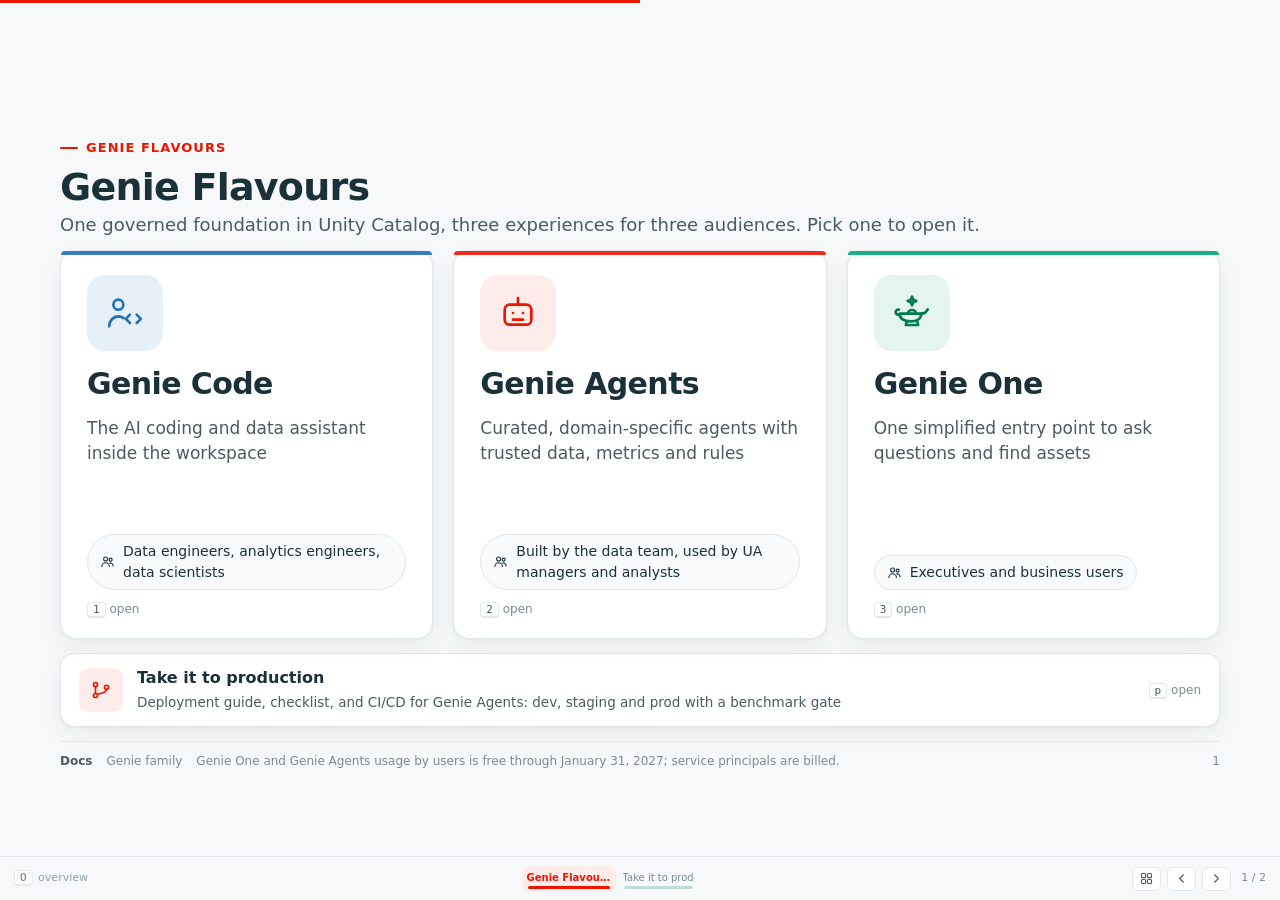
<file: index.html>
<!doctype html>
<html lang="en">
<head>
<meta charset="utf-8">
<meta name="viewport" content="width=device-width, initial-scale=1">
<title>Genie Flavours</title>
<link rel="icon" type="image/svg+xml" href="data:image/svg+xml,%3Csvg xmlns='http://www.w3.org/2000/svg' viewBox='0 0 32 32'%3E%3Cg fill='none' stroke='%23FF3621' stroke-width='3.2' stroke-linejoin='round' stroke-linecap='round'%3E%3Cpath d='M16 4 28 10.5 16 17 4 10.5Z' fill='%23FF3621'/%3E%3Cpath d='M4 16 16 22.5 28 16'/%3E%3Cpath d='M4 21.5 16 28 28 21.5'/%3E%3C/g%3E%3C/svg%3E">
<link rel="stylesheet" href="style.css?v=1795040000">
</head>
<body>

<!-- Inline SVG icon sprite (no emojis) -->
<svg width="0" height="0" style="position:absolute" aria-hidden="true">
  <symbol id="i-code" viewBox="0 0 24 24"><path d="M8 7l-5 5 5 5M16 7l5 5-5 5M14 4l-4 16"/></symbol>
  <symbol id="i-agent" viewBox="0 0 24 24"><rect x="4" y="7" width="16" height="12" rx="3"/><path d="M12 3v4M9 12h.01M15 12h.01M9 16h6"/></symbol>
  <symbol id="i-one" viewBox="0 0 24 24"><path d="M12 2.2l.75 1.85 1.85.75-1.85.75L12 7.4l-.75-1.85-1.85-.75 1.85-.75z"/><path d="M9.6 12.4c0-1.3 1.05-2.2 2.4-2.2s2.4.9 2.4 2.2"/><path d="M4.6 12.4h12.9c0 2.9-2.6 4.6-6.45 4.6S4.6 15.3 4.6 12.4z"/><path d="M17.5 12.4c1.6.1 2.9-.8 3.9-2.5"/><path d="M4.6 13.2c-1.5.1-2.4-.7-2.4-1.7 0-.9.8-1.6 1.9-1.5"/><path d="M8.9 17l-.6 2.2h7.4l-.6-2.2"/></symbol>
  <symbol id="i-layers" viewBox="0 0 24 24"><path d="M12 3l9 5-9 5-9-5z"/><path d="M3 13l9 5 9-5"/></symbol>
  <symbol id="i-db" viewBox="0 0 24 24"><ellipse cx="12" cy="6" rx="7" ry="3"/><path d="M5 6v12c0 1.7 3.1 3 7 3s7-1.3 7-3V6M5 12c0 1.7 3.1 3 7 3s7-1.3 7-3"/></symbol>
  <symbol id="i-tag" viewBox="0 0 24 24"><path d="M3 12V4h8l10 10-8 8z"/><circle cx="7.5" cy="8.5" r="1.3"/></symbol>
  <symbol id="i-page" viewBox="0 0 24 24"><path d="M6 3h9l4 4v14H6z"/><path d="M15 3v4h4M9 12h7M9 16h5"/></symbol>
  <symbol id="i-cert" viewBox="0 0 24 24"><path d="M12 3l2.4 1.8 3-.2.9 2.9 2.4 1.8-1 2.8 1 2.8-2.4 1.8-.9 2.9-3-.2L12 21l-2.4-1.8-3 .2-.9-2.9-2.4-1.8 1-2.8-1-2.8 2.4-1.8.9-2.9 3 .2z"/><path d="M8.5 12l2.4 2.4 4.6-4.8"/></symbol>
  <symbol id="i-file" viewBox="0 0 24 24"><path d="M14 3H6v18h12V7z"/><path d="M14 3v4h4M9 13h6M9 17h6M9 9h2"/></symbol>
  <symbol id="i-plug" viewBox="0 0 24 24"><path d="M9 3v5M15 3v5M6 8h12v3a6 6 0 01-12 0zM12 17v4"/></symbol>
  <symbol id="i-branch" viewBox="0 0 24 24"><circle cx="12" cy="5" r="2.2"/><circle cx="5" cy="19" r="2.2"/><circle cx="12" cy="19" r="2.2"/><circle cx="19" cy="19" r="2.2"/><path d="M12 7.2v9.6M12 11c-5 0-7 2-7 5.8M12 11c5 0 7 2 7 5.8"/></symbol>
  <symbol id="i-route" viewBox="0 0 24 24"><circle cx="6" cy="18" r="2.5"/><circle cx="18" cy="6" r="2.5"/><path d="M8.5 18H15a3 3 0 000-6H9a3 3 0 010-6h6.5"/></symbol>
  <symbol id="i-check" viewBox="0 0 24 24"><circle cx="12" cy="12" r="9"/><path d="M8 12.5l2.8 2.8L16.5 9.5"/></symbol>
  <symbol id="i-shield" viewBox="0 0 24 24"><path d="M12 3l8 3v6c0 4.5-3.4 8.3-8 9-4.6-.7-8-4.5-8-9V6z"/><path d="M9 12l2 2 4-4"/></symbol>
  <symbol id="i-bolt" viewBox="0 0 24 24"><path d="M13 3L5 13h6l-1 8 8-10h-6z"/></symbol>
  <symbol id="i-terminal" viewBox="0 0 24 24"><rect x="3" y="4" width="18" height="16" rx="2"/><path d="M7 9l3 3-3 3M12 15h5"/></symbol>
  <symbol id="i-play" viewBox="0 0 24 24"><circle cx="12" cy="12" r="9"/><path d="M10 8.5v7l6-3.5z"/></symbol>
  <symbol id="i-flag" viewBox="0 0 24 24"><path d="M5 21V4M5 4h11l-2 4 2 4H5"/></symbol>
  <symbol id="i-link" viewBox="0 0 24 24"><path d="M10 14a4 4 0 005.7 0l3-3a4 4 0 00-5.7-5.7l-1 1"/><path d="M14 10a4 4 0 00-5.7 0l-3 3a4 4 0 005.7 5.7l1-1"/></symbol>
  <symbol id="i-target" viewBox="0 0 24 24"><circle cx="12" cy="12" r="9"/><circle cx="12" cy="12" r="5"/><circle cx="12" cy="12" r="1.3"/></symbol>
  <symbol id="i-chart" viewBox="0 0 24 24"><path d="M4 20V4M4 20h16"/><path d="M8 16v-4M12 16V8M16 16v-6"/></symbol>
  <symbol id="i-users" viewBox="0 0 24 24"><circle cx="9" cy="8" r="3.2"/><path d="M3 20c0-3.3 2.7-6 6-6s6 2.7 6 6"/><circle cx="17" cy="9" r="2.4"/><path d="M15.5 14.3A5 5 0 0121 19"/></symbol>
  <symbol id="i-eye" viewBox="0 0 24 24"><path d="M2 12s3.6-7 10-7 10 7 10 7-3.6 7-10 7S2 12 2 12z"/><circle cx="12" cy="12" r="3"/></symbol>
  <symbol id="i-text" viewBox="0 0 24 24"><path d="M5 6h14M5 11h14M5 16h9"/></symbol>
  <symbol id="i-join" viewBox="0 0 24 24"><circle cx="9" cy="12" r="5.5"/><circle cx="15" cy="12" r="5.5"/></symbol>
  <symbol id="i-server" viewBox="0 0 24 24"><rect x="4" y="4" width="16" height="7" rx="2"/><rect x="4" y="13" width="16" height="7" rx="2"/><path d="M8 7.5h.01M8 16.5h.01"/></symbol>
  <symbol id="i-git" viewBox="0 0 24 24"><circle cx="6" cy="6" r="2.2"/><circle cx="6" cy="18" r="2.2"/><circle cx="18" cy="9" r="2.2"/><path d="M6 8.2v7.6M18 11.2c0 3-3 4.3-9.8 5.4"/></symbol>
  <symbol id="i-chat" viewBox="0 0 24 24"><path d="M4 5h16v11H9l-5 4z"/></symbol>
  <symbol id="i-loop" viewBox="0 0 24 24"><path d="M4 12a8 8 0 0113.7-5.7L20 8.5M20 4v4.5h-4.5M20 12a8 8 0 01-13.7 5.7L4 15.5M4 20v-4.5h4.5"/></symbol>
  <symbol id="i-dash" viewBox="0 0 24 24"><rect x="3" y="4" width="18" height="16" rx="2"/><path d="M3 9h18M8 20V9"/></symbol>
  <symbol id="i-alert" viewBox="0 0 24 24"><path d="M12 3l10 18H2z"/><path d="M12 10v5M12 18h.01"/></symbol>
  <symbol id="i-dev" viewBox="0 0 24 24"><circle cx="8" cy="7" r="3"/><path d="M2.5 20c0-3.3 2.5-6 5.5-6 1.2 0 2.3.4 3.2 1.1"/><path d="M15 13l-2.5 2.5L15 18M19 13l2.5 2.5L19 18"/></symbol>
  <symbol id="i-skill" viewBox="0 0 24 24"><path d="M5 4h10l4 4v12H5z"/><path d="M15 4v4h4"/><path d="M9 14l2 2 4-4"/></symbol>
  <symbol id="i-hash" viewBox="0 0 24 24"><path d="M9 4L7 20M17 4l-2 16M4 9h16M3 15h16"/></symbol>
  <symbol id="i-frame" viewBox="0 0 24 24"><rect x="3" y="4" width="18" height="16" rx="2"/><rect x="7" y="8" width="10" height="8" rx="1"/></symbol>
  <symbol id="i-clock" viewBox="0 0 24 24"><circle cx="12" cy="12" r="9"/><path d="M12 7v5l3 2"/></symbol>
  <symbol id="i-live" viewBox="0 0 24 24"><circle cx="12" cy="12" r="9"/><path d="M10 8.5v7l6-3.5z"/></symbol>
  <symbol id="i-copy" viewBox="0 0 24 24"><rect x="8" y="8" width="12" height="12" rx="2"/><path d="M16 8V5a1 1 0 00-1-1H5a1 1 0 00-1 1v10a1 1 0 001 1h3"/></symbol>
  <symbol id="i-grid" viewBox="0 0 24 24"><rect x="4" y="4" width="6.5" height="6.5" rx="1.5"/><rect x="13.5" y="4" width="6.5" height="6.5" rx="1.5"/><rect x="4" y="13.5" width="6.5" height="6.5" rx="1.5"/><rect x="13.5" y="13.5" width="6.5" height="6.5" rx="1.5"/></symbol>
  <symbol id="i-gate" viewBox="0 0 24 24"><path d="M3 20V9l9-5 9 5v11"/><path d="M7 20v-7h10v7"/><path d="M12 13v7"/></symbol>
  <symbol id="i-down" viewBox="0 0 24 24"><path d="M12 5v14M6 13l6 6 6-6"/></symbol>
  <symbol id="i-box" viewBox="0 0 24 24"><rect x="4" y="4" width="16" height="16" rx="4"/><path d="M8.5 12.3l2.4 2.4 4.7-5"/></symbol>
  <symbol id="i-left" viewBox="0 0 24 24"><path d="M15 6l-6 6 6 6"/></symbol>
  <symbol id="i-right" viewBox="0 0 24 24"><path d="M9 6l6 6-6 6"/></symbol>
</svg>

<div class="progress" id="progress"></div>

<div class="stage">
<div class="deck" id="deck">

<!-- Genie family deep dive (interactive tiles and sub-views) -->
<section class="slide s-tight" data-title="Genie Flavours" data-rail="Genie Flavours" data-color="c-red" data-tiles>
  <span class="kicker">Genie Flavours</span>
  <h1>Genie Flavours</h1>
  <p class="lede">One governed foundation in Unity Catalog, three experiences for three audiences. Pick one to open it.</p>
  <div class="body">
    <div class="bigtiles">
      <button class="bigtile" data-open="d-code">
        <span class="bt-ic"><svg class="ic xl"><use href="#i-dev"/></svg></span>
        <span class="bt-name">Genie Code</span>
        <span class="bt-what">The AI coding and data assistant inside the workspace</span>
        <span class="bt-who"><svg class="ic sm"><use href="#i-users"/></svg>Data engineers, analytics engineers, data scientists</span>
        <span class="bt-key"><kbd>1</kbd> open</span>
      </button>
      <button class="bigtile" data-open="d-agents">
        <span class="bt-ic"><svg class="ic xl"><use href="#i-agent"/></svg></span>
        <span class="bt-name">Genie Agents</span>
        <span class="bt-what">Curated, domain-specific agents with trusted data, metrics and rules</span>
        <span class="bt-who"><svg class="ic sm"><use href="#i-users"/></svg>Built by the data team, used by UA managers and analysts</span>
        <span class="bt-key"><kbd>2</kbd> open</span>
      </button>
      <button class="bigtile" data-open="d-one">
        <span class="bt-ic"><svg class="ic xl"><use href="#i-one"/></svg></span>
        <span class="bt-name">Genie One</span>
        <span class="bt-what">One simplified entry point to ask questions and find assets</span>
        <span class="bt-who"><svg class="ic sm"><use href="#i-users"/></svg>Executives and business users</span>
        <span class="bt-key"><kbd>3</kbd> open</span>
      </button>
    </div>
    <button class="slimtile" data-goslide="s-prod"><span class="badge-ic"><svg class="ic"><use href="#i-git"/></svg></span>
      <span><b>Take it to production</b><small>Deployment guide, checklist, and CI/CD for Genie Agents: dev, staging and prod with a benchmark gate</small></span>
      <span class="bt-key"><kbd>p</kbd> open</span></button>
  </div>
  <div class="foot"><div class="docs"><b>Docs</b>
    <a href="https://learn.microsoft.com/en-us/azure/databricks/genie/">Genie family</a>
    <span class="fnote">Genie One and Genie Agents usage by users is free through January 31, 2027; service principals are billed.</span>
  </div><span>1</span></div>

  <!-- Detail: Genie Code -->
  <div class="detail" id="d-code">
    <div class="d-head"><button class="back" data-close><svg class="ic sm"><use href="#i-left"/></svg>Back <kbd>Esc</kbd></button>
      <nav class="tabs"><button data-open="d-code" class="on"><kbd>1</kbd>Genie Code</button><button data-open="d-agents" class=""><kbd>2</kbd>Genie Agents</button><button data-open="d-bp" class=""><kbd>b</kbd>Agent best practices</button><button data-open="d-one" class=""><kbd>3</kbd>Genie One</button></nav>
      <span class="d-title"><span class="badge-ic"><svg class="ic"><use href="#i-dev"/></svg></span>Genie Code</span>
      <span class="d-sub">For data engineers, analytics engineers and data scientists</span></div>
    <div class="d-grid">
      <div class="d-col">
        <h3>Where it runs</h3>
        <div class="chips">
          <span class="chip">Notebooks</span><span class="chip">SQL editor</span><span class="chip">Lakeflow Pipelines Editor</span><span class="chip">AI/BI dashboards</span><span class="chip">MLflow</span><span class="chip">Full-page command center</span>
        </div>
        <h3 style="margin-top:14px">Ask it for a task, it plans and runs it</h3>
        <div class="prompt gc c-blue"><span class="gc-tag">Analyze</span><span class="gc-p">"Write SQL on mv_ua_performance that shows weekly CPI, CTR and IPM for PixelMuse on TikTok Ads since September, run it, and explain what changed."</span>
          <span class="gc-a"><button class="copy" data-copy="Write SQL on mv_ua_performance that shows weekly CPI, CTR and IPM for PixelMuse on TikTok Ads since September, run it, and explain what changed." data-label="Copy prompt"><svg class="ic sm"><use href="#i-copy"/></svg><span>Copy prompt</span></button><a class="live-btn gc-open" target="_blank" rel="noopener" hidden><svg class="ic sm"><use href="#i-live"/></svg>Open in Genie Code</a></span></div>
        <div class="prompt gc c-orange"><span class="gc-tag">Build</span><span class="gc-p">"Draft a metric view YAML mv_ua_creative_health with IPM, CTR and CPI by app, channel and install week, with comments, display names and synonyms. Show the YAML only."</span>
          <span class="gc-a"><button class="copy" data-copy="Draft a metric view YAML mv_ua_creative_health with IPM, CTR and CPI by app, channel and install week, with comments, display names and synonyms. Show the YAML only." data-label="Copy prompt"><svg class="ic sm"><use href="#i-copy"/></svg><span>Copy prompt</span></button><a class="live-btn gc-open" target="_blank" rel="noopener" hidden><svg class="ic sm"><use href="#i-live"/></svg>Open in Genie Code</a></span></div>
        <div class="prompt gc c-green"><span class="gc-tag">Explain</span><span class="gc-p">"Explain how ROAS D7 is defined in mv_ua_performance, why immature cohorts are excluded, and how it differs from Blended ROAS."</span>
          <span class="gc-a"><button class="copy" data-copy="Explain how ROAS D7 is defined in mv_ua_performance, why immature cohorts are excluded, and how it differs from Blended ROAS." data-label="Copy prompt"><svg class="ic sm"><use href="#i-copy"/></svg><span>Copy prompt</span></button><a class="live-btn gc-open" target="_blank" rel="noopener" hidden><svg class="ic sm"><use href="#i-live"/></svg>Open in Genie Code</a></span></div>
        <p class="fine gc-hint" hidden>Opens the demo notebook: press Cmd+I and paste.</p>
        <p class="fine">Autonomous agent: plans, retrieves context, runs code and fixes errors. Governed by your Unity Catalog permissions.</p>
      </div>
      <div class="d-col">
        <div class="card tight">
          <div class="head"><div class="badge-ic"><svg class="ic"><use href="#i-skill"/></svg></div><h2>Skill-aware</h2></div>
          <ul>
            <li>Ships with built-in skills for notebooks, Unity Catalog, dashboards, pipelines and MLflow</li>
            <li>Add your own: workspace skills in <code>Workspace/.assistant/skills/</code>, user skills in your home folder</li>
            <li>Open Agent Skills standard; loaded automatically when relevant, or <code>@</code> mention one</li>
          </ul>
        </div>
        <button class="cta" data-open="d-own">
          <span class="badge-ic"><svg class="ic"><use href="#i-terminal"/></svg></span>
          <span><b>Your IDE, your coding agent</b><small>Not everyone builds in Genie Code. Use VS Code or Cursor with Claude Code, Codex or Cursor Agent, connected through Unity Gateway</small></span>
          <span class="bt-key"><kbd>C</kbd> open</span>
        </button>
      </div>
    </div>
    <div class="foot"><div class="docs"><b>Docs</b>
      <a href="https://learn.microsoft.com/en-us/azure/databricks/genie-code/">Genie Code</a>
      <a href="https://learn.microsoft.com/en-us/azure/databricks/genie-code/skills">Genie Code skills</a>
      <a href="https://learn.microsoft.com/en-us/azure/databricks/agent-skills/">Agent skills for coding assistants</a>
      <a href="https://learn.microsoft.com/en-us/azure/databricks/genie-agents/monitor#debug-responses-with-genie-code">Debug Genie with Genie Code</a>
    </div><span>Genie Flavours / Genie Code</span></div>
  </div>

  <!-- Detail: Genie Agents -->
  <div class="detail" id="d-agents">
    <div class="d-head"><button class="back" data-close><svg class="ic sm"><use href="#i-left"/></svg>Back <kbd>Esc</kbd></button>
      <nav class="tabs"><button data-open="d-code" class=""><kbd>1</kbd>Genie Code</button><button data-open="d-agents" class="on"><kbd>2</kbd>Genie Agents</button><button data-open="d-bp" class=""><kbd>b</kbd>Agent best practices</button><button data-open="d-one" class=""><kbd>3</kbd>Genie One</button></nav>
      <span class="d-title"><span class="badge-ic"><svg class="ic"><use href="#i-agent"/></svg></span>Genie Agents</span>
      <span class="d-sub">Domain-specific environments where data teams configure trusted data, metrics and business rules</span></div>
    <div class="personas">
      <div class="p-group">
        <div class="persona c-blue"><span class="p-ic"><svg class="ic"><use href="#i-dev"/></svg></span><b>Curator</b><small>data team</small></div>
        <span class="plus">+</span>
        <div class="persona c-orange"><span class="p-ic"><svg class="ic"><use href="#i-target"/></svg></span><b>Subject matter expert</b><small>e.g. UA lead</small></div>
      </div>
      <div class="p-arrow c-orange"><span>build and tune</span><svg viewBox="0 0 120 16" class="arr"><path d="M2 8h112M106 2l8 6-8 6"/></svg><small>metric views, examples, benchmarks</small></div>
      <div class="persona agent c-red"><span class="p-ic"><svg class="ic"><use href="#i-agent"/></svg></span><b>UA Performance</b><small>Genie Agent</small></div>
      <div class="p-arrow c-green"><span>ask</span><svg viewBox="0 0 120 16" class="arr"><path d="M2 8h112M106 2l8 6-8 6"/></svg><small>in plain language</small></div>
      <div class="persona c-green"><span class="p-ic"><svg class="ic"><use href="#i-users"/></svg></span><b>End users</b><small>UA managers, marketing analysts</small></div>
    </div>
    <div class="d-grid" style="margin-top:14px">
      <div class="d-col">
        <h3>Questions it should answer</h3>
        <div class="bubble">Which channels had the best ROAS D7 in October?</div>
        <div class="bubble">Why did PixelMuse CPI on TikTok go up in October?</div>
        <div class="bubble">Which campaigns are below a 20% ROAS D7 target?</div>
        <button class="cta c-orange" data-open="d-bp"><span class="badge-ic"><svg class="ic"><use href="#i-check"/></svg></span><span><b>Agent best practices</b><small>How to build an agent like this one: nine habits from the official docs</small></span><span class="bt-key"><kbd>b</kbd> open</span></button>
      </div>
      <div class="d-col">
        <h3>Ways to reach it</h3>
        <div class="access">
          <a href="https://learn.microsoft.com/en-us/azure/databricks/genie-agents/talk-to-genie"><svg class="ic sm"><use href="#i-chat"/></svg>Genie Agent UI</a>
          <a href="https://learn.microsoft.com/en-us/azure/databricks/genie-one/chat"><svg class="ic sm"><use href="#i-one"/></svg>Genie One</a>
          <a href="https://learn.microsoft.com/en-us/azure/databricks/genie-one/genie-slack"><svg class="ic sm"><use href="#i-hash"/></svg>Slack</a>
          <a href="https://learn.microsoft.com/en-us/azure/databricks/integrations/msft-teams"><svg class="ic sm"><use href="#i-users"/></svg>Microsoft Teams</a>
          <a href="https://learn.microsoft.com/en-us/azure/databricks/genie-agents/embed"><svg class="ic sm"><use href="#i-frame"/></svg>Embedded in an app (iframe)</a>
          <a href="https://learn.microsoft.com/en-us/azure/databricks/genie-agents/conversation-api"><svg class="ic sm"><use href="#i-server"/></svg>Conversation API</a>
          <a href="https://learn.microsoft.com/en-us/azure/databricks/agents/mcp-tools/genie-agent"><svg class="ic sm"><use href="#i-terminal"/></svg>Genie Agent MCP server <span class="pill pp">Public Preview</span></a>
          <a href="https://learn.microsoft.com/en-us/azure/databricks/dashboards/genie-spaces"><svg class="ic sm"><use href="#i-dash"/></svg>Ask Genie on dashboards</a>
        </div>
        <button class="cta" data-goslide="s-prod" style="margin-top:16px"><span class="badge-ic"><svg class="ic"><use href="#i-git"/></svg></span><span><b>Take it to production</b><small>Deployment guide, checklist and CI/CD with a benchmark gate</small></span><span class="bt-key"><kbd>p</kbd> open</span></button>
      </div>
    </div>
    <div class="foot"><div class="docs"><b>Docs</b>
      <a href="https://learn.microsoft.com/en-us/azure/databricks/genie-agents/">Genie Agents</a>
      <a href="https://learn.microsoft.com/en-us/azure/databricks/genie-agents/best-practices">Curate an effective agent</a>
      <a href="https://learn.microsoft.com/en-us/azure/databricks/genie-agents/monitor">Test and monitor</a>
    </div><span>Genie Flavours / Genie Agents</span></div>
  </div>

  <!-- Detail: Genie One -->
  <div class="detail" id="d-one">
    <div class="d-head"><button class="back" data-close><svg class="ic sm"><use href="#i-left"/></svg>Back <kbd>Esc</kbd></button>
      <nav class="tabs"><button data-open="d-code" class=""><kbd>1</kbd>Genie Code</button><button data-open="d-agents" class=""><kbd>2</kbd>Genie Agents</button><button data-open="d-bp" class=""><kbd>b</kbd>Agent best practices</button><button data-open="d-one" class="on"><kbd>3</kbd>Genie One</button></nav>
      <span class="d-title"><span class="badge-ic"><svg class="ic"><use href="#i-one"/></svg></span>Genie One</span>
      <span class="d-sub">For executives, leadership and cross-functional business users <button class="ent-btn" data-ent><svg class="ic sm"><use href="#i-shield"/></svg>Enterprise-ready features</button></span></div>
    <div class="d-grid one">
      <div class="d-col">
        <svg class="onemap" viewBox="0 0 620 236" role="img" aria-label="Genie One routes a question to Genie Agents, dashboards, apps, metric views and Pages under the asking user's Unity Catalog permissions">
          <rect x="6" y="62" width="608" height="170" rx="14" class="frame"/>
          <text x="20" y="225" class="frame-t">Unity Catalog permissions of the asking user</text>
          <rect x="210" y="4" width="200" height="44" rx="12" class="hub"/>
          <text x="310" y="24" class="hub-t">Genie One</text>
          <text x="310" y="40" class="hub-s">routes, answers, cites sources</text>
          <g class="edges"><path d="M310 48 V74"/><path d="M85 74 H535"/><path d="M85 74 V84"/><path d="M235 74 V84"/><path d="M385 74 V84"/><path d="M535 74 V84"/>
            <path d="M160 74 V150"/><path d="M310 74 V150"/><path d="M460 74 V150"/></g>
          <g class="node agent"><rect x="20" y="84" width="130" height="50" rx="10"/><text x="85" y="105">UA</text><text x="85" y="121">Performance</text></g>
          <g class="node agent"><rect x="170" y="84" width="130" height="50" rx="10"/><text x="235" y="105">Subscription</text><text x="235" y="121">Revenue</text></g>
          <g class="node agent"><rect x="320" y="84" width="130" height="50" rx="10"/><text x="385" y="105">UA Playbook</text><text x="385" y="121">(files)</text></g>
          <g class="node"><rect x="470" y="84" width="130" height="50" rx="10"/><text x="535" y="105">AI/BI</text><text x="535" y="121">dashboards</text></g>
          <g class="node"><rect x="94" y="150" width="132" height="44" rx="10"/><text x="160" y="176">Metric views, tables</text></g>
          <g class="node page"><rect x="244" y="150" width="132" height="44" rx="10"/><text x="310" y="176">Pages</text></g>
          <g class="node"><rect x="394" y="150" width="132" height="44" rx="10"/><text x="460" y="176">Apps</text></g>
        </svg>
        <p class="fine">"It searches available Genie Agents for one relevant to your question." If none matches, it searches for relevant data assets.</p>
      </div>
      <div class="d-col">
        <h3>Use it when</h3>
        <div class="scen"><svg class="ic sm"><use href="#i-chart"/></svg><span>The CEO asks how marketing efficiency trended this quarter across all apps</span></div>
        <div class="scen"><svg class="ic sm"><use href="#i-route"/></svg><span>Someone needs the right dashboard or agent without knowing where it lives</span></div>
        <div class="scen"><svg class="ic sm"><use href="#i-page"/></svg><span>A manager asks for the definition of pLTV and gets the certified Page, cited</span></div>
        <div class="scen"><svg class="ic sm"><use href="#i-clock"/></svg><span>A morning briefing across domains, as a scheduled task by email</span></div>
      </div>
    </div>
    <div class="onto">
      <div class="onto-h"><svg class="ic"><use href="#i-layers"/></svg><b>Genie Ontology</b><span>"Genie treats modeled knowledge as more authoritative than learned knowledge, so it takes precedence when the two conflict."</span></div>
      <div class="onto-g">
        <div class="onto-c mod"><h4>Modeled knowledge <small>you define, govern and certify</small></h4><div class="chips">
          <a class="chip" href="https://learn.microsoft.com/en-us/azure/databricks/uc-semantics/agent-metadata">Metric views: comments, display names, synonyms, formats</a>
          <a class="chip" href="https://learn.microsoft.com/en-us/azure/databricks/uc-semantics/pages">Pages with synonyms</a>
          <a class="chip" href="https://learn.microsoft.com/en-us/azure/databricks/uc-semantics/domains">Domains</a>
          <a class="chip" href="https://learn.microsoft.com/en-us/azure/databricks/uc-semantics/wikis">Wikis <span class="pill beta">Beta</span></a>
          <a class="chip" href="https://learn.microsoft.com/en-us/azure/databricks/data-governance/unity-catalog/certify-deprecate-data">Certification and deprecation</a>
          <a class="chip" href="https://learn.microsoft.com/en-us/azure/databricks/genie/genie-ontology/">Curated Genie Agents</a></div></div>
        <div class="onto-c lrn"><h4>Learned knowledge <small>extracted automatically, ranked by authority</small></h4><div class="chips">
          <span class="chip">Metric views</span><span class="chip">Dashboards</span><span class="chip">SQL queries, incl. dbt runs</span><span class="chip">Genie Agents</span>
          <a class="chip" href="https://learn.microsoft.com/en-us/azure/databricks/genie/genie-ontology/external-knowledge-sources/">BI tool definitions <span class="pill beta">Beta</span></a></div></div>
        <div class="onto-c base"><h4>Also in play</h4><div class="chips">
          <a class="chip" href="https://learn.microsoft.com/en-us/azure/databricks/genie-agents/concepts">UC table and column comments, PK and FK (Genie Agents)</a>
          <a class="chip" href="https://learn.microsoft.com/en-us/azure/databricks/genie-one/chat">Your memories and past conversations (Genie One, cited)</a></div></div>
        <a class="onto-c ready" href="https://github.com/databricks-solutions/genie-ontology-readiness" target="_blank" rel="noopener"><h4>Check your readiness</h4>
          <div class="verbs"><span><b>Assess</b> 7 pillars, 0 to 100 score</span><span><b>Plan</b> prioritized actions</span><span><b>Learn</b> best practices</span></div>
          <span class="gh"><svg class="ic sm"><use href="#i-git"/></svg>genie-ontology-readiness (Databricks App)</span><span class="cta">Run it on your workspace <span aria-hidden="true">&rarr;</span></span></a>
      </div>
    </div>
    <div class="ent-modal" id="ent-modal"><div class="ent-box"><div class="bp-mh"><span class="bpc-ic c-green"><svg class="ic"><use href="#i-shield"/></svg></span><b>Genie One: enterprise-ready</b><button class="back" data-closeent>Close <kbd>Esc</kbd></button></div><div class="ent-grid"><div class="ent-card c-green"><span class="ent-ic"><svg class="ic"><use href="#i-dash"/></svg></span><div class="ent-t">Branded homepage</div><div class="ent-l">Admins set brand color, logo, a Markdown welcome and pinned agents or dashboards.</div><a href="https://learn.microsoft.com/en-us/azure/databricks/genie-one/customize-genie-homepage" target="_blank" rel="noopener">Docs</a></div><div class="ent-card c-blue"><span class="ent-ic"><svg class="ic"><use href="#i-link"/></svg></span><div class="ent-t">Custom URL<span class="pill pp">Public Preview</span></div><div class="ent-l">One branded entry point for the account, for example acme.azuredatabricks.net/one.</div><a href="https://learn.microsoft.com/en-us/azure/databricks/admin/account-settings/custom-url" target="_blank" rel="noopener">Docs</a></div><div class="ent-card c-navy"><span class="ent-ic"><svg class="ic"><use href="#i-layers"/></svg></span><div class="ent-t">Account-level Genie One</div><div class="ent-l">A unified view across workspaces that shows only assets shared with each user.</div><a href="https://learn.microsoft.com/en-us/azure/databricks/genie-one/#account-level-genie-one" target="_blank" rel="noopener">Docs</a></div><div class="ent-card c-red"><span class="ent-ic"><svg class="ic"><use href="#i-shield"/></svg></span><div class="ent-t">Runs as the user</div><div class="ent-l">Queries run as the asker: UC privileges, row filters, masks and bindings apply.</div><a href="https://learn.microsoft.com/en-us/azure/databricks/genie-one/#governance-and-permissions" target="_blank" rel="noopener">Docs</a></div><div class="ent-card c-orange"><span class="ent-ic"><svg class="ic"><use href="#i-users"/></svg></span><div class="ent-t">Least-privilege access</div><div class="ent-l">Consumer access, the least-privileged entitlement, is enough for chat.</div><a href="https://learn.microsoft.com/en-us/azure/databricks/genie-one/#open-genie-one" target="_blank" rel="noopener">Docs</a></div><div class="ent-card c-blue"><span class="ent-ic"><svg class="ic"><use href="#i-users"/></svg></span><div class="ent-t">Account-only users<span class="pill beta">Beta</span></div><div class="ent-l">Users from your identity provider without a workspace get a limited experience.</div><a href="https://learn.microsoft.com/en-us/azure/databricks/genie-one/account-only-user-access" target="_blank" rel="noopener">Docs</a></div><div class="ent-card c-navy"><span class="ent-ic"><svg class="ic"><use href="#i-server"/></svg></span><div class="ent-t">Front-end Private Link<span class="pill beta">Beta</span></div><div class="ent-l">Reach account-level Genie One over a private connection.</div><a href="https://learn.microsoft.com/en-us/azure/databricks/security/network/front-end/front-end-private-connect-account" target="_blank" rel="noopener">Docs</a></div><div class="ent-card c-green"><span class="ent-ic"><svg class="ic"><use href="#i-chart"/></svg></span><div class="ent-t">Genie tracing<span class="pill beta">Beta</span></div><div class="ent-l">Prompts, responses and tool results land in the Unity Gateway trace table.</div><a href="https://learn.microsoft.com/en-us/azure/databricks/ai-gateway/genie-traces" target="_blank" rel="noopener">Docs</a></div><div class="ent-card c-orange"><span class="ent-ic"><svg class="ic"><use href="#i-plug"/></svg></span><div class="ent-t">External sources via MCP</div><div class="ent-l">Per-user OAuth; the gateway authorizes each call and records usage.</div><a href="https://learn.microsoft.com/en-us/azure/databricks/genie-one/external-sources" target="_blank" rel="noopener">Docs</a></div><div class="ent-card c-red"><span class="ent-ic"><svg class="ic"><use href="#i-chat"/></svg></span><div class="ent-t">Where people work</div><div class="ent-l">Slack, Microsoft Teams and mobile, plus a Chrome extension (Beta).</div><a href="https://learn.microsoft.com/en-us/azure/databricks/genie-one/mobile" target="_blank" rel="noopener">Docs</a></div></div><p class="fine">No chip means the docs show no preview label. Custom URL and the account-level view are configured by account admins.</p></div></div>
    <div class="foot"><div class="docs"><b>Docs</b>
      <a href="https://learn.microsoft.com/en-us/azure/databricks/genie-one/">Genie One</a>
      <a href="https://learn.microsoft.com/en-us/azure/databricks/genie-one/chat">Chat in Genie One</a>
      <a href="https://learn.microsoft.com/en-us/azure/databricks/genie/genie-ontology/">Genie Ontology</a>
      <a href="https://learn.microsoft.com/en-us/azure/databricks/uc-semantics/">Unity Catalog semantics</a>
    </div><span>Genie Flavours / Genie One</span></div>
  </div>
  <!-- Detail: own coding agent -->
  <div class="detail" id="d-own" data-parent="d-code">
    <div class="d-head"><button class="back" data-open="d-code"><svg class="ic sm"><use href="#i-left"/></svg>Genie Code <kbd>Esc</kbd></button>
      <nav class="tabs"><button data-open="d-code" class="on"><kbd>1</kbd>Genie Code</button><button data-open="d-agents" class=""><kbd>2</kbd>Genie Agents</button><button data-open="d-bp" class=""><kbd>b</kbd>Agent best practices</button><button data-open="d-one" class=""><kbd>3</kbd>Genie One</button></nav>
      <span class="d-title"><span class="badge-ic"><svg class="ic"><use href="#i-terminal"/></svg></span>Your IDE, your coding agent</span>
      <span class="d-sub">Genie Code is one option, not the only one. Keep VS Code or Cursor and Claude Code, Codex or Cursor Agent: Unity Gateway connects them to governed models, Genie and your skills.</span></div>
    <div class="own">
      <div class="card tight own-c">
        <div class="head"><div class="badge-ic"><svg class="ic"><use href="#i-bolt"/></svg></div><h2>Connect with the Unity Gateway CLI</h2><span class="pill ga">Unity Gateway GA</span></div>
<pre class="mini"><span class="c"># install once (needs Python 3.12+ and uv)</span>
uv tool install git+https://github.com/databricks/unity-gateway
<span class="c"># launch your agent from the project folder; sign in on first use</span>
ug claude        <span class="c"># Claude Code: models, MCP, skills</span>
ug codex         <span class="c"># Codex: models, MCP, skills</span>
ug mcp add --agents cursor   <span class="c"># Cursor IDE: MCP tools</span>
ug cursor        <span class="c"># Cursor Agent CLI: MCP only</span></pre>
        <p class="fine" style="margin:2px 0 0">Manual alternative: point the agent at <code>https://&lt;workspace-hostname&gt;/ai-gateway/anthropic</code> (Claude Code), <code>.../ai-gateway/codex/v1</code> (Codex) or <code>.../ai-gateway/cursor/v1</code> (Cursor IDE) with a Databricks token.</p>
        <h3>What you get</h3>
        <ul>
          <li>Every request in <code>system.ai_gateway.usage</code>: user, model, tokens, session, agent</li>
          <li>Coding Agents usage dashboard; spend limits with <code>ug usage</code>; admins can configure agents centrally</li>
          <li>Unified trace table for gateway and agent traces <span class="pill beta">Beta</span></li>
        </ul>
      </div>
      <div class="card tight own-c">
        <div class="head"><div class="badge-ic"><svg class="ic"><use href="#i-plug"/></svg></div><h2>Genie and data as tools (MCP)</h2></div>
<pre class="mini"><span class="c"># add Genie One to your agent</span>
ug mcp add --agents claude --names system.ai.genie_one_mcp
<span class="c"># manual: Genie One MCP</span>
https://&lt;workspace-hostname&gt;/ai-gateway/mcp-services/
  system.ai.genie_one_mcp?o=&lt;workspace-id&gt;
<span class="c"># manual: one curated Genie Agent</span>
https://&lt;workspace-hostname&gt;/api/2.0/mcp/genie/&lt;space-id&gt;</pre>
        <div class="mcp-list">
          <span><b>Genie One MCP</b> <span class="pill ga">GA</span> needs <code>EXECUTE</code> on <code>system.ai.genie_one_mcp</code>; OAuth scope <code>ai-gateway</code></span>
          <span><b>Genie Agent MCP</b> <span class="pill pp">Public Preview</span> Managed MCP Servers preview; OAuth scope <code>genie</code></span>
          <span><b>Databricks SQL MCP</b> <span class="pill beta">Beta</span> <code>system.ai.dbsql</code></span>
        </div>
        <h3>Skills for building on Databricks</h3>
        <ul>
          <li><code>databricks aitools install</code>: official <a href="https://github.com/databricks/databricks-agent-skills">Databricks agent skills</a>, the skills we used to build this demo</li>
          <li><code>ug skills add</code>: your team's published skills <span class="pill beta">Beta</span></li>
        </ul>
      </div>
    </div>
    <div class="ide">
      <svg class="ic"><use href="#i-git"/></svg><b>Build and deploy from the IDE</b>
      <a href="https://learn.microsoft.com/en-us/azure/databricks/dev-tools/vscode-ext/">Databricks IDE extension for VS Code and Cursor</a>
      <a href="https://learn.microsoft.com/en-us/azure/databricks/dev-tools/bundles/">Declarative Automation Bundles</a>
      <a href="https://learn.microsoft.com/en-us/azure/databricks/dev-tools/cli/">Databricks CLI: <code>databricks bundle deploy</code></a>
    </div>
    <div class="foot"><div class="docs"><b>Docs</b>
      <a href="https://learn.microsoft.com/en-us/azure/databricks/ai-gateway/coding-agent-quickstart">Get started (ug)</a>
      <a href="https://learn.microsoft.com/en-us/azure/databricks/ai-gateway/coding-agent-supported-agents">Supported coding agents</a>
      <a href="https://learn.microsoft.com/en-us/azure/databricks/ai-gateway/coding-agent-claude">Claude Code</a>
      <a href="https://learn.microsoft.com/en-us/azure/databricks/ai-gateway/coding-agent-codex">Codex</a>
      <a href="https://learn.microsoft.com/en-us/azure/databricks/ai-gateway/coding-agent-cursor">Cursor</a>
      <a href="https://learn.microsoft.com/en-us/azure/databricks/ai-gateway/coding-agent-observability">Monitor coding agents</a>
      <a href="https://learn.microsoft.com/en-us/azure/databricks/agents/mcp-tools/genie-mcp">Genie One MCP</a>
      <a href="https://learn.microsoft.com/en-us/azure/databricks/agent-skills/">Agent skills</a>
    </div><span>Genie Flavours / Genie Code / your IDE</span></div>
  </div>
  <!-- Detail: Agent best practices (between Genie Agents and Genie One) -->
  <div class="detail" id="d-bp">
    <div class="d-head"><button class="back" data-close><svg class="ic sm"><use href="#i-left"/></svg>Back <kbd>Esc</kbd></button>
      <nav class="tabs"><button data-open="d-code" class=""><kbd>1</kbd>Genie Code</button><button data-open="d-agents" class=""><kbd>2</kbd>Genie Agents</button><button data-open="d-bp" class="on"><kbd>b</kbd>Agent best practices</button><button data-open="d-one" class=""><kbd>3</kbd>Genie One</button></nav>
      <span class="d-title"><span class="badge-ic"><svg class="ic"><use href="#i-check"/></svg></span>Best practices for Genie Agents</span>
      <span class="d-sub">Nine habits from the official docs. Open any card for the details.</span></div>
    <div class="bpcards">
      <div class="bpc">
        <div class="bpc-ic"><svg class="ic"><use href="#i-target"/></svg></div>
        <div class="bpc-t">Scope and audience</div>
        <div class="bpc-l">One topic, one audience, few tables.</div>
        <p class="bpc-what">Each agent covers one business area for one audience, so Genie picks the right tables and joins.</p>
        <div class="bpc-a"><button class="more-btn" data-more="m0">See more</button><a href="https://learn.microsoft.com/en-us/azure/databricks/genie-agents/best-practices#define-the-purpose-of-your-agent">Docs</a></div>
        <div class="bpc-more" id="m0"><ul><li><a href="https://learn.microsoft.com/en-us/azure/databricks/genie-agents/best-practices#define-the-purpose-of-your-agent">One topic and one audience per agent</a></li><li><a href="https://learn.microsoft.com/en-us/azure/databricks/genie-agents/best-practices#start-small">Five or fewer tables, few columns; 50 is the hard limit</a></li><li><a href="https://learn.microsoft.com/en-us/azure/databricks/genie-agents/set-up#configure-settings">Describe the purpose in the agent description</a></li></ul></div>
      </div>
      <div class="bpc">
        <div class="bpc-ic"><svg class="ic"><use href="#i-text"/></svg></div>
        <div class="bpc-t">Data and metadata</div>
        <div class="bpc-l">Describe everything in Unity Catalog.</div>
        <p class="bpc-what">Genie reads Unity Catalog comments, keys and synonyms to choose the right tables, columns and joins.</p>
        <div class="bpc-a"><button class="more-btn" data-more="m1">See more</button><a href="https://learn.microsoft.com/en-us/azure/databricks/genie-agents/best-practices">Docs</a></div>
        <div class="bpc-more" id="m1"><ul><li><a href="https://learn.microsoft.com/en-us/azure/databricks/genie-agents/best-practices#start-small">Clear UC table and column descriptions</a></li><li><a href="https://learn.microsoft.com/en-us/azure/databricks/genie-agents/tune-quality#knowledge-mining-recommendations">PK and FK become join relationships</a></li><li><a href="https://learn.microsoft.com/en-us/azure/databricks/genie-agents/tune-quality#hide-or-show-relevant-columns">Pre-join into views or metric views; hide confusing columns</a></li></ul></div>
      </div>
      <div class="bpc">
        <div class="bpc-ic"><svg class="ic"><use href="#i-code"/></svg></div>
        <div class="bpc-t">Teach with SQL</div>
        <div class="bpc-l">SQL over prose, every time.</div>
        <p class="bpc-what">Example queries and SQL expressions show Genie the exact logic, which works better than describing it in text.</p>
        <div class="bpc-a"><button class="more-btn" data-more="m2">See more</button><a href="https://learn.microsoft.com/en-us/azure/databricks/genie-agents/tune-quality">Docs</a></div>
        <div class="bpc-more" id="m2"><ul><li><a href="https://learn.microsoft.com/en-us/azure/databricks/genie-agents/tune-quality#add-example-sql-queries-and-functions">Example SQL titled with the typical phrasing</a></li><li><a href="https://learn.microsoft.com/en-us/azure/databricks/genie-agents/tune-quality#trusted-assets">Parameters and SQL functions as trusted assets</a></li><li><a href="https://learn.microsoft.com/en-us/azure/databricks/genie-agents/tune-quality#define-sql-expressions">SQL expressions for measures, filters, fields</a></li><li><a href="https://learn.microsoft.com/en-us/azure/databricks/genie-agents/tune-quality#define-join-relationships">Join relationships when keys are not enough</a></li></ul></div>
      </div>
      <div class="bpc">
        <div class="bpc-ic"><svg class="ic"><use href="#i-eye"/></svg></div>
        <div class="bpc-t">Prompt matching</div>
        <div class="bpc-l">Match values users actually type.</div>
        <p class="bpc-what">Maps what users type, such as "tik tok", to the value stored in the data, such as "TikTok Ads".</p>
        <div class="bpc-a"><button class="more-btn" data-more="m3">See more</button><a href="https://learn.microsoft.com/en-us/azure/databricks/genie-agents/tune-quality#prompt-matching-overview">Docs</a></div>
        <div class="bpc-more" id="m3"><ul><li><a href="https://learn.microsoft.com/en-us/azure/databricks/genie-agents/tune-quality#manage-format-assistance">Format assistance is on by default</a></li><li><a href="https://learn.microsoft.com/en-us/azure/databricks/genie-agents/tune-quality#prompt-matching-components">Entity matching on categorical strings: up to 120 columns, 1,024 values each</a></li><li><a href="https://learn.microsoft.com/en-us/azure/databricks/genie-agents/tune-quality#prompt-matching-components">A row filter excludes the whole table from prompt matching</a></li></ul></div>
      </div>
      <div class="bpc">
        <div class="bpc-ic"><svg class="ic"><use href="#i-chat"/></svg></div>
        <div class="bpc-t">Instructions last</div>
        <div class="bpc-l">Text only for global rules.</div>
        <p class="bpc-what">Text instructions are open to interpretation: keep them for rules that SQL and metadata cannot express.</p>
        <div class="bpc-a"><button class="more-btn" data-more="m4">See more</button><a href="https://learn.microsoft.com/en-us/azure/databricks/genie-agents/best-practices#choose-the-right-instruction-type">Docs</a></div>
        <div class="bpc-more" id="m4"><ul><li><a href="https://learn.microsoft.com/en-us/azure/databricks/genie-agents/best-practices#choose-the-right-instruction-type">Text only for global rules SQL cannot express</a></li><li><a href="https://learn.microsoft.com/en-us/azure/databricks/genie-agents/best-practices#prompt-genie-to-ask-clarification-questions">Explicit clarification triggers</a></li><li><a href="https://learn.microsoft.com/en-us/azure/databricks/genie-agents/best-practices#customize-summaries">A summary section; no conflicts with the SQL</a></li></ul></div>
      </div>
      <div class="bpc">
        <div class="bpc-ic"><svg class="ic"><use href="#i-check"/></svg></div>
        <div class="bpc-t">Evaluate and monitor</div>
        <div class="bpc-l">Measure before and after every change.</div>
        <p class="bpc-what">Benchmarks are test questions with known answers; rerun them to see whether a change helped or hurt.</p>
        <div class="bpc-a"><button class="more-btn" data-more="m5">See more</button><a href="https://learn.microsoft.com/en-us/azure/databricks/genie-agents/monitor">Docs</a></div>
        <div class="bpc-more" id="m5"><ul><li><a href="https://learn.microsoft.com/en-us/azure/databricks/genie-agents/monitor#use-benchmarks-to-test-alternate-question-phrasings">Benchmarks with two to four phrasings per question</a></li><li><a href="https://learn.microsoft.com/en-us/azure/databricks/genie-agents/monitor#analyze-a-benchmark-run-with-genie-code">Rerun after every change; analyze a run with Genie Code</a></li><li><a href="https://learn.microsoft.com/en-us/azure/databricks/genie-agents/monitor#response-feedback">Monitor tab and feedback; feedback alone changes nothing</a></li></ul></div>
      </div>
      <div class="bpc">
        <div class="bpc-ic"><svg class="ic"><use href="#i-shield"/></svg></div>
        <div class="bpc-t">Govern</div>
        <div class="bpc-l">Answers run as the asking user.</div>
        <p class="bpc-what">Every answer runs with the asking user's permissions, so row filters and column masks still apply.</p>
        <div class="bpc-a"><button class="more-btn" data-more="m6">See more</button><a href="https://learn.microsoft.com/en-us/azure/databricks/genie-agents/concepts#how-data-access-works">Docs</a></div>
        <div class="bpc-more" id="m6"><ul><li><a href="https://learn.microsoft.com/en-us/azure/databricks/genie-agents/concepts#how-data-access-works">Data access is always the end user's own UC identity</a></li><li><a href="https://learn.microsoft.com/en-us/azure/databricks/genie-agents/set-up#share-a-genie-agent">Row filters and column masks apply per user</a></li><li><a href="https://learn.microsoft.com/en-us/azure/databricks/genie-agents/set-up#share-a-genie-agent">Users need SELECT and CAN VIEW or CAN RUN</a></li><li><a href="https://learn.microsoft.com/en-us/azure/databricks/genie-agents/set-up#assign-certification-to-a-genie-agent">Certify the agent; deprecate legacy assets</a></li></ul></div>
      </div>
      <div class="bpc">
        <div class="bpc-ic"><svg class="ic"><use href="#i-server"/></svg></div>
        <div class="bpc-t">Compute and cost</div>
        <div class="bpc-l">Serverless warehouse, user identity.</div>
        <p class="bpc-what">Queries run on your SQL warehouse; serverless starts quickly and scales with demand.</p>
        <div class="bpc-a"><button class="more-btn" data-more="m7">See more</button><a href="https://learn.microsoft.com/en-us/azure/databricks/genie-agents/set-up#configure-settings">Docs</a></div>
        <div class="bpc-more" id="m7"><ul><li><a href="https://learn.microsoft.com/en-us/azure/databricks/genie-agents/set-up#configure-settings">Pro or serverless warehouse; serverless recommended</a></li><li><a href="https://learn.microsoft.com/en-us/azure/databricks/genie-agents/troubleshooting#performance-issues">Queries over 5 minutes are cancelled: use views or trusted assets</a></li><li><a href="https://learn.microsoft.com/en-us/azure/databricks/genie/">User usage free through January 31, 2027; service principals billed</a></li></ul></div>
      </div>
      <div class="bpc">
        <div class="bpc-ic"><svg class="ic"><use href="#i-git"/></svg></div>
        <div class="bpc-t">Lifecycle</div>
        <div class="bpc-l">Start small, ship as code.</div>
        <p class="bpc-what">Begin with a small pilot, then keep the agent in Git and deploy it like any other code.</p>
        <div class="bpc-a"><button class="more-btn" data-more="m8">See more</button><a href="https://learn.microsoft.com/en-us/azure/databricks/genie-agents/best-practices#deploy-and-version-your-agent-with-declarative-automation-bundles">Docs</a></div>
        <div class="bpc-more" id="m8"><ul><li><a href="https://learn.microsoft.com/en-us/azure/databricks/genie-agents/best-practices#start-small">Start small and plan to iterate</a></li><li><a href="https://learn.microsoft.com/en-us/azure/databricks/genie-agents/best-practices#deploy-and-version-your-agent-with-declarative-automation-bundles">Agents as code: bundles or the management APIs</a></li><li><a href="https://learn.microsoft.com/en-us/azure/databricks/genie-agents/set-up#clone-a-genie-agent">Clone to test changes; add agents gradually</a></li></ul></div>
      </div>
    </div>
    <div class="bp-modal" id="bp-modal"><div class="bp-box"><div class="bp-mh"><span class="bpc-ic"><svg class="ic"><use href="#i-check"/></svg></span><b id="bp-mt"></b><button class="back" data-closemore>Close <kbd>Esc</kbd></button></div><div id="bp-mb"></div><div class="bp-md" id="bp-md"></div></div></div>
    <div class="foot"><div class="docs"><b>Docs</b>
      <a href="https://learn.microsoft.com/en-us/azure/databricks/genie-agents/best-practices">Curate an effective agent</a>
      <a href="https://learn.microsoft.com/en-us/azure/databricks/genie-agents/tune-quality">Tune quality</a>
      <a href="https://learn.microsoft.com/en-us/azure/databricks/genie-agents/monitor">Test and monitor</a>
      <a href="https://learn.microsoft.com/en-us/azure/databricks/genie-agents/set-up">Set up</a>
      <a href="https://learn.microsoft.com/en-us/azure/databricks/genie-agents/concepts">Concepts</a>
      <a href="https://learn.microsoft.com/en-us/azure/databricks/genie-agents/troubleshooting">Troubleshooting</a>
      <a href="genie-deployment-guide.html">Deployment guide</a>
      <a href="https://github.com/koritadenada/genie-agents-ci-cd">CI/CD for Genie Agents</a>
    </div><span>Genie Flavours / Best practices</span></div>
  </div>

</section>

<!-- Take it to production -->
<section class="slide s-tight" data-title="Take it to production" data-rail="Take it to prod" data-color="c-green" id="s-prod">
  <span class="kicker">Take it to production</span>
  <h1>Take it to production</h1>
  <p class="lede">From a validated agent to an enterprise rollout, with every change tested before it reaches users.</p>
  <div class="body">
    <div class="d-grid prod-grid">
      <div class="d-col">
        <div class="prod-anim"><iframe title="Genie Agents CI/CD pipeline, animated" src="cicd-pipeline.html" loading="lazy"></iframe></div>
        <p class="fine">Animated: pull request to dev, release to staging with the benchmark gate, promotion to prod. Click a tab in the diagram to open a part.</p>
      </div>
      <div class="d-col prod-cards">
        <a class="prod-card" href="genie-deployment-guide.html">
          <span class="badge-ic"><svg class="ic"><use href="#i-file"/></svg></span>
          <span><b>Deployment guide</b><small>Fast start, deployment lifecycle, onboarding checklist and the six success pillars, with Genie One, Domains, Pages and certification</small></span></a>
        <a class="prod-card" href="https://koritadenada.github.io/genie-deployment-checklist/">
          <span class="badge-ic"><svg class="ic"><use href="#i-check"/></svg></span>
          <span><b>Deployment checklist</b><small>The same guide as a checklist your team ticks off, with owners and due dates per phase</small></span></a>
        <a class="prod-card" href="https://github.com/koritadenada/genie-agents-ci-cd" target="_blank" rel="noopener">
          <span class="badge-ic"><svg class="ic"><use href="#i-git"/></svg></span>
          <span><b>CI/CD for Genie Agents</b><small>Copy this repository: the agent and its benchmarks as code, dev, staging and prod, promoted only above 80% accuracy</small></span></a>
      </div>
    </div>
  </div>
  <div class="foot"><div class="docs"><b>Docs</b>
      <a href="https://learn.microsoft.com/en-us/azure/databricks/dev-tools/bundles/resources#genie_space">Genie Agents in bundles</a>
      <a href="https://learn.microsoft.com/en-us/azure/databricks/genie-agents/monitor#benchmarks">Benchmarks</a>
      <a href="https://learn.microsoft.com/en-us/azure/databricks/dev-tools/auth/provider-github">GitHub Actions sign-in</a>
      <a href="https://learn.microsoft.com/en-us/azure/databricks/genie-agents/best-practices#deploy-and-version-your-agent-with-declarative-automation-bundles">Deploy and version an agent</a>
    </div><span>2</span></div>
</section>

</div>
</div>

<div class="chrome">
  <span class="keys"><kbd>O</kbd> overview</span>
  <nav class="rail" id="rail" aria-label="Slides"></nav>
  <span class="chrome-r">
    <button id="links-btn" class="cbtn" aria-label="Demo links" hidden><svg class="ic sm"><use href="#i-link"/></svg>Links</button>
    <button id="ov-btn" class="cbtn" aria-label="Overview"><svg class="ic sm"><use href="#i-grid"/></svg></button>
    <button id="prev" class="cbtn" aria-label="Previous"><svg class="ic sm"><use href="#i-left"/></svg></button>
    <button id="next" class="cbtn" aria-label="Next"><svg class="ic sm"><use href="#i-right"/></svg></button>
    <span id="counter">1 / 1</span>
  </span>
</div>
<div class="overview" id="overview" hidden><div class="ov-box"><div class="ov-h"><b>All slides</b><button class="back" id="ov-close">Close <kbd>Esc</kbd></button></div><div class="ov-grid" id="ov-grid"></div></div></div>

<script src="https://koritadenada.github.io/data-platform-review/genie/demo-links.local.js" onerror="window.DEMO_LINKS = null"></script>
<script>
(function () {
  const deck = document.getElementById('deck');
  if (!window.DEMO_LINKS) { const ls = document.getElementById('s-links'); if (ls) ls.remove(); }
  const slides = Array.from(deck.querySelectorAll('.slide'));
  const TI = Math.max(0, slides.findIndex(sl => sl.hasAttribute('data-tiles')));
  const counter = document.getElementById('counter');
  const progress = document.getElementById('progress');
  let i = 0;

  function fit() {
    const s = Math.min(window.innerWidth / 1280, (window.innerHeight - 46) / 720);
    deck.style.transform = 'scale(' + s + ')';
  }

  // Presenter-only demo links (loaded from a local file that is not published)
  const DL = window.DEMO_LINKS;
  function esc(t) { return String(t).replace(/[&<>"]/g, c => ({'&':'&amp;','<':'&lt;','>':'&gt;','"':'&quot;'}[c])); }
  function lk(o, ic) {
    return '<a class="dl-row' + (o.live ? ' live' : '') + '" target="_blank" rel="noopener" href="' + esc(o.url) + '"><svg class="ic sm"><use href="#' + (o.icon || ic) + '"/></svg><span>' + esc(o.name || o.label) + '</span>' +
      (o.badge ? '<span class="pill beta">' + esc(o.badge) + '</span>' : '') + (o.note ? '<span class="pill pp">' + esc(o.note) + '</span>' : '') +
      '<svg class="ic sm ext"><use href="#i-right"/></svg></a>';
  }
  function card(ic, title, inner, cls) { return '<div class="dl-card ' + (cls || '') + '"><div class="dl-h"><span class="badge-ic"><svg class="ic"><use href="#' + ic + '"/></svg></span><b>' + title + '</b></div>' + inner + '</div>'; }
  function pill(st) { const c = st === 'GA' ? 'ga' : (st === 'Beta' ? 'beta' : 'pp'); return '<span class="pill ' + c + '">' + esc(st) + '</span>'; }
  function shq(t) { return '"' + String(t).replace(/(["\\$`])/g, '\\$1') + '"'; }
  function copyText(t, btn) {
    const done = () => { const o = btn.dataset.label; btn.classList.add('ok'); btn.lastChild.textContent = 'Copied'; setTimeout(() => { btn.classList.remove('ok'); btn.lastChild.textContent = o; }, 1400); };
    const fallback = () => { const ta = document.createElement('textarea'); ta.value = t; document.body.appendChild(ta); ta.select(); try { document.execCommand('copy'); } catch (e) {} ta.remove(); done(); };
    if (navigator.clipboard && window.isSecureContext) navigator.clipboard.writeText(t).then(done, fallback); else fallback();
  }
  deck.addEventListener('click', (e) => { const b = e.target.closest('[data-copy]'); if (b && !b.closest('#s-links')) copyText(b.dataset.copy, b); });
  if (DL && DL.valueMatchingChat) {
    const live = document.querySelector('#vm-modal .vm-live');
    if (live) live.insertAdjacentHTML('beforeend', '<a class="live-btn vm-open" target="_blank" rel="noopener" href="' + DL.valueMatchingChat.replace(/"/g, '&quot;') + '"><svg class="ic sm"><use href="#i-live"/></svg>Open live answer</a>');
    const btn = document.querySelector('[data-vm]');
    if (btn) btn.insertAdjacentHTML('beforebegin', '<a class="live-btn vm-open" target="_blank" rel="noopener" href="' + DL.valueMatchingChat.replace(/"/g, '&quot;') + '"><svg class="ic sm"><use href="#i-live"/></svg>Live answer</a>');
  }
  if (DL && DL.genieCodeNotebook) {
    document.querySelectorAll('.gc-open').forEach(a => { a.href = DL.genieCodeNotebook; a.hidden = false; });
    document.querySelectorAll('.gc-hint').forEach(h => h.hidden = false);
  }
  if (DL) {
    const d = document.getElementById('s-links');
    if (d) {
    const tests = (DL.tests || []).map((t, k) => '<div class="dl-test"><div class="dl-test-h"><span class="num sm">' + (k + 1) + '</span><b>' + esc(t.title) + '</b>' +
      '<button class="copy" data-copy="' + esc(t.prompt) + '" data-label="Copy prompt"><svg class="ic sm"><use href="#i-copy"/></svg><span>Copy prompt</span></button>' +
      '<button class="copy" data-copy="' + esc('cd ' + (DL.testsDir || '.') + ' && claude ' + shq(t.prompt)) + '" data-label="Copy terminal command"><svg class="ic sm"><use href="#i-terminal"/></svg><span>Copy terminal command</span></button></div>' +
      '<p class="dl-t prompt-t">' + esc(t.prompt) + '</p></div>').join('');
    const mcp = DL.mcp ? DL.mcp.servers.map(m => '<div class="dl-mcp"><code>' + esc(m.name) + '</code><span>' + esc(m.what) + '</span>' + pill(m.status) + '<small>' + esc(m.detail) + '</small></div>').join('') + '<p class="dl-t">' + esc(DL.mcp.note) + '</p>' + (DL.mcp.links || []).map(x => lk(x, 'i-link')).join('') + (DL.mcp.navHint ? '<p class="dl-t fine">' + esc(DL.mcp.navHint) + '</p>' : '') : '';
    const dom = DL.domains;
    d.innerHTML = '<span class="kicker">Presenter only</span><h1>Demo links</h1><p class="lede">Links open in a new tab. Scroll for the MCP tests.</p><div class="body">' +
      '<div class="dl-scroll"><div class="dl-grid">' +
        (function () { const A = DL.answers || {}; const ag = (n) => (DL.agents.find(a => a.name === n) || {}).url;
          const st = [['Semantic layer in Discover', (DL.domains.links || [])[0] && DL.domains.links[0].url, 'i-tag'], ['UA Performance agent', ag('UA Performance'), 'i-agent'], ['Genie One across agents', ag('Genie One'), 'i-one'],
            ['Playbook over files', A['Playbook over files'] && A['Playbook over files'].url, 'i-live', true], ['Genie One orchestrates', A['Genie One orchestrates'] && A['Genie One orchestrates'].url, 'i-live', true], ['Claude Code via MCP: see Test MCPs below', null, 'i-terminal']];
          return card('i-play', 'Demo flow', '<div class="dl-flow">' + st.map((x, k) => x[1] ? '<a class="dl-row' + (x[3] ? ' live' : '') + '" target="_blank" rel="noopener" href="' + esc(x[1]) + '"><span class="num sm">' + (k + 1) + '</span><span>' + esc(x[0]) + '</span>' + (x[3] ? '<span class="live-tag"><svg class="ic sm"><use href="#i-live"/></svg>live answer</span>' : '') + '<svg class="ic sm ext"><use href="#i-right"/></svg></a>'
            : '<div class="dl-row"><span class="num sm">' + (k + 1) + '</span><span>' + esc(x[0]) + '</span></div>').join('') + '</div>', 'c-red full'); })() +
        card('i-play', 'Presentation and workspace', lk(DL.presentation, 'i-dash') + lk(DL.workspace, 'i-server') + (DL.genieCodeNotebook ? lk({ name: 'Genie Code demo notebook', url: DL.genieCodeNotebook }, 'i-dev') : ''), 'c-navy') +
        card('i-agent', 'Genie Agents', DL.agents.map(a => lk(a, 'i-agent')).join(''), 'c-red') +
        card('i-layers', 'Metric views', DL.metricViews.map(m => lk(m, 'i-target')).join(''), 'c-blue') +
        card('i-tag', 'Domains and Pages', '<p class="dl-t">' + esc(dom.text) + '</p>' + dom.links.map(x => lk(x, 'i-tag')).join('') +
          '<div class="chips">' + dom.pages.map(x => '<a class="chip" target="_blank" rel="noopener" href="' + esc(x.url) + '"><svg class="ic sm"><use href="#i-page"/></svg>' + esc(x.name) + '</a>').join('') + '</div>' +
          '<span class="dl-warn"><svg class="ic sm"><use href="#i-alert"/></svg>' + esc(dom.warning) + '</span>', 'c-green wide') +
        card('i-check', 'Benchmarks and evaluation', (DL.benchmarks || []).map(m => lk(m, 'i-check')).join(''), 'c-orange') +
        card('i-terminal', 'MCP servers (Claude Code)', mcp, 'c-blue') +
        card('i-alert', 'Deprecated legacy table', DL.deprecated.map(m => lk(m, 'i-db')).join(''), 'c-orange') +
        card('i-file', 'Playbook Volume', lk({ name: DL.volume.path, url: DL.volume.url }, 'i-file') + '<p class="dl-t">' + esc(DL.volume.note) + '</p>', 'c-navy') +
        (DL.rowFilter ? card('i-shield', 'Row filter demo (value matching)', '<p class="dl-t">' + esc(DL.rowFilter.note) + '</p>' +
          DL.rowFilter.steps.map((st, k) => '<div class="dl-test"><div class="dl-test-h"><span class="num sm">' + (k + 1) + '</span><b>' + esc(st.title) + '</b>' +
            (st.cmd ? '<button class="copy" data-copy="' + esc(st.cmd) + '" data-label="Copy command"><svg class="ic sm"><use href="#i-terminal"/></svg><span>Copy command</span></button>' : '') +
            (st.prompt ? '<button class="copy" data-copy="' + esc(st.prompt) + '" data-label="Copy question"><svg class="ic sm"><use href="#i-copy"/></svg><span>Copy question</span></button>' : '') +
            (st.url ? '<a class="copy" target="_blank" rel="noopener" href="' + esc(st.url) + '"><svg class="ic sm"><use href="#i-agent"/></svg><span>Open agent</span></a>' : '') +
            '</div>' + (st.cmd || st.prompt ? '<p class="dl-t prompt-t">' + esc(st.cmd || st.prompt) + '</p>' : '') + '</div>').join(''), 'c-red full') : '') +
        card('i-play', 'Test MCPs', tests + '<p class="dl-t fine">' + esc(DL.testsNote || '') + '</p>', 'c-green full') +
      '</div></div></div><div class="foot"><div class="docs"><b>Presenter only</b><span class="fnote">Loaded from a local file; not part of the published deck.</span></div><span></span></div>' +
      '';
    d.addEventListener('click', (e) => { const b = e.target.closest('[data-copy]'); if (b) copyText(b.dataset.copy, b); });
    const lb = document.getElementById('links-btn'); lb.hidden = false;
    lb.addEventListener('click', () => show(slides.indexOf(d)));
    }

    // Agent cards and chips link to their Genie Agent (presenter copy only)
    const agentUrl = (n) => { const a = DL.agents.find(x => x.name === n.replace(' (files)', '')); return a && a.url; };
    document.querySelectorAll('[data-agent-link]').forEach(card => {
      const n = card.querySelector('[data-agent-name]').textContent.trim(); const u = agentUrl(n); if (!u) return;
      const a = document.createElement('a'); a.href = u; a.target = '_blank'; a.rel = 'noopener'; a.className = card.className + ' linked'; a.innerHTML = card.innerHTML + '<span class="open-tag"><svg class="ic sm"><use href="#i-right"/></svg>open</span>';
      card.replaceWith(a);
    });
    document.querySelectorAll('[data-agent]').forEach(ch => { const u = agentUrl(ch.dataset.agent); if (!u) return;
      const a = document.createElement('a'); a.href = u; a.target = '_blank'; a.rel = 'noopener'; a.className = ch.className + ' linked'; a.innerHTML = ch.innerHTML; ch.replaceWith(a); });
    // Live answers: turn matching deck text into links to pre-run conversations
    const A = DL.answers || {};
    function liveAnchor(el, key, keepTag) {
      const ans = A[key]; if (!ans) return;
      const a = document.createElement('a');
      a.href = ans.url; a.target = '_blank'; a.rel = 'noopener'; a.className = el.className + ' live'; a.title = 'Live answer. Asked: ' + ans.asked;
      a.innerHTML = el.innerHTML + '<span class="live-tag"><svg class="ic sm"><use href="#i-live"/></svg>live answer</span>';
      el.replaceWith(a);
    }
    document.querySelectorAll('#d-agents .bubble').forEach(el => liveAnchor(el, el.textContent.trim()));
    document.querySelectorAll('#d-one .scen').forEach(el => liveAnchor(el, el.querySelector('span').textContent.trim()));
    document.querySelectorAll('.steps .step .card').forEach(c => {
      const h = c.querySelector('h2'); const ans = h && A[h.textContent.trim()]; if (!ans) return;
      c.insertAdjacentHTML('beforeend', '<a class="live-btn" target="_blank" rel="noopener" title="Asked: ' + esc(ans.asked) + '" href="' + esc(ans.url) + '"><svg class="ic sm"><use href="#i-live"/></svg>Open live answer</a>');
    });
  }

  let openId = null;
  function setNotes() {}
  function openDetail(id) {
    const sl = slides[i]; const d = id && sl.querySelector('#' + id);
    if (!d || d.hidden) return;
    sl.querySelectorAll('.detail').forEach(x => x.classList.remove('on'));
    d.classList.add('on'); sl.classList.add('open-detail'); openId = id; setNotes();
    history.replaceState(null, '', '#' + (i + 1) + '/' + id.replace('d-', ''));
    if (typeof updateRail === 'function') updateRail();
  }
  function closeDetail() {
    if (!openId) return false;
    closeMore();
    slides[i].querySelectorAll('.detail').forEach(x => x.classList.remove('on'));
    slides[i].classList.remove('open-detail'); openId = null; setNotes();
    history.replaceState(null, '', '#' + (i + 1));
    updateRail();
    return true;
  }
  const modal = document.getElementById('bp-modal');
  function openMore(btn) {
    const card = btn.closest('.bpc');
    document.getElementById('bp-mt').textContent = card.querySelector('.bpc-t').textContent;
    document.getElementById('bp-mb').innerHTML = card.querySelector('.bpc-more').innerHTML;
    document.getElementById('bp-md').innerHTML = card.querySelector('.bpc-what').outerHTML;
    modal.querySelector('.bpc-ic').innerHTML = card.querySelector('.bpc-ic').innerHTML;
    modal.classList.add('on');
  }
  const entM = document.getElementById('ent-modal');
  const rtM = document.getElementById('rt-modal');
  const vmM = document.getElementById('vm-modal');
  function closeMore() {
    if (entM && entM.classList.contains('on')) { entM.classList.remove('on'); return true; }
    if (rtM && rtM.classList.contains('on')) { rtM.classList.remove('on'); return true; }
    if (vmM && vmM.classList.contains('on')) { vmM.classList.remove('on'); return true; }
    if (!modal.classList.contains('on')) return false; modal.classList.remove('on'); return true; }
  function overlayOpen() { return modal.classList.contains('on') || (entM && entM.classList.contains('on')) || (rtM && rtM.classList.contains('on')) || (vmM && vmM.classList.contains('on')); }
  deck.addEventListener('click', (e) => {
    if (e.target.closest('[data-ent]')) { entM.classList.add('on'); return; }
    if (e.target.closest('[data-rt]')) { rtM.classList.add('on'); return; }
    if (e.target.closest('[data-vm]')) { vmM.classList.add('on'); return; }
    if (e.target.closest('[data-closevm]') || e.target === vmM) { vmM.classList.remove('on'); return; }
    if (e.target.closest('[data-closert]') || e.target === rtM) { rtM.classList.remove('on'); return; }
    if (e.target.closest('[data-closeent]') || e.target === entM) { entM.classList.remove('on'); return; }
    const mb = e.target.closest('[data-more]'); if (mb) { openMore(mb); return; }
    if (e.target.closest('[data-closemore]') || e.target === modal) { closeMore(); return; }
    const t = e.target.closest('[data-open]'); if (t) { openDetail(t.dataset.open); return; }
    if (e.target.closest('[data-close]')) closeDetail();
  });


  // Rollout journey: size the line between the first and last badge, and animate a dot along it
  function layoutJourney() {
    const j = document.querySelector('.journey'); if (!j) return;
    const b = j.querySelectorAll('.j-badge'); if (b.length < 2) return;
    const cx = el => el.offsetLeft + el.offsetParent.offsetLeft + el.offsetWidth / 2;
    const xs = Array.from(b).map(cx); const y = b[0].offsetTop + b[0].offsetHeight / 2;
    const line = document.getElementById('j-line'); const dot = document.getElementById('j-dot');
    line.style.left = xs[0] + 'px'; line.style.width = (xs[xs.length - 1] - xs[0]) + 'px'; line.style.right = 'auto'; line.style.top = (y - 2) + 'px';
    dot.style.top = y + 'px';
    xs.forEach((x, k) => j.style.setProperty('--x' + (k + 1), x + 'px'));
  }

  // ---- Navigation aids: slide rail, breadcrumbs, overview, sub-view order ----
  const RAIL = slides.map(sl => [sl.dataset.rail || sl.dataset.title, sl.dataset.color || 'c-navy']);
  const SUBNAME = { 'd-code': 'Genie Code', 'd-agents': 'Genie Agents', 'd-bp': 'Best practices', 'd-one': 'Genie One', 'd-own': 'Your IDE' };
  function subOrder() { return ['d-code', 'd-agents', 'd-bp', 'd-one']; }
  function subIndex(id) { const o = subOrder(); const el = id && document.getElementById(id); const base = el && el.dataset.parent ? el.dataset.parent : id; return o.indexOf(base); }
  function nextSub() { const o = subOrder(); const k = subIndex(openId); if (k >= 0 && k < o.length - 1) openDetail(o[k + 1]); else show(TI + 1); }
  function prevSub() { const o = subOrder(); const el = document.getElementById(openId);
    if (el && el.dataset.parent) { openDetail(el.dataset.parent); return; }
    const k = subIndex(openId); if (k > 0) openDetail(o[k - 1]); else closeDetail(); }
  const rail = document.getElementById('rail');
  function buildRail() {
    rail.innerHTML = RAIL.map((r, k) => '<button class="seg ' + r[1] + '" data-go="' + k + '" title="' + (k + 1) + '. ' + slides[k].dataset.title + '"><span class="seg-l">' + r[0] + '</span>' +
      (k === TI ? '<span class="seg-dots">' + subOrder().map(id => '<i data-sub="' + id + '"></i>').join('') + '</span>' : '') + '</button>').join('');
  }
  function updateRail() {
    rail.querySelectorAll('.seg').forEach((b, k) => { b.classList.toggle('cur', k === i); b.classList.toggle('past', k < i); });
    const cur = subIndex(openId); const order = subOrder();
    rail.querySelectorAll('.seg-dots i').forEach(d => d.classList.toggle('on', i === TI && cur >= 0 && d.dataset.sub === order[cur]));
    rail.querySelector('.seg-dots').classList.toggle('show', i === TI && !!openId);
  }
  rail.addEventListener('click', (e) => { const b = e.target.closest('[data-go]'); if (b) show(parseInt(b.dataset.go, 10)); });
  function crumbs() {
    document.querySelectorAll('#deck .slide[data-tiles] .detail').forEach(d => {
      if (d.hidden || d.querySelector('.crumb')) return;
      const head = d.querySelector('.d-head'); if (!head) return;
      const id = d.id; const o = subOrder(); const k = subIndex(id);
      const nid = d.dataset.parent ? o[k + 1] : (k >= 0 && k < o.length - 1 ? o[k + 1] : null);
      const nextLabel = nid ? SUBNAME[nid] : (RAIL[TI + 1] || ['Overview'])[0];
      head.insertAdjacentHTML('afterbegin', '<div class="crumb"><button class="crumb-home" data-close>Genie Flavours</button><span>&gt;</span>' +
        (d.dataset.parent ? '<button class="crumb-home" data-open="' + d.dataset.parent + '">' + SUBNAME[d.dataset.parent] + '</button><span>&gt;</span>' : '') +
        '<b>' + SUBNAME[id] + '</b><button class="crumb-next" data-next>Next: ' + nextLabel + ' <svg class="ic sm"><use href="#i-right"/></svg></button></div>');
    });
  }
  deck.addEventListener('click', (e) => { if (e.target.closest('[data-next]')) { e.stopPropagation(); nextSub(); } }, true);
  deck.addEventListener('click', (e) => { const g = e.target.closest('[data-goslide]'); if (g) { e.stopPropagation(); show(slides.indexOf(document.getElementById(g.dataset.goslide))); } }, true);
  const ov = document.getElementById('overview');
  function buildOverview() {
    document.getElementById('ov-grid').innerHTML = slides.map((sl, k) => {
      const lede = sl.querySelector(':scope > .lede'); const sub = lede ? lede.textContent : '';
      const chips = k === TI ? '<div class="ov-chips">' + subOrder().map(id => '<button class="chip" data-ov-sub="' + id + '">' + SUBNAME[id] + '</button>').join('') + '</div>' : '';
      return '<div class="ov-card ' + RAIL[k][1] + '" data-ov="' + k + '"><span class="num">' + (k + 1) + '</span><b>' + sl.dataset.title + '</b><small>' + sub + '</small>' + chips + '</div>';
    }).join('');
  }
  function openOverview() { buildOverview(); ov.hidden = false; }
  function closeOverview() { if (ov.hidden) return false; ov.hidden = true; return true; }
  ov.addEventListener('click', (e) => {
    const c = e.target.closest('[data-ov-sub]'); if (c) { closeOverview(); show(TI); openDetail(c.dataset.ovSub); return; }
    const card = e.target.closest('[data-ov]'); if (card) { closeOverview(); show(parseInt(card.dataset.ov, 10)); return; }
    if (e.target === ov || e.target.closest('#ov-close')) closeOverview();
  });
  document.getElementById('ov-btn').addEventListener('click', () => ov.hidden ? openOverview() : closeOverview());

  function show(n, push) {
    closeDetail();
    i = Math.max(0, Math.min(slides.length - 1, n));
    slides.forEach((el, k) => el.classList.toggle('active', k === i));
    counter.textContent = (i + 1) + ' / ' + slides.length;
    progress.style.width = ((i + 1) / slides.length * 100) + '%';
    setNotes();
    document.title = slides[i].dataset.title + ' | Genie session';
    if (push !== false) history.replaceState(null, '', '#' + (i + 1));
    updateRail();
    if (slides[i].querySelector('.journey')) requestAnimationFrame(layoutJourney);
  }
  function fromHash() {
    const h = parseInt(location.hash.replace('#', '').split('/')[0], 10);
    return isNaN(h) ? 0 : h - 1;
  }
  document.addEventListener('keydown', (e) => {
    if (e.metaKey || e.ctrlKey || e.altKey) return;
    const k = e.key;
    if ((k === 'Escape') && closeOverview()) { e.preventDefault(); return; }
    if (k === 'o' || k === 'O') { e.preventDefault(); ov.hidden ? openOverview() : closeOverview(); return; }
    if (!ov.hidden) return;
    if ((k === 'Escape' || k === 'Backspace') && closeMore()) { e.preventDefault(); return; }
    if ((k === 'Escape' || k === 'Backspace') && openId) {
      const par = document.getElementById(openId).dataset.parent;
      e.preventDefault(); if (par) openDetail(par); else closeDetail(); return;
    }
    if ((k === 'b' || k === 'B') && slides[i].hasAttribute('data-tiles')) { openDetail('d-bp'); e.preventDefault(); return; }
    if (k === 'p' || k === 'P') { show(slides.indexOf(document.getElementById('s-prod'))); e.preventDefault(); return; }
    if ((k === 'c' || k === 'C') && slides[i].hasAttribute('data-tiles')) { openDetail('d-own'); e.preventDefault(); return; }
    if (DL && (k === 'l' || k === 'L')) { const ls = document.getElementById('s-links'); if (ls) show(slides.indexOf(ls)); e.preventDefault(); return; }
    if (slides[i].hasAttribute('data-tiles') && ['1','2','3'].includes(k)) {
      const tiles = slides[i].querySelectorAll('.bigtile, .slimtile'); const t = tiles[parseInt(k, 10) - 1];
      if (t) { openDetail(t.dataset.open); e.preventDefault(); return; }
    }
    if (openId && (k === 'ArrowRight' || k === 'ArrowDown' || k === 'PageDown' || k === ' ')) { e.preventDefault(); if (!overlayOpen()) nextSub(); return; }
    if (openId && (k === 'ArrowLeft' || k === 'ArrowUp' || k === 'PageUp')) { e.preventDefault(); if (!overlayOpen()) prevSub(); return; }
    if (k === 'ArrowRight' || k === 'ArrowDown' || k === 'PageDown' || k === ' ') { e.preventDefault(); show(i + 1); }
    else if (k === 'ArrowLeft' || k === 'ArrowUp' || k === 'PageUp') { e.preventDefault(); show(i - 1); }
    else if (k === 'Home') { show(0); }
    else if (k === 'End') { show(slides.length - 1); }
    else if (k === 'f' || k === 'F') {
      if (!document.fullscreenElement) document.documentElement.requestFullscreen().catch(() => {});
      else document.exitFullscreen();
    }
  });
  document.getElementById('prev').addEventListener('click', () => show(i - 1));
  document.getElementById('next').addEventListener('click', () => show(i + 1));
  window.addEventListener('hashchange', () => { if (!location.hash.includes('/')) show(fromHash(), false); });
  window.addEventListener('resize', fit);
  slides.forEach((sl, k) => { const f = sl.querySelector(':scope > .foot > span:last-child'); if (f) f.textContent = k + 1; });
  buildRail(); crumbs();
  fit();
  show(fromHash(), false);
  const sub = location.hash.split('/')[1]; if (sub) openDetail('d-' + sub);
})();
</script>
</body>
</html>
</file>
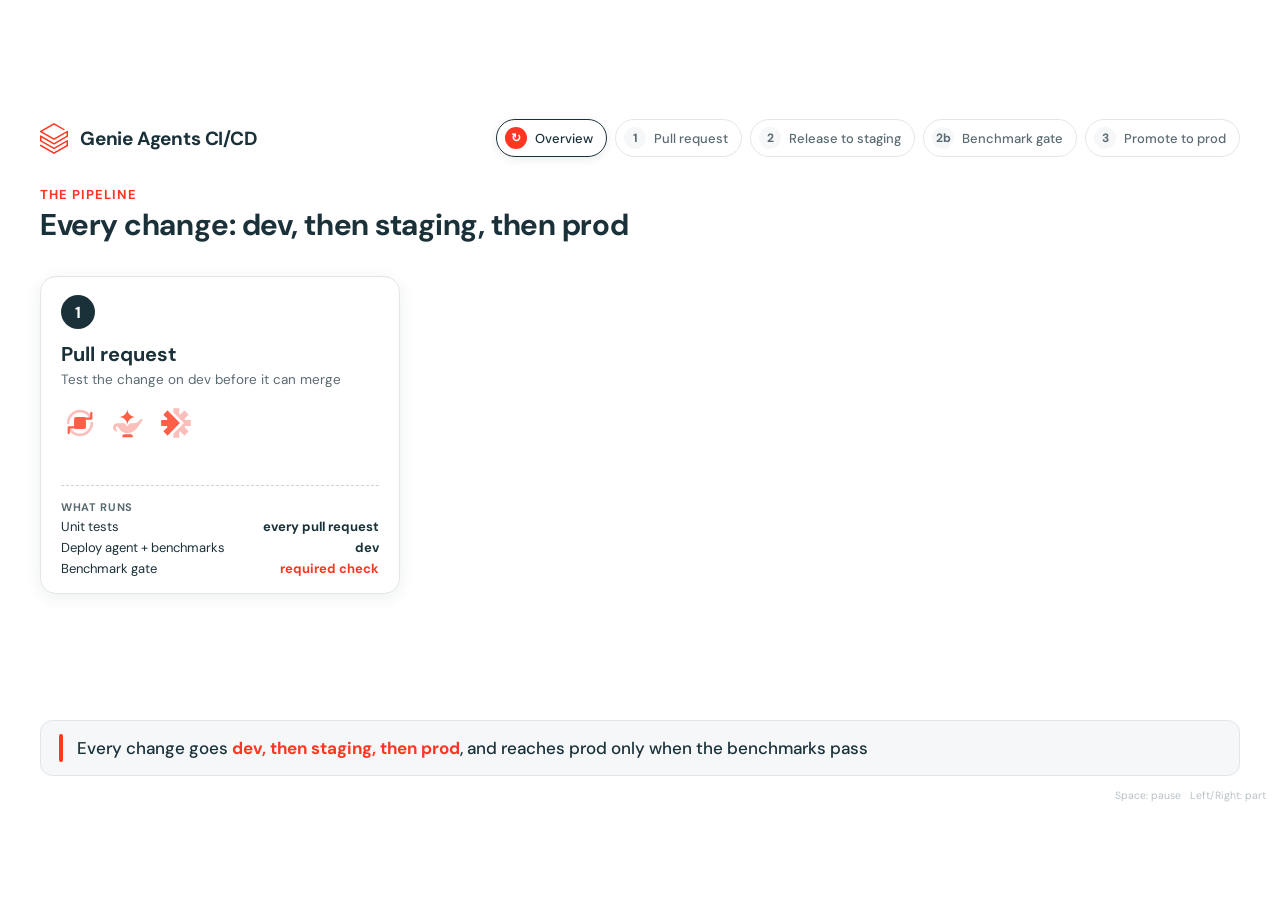
<file: cicd-pipeline.html>
<!DOCTYPE html>
<html lang="en">
<head>
<meta charset="utf-8" />
<meta name="viewport" content="width=device-width, initial-scale=1" />
<link rel="icon" href="favicon.svg" type="image/svg+xml">
<link rel="icon" href="favicon-32.png" type="image/png" sizes="32x32">
<link rel="apple-touch-icon" href="apple-touch-icon.png">
<title>Genie Agents CI/CD: dev, staging and prod with a benchmark gate</title>
<link rel="preconnect" href="https://fonts.googleapis.com">
<link href="https://fonts.googleapis.com/css2?family=DM+Sans:wght@400;500;700&display=swap" rel="stylesheet">
<style>
  :root {
    --lava:#FF3621; --lava2:#FF5F46; --peach:#FABFBA; --navy:#1B3139; --muted:#5A6B72;
    --line:#E2E6EA; --line2:#CDD5DB; --card:#FFFFFF; --wash:#F5F7F9; --uc:#2272B4; --green:#00A06B;
  }
  * { box-sizing:border-box; }
  html,body { margin:0; height:100%; background:#FFFFFF; overflow:hidden;
    font-family:"DM Sans",-apple-system,BlinkMacSystemFont,"Segoe UI",Roboto,Helvetica,Arial,sans-serif; color:var(--navy); }
  #fit { position:absolute; inset:0; display:flex; align-items:center; justify-content:center; }
  #stage { flex:none; position:relative; width:1280px; height:720px; background:#FFFFFF; transform-origin:center center; overflow:hidden; }

  /* header */
  .hdr { position:absolute; z-index:10; left:40px; right:40px; top:26px; height:44px; display:flex; align-items:center; justify-content:space-between; }
  .brand { display:flex; align-items:center; gap:12px; }
  .brand svg { width:28px; height:31px; }
  .brand .t { font-size:19px; font-weight:700; letter-spacing:-.01em; }
  .pills { display:flex; gap:8px; }
  .pill { display:flex; align-items:center; gap:8px; padding:7px 13px 7px 8px; border-radius:999px; border:1px solid var(--line);
    font-size:13px; font-weight:500; color:var(--muted); background:#fff; transition:all .4s; }
  .pill b { width:22px; height:22px; border-radius:50%; display:inline-flex; align-items:center; justify-content:center;
    background:var(--wash); color:var(--muted); font-size:12px; transition:all .4s; }
  .pill { cursor:pointer; user-select:none; }
  .pill:hover { border-color:var(--line2); color:var(--navy); }
  .pill.cur { border-color:var(--navy); color:var(--navy); box-shadow:0 2px 8px rgba(27,49,57,.10); }
  .pill.cur b { background:var(--lava); color:#fff; }
  .pill.done b { background:var(--navy); color:#fff; }

  /* scenes */
  .scene { position:absolute; inset:0; opacity:0; pointer-events:none; transition:opacity .6s ease; }
  .scene.show { opacity:1; pointer-events:auto; }
  .stitle { position:absolute; left:40px; top:96px; }
  .stitle .k { font-size:13px; font-weight:700; letter-spacing:.08em; text-transform:uppercase; color:var(--lava); }
  .stitle .h { font-size:30px; font-weight:700; letter-spacing:-.015em; margin-top:2px; }

  .node { position:absolute; background:var(--card); border:1px solid var(--line); border-top:4px solid var(--line2);
    border-radius:12px; padding:16px 18px; box-shadow:0 2px 10px rgba(27,49,57,.07);
    display:flex; gap:11px; align-items:center; }
  .node .ico { flex:0 0 38px; width:38px; height:38px; }
  .node .ico svg { width:38px; height:38px; display:block; }
  .node .name { font-size:15px; font-weight:700; line-height:1.2; }
  .node .desc { font-size:12.5px; color:var(--muted); margin-top:4px; line-height:1.35; }
  .node.ext { border-top-color:var(--line2); background:var(--wash); }
  .node.db { border-top-color:var(--lava); }
  .node.hero { border-top-color:var(--navy); }
  .badge { position:absolute; right:10px; top:-13px; font-size:11px; font-weight:700; padding:3px 8px; border-radius:999px;
    background:#fff; border:1px solid var(--line2); color:var(--muted); letter-spacing:.02em; }
  .badge.on { border-color:var(--lava); color:var(--lava); }

  /* reveal */
  .rev { opacity:0; transform:translateY(8px); transition:opacity .5s ease, transform .5s ease; }
  .rev.on { opacity:1; transform:none; }

  svg.wires { position:absolute; inset:0; width:1280px; height:720px; pointer-events:none; overflow:visible; }
  .wire { fill:none; stroke:var(--line2); stroke-width:2.2; stroke-dasharray:1; stroke-dashoffset:1; transition:stroke-dashoffset .8s ease; }
  .wire.hot { stroke:var(--lava); }
  .wire.dash { stroke-dasharray:none; }
  .wire.on { stroke-dashoffset:0; }
  .wlabel { font-size:12px; fill:var(--muted); font-weight:500; opacity:0; transition:opacity .5s; }
  .wlabel.on { opacity:1; }
  .pulse { fill:var(--lava); opacity:0; }
  .pulse.on { opacity:1; }

  /* endpoint card */
  .ep { position:absolute; background:#fff; border:1px solid var(--line); border-top:4px solid var(--navy); border-radius:14px;
    box-shadow:0 4px 16px rgba(27,49,57,.10); overflow:hidden; }
  .ep .bar { background:var(--navy); color:#fff; display:flex; align-items:center; gap:10px; padding:11px 16px; font-weight:700; font-size:15px; }
  .ep .bar svg { width:26px; height:26px; }
  .ep .bar .tag { margin-left:auto; font-size:11px; font-weight:700; letter-spacing:.06em; text-transform:uppercase; color:var(--peach); }
  .step { display:flex; align-items:center; gap:12px; margin:10px 14px; padding:10px 12px; border-radius:10px;
    border:1px solid var(--line); background:var(--wash); transition:all .45s ease; }
  .step .n { width:26px; height:26px; flex:0 0 26px; border-radius:50%; background:#fff; border:1px solid var(--line2);
    display:flex; align-items:center; justify-content:center; font-weight:700; font-size:13px; color:var(--muted); transition:all .45s; }
  .step .tx { font-size:14px; font-weight:500; }
  .step .tx span { display:block; font-size:12px; color:var(--muted); font-weight:400; margin-top:2px; }
  .step .si { margin-left:auto; width:28px; height:28px; opacity:.35; transition:opacity .45s; }
  .step .si svg { width:28px; height:28px; }
  .step.on { background:#fff; border-color:var(--lava); box-shadow:0 2px 10px rgba(255,54,33,.12); }
  .step.on .n { background:var(--lava); border-color:var(--lava); color:#fff; }
  .step.on .si { opacity:1; }

  /* request / score labels and moving envelopes */
  .chip { position:absolute; padding:6px 11px; border-radius:8px; font-size:12.5px; font-weight:700; white-space:nowrap;
    background:#fff; border:1.5px solid var(--lava); color:var(--navy); }
  .chip.dark { border-color:var(--navy); }
  .chip code, .packet code { font-family:ui-monospace,Menlo,monospace; font-weight:600; font-size:12px; }
  .env { position:absolute; width:26px; height:26px; border-radius:7px; display:flex; align-items:center; justify-content:center;
    box-shadow:0 3px 10px rgba(27,49,57,.2); opacity:0; transition:transform 1.5s cubic-bezier(.55,.05,.35,1), opacity .3s; }
  .env svg { width:16px; height:16px; }
  .env.req { background:var(--lava); } .env.res { background:var(--navy); }
  .env.on { opacity:1; transform:translateX(var(--dx)); }
  /* moving request / score chips (unused) */
  .packet { position:absolute; padding:8px 12px; border-radius:9px; font-size:12.5px; font-weight:700; white-space:nowrap;
    box-shadow:0 3px 12px rgba(27,49,57,.16); opacity:0; transition:transform 1.6s cubic-bezier(.55,.05,.35,1), opacity .3s; }
  .packet code { font-family:"DM Mono",ui-monospace,Menlo,monospace; font-weight:500; font-size:12px; }
  .packet.req { background:var(--lava); color:#fff; }
  .packet.res { background:var(--navy); color:#fff; }
  .packet.on { opacity:1; transform:translateX(var(--dx)); }

  /* mini drift chart */
  .chart { display:flex; align-items:flex-end; gap:5px; height:34px; margin-top:8px; }
  .chart i { display:block; width:14px; border-radius:3px 3px 0 0; background:var(--peach); height:4px; transition:height .9s ease; }
  .chart i.base { background:var(--line2); }
  .on .chart i { height:var(--h); }
  .on .chart i.hi { background:var(--lava); }

  /* caption */
  .cap { position:absolute; left:40px; right:40px; bottom:34px; height:56px; display:flex; align-items:center; gap:14px;
    border-radius:12px; background:var(--wash); border:1px solid var(--line); padding:0 18px; }
  .cap .bar { width:4px; height:28px; border-radius:2px; background:var(--lava); flex:0 0 4px; }
  .cap .txt { font-size:17px; font-weight:500; transition:opacity .35s ease; }
  .cap .txt b { color:var(--lava); font-weight:700; }

  /* overview blocks */
  .blk { position:absolute; top:186px; width:360px; height:318px; border-radius:16px; background:#fff; border:1px solid var(--line);
    box-shadow:0 4px 16px rgba(27,49,57,.08); padding:18px 20px; }
  .blk { cursor:pointer; transition:box-shadow .2s, border-color .2s; }
  .blk:hover { border-color:var(--line2); box-shadow:0 6px 20px rgba(27,49,57,.14); }
  .blk .num { width:34px; height:34px; border-radius:50%; background:var(--navy); color:#fff; display:flex; align-items:center; justify-content:center; font-weight:700; }
  .blk .bt { font-size:20px; font-weight:700; margin-top:12px; }
  .blk .bd { font-size:13.5px; color:var(--muted); margin-top:4px; line-height:1.4; }
  .blk .icons { display:flex; gap:10px; margin-top:14px; }
  .blk .icons svg { width:38px; height:38px; }
  .blk .run { position:absolute; left:20px; right:20px; bottom:16px; border-top:1px dashed var(--line2); padding-top:10px; font-size:13px; }
  .blk .run div { display:flex; justify-content:space-between; margin-top:4px; }
  .blk .run b { font-weight:700; }
  .blk .run .always { color:var(--lava); }
  .blk .run .lbl { font-size:11px; font-weight:700; letter-spacing:.06em; text-transform:uppercase; color:var(--muted); }

  /* intro */
  .intro { position:absolute; inset:0; display:flex; flex-direction:column; align-items:center; justify-content:center; text-align:center; }
  .intro svg { width:58px; height:64px; }
  .intro .a { font-size:44px; font-weight:700; letter-spacing:-.02em; margin-top:22px; }
  .intro .b { font-size:19px; color:var(--muted); margin-top:10px; }
  .intro .parts { display:flex; gap:14px; margin-top:30px; }
  .intro .parts span { padding:9px 16px; border-radius:999px; border:1px solid var(--line); font-weight:500; font-size:15px; }
  .intro .parts b { color:var(--lava); margin-right:6px; }


  /* precomputed features zoom-in */
  .zc { position:absolute; background:#fff; border:1px solid var(--line); border-top:4px solid var(--line2); border-radius:12px;
    box-shadow:0 2px 10px rgba(27,49,57,.07); padding:12px 14px; }
  .zc .zh { display:flex; align-items:center; gap:9px; font-weight:700; font-size:15px; margin-bottom:8px; }
  .zc .zh svg { width:26px; height:26px; }
  .zc .zs { font-size:11.5px; color:var(--muted); margin:-4px 0 8px; }
  .kv { display:flex; justify-content:space-between; gap:10px; font-family:ui-monospace,Menlo,monospace; font-size:12.5px;
    padding:5px 8px; border-radius:6px; transition:background .4s, color .4s; }
  .kv span:first-child { color:var(--muted); }
  .kv b { font-weight:600; color:var(--navy); }
  .mk.on { background:#FFE3DE; }
  .mk.on span:first-child { color:var(--lava); }
  .mk2.on { background:#E5EEF1; }
  .bigv { font-size:30px; font-weight:700; color:var(--lava); margin-top:6px; }
  .formula { font-family:ui-monospace,Menlo,monospace; font-size:13px; background:var(--wash); border-radius:6px; padding:8px; margin-top:8px; }
  .tagsrc { font-size:10px; font-weight:700; letter-spacing:.04em; text-transform:uppercase; padding:1px 6px; border-radius:4px; margin-left:6px; }
  .tagsrc.req { background:#FFE3DE; color:var(--lava); } .tagsrc.lk { background:#E5EEF1; color:var(--navy); }

  /* decision strip */
  .dec { position:absolute; background:#fff; border:1px solid var(--line); border-top:4px solid var(--green); border-radius:12px;
    box-shadow:0 2px 10px rgba(27,49,57,.07); padding:10px 16px; }
  .dec .row { display:flex; align-items:center; justify-content:space-between; }
  .dec .lbl { font-weight:700; font-size:15px; }
  .dec .ok { background:var(--green); color:#fff; font-weight:700; font-size:14px; padding:4px 12px; border-radius:999px; letter-spacing:.04em; }
  .zones { position:relative; display:flex; height:14px; margin:22px 0 6px; }
  .zones i:first-of-type { border-radius:7px 0 0 7px; } .zones i:last-of-type { border-radius:0 7px 7px 0; }
  .zones i { display:block; height:100%; }
  .zticks { display:flex; font-size:11.5px; color:var(--muted); }
  .zticks span { flex:1; }
  .marker { position:absolute; top:-9px; width:3px; height:32px; background:var(--navy); border-radius:2px; }
  .marker b { position:absolute; top:-18px; left:50%; transform:translateX(-50%); font-size:12px; color:var(--navy); white-space:nowrap; }
  .dec .note { font-size:10.5px; color:var(--muted); }

  .uclink { color:var(--uc); font-weight:700; text-decoration:none; border-bottom:1px solid currentColor; white-space:nowrap; }
  .uclink:hover { color:var(--lava); }
  .ep .bar .uclink { color:var(--peach); font-size:12px; font-weight:700; }
  .hint { position:absolute; right:14px; bottom:8px; font-size:10.5px; color:#B8C2C8; }
  .back { display:inline-flex; align-items:center; justify-content:center; width:32px; height:32px; margin-right:4px; border-radius:50%;
    border:1px solid var(--line); color:var(--muted); text-decoration:none; background:#fff; flex:0 0 32px; }
  .back:hover { border-color:var(--line2); color:var(--navy); }
  .back svg { width:15px; height:15px; }
  .node.ok { border-top-color:var(--green); }
  .node.bad { border-top-color:var(--lava); background:#FFF6F4; }
  .ico.mail { background:var(--lava); border-radius:10px; display:flex; align-items:center; justify-content:center; }
  .ico.mail svg { width:22px !important; height:22px !important; }
  .chip.okc { border-color:var(--green); }
  .dec .fail { background:var(--lava); color:#fff; font-weight:700; font-size:14px; padding:4px 12px; border-radius:999px; letter-spacing:.04em; }
  .loopnote { position:absolute; font-size:12.5px; color:var(--muted); }
  .loopnote b { color:var(--navy); }
</style>
</head>
<body>
<div id="fit"><div id="stage">

  <div id="fit"><div id="stage">

  <div class="hdr" id="hdr">
    <div class="brand"><svg viewBox="0 0 300 331" fill="none" xmlns="http://www.w3.org/2000/svg">
<path d="M283.923 136.449L150.144 213.624L6.88995 131.168L0 134.982V194.844L150.144 281.115L283.923 204.234V235.926L150.144 313.1L6.88995 230.644L0 234.458V244.729L150.144 331L300 244.729V184.867L293.11 181.052L150.144 263.215L16.0766 186.334V154.643L150.144 231.524L300 145.253V86.2713L292.536 81.8697L150.144 163.739L22.9665 90.9663L150.144 17.8998L254.641 78.055L263.828 72.773V65.4371L150.144 0L0 86.2713V95.6613L150.144 181.933L283.923 104.758V136.449Z" fill="#FF3621"/>
</svg><div class="t">Genie Agents CI/CD</div></div>
    <div class="pills">
      <div class="pill" data-p="0"><b>&#8635;</b>Overview</div>
      <div class="pill" data-p="1"><b>1</b>Pull request</div>
      <div class="pill" data-p="2"><b>2</b>Release to staging</div>
      <div class="pill" data-p="3"><b>2b</b>Benchmark gate</div>
      <div class="pill" data-p="4"><b>3</b>Promote to prod</div>
    </div>
  </div>

  <!-- ============ OVERVIEW ============ -->
  <section class="scene" data-scene="0" data-dur="9000">
    <div class="stitle rev" data-t="0"><div class="k">The pipeline</div><div class="h">Every change: dev, then staging, then prod</div></div>
    <svg class="wires" viewBox="0 0 1280 720">
      <path id="o1" class="wire hot" pathLength="1" d="M 400 345 L 460 345" data-t="1100"/>
      <path id="o2" class="wire hot" pathLength="1" d="M 820 345 L 880 345" data-t="2000"/>
      <text class="wlabel" x="430" y="333" text-anchor="middle" data-t="1100">merge</text>
      <text class="wlabel" x="850" y="333" text-anchor="middle" data-t="2000">pass</text>
      <circle class="pulse" r="5" data-t="1400"><animateMotion dur="1.0s" repeatCount="indefinite" begin="indefinite"><mpath href="#o1"/></animateMotion></circle>
      <circle class="pulse" r="5" data-t="2300"><animateMotion dur="1.0s" repeatCount="indefinite" begin="indefinite"><mpath href="#o2"/></animateMotion></circle>
    </svg>
    <div class="blk rev" data-t="300" data-go="1" style="left:40px">
      <div class="num">1</div><div class="bt">Pull request</div><div class="bd">Test the change on dev before it can merge</div>
      <div class="icons"><svg viewBox="0 0 512 512" fill="none"><rect x="176" y="176" width="160" height="160" rx="24" fill="#FF5F46"/><path d="M96 256C96 168 168 96 256 96C318 96 372 132 398 184" stroke="#FABFBA" stroke-width="34" stroke-linecap="round"/><path d="M416 256C416 344 344 416 256 416C194 416 140 380 114 328" stroke="#FABFBA" stroke-width="34" stroke-linecap="round"/><path d="M408 120V196H332" stroke="#FF5F46" stroke-width="30" stroke-linecap="round" stroke-linejoin="round"/><path d="M104 392V316H180" stroke="#FF5F46" stroke-width="30" stroke-linecap="round" stroke-linejoin="round"/></svg><svg viewBox="0 0 512 512" fill="none" xmlns="http://www.w3.org/2000/svg">
<path d="M209.385 409.061C192.063 409.061 178.02 426.494 178.02 448H323.502C323.502 426.494 309.46 409.061 292.138 409.061H209.385Z" fill="#FF5F46"/>
<path d="M459.812 206.815C428.864 256.533 382.402 324.948 361.655 342.503C340.909 360.058 310.141 391.703 238.824 391.703C188.862 391.703 145.885 359.614 126.81 313.595C126.811 313.648 126.811 313.703 126.812 313.756C124.109 307.041 117.538 302.298 109.855 302.297C99.7606 302.297 91.5767 310.481 91.5767 320.576C91.5769 322.945 92.0279 325.113 92.8485 327.047C97.2392 337.39 108.92 337.83 108.92 370.096C108.92 374.793 108.92 366.343 108.92 370.096C78.5784 370.096 53.9815 345.498 53.9809 315.157C53.9809 284.815 78.5781 260.218 108.92 260.218H116.288V260.208H203.559C210.079 260.208 216.337 262.969 220.41 268.059C227.547 276.978 233.017 285.281 237.048 292.133C240.783 298.481 251.969 298.543 255.667 292.173C259.566 285.456 264.744 277.343 271.309 268.619C275.386 263.201 281.863 260.208 288.644 260.208H321.094C368.515 260.208 394.508 237.472 407.78 221.085C414.648 212.606 424.403 206.815 435.315 206.815H459.812Z" fill="#FABFBA"/>
<path d="M246.744 286.125C246.743 224.929 197.938 175.293 137.646 175.064C197.938 174.835 246.744 125.196 246.744 64C246.744 64 246.744 64 246.744 64C246.744 125.338 295.778 175.063 356.263 175.063C295.778 175.063 246.744 224.787 246.744 286.125Z" fill="#FF5F46"/>
</svg><svg viewBox="0 0 512 512" fill="none" xmlns="http://www.w3.org/2000/svg">
<path d="M220.408 401.342L362.785 257.242L220.408 113.143L220.408 56L299.582 56L299.582 136.544L314.387 142.792L370.291 85.8379L426.713 143.32L370.807 200.274L376.941 215.356H456.002V296.644H376.941L370.807 311.726L426.713 368.68L370.291 426.162L314.385 369.208L299.582 375.456L299.582 456H220.408L220.408 401.342Z" fill="#FABFBA"/>
<path d="M156.584 100.984V100.722L308.78 256.001L156.584 411.281V411.004L141.711 426.159L85.2895 368.676L141.196 311.722L135.061 296.641H56V215.352H135.061L141.196 200.271L85.2895 143.317L141.711 85.8345L156.584 100.984Z" fill="#FF5F46"/>
</svg></div>
      <div class="run"><div class="lbl">What runs</div>
        <div><span>Unit tests</span><b>every pull request</b></div>
        <div><span>Deploy agent + benchmarks</span><b>dev</b></div>
        <div><span>Benchmark gate</span><b class="always">required check</b></div></div>
    </div>
    <div class="blk rev" data-t="1200" data-go="2" style="left:460px">
      <div class="num">2</div><div class="bt">Release to staging</div><div class="bd">On merge: deploy exactly the plan, then gate</div>
      <div class="icons"><svg viewBox="0 0 512 512" fill="none"><path d="M112 48H320L400 128V440C400 454 390 464 376 464H112C98 464 88 454 88 440V72C88 58 98 48 112 48Z" fill="#FABFBA"/><path d="M320 48V128H400Z" fill="#FF5F46"/><rect x="144" y="200" width="200" height="26" rx="13" fill="#FF5F46"/><rect x="144" y="262" width="160" height="26" rx="13" fill="#fff"/><rect x="144" y="324" width="200" height="26" rx="13" fill="#fff"/><rect x="144" y="386" width="120" height="26" rx="13" fill="#fff"/></svg><svg viewBox="0 0 512 512" fill="none" xmlns="http://www.w3.org/2000/svg">
<path d="M209.385 409.061C192.063 409.061 178.02 426.494 178.02 448H323.502C323.502 426.494 309.46 409.061 292.138 409.061H209.385Z" fill="#FF5F46"/>
<path d="M459.812 206.815C428.864 256.533 382.402 324.948 361.655 342.503C340.909 360.058 310.141 391.703 238.824 391.703C188.862 391.703 145.885 359.614 126.81 313.595C126.811 313.648 126.811 313.703 126.812 313.756C124.109 307.041 117.538 302.298 109.855 302.297C99.7606 302.297 91.5767 310.481 91.5767 320.576C91.5769 322.945 92.0279 325.113 92.8485 327.047C97.2392 337.39 108.92 337.83 108.92 370.096C108.92 374.793 108.92 366.343 108.92 370.096C78.5784 370.096 53.9815 345.498 53.9809 315.157C53.9809 284.815 78.5781 260.218 108.92 260.218H116.288V260.208H203.559C210.079 260.208 216.337 262.969 220.41 268.059C227.547 276.978 233.017 285.281 237.048 292.133C240.783 298.481 251.969 298.543 255.667 292.173C259.566 285.456 264.744 277.343 271.309 268.619C275.386 263.201 281.863 260.208 288.644 260.208H321.094C368.515 260.208 394.508 237.472 407.78 221.085C414.648 212.606 424.403 206.815 435.315 206.815H459.812Z" fill="#FABFBA"/>
<path d="M246.744 286.125C246.743 224.929 197.938 175.293 137.646 175.064C197.938 174.835 246.744 125.196 246.744 64C246.744 64 246.744 64 246.744 64C246.744 125.338 295.778 175.063 356.263 175.063C295.778 175.063 246.744 224.787 246.744 286.125Z" fill="#FF5F46"/>
</svg><svg viewBox="0 0 512 512" fill="none" xmlns="http://www.w3.org/2000/svg">
<path d="M220.408 401.342L362.785 257.242L220.408 113.143L220.408 56L299.582 56L299.582 136.544L314.387 142.792L370.291 85.8379L426.713 143.32L370.807 200.274L376.941 215.356H456.002V296.644H376.941L370.807 311.726L426.713 368.68L370.291 426.162L314.385 369.208L299.582 375.456L299.582 456H220.408L220.408 401.342Z" fill="#FABFBA"/>
<path d="M156.584 100.984V100.722L308.78 256.001L156.584 411.281V411.004L141.711 426.159L85.2895 368.676L141.196 311.722L135.061 296.641H56V215.352H135.061L141.196 200.271L85.2895 143.317L141.711 85.8345L156.584 100.984Z" fill="#FF5F46"/>
</svg></div>
      <div class="run"><div class="lbl">What runs</div>
        <div><span>Plan, then deploy the plan</span><b>staging</b></div>
        <div><span>Benchmark gate</span><b class="always">above 80% or stop</b></div>
        <div><span>On failure</span><b>reasons + email</b></div></div>
    </div>
    <div class="blk rev" data-t="2100" data-go="4" style="left:880px">
      <div class="num">3</div><div class="bt">Promote to prod</div><div class="bd">Only when the staging gate passed</div>
      <div class="icons"><svg viewBox="0 0 512 512" fill="none"><path d="M112 48H320L400 128V440C400 454 390 464 376 464H112C98 464 88 454 88 440V72C88 58 98 48 112 48Z" fill="#FABFBA"/><path d="M320 48V128H400Z" fill="#FF5F46"/><rect x="144" y="200" width="200" height="26" rx="13" fill="#FF5F46"/><rect x="144" y="262" width="160" height="26" rx="13" fill="#fff"/><rect x="144" y="324" width="200" height="26" rx="13" fill="#fff"/><rect x="144" y="386" width="120" height="26" rx="13" fill="#fff"/></svg><svg viewBox="0 0 512 512" fill="none" xmlns="http://www.w3.org/2000/svg">
<path d="M209.385 409.061C192.063 409.061 178.02 426.494 178.02 448H323.502C323.502 426.494 309.46 409.061 292.138 409.061H209.385Z" fill="#FF5F46"/>
<path d="M459.812 206.815C428.864 256.533 382.402 324.948 361.655 342.503C340.909 360.058 310.141 391.703 238.824 391.703C188.862 391.703 145.885 359.614 126.81 313.595C126.811 313.648 126.811 313.703 126.812 313.756C124.109 307.041 117.538 302.298 109.855 302.297C99.7606 302.297 91.5767 310.481 91.5767 320.576C91.5769 322.945 92.0279 325.113 92.8485 327.047C97.2392 337.39 108.92 337.83 108.92 370.096C108.92 374.793 108.92 366.343 108.92 370.096C78.5784 370.096 53.9815 345.498 53.9809 315.157C53.9809 284.815 78.5781 260.218 108.92 260.218H116.288V260.208H203.559C210.079 260.208 216.337 262.969 220.41 268.059C227.547 276.978 233.017 285.281 237.048 292.133C240.783 298.481 251.969 298.543 255.667 292.173C259.566 285.456 264.744 277.343 271.309 268.619C275.386 263.201 281.863 260.208 288.644 260.208H321.094C368.515 260.208 394.508 237.472 407.78 221.085C414.648 212.606 424.403 206.815 435.315 206.815H459.812Z" fill="#FABFBA"/>
<path d="M246.744 286.125C246.743 224.929 197.938 175.293 137.646 175.064C197.938 174.835 246.744 125.196 246.744 64C246.744 64 246.744 64 246.744 64C246.744 125.338 295.778 175.063 356.263 175.063C295.778 175.063 246.744 224.787 246.744 286.125Z" fill="#FF5F46"/>
</svg><svg viewBox="0 0 512 512" fill="none"><rect x="96" y="56" width="320" height="400" rx="32" fill="#FABFBA"/><path d="M150 170L190 210L262 138" stroke="#FF5F46" stroke-width="30" stroke-linecap="round" stroke-linejoin="round"/><rect x="290" y="160" width="80" height="26" rx="13" fill="#fff"/><path d="M160 300L220 360M220 300L160 360" stroke="#FF5F46" stroke-width="30" stroke-linecap="round"/><rect x="290" y="318" width="80" height="26" rx="13" fill="#fff"/></svg></div>
      <div class="run"><div class="lbl">What runs</div>
        <div><span>Plan, then deploy the plan</span><b>main branch only</b></div>
        <div><span>Check on prod data</span><b>after deploy</b></div>
        <div><span>Benchmarks</span><b>on demand</b></div></div>
    </div>
  </section>

  <!-- ============ PART 1: PULL REQUEST ============ -->
  <section class="scene" data-scene="1" data-dur="11000">
    <div class="stitle rev" data-t="0"><div class="k">Part 1</div><div class="h">Pull request: prove it on dev first</div></div>
    <svg class="wires" viewBox="0 0 1280 720">
      <path id="a1" class="wire" pathLength="1" d="M 230 346 L 262 346" data-t="900"/>
      <path id="a2" class="wire" pathLength="1" d="M 452 346 L 484 346" data-t="2000"/>
      <path id="a3" class="wire hot" pathLength="1" d="M 674 346 L 706 346" data-t="3600"/>
      <path id="a4" class="wire" pathLength="1" d="M 896 330 C 940 330, 950 250, 994 250" data-t="5200"/>
      <path id="a5" class="wire hot" pathLength="1" d="M 896 362 C 940 362, 950 456, 994 456" data-t="6800"/>
      <text class="wlabel" x="948" y="226" text-anchor="middle" data-t="5300">above 80%</text>
      <text class="wlabel" x="948" y="494" text-anchor="middle" data-t="6900">80% or less</text>
      <circle class="pulse" r="5" data-t="3900"><animateMotion dur="1.0s" repeatCount="indefinite" begin="indefinite"><mpath href="#a3"/></animateMotion></circle>
      <circle class="pulse" r="5" data-t="7100"><animateMotion dur="1.3s" repeatCount="indefinite" begin="indefinite"><mpath href="#a5"/></animateMotion></circle>
    </svg>
    <div class="node ext rev" data-t="300" style="left:40px;top:288px;width:190px;height:116px">
      <div class="ico"><svg viewBox="0 0 512 512" fill="none"><rect x="176" y="176" width="160" height="160" rx="24" fill="#FF5F46"/><path d="M96 256C96 168 168 96 256 96C318 96 372 132 398 184" stroke="#FABFBA" stroke-width="34" stroke-linecap="round"/><path d="M416 256C416 344 344 416 256 416C194 416 140 380 114 328" stroke="#FABFBA" stroke-width="34" stroke-linecap="round"/><path d="M408 120V196H332" stroke="#FF5F46" stroke-width="30" stroke-linecap="round" stroke-linejoin="round"/><path d="M104 392V316H180" stroke="#FF5F46" stroke-width="30" stroke-linecap="round" stroke-linejoin="round"/></svg></div><div><div class="name">Pull request</div><div class="desc">Change to the agent or its benchmarks</div></div></div>
    <div class="node db rev" data-t="1000" style="left:262px;top:288px;width:190px;height:116px">
      <div class="ico"><svg viewBox="0 0 512 512" fill="none"><rect x="96" y="56" width="320" height="400" rx="32" fill="#FABFBA"/><path d="M150 170L190 210L262 138" stroke="#FF5F46" stroke-width="30" stroke-linecap="round" stroke-linejoin="round"/><rect x="290" y="160" width="80" height="26" rx="13" fill="#fff"/><path d="M160 300L220 360M220 300L160 360" stroke="#FF5F46" stroke-width="30" stroke-linecap="round"/><rect x="290" y="318" width="80" height="26" rx="13" fill="#fff"/></svg></div><div><div class="name">Unit tests</div><div class="desc">pytest on the gate logic</div></div></div>
    <div class="node db rev" data-t="2100" style="left:484px;top:288px;width:190px;height:116px">
      <span class="badge">dev</span>
      <div class="ico"><svg viewBox="0 0 512 512" fill="none" xmlns="http://www.w3.org/2000/svg">
<path d="M209.385 409.061C192.063 409.061 178.02 426.494 178.02 448H323.502C323.502 426.494 309.46 409.061 292.138 409.061H209.385Z" fill="#FF5F46"/>
<path d="M459.812 206.815C428.864 256.533 382.402 324.948 361.655 342.503C340.909 360.058 310.141 391.703 238.824 391.703C188.862 391.703 145.885 359.614 126.81 313.595C126.811 313.648 126.811 313.703 126.812 313.756C124.109 307.041 117.538 302.298 109.855 302.297C99.7606 302.297 91.5767 310.481 91.5767 320.576C91.5769 322.945 92.0279 325.113 92.8485 327.047C97.2392 337.39 108.92 337.83 108.92 370.096C108.92 374.793 108.92 366.343 108.92 370.096C78.5784 370.096 53.9815 345.498 53.9809 315.157C53.9809 284.815 78.5781 260.218 108.92 260.218H116.288V260.208H203.559C210.079 260.208 216.337 262.969 220.41 268.059C227.547 276.978 233.017 285.281 237.048 292.133C240.783 298.481 251.969 298.543 255.667 292.173C259.566 285.456 264.744 277.343 271.309 268.619C275.386 263.201 281.863 260.208 288.644 260.208H321.094C368.515 260.208 394.508 237.472 407.78 221.085C414.648 212.606 424.403 206.815 435.315 206.815H459.812Z" fill="#FABFBA"/>
<path d="M246.744 286.125C246.743 224.929 197.938 175.293 137.646 175.064C197.938 174.835 246.744 125.196 246.744 64C246.744 64 246.744 64 246.744 64C246.744 125.338 295.778 175.063 356.263 175.063C295.778 175.063 246.744 224.787 246.744 286.125Z" fill="#FF5F46"/>
</svg></div><div><div class="name">Deploy to dev</div><div class="desc">Agent + 20 benchmarks, dev catalog</div></div></div>
    <div class="node hero rev" data-t="3700" style="left:706px;top:288px;width:190px;height:116px">
      <span class="badge on">gate</span>
      <div class="ico"><svg viewBox="0 0 512 512" fill="none" xmlns="http://www.w3.org/2000/svg">
<path d="M220.408 401.342L362.785 257.242L220.408 113.143L220.408 56L299.582 56L299.582 136.544L314.387 142.792L370.291 85.8379L426.713 143.32L370.807 200.274L376.941 215.356H456.002V296.644H376.941L370.807 311.726L426.713 368.68L370.291 426.162L314.385 369.208L299.582 375.456L299.582 456H220.408L220.408 401.342Z" fill="#FABFBA"/>
<path d="M156.584 100.984V100.722L308.78 256.001L156.584 411.281V411.004L141.711 426.159L85.2895 368.676L141.196 311.722L135.061 296.641H56V215.352H135.061L141.196 200.271L85.2895 143.317L141.711 85.8345L156.584 100.984Z" fill="#FF5F46"/>
</svg></div><div><div class="name">Benchmark gate</div><div class="desc">Runs every question on dev data</div></div></div>
    <div class="node ok rev" data-t="5300" style="left:994px;top:196px;width:246px;height:108px">
      <div class="ico"><svg viewBox="0 0 512 512" fill="none"><rect x="96" y="56" width="320" height="400" rx="32" fill="#FABFBA"/><path d="M150 170L190 210L262 138" stroke="#FF5F46" stroke-width="30" stroke-linecap="round" stroke-linejoin="round"/><rect x="290" y="160" width="80" height="26" rx="13" fill="#fff"/><path d="M160 300L220 360M220 300L160 360" stroke="#FF5F46" stroke-width="30" stroke-linecap="round"/><rect x="290" y="318" width="80" height="26" rx="13" fill="#fff"/></svg></div><div><div class="name">Check passes</div><div class="desc">20/20 correct: the pull request can merge</div></div></div>
    <div class="node bad rev" data-t="6900" style="left:994px;top:402px;width:246px;height:108px">
      <div class="ico mail"><svg viewBox="0 0 24 24" fill="none"><rect x="3" y="5" width="18" height="14" rx="2" stroke="#fff" stroke-width="2"/><path d="M4 7l8 6 8-6" stroke="#fff" stroke-width="2" stroke-linecap="round"/></svg></div><div><div class="name">Check fails</div><div class="desc">Reasons printed, team emailed, merge blocked</div></div></div>
  </section>

  <!-- ============ PART 2: RELEASE TO STAGING ============ -->
  <section class="scene" data-scene="2" data-dur="11500">
    <div class="stitle rev" data-t="0"><div class="k">Part 2</div><div class="h">Release to staging: deploy the plan, then gate</div></div>
    <svg class="wires" viewBox="0 0 1280 720">
      <path id="b1" class="wire" pathLength="1" d="M 230 346 L 262 346" data-t="900"/>
      <path id="b2" class="wire" pathLength="1" d="M 452 346 L 484 346" data-t="2400"/>
      <path id="b3" class="wire hot" pathLength="1" d="M 674 346 L 706 346" data-t="4000"/>
      <path id="b4" class="wire" pathLength="1" d="M 896 330 C 940 330, 950 250, 994 250" data-t="5600"/>
      <path id="b5" class="wire hot" pathLength="1" d="M 896 362 C 940 362, 950 456, 994 456" data-t="7200"/>
      <text class="wlabel" x="948" y="226" text-anchor="middle" data-t="5700">above 80%</text>
      <text class="wlabel" x="948" y="494" text-anchor="middle" data-t="7300">80% or less</text>
      <circle class="pulse" r="5" data-t="1200"><animateMotion dur="1.0s" repeatCount="indefinite" begin="indefinite"><mpath href="#b1"/></animateMotion></circle>
      <circle class="pulse" r="5" data-t="4300"><animateMotion dur="1.0s" repeatCount="indefinite" begin="indefinite"><mpath href="#b3"/></animateMotion></circle>
      <circle class="pulse" r="5" data-t="7500"><animateMotion dur="1.3s" repeatCount="indefinite" begin="indefinite"><mpath href="#b5"/></animateMotion></circle>
    </svg>
    <div class="node ext rev" data-t="300" style="left:40px;top:288px;width:190px;height:116px">
      <div class="ico"><svg viewBox="0 0 512 512" fill="none"><rect x="176" y="176" width="160" height="160" rx="24" fill="#FF5F46"/><path d="M96 256C96 168 168 96 256 96C318 96 372 132 398 184" stroke="#FABFBA" stroke-width="34" stroke-linecap="round"/><path d="M416 256C416 344 344 416 256 416C194 416 140 380 114 328" stroke="#FABFBA" stroke-width="34" stroke-linecap="round"/><path d="M408 120V196H332" stroke="#FF5F46" stroke-width="30" stroke-linecap="round" stroke-linejoin="round"/><path d="M104 392V316H180" stroke="#FF5F46" stroke-width="30" stroke-linecap="round" stroke-linejoin="round"/></svg></div><div><div class="name">Merge to main</div><div class="desc">Starts the release workflow</div></div></div>
    <div class="node db rev" data-t="1000" style="left:262px;top:288px;width:190px;height:116px">
      <div class="ico"><svg viewBox="0 0 512 512" fill="none"><path d="M112 48H320L400 128V440C400 454 390 464 376 464H112C98 464 88 454 88 440V72C88 58 98 48 112 48Z" fill="#FABFBA"/><path d="M320 48V128H400Z" fill="#FF5F46"/><rect x="144" y="200" width="200" height="26" rx="13" fill="#FF5F46"/><rect x="144" y="262" width="160" height="26" rx="13" fill="#fff"/><rect x="144" y="324" width="200" height="26" rx="13" fill="#fff"/><rect x="144" y="386" width="120" height="26" rx="13" fill="#fff"/></svg></div><div><div class="name">Plan</div><div class="desc">bundle plan: what will change, kept for review</div></div></div>
    <div class="node db rev" data-t="2500" style="left:484px;top:288px;width:190px;height:116px">
      <span class="badge">staging</span>
      <div class="ico"><svg viewBox="0 0 512 512" fill="none" xmlns="http://www.w3.org/2000/svg">
<path d="M209.385 409.061C192.063 409.061 178.02 426.494 178.02 448H323.502C323.502 426.494 309.46 409.061 292.138 409.061H209.385Z" fill="#FF5F46"/>
<path d="M459.812 206.815C428.864 256.533 382.402 324.948 361.655 342.503C340.909 360.058 310.141 391.703 238.824 391.703C188.862 391.703 145.885 359.614 126.81 313.595C126.811 313.648 126.811 313.703 126.812 313.756C124.109 307.041 117.538 302.298 109.855 302.297C99.7606 302.297 91.5767 310.481 91.5767 320.576C91.5769 322.945 92.0279 325.113 92.8485 327.047C97.2392 337.39 108.92 337.83 108.92 370.096C108.92 374.793 108.92 366.343 108.92 370.096C78.5784 370.096 53.9815 345.498 53.9809 315.157C53.9809 284.815 78.5781 260.218 108.92 260.218H116.288V260.208H203.559C210.079 260.208 216.337 262.969 220.41 268.059C227.547 276.978 233.017 285.281 237.048 292.133C240.783 298.481 251.969 298.543 255.667 292.173C259.566 285.456 264.744 277.343 271.309 268.619C275.386 263.201 281.863 260.208 288.644 260.208H321.094C368.515 260.208 394.508 237.472 407.78 221.085C414.648 212.606 424.403 206.815 435.315 206.815H459.812Z" fill="#FABFBA"/>
<path d="M246.744 286.125C246.743 224.929 197.938 175.293 137.646 175.064C197.938 174.835 246.744 125.196 246.744 64C246.744 64 246.744 64 246.744 64C246.744 125.338 295.778 175.063 356.263 175.063C295.778 175.063 246.744 224.787 246.744 286.125Z" fill="#FF5F46"/>
</svg></div><div><div class="name">Deploy the plan</div><div class="desc">Exactly the planned changes, staging catalog</div></div></div>
    <div class="node hero rev" data-t="4100" style="left:706px;top:288px;width:190px;height:116px">
      <span class="badge on">gate</span>
      <div class="ico"><svg viewBox="0 0 512 512" fill="none" xmlns="http://www.w3.org/2000/svg">
<path d="M220.408 401.342L362.785 257.242L220.408 113.143L220.408 56L299.582 56L299.582 136.544L314.387 142.792L370.291 85.8379L426.713 143.32L370.807 200.274L376.941 215.356H456.002V296.644H376.941L370.807 311.726L426.713 368.68L370.291 426.162L314.385 369.208L299.582 375.456L299.582 456H220.408L220.408 401.342Z" fill="#FABFBA"/>
<path d="M156.584 100.984V100.722L308.78 256.001L156.584 411.281V411.004L141.711 426.159L85.2895 368.676L141.196 311.722L135.061 296.641H56V215.352H135.061L141.196 200.271L85.2895 143.317L141.711 85.8345L156.584 100.984Z" fill="#FF5F46"/>
</svg></div><div><div class="name">Benchmark gate</div><div class="desc">Every question on staging data</div></div></div>
    <div class="node ok rev" data-t="5700" style="left:994px;top:196px;width:246px;height:108px">
      <div class="ico"><svg viewBox="0 0 512 512" fill="none"><rect x="96" y="56" width="320" height="400" rx="32" fill="#FABFBA"/><path d="M150 170L190 210L262 138" stroke="#FF5F46" stroke-width="30" stroke-linecap="round" stroke-linejoin="round"/><rect x="290" y="160" width="80" height="26" rx="13" fill="#fff"/><path d="M160 300L220 360M220 300L160 360" stroke="#FF5F46" stroke-width="30" stroke-linecap="round"/><rect x="290" y="318" width="80" height="26" rx="13" fill="#fff"/></svg></div><div><div class="name">Promote to prod</div><div class="desc">The prod job starts (Part 3)</div></div></div>
    <div class="node bad rev" data-t="7300" style="left:994px;top:402px;width:246px;height:108px">
      <div class="ico mail"><svg viewBox="0 0 24 24" fill="none"><rect x="3" y="5" width="18" height="14" rx="2" stroke="#fff" stroke-width="2"/><path d="M4 7l8 6 8-6" stroke="#fff" stroke-width="2" stroke-linecap="round"/></svg></div><div><div class="name">Pipeline stops</div><div class="desc">Reasons printed, team emailed, prod untouched</div></div></div>
    <div class="chip rev" data-t="7600" style="left:994px;top:528px">real run: <code>16/20 = 80%</code>, not above</div>
  </section>

  <!-- ============ PART 2b: THE BENCHMARK GATE (ZOOM-IN) ============ -->
  <section class="scene" data-scene="2b" data-dur="13500">
    <div class="stitle rev" data-t="0"><div class="k">Part 2b</div><div class="h">The benchmark gate, step by step</div></div>
    <svg class="wires" viewBox="0 0 1280 720">
      <path id="z1" class="wire hot" pathLength="1" d="M 322 300 L 346 300" data-t="2200"/>
      <path id="z2" class="wire hot" pathLength="1" d="M 628 300 L 652 300" data-t="4600"/>
      <path id="z3" class="wire hot" pathLength="1" d="M 934 300 L 958 300" data-t="8000"/>
    </svg>
    <div class="zc rev" data-t="300" style="left:40px;top:175px;width:282px;height:262px;border-top-color:var(--line2)">
      <div class="zh"><svg viewBox="0 0 512 512" fill="none" xmlns="http://www.w3.org/2000/svg">
<path d="M209.385 409.061C192.063 409.061 178.02 426.494 178.02 448H323.502C323.502 426.494 309.46 409.061 292.138 409.061H209.385Z" fill="#FF5F46"/>
<path d="M459.812 206.815C428.864 256.533 382.402 324.948 361.655 342.503C340.909 360.058 310.141 391.703 238.824 391.703C188.862 391.703 145.885 359.614 126.81 313.595C126.811 313.648 126.811 313.703 126.812 313.756C124.109 307.041 117.538 302.298 109.855 302.297C99.7606 302.297 91.5767 310.481 91.5767 320.576C91.5769 322.945 92.0279 325.113 92.8485 327.047C97.2392 337.39 108.92 337.83 108.92 370.096C108.92 374.793 108.92 366.343 108.92 370.096C78.5784 370.096 53.9815 345.498 53.9809 315.157C53.9809 284.815 78.5781 260.218 108.92 260.218H116.288V260.208H203.559C210.079 260.208 216.337 262.969 220.41 268.059C227.547 276.978 233.017 285.281 237.048 292.133C240.783 298.481 251.969 298.543 255.667 292.173C259.566 285.456 264.744 277.343 271.309 268.619C275.386 263.201 281.863 260.208 288.644 260.208H321.094C368.515 260.208 394.508 237.472 407.78 221.085C414.648 212.606 424.403 206.815 435.315 206.815H459.812Z" fill="#FABFBA"/>
<path d="M246.744 286.125C246.743 224.929 197.938 175.293 137.646 175.064C197.938 174.835 246.744 125.196 246.744 64C246.744 64 246.744 64 246.744 64C246.744 125.338 295.778 175.063 356.263 175.063C295.778 175.063 246.744 224.787 246.744 286.125Z" fill="#FF5F46"/>
</svg>Benchmarks</div>
      <div class="zs">deployed with the agent, from Git</div>
      <div class="kv mk2" data-t="1200"><span>business questions</span><b>10</b></div>
      <div class="kv mk2" data-t="1200"><span>phrasings each</span><b>2</b></div>
      <div class="kv mk" data-t="1600"><span>benchmarks</span><b>20</b></div>
      <div class="kv"><span>each with</span><b>expected SQL</b></div>
    </div>
    <div class="zc rev" data-t="2200" style="left:346px;top:175px;width:282px;height:262px;border-top-color:var(--uc)">
      <div class="zh"><svg viewBox="0 0 512 512" fill="none" xmlns="http://www.w3.org/2000/svg">
<path d="M220.408 401.342L362.785 257.242L220.408 113.143L220.408 56L299.582 56L299.582 136.544L314.387 142.792L370.291 85.8379L426.713 143.32L370.807 200.274L376.941 215.356H456.002V296.644H376.941L370.807 311.726L426.713 368.68L370.291 426.162L314.385 369.208L299.582 375.456L299.582 456H220.408L220.408 401.342Z" fill="#FABFBA"/>
<path d="M156.584 100.984V100.722L308.78 256.001L156.584 411.281V411.004L141.711 426.159L85.2895 368.676L141.196 311.722L135.061 296.641H56V215.352H135.061L141.196 200.271L85.2895 143.317L141.711 85.8345L156.584 100.984Z" fill="#FF5F46"/>
</svg>Eval run</div>
      <div class="zs">gate job, Genie benchmark API (Beta)</div>
      <div class="kv rev" data-t="2700"><span>RUNNING</span><b>3/20</b></div>
      <div class="kv rev" data-t="3200"><span>RUNNING</span><b>12/20</b></div>
      <div class="kv mk2" data-t="3700"><span>DONE</span><b>20/20</b></div>
      <div class="rev" data-t="4000" style="font-size:12px;color:var(--muted);margin-top:10px">Genie answers each question; the result is compared with the expected SQL</div>
    </div>
    <div class="zc rev" data-t="4600" style="left:652px;top:175px;width:282px;height:262px;border-top-color:var(--navy)">
      <div class="zh"><svg viewBox="0 0 512 512" fill="none"><rect x="96" y="56" width="320" height="400" rx="32" fill="#FABFBA"/><path d="M150 170L190 210L262 138" stroke="#FF5F46" stroke-width="30" stroke-linecap="round" stroke-linejoin="round"/><rect x="290" y="160" width="80" height="26" rx="13" fill="#fff"/><path d="M160 300L220 360M220 300L160 360" stroke="#FF5F46" stroke-width="30" stroke-linecap="round"/><rect x="290" y="318" width="80" height="26" rx="13" fill="#fff"/></svg>Accuracy</div>
      <div class="zs">needs review counts as not correct</div>
      <div class="formula rev" data-t="5100">correct / benchmarks</div>
      <div class="bigv rev" data-t="5600">16 / 20 = 80%</div>
      <div class="rev" data-t="6100" style="font-size:12px;color:var(--muted);margin-top:8px">Required: <b style="color:var(--navy)">above 80%</b></div>
    </div>
    <div class="zc rev" data-t="8000" style="left:958px;top:175px;width:282px;height:262px;border-top-color:var(--lava)">
      <div class="zh"><svg viewBox="0 0 512 512" fill="none"><path d="M112 48H320L400 128V440C400 454 390 464 376 464H112C98 464 88 454 88 440V72C88 58 98 48 112 48Z" fill="#FABFBA"/><path d="M320 48V128H400Z" fill="#FF5F46"/><rect x="144" y="200" width="200" height="26" rx="13" fill="#FF5F46"/><rect x="144" y="262" width="160" height="26" rx="13" fill="#fff"/><rect x="144" y="324" width="200" height="26" rx="13" fill="#fff"/><rect x="144" y="386" width="120" height="26" rx="13" fill="#fff"/></svg>Report</div>
      <div class="zs">CI log, job summary, failure email</div>
      <div class="kv mk" data-t="8500"><span>[BAD]</span><b>orders in 2024?</b></div>
      <div class="rev" data-t="8700" style="font-size:11.5px;color:var(--muted);margin:2px 8px 6px">a value differs; a filter is missing or wrong</div>
      <div class="kv mk" data-t="9000"><span>[BAD]</span><b>revenue in 2025?</b></div>
      <div class="rev" data-t="9200" style="font-size:11.5px;color:var(--muted);margin:2px 8px 0">and 2 more, each with its reason</div>
    </div>
    <svg class="wires" viewBox="0 0 1280 720">
      <path id="z4" class="wire hot" pathLength="1" d="M 793 437 L 793 470" data-t="6500"/>
    </svg>
    <div class="dec rev" data-t="6600" style="left:40px;top:470px;width:1200px;height:118px;border-top-color:var(--lava)">
      <div class="row"><span class="lbl">Gate: promote only above 80%</span><span class="fail rev" data-t="7400">FAILED, PIPELINE STOPS</span></div>
      <div class="zones">
        <i style="width:80%;background:#FFC7BE"></i><i style="width:20%;background:#BDE7D6"></i>
        <div class="marker rev" data-t="7000" style="left:80%"><b>80%</b></div>
      </div>
      <div class="zticks"><span>stop, email the team: 80% or less</span><span style="text-align:right">promote: above 80%</span></div>
    </div>
  </section>

  <!-- ============ PART 3: PROMOTE TO PROD ============ -->
  <section class="scene" data-scene="3" data-dur="11500">
    <div class="stitle rev" data-t="0"><div class="k">Part 3</div><div class="h">Promote to prod, then check it on prod data</div></div>
    <svg class="wires" viewBox="0 0 1280 720">
      <path id="c1" class="wire" pathLength="1" d="M 230 306 L 262 306" data-t="900"/>
      <path id="c2" class="wire hot" pathLength="1" d="M 452 306 L 484 306" data-t="2400"/>
      <path id="c3" class="wire" pathLength="1" d="M 674 306 L 706 306" data-t="4000"/>
      <path id="c4" class="wire" pathLength="1" d="M 896 306 L 928 306" data-t="5400"/>
      <path id="c5" class="wire" pathLength="1" d="M 1084 476 L 1084 364" data-t="7200"/>
      <text class="wlabel" x="1096" y="430" data-t="7300">any time</text>
      <circle class="pulse" r="5" data-t="2700"><animateMotion dur="1.0s" repeatCount="indefinite" begin="indefinite"><mpath href="#c2"/></animateMotion></circle>
      <circle class="pulse" r="5" data-t="7500"><animateMotion dur="1.4s" repeatCount="indefinite" begin="indefinite"><mpath href="#c5"/></animateMotion></circle>
    </svg>
    <div class="node ok rev" data-t="300" style="left:40px;top:248px;width:190px;height:116px">
      <div class="ico"><svg viewBox="0 0 512 512" fill="none"><rect x="96" y="56" width="320" height="400" rx="32" fill="#FABFBA"/><path d="M150 170L190 210L262 138" stroke="#FF5F46" stroke-width="30" stroke-linecap="round" stroke-linejoin="round"/><rect x="290" y="160" width="80" height="26" rx="13" fill="#fff"/><path d="M160 300L220 360M220 300L160 360" stroke="#FF5F46" stroke-width="30" stroke-linecap="round"/><rect x="290" y="318" width="80" height="26" rx="13" fill="#fff"/></svg></div><div><div class="name">Staging gate passed</div><div class="desc">The only way into prod</div></div></div>
    <div class="node db rev" data-t="1000" style="left:262px;top:248px;width:190px;height:116px">
      <span class="badge">main only</span>
      <div class="ico"><svg viewBox="0 0 512 512" fill="none"><path d="M112 48H320L400 128V440C400 454 390 464 376 464H112C98 464 88 454 88 440V72C88 58 98 48 112 48Z" fill="#FABFBA"/><path d="M320 48V128H400Z" fill="#FF5F46"/><rect x="144" y="200" width="200" height="26" rx="13" fill="#FF5F46"/><rect x="144" y="262" width="160" height="26" rx="13" fill="#fff"/><rect x="144" y="324" width="200" height="26" rx="13" fill="#fff"/><rect x="144" y="386" width="120" height="26" rx="13" fill="#fff"/></svg></div><div><div class="name">Plan</div><div class="desc">prod environment, optional approval</div></div></div>
    <div class="node db rev" data-t="2500" style="left:484px;top:248px;width:190px;height:116px">
      <span class="badge on">protected</span>
      <div class="ico"><svg viewBox="0 0 512 512" fill="none" xmlns="http://www.w3.org/2000/svg">
<path d="M209.385 409.061C192.063 409.061 178.02 426.494 178.02 448H323.502C323.502 426.494 309.46 409.061 292.138 409.061H209.385Z" fill="#FF5F46"/>
<path d="M459.812 206.815C428.864 256.533 382.402 324.948 361.655 342.503C340.909 360.058 310.141 391.703 238.824 391.703C188.862 391.703 145.885 359.614 126.81 313.595C126.811 313.648 126.811 313.703 126.812 313.756C124.109 307.041 117.538 302.298 109.855 302.297C99.7606 302.297 91.5767 310.481 91.5767 320.576C91.5769 322.945 92.0279 325.113 92.8485 327.047C97.2392 337.39 108.92 337.83 108.92 370.096C108.92 374.793 108.92 366.343 108.92 370.096C78.5784 370.096 53.9815 345.498 53.9809 315.157C53.9809 284.815 78.5781 260.218 108.92 260.218H116.288V260.208H203.559C210.079 260.208 216.337 262.969 220.41 268.059C227.547 276.978 233.017 285.281 237.048 292.133C240.783 298.481 251.969 298.543 255.667 292.173C259.566 285.456 264.744 277.343 271.309 268.619C275.386 263.201 281.863 260.208 288.644 260.208H321.094C368.515 260.208 394.508 237.472 407.78 221.085C414.648 212.606 424.403 206.815 435.315 206.815H459.812Z" fill="#FABFBA"/>
<path d="M246.744 286.125C246.743 224.929 197.938 175.293 137.646 175.064C197.938 174.835 246.744 125.196 246.744 64C246.744 64 246.744 64 246.744 64C246.744 125.338 295.778 175.063 356.263 175.063C295.778 175.063 246.744 224.787 246.744 286.125Z" fill="#FF5F46"/>
</svg></div><div><div class="name">Deploy the plan</div><div class="desc">prevent_destroy keeps the prod agent</div></div></div>
    <div class="node hero rev" data-t="4100" style="left:706px;top:248px;width:190px;height:116px">
      <div class="ico"><svg viewBox="0 0 512 512" fill="none" xmlns="http://www.w3.org/2000/svg">
<path d="M209.385 409.061C192.063 409.061 178.02 426.494 178.02 448H323.502C323.502 426.494 309.46 409.061 292.138 409.061H209.385Z" fill="#FF5F46"/>
<path d="M459.812 206.815C428.864 256.533 382.402 324.948 361.655 342.503C340.909 360.058 310.141 391.703 238.824 391.703C188.862 391.703 145.885 359.614 126.81 313.595C126.811 313.648 126.811 313.703 126.812 313.756C124.109 307.041 117.538 302.298 109.855 302.297C99.7606 302.297 91.5767 310.481 91.5767 320.576C91.5769 322.945 92.0279 325.113 92.8485 327.047C97.2392 337.39 108.92 337.83 108.92 370.096C108.92 374.793 108.92 366.343 108.92 370.096C78.5784 370.096 53.9815 345.498 53.9809 315.157C53.9809 284.815 78.5781 260.218 108.92 260.218H116.288V260.208H203.559C210.079 260.208 216.337 262.969 220.41 268.059C227.547 276.978 233.017 285.281 237.048 292.133C240.783 298.481 251.969 298.543 255.667 292.173C259.566 285.456 264.744 277.343 271.309 268.619C275.386 263.201 281.863 260.208 288.644 260.208H321.094C368.515 260.208 394.508 237.472 407.78 221.085C414.648 212.606 424.403 206.815 435.315 206.815H459.812Z" fill="#FABFBA"/>
<path d="M246.744 286.125C246.743 224.929 197.938 175.293 137.646 175.064C197.938 174.835 246.744 125.196 246.744 64C246.744 64 246.744 64 246.744 64C246.744 125.338 295.778 175.063 356.263 175.063C295.778 175.063 246.744 224.787 246.744 286.125Z" fill="#FF5F46"/>
</svg></div><div><div class="name">Prod agent</div><div class="desc">Business users ask in plain language</div></div></div>
    <div class="node db rev" data-t="5500" style="left:928px;top:248px;width:312px;height:116px">
      <div class="ico"><svg viewBox="0 0 512 512" fill="none" xmlns="http://www.w3.org/2000/svg">
<path d="M220.408 401.342L362.785 257.242L220.408 113.143L220.408 56L299.582 56L299.582 136.544L314.387 142.792L370.291 85.8379L426.713 143.32L370.807 200.274L376.941 215.356H456.002V296.644H376.941L370.807 311.726L426.713 368.68L370.291 426.162L314.385 369.208L299.582 375.456L299.582 456H220.408L220.408 401.342Z" fill="#FABFBA"/>
<path d="M156.584 100.984V100.722L308.78 256.001L156.584 411.281V411.004L141.711 426.159L85.2895 368.676L141.196 311.722L135.061 296.641H56V215.352H135.061L141.196 200.271L85.2895 143.317L141.711 85.8345L156.584 100.984Z" fill="#FF5F46"/>
</svg></div><div><div class="name">Check on prod data</div><div class="desc">Same benchmarks after the deployment; emails the team if they fail</div></div></div>
    <div class="node ext rev" data-t="7100" style="left:928px;top:476px;width:312px;height:108px">
      <div class="ico"><svg viewBox="0 0 512 512" fill="none"><rect x="176" y="176" width="160" height="160" rx="24" fill="#FF5F46"/><path d="M96 256C96 168 168 96 256 96C318 96 372 132 398 184" stroke="#FABFBA" stroke-width="34" stroke-linecap="round"/><path d="M416 256C416 344 344 416 256 416C194 416 140 380 114 328" stroke="#FABFBA" stroke-width="34" stroke-linecap="round"/><path d="M408 120V196H332" stroke="#FF5F46" stroke-width="30" stroke-linecap="round" stroke-linejoin="round"/><path d="M104 392V316H180" stroke="#FF5F46" stroke-width="30" stroke-linecap="round" stroke-linejoin="round"/></svg></div><div><div class="name">On demand</div><div class="desc">Run the benchmarks in dev, staging or prod; or add a schedule</div></div></div>
  </section>

  <div class="cap"><div class="bar"></div><div class="txt" id="cap"></div></div>
  <div class="hint">Space: pause &nbsp; Left/Right: part</div>
</div></div>

<script>
const CAPS = {
  0: [[0, 'Every change goes <b>dev, then staging, then prod</b>, and reaches prod only when the benchmarks pass']],
  1: [[0, 'A pull request changes the agent: instructions, example SQL or <b>benchmarks</b>'],
      [900, 'Unit tests run first'],
      [2000, 'The bundle deploys <b>the agent and its 20 benchmarks</b> to dev'],
      [3600, 'The <b>benchmark gate</b> runs every question on dev data'],
      [5200, '<b>Above 80%</b>: the required check passes and the pull request can merge'],
      [6800, 'Otherwise the reasons are printed, <b>the team is emailed</b>, and the merge is blocked']],
  2: [[0, 'Merging to main starts the <b>release</b>'],
      [900, 'First a <b>plan</b>: what the deployment will change, kept for review'],
      [2400, 'Then the deployment applies <b>exactly that plan</b> to staging'],
      [4000, 'The gate runs every benchmark on <b>staging data</b>'],
      [5600, '<b>Above 80%</b>: the prod job starts'],
      [7200, 'Otherwise the <b>pipeline stops</b>: reasons printed, team emailed, prod untouched']],
  3: [[0, 'Inside the gate: the benchmarks come <b>from Git</b>, with the agent'],
      [2200, 'The gate job starts an <b>eval run</b>: Genie answers every question'],
      [4600, 'Accuracy is <b>correct answers divided by benchmarks</b>'],
      [6500, 'A real failing run: <b>16 of 20 is 80%</b>, which is not above 80%'],
      [8000, 'The report lists <b>each failing question and its reason</b>, in CI and in the email']],
  4: [[0, 'Prod is reached <b>only after the staging gate passed</b>'],
      [900, 'Plan in the prod environment, <b>limited to main</b>, with optional approval'],
      [2400, 'Deploy the plan; <b>prevent_destroy</b> stops anything that would delete the prod agent'],
      [4000, 'Business users ask the <b>prod agent</b>'],
      [5400, 'The same benchmarks then run on <b>prod data</b>'],
      [7100, 'And <b>on demand</b> at any time, or on a schedule if you add one']]
};
const scenes = [...document.querySelectorAll('.scene')];
const capEl = document.getElementById('cap');
const MODE = new URLSearchParams(location.search).get('mode') || 'auto';
let cur = -1, step = 0, timers = [], paused = false;

function clearTimers(){ timers.forEach(clearTimeout); timers = []; }
function setCap(html, instant){
  if (instant){ capEl.innerHTML = html; capEl.style.opacity = 1; return; }
  capEl.style.opacity = 0; setTimeout(() => { capEl.innerHTML = html; capEl.style.opacity = 1; }, 250);
}
function reveal(el){
  el.classList.add('on');
  if (el.tagName === 'path' && el.classList.contains('wire')) el.setAttribute('marker-end', 'url(#' + (el.classList.contains('hot') ? 'ah' : 'ag') + ')');
  const am = el.querySelector && el.querySelector('animateMotion');
  if (am) am.beginElement();
}
function reset(sc){
  sc.querySelectorAll('.rev,.wire,.wlabel,.pulse,.mk,.mk2').forEach(e => { e.classList.remove('on'); if (e.tagName === 'path') e.removeAttribute('marker-end'); });
}
function pills(i){
  document.querySelectorAll('.pill').forEach(p => {
    const n = +p.dataset.p; p.classList.toggle('cur', n === i); p.classList.toggle('done', n < i);
  });
}
function enter(i){
  clearTimers();
  scenes.forEach(s => s.classList.remove('show'));
  const sc = scenes[i]; reset(sc); sc.classList.add('show'); cur = i; pills(i);
  return sc;
}
function bounds(i){ return (CAPS[i] || [[0, '']]).map(c => c[0]); }
function stepEls(sc, i, k){
  const b = bounds(i), lo = b[k], hi = k + 1 < b.length ? b[k + 1] : Infinity;
  return [...sc.querySelectorAll('[data-t]')].filter(e => +e.dataset.t >= lo && +e.dataset.t < hi).map(e => [e, +e.dataset.t - lo]);
}

/* auto mode: timed playback, loops */
function show(i, staticMode){
  const sc = enter(i);
  const els = [...sc.querySelectorAll('[data-t]')];
  if (staticMode){ els.forEach(reveal); const c = CAPS[i]; capEl.innerHTML = c[c.length-1][1]; return; }
  els.forEach(e => timers.push(setTimeout(() => reveal(e), +e.dataset.t + 200)));
  (CAPS[i] || []).forEach(([t, html]) => timers.push(setTimeout(() => setCap(html), t)));
  timers.push(setTimeout(() => { if (!paused) show((i + 1) % scenes.length); }, +sc.dataset.dur));
}

/* presenter mode: one key press = one step */
function present(i, k, animate){
  const sc = (i !== cur || !animate) ? enter(i) : scenes[i];
  clearTimers(); step = k;
  if (!animate){
    for (let j = 0; j <= k; j++) stepEls(sc, i, j).forEach(([e]) => reveal(e));
  } else {
    // finish earlier steps instantly (a fast key press must not leave anything hidden), then animate this step
    for (let j = 0; j < k; j++) stepEls(sc, i, j).forEach(([e]) => { if (!e.classList.contains('on')) reveal(e); });
    stepEls(sc, i, k).forEach(([e, d]) => timers.push(setTimeout(() => reveal(e), d + 150)));
  }
  setCap(CAPS[i][k][1], !animate);
  progress();
}
function next(){
  if (step + 1 < bounds(cur).length) present(cur, step + 1, true);
  else if (cur + 1 < scenes.length) { enter(cur + 1); present(cur, 0, true); }
}
function prev(){
  if (step > 0) present(cur, step - 1, false);
  else if (cur > 0) present(cur - 1, bounds(cur - 1).length - 1, false);
}
function partName(i){
  const p = document.querySelector('.pill[data-p="' + i + '"]');
  return p ? p.lastChild.textContent.trim() : 'Part ' + i;
}
function progress(){
  const h = document.querySelector('.hint'); if (!h || MODE !== 'present') return;
  h.textContent = partName(cur) + '  ' + (step + 1) + '/' + bounds(cur).length + '   ·   click a tab, or use the arrow keys';
}

// arrow markers
const svgns = 'http://www.w3.org/2000/svg';
const defs = document.createElementNS(svgns, 'svg'); defs.setAttribute('width', 0); defs.setAttribute('height', 0); defs.style.position = 'absolute';
defs.innerHTML = '<defs><marker id="ag" viewBox="0 0 10 10" refX="10" refY="5" markerWidth="7" markerHeight="7" orient="auto-start-reverse"><path d="M0 0L10 5L0 10z" fill="#CDD5DB"/></marker><marker id="ah" viewBox="0 0 10 10" refX="10" refY="5" markerWidth="7" markerHeight="7" orient="auto-start-reverse"><path d="M0 0L10 5L0 10z" fill="#FF3621"/></marker></defs>';
document.body.prepend(defs);

function fit(){ const s = Math.min(innerWidth / 1280, innerHeight / 720); document.getElementById('stage').style.transform = 'scale(' + s + ')'; }
addEventListener('resize', fit); fit();
addEventListener('keydown', e => {
  if (MODE === 'present'){
    if (['ArrowRight','Space','PageDown','Enter','ArrowDown'].includes(e.code)){ e.preventDefault(); next(); }
    if (['ArrowLeft','PageUp','Backspace','ArrowUp'].includes(e.code)){ e.preventDefault(); prev(); }
    if (/^Digit[0-9]$/.test(e.code) && +e.code.slice(5) < scenes.length) { const i = +e.code.slice(5); enter(i); present(i, bounds(i).length - 1, false); }
    if (e.code === 'Home') { enter(0); present(0, 0, true); }
    if (e.code === 'KeyR') { const i = cur; enter(i); present(i, 0, true); }
    return;
  }
  if (e.code === 'Space'){ paused = !paused; if (!paused) show(cur); }
  if (e.code === 'ArrowRight') show((cur + 1) % scenes.length);
  if (e.code === 'ArrowLeft') show((cur - 1 + scenes.length) % scenes.length);
  if (/^Digit[0-9]$/.test(e.code) && +e.code.slice(5) < scenes.length) show(+e.code.slice(5));
});
if (MODE === 'present') addEventListener('click', next);
// links open in a new tab without advancing the presentation
document.querySelectorAll('a.uclink').forEach(a => a.addEventListener('click', e => e.stopPropagation()));
// overview cards open their part
document.querySelectorAll('.blk[data-go]').forEach(c => c.addEventListener('click', e => {
  e.stopPropagation();
  const i = +c.dataset.go;
  if (MODE === 'present') { enter(i); present(i, bounds(i).length - 1, false); } else { paused = true; show(i, true); }
}));
// tabs: click to open a part immediately, fully shown
document.querySelectorAll('.pill').forEach(p => p.addEventListener('click', e => {
  e.stopPropagation();
  const i = +p.dataset.p;
  if (MODE === 'present') { enter(i); present(i, bounds(i).length - 1, false); }
  else { paused = true; show(i, true); }
}));
const q = new URLSearchParams(location.search);
if (q.has('nohint')) document.querySelector('.hint').style.display = 'none';
const first = q.has('scene') ? +q.get('scene') : 0;
if (MODE === 'present') { enter(first); present(first, 0, true); }
else show(first, q.has('static'));
</script>
</body>
</html>
</file>
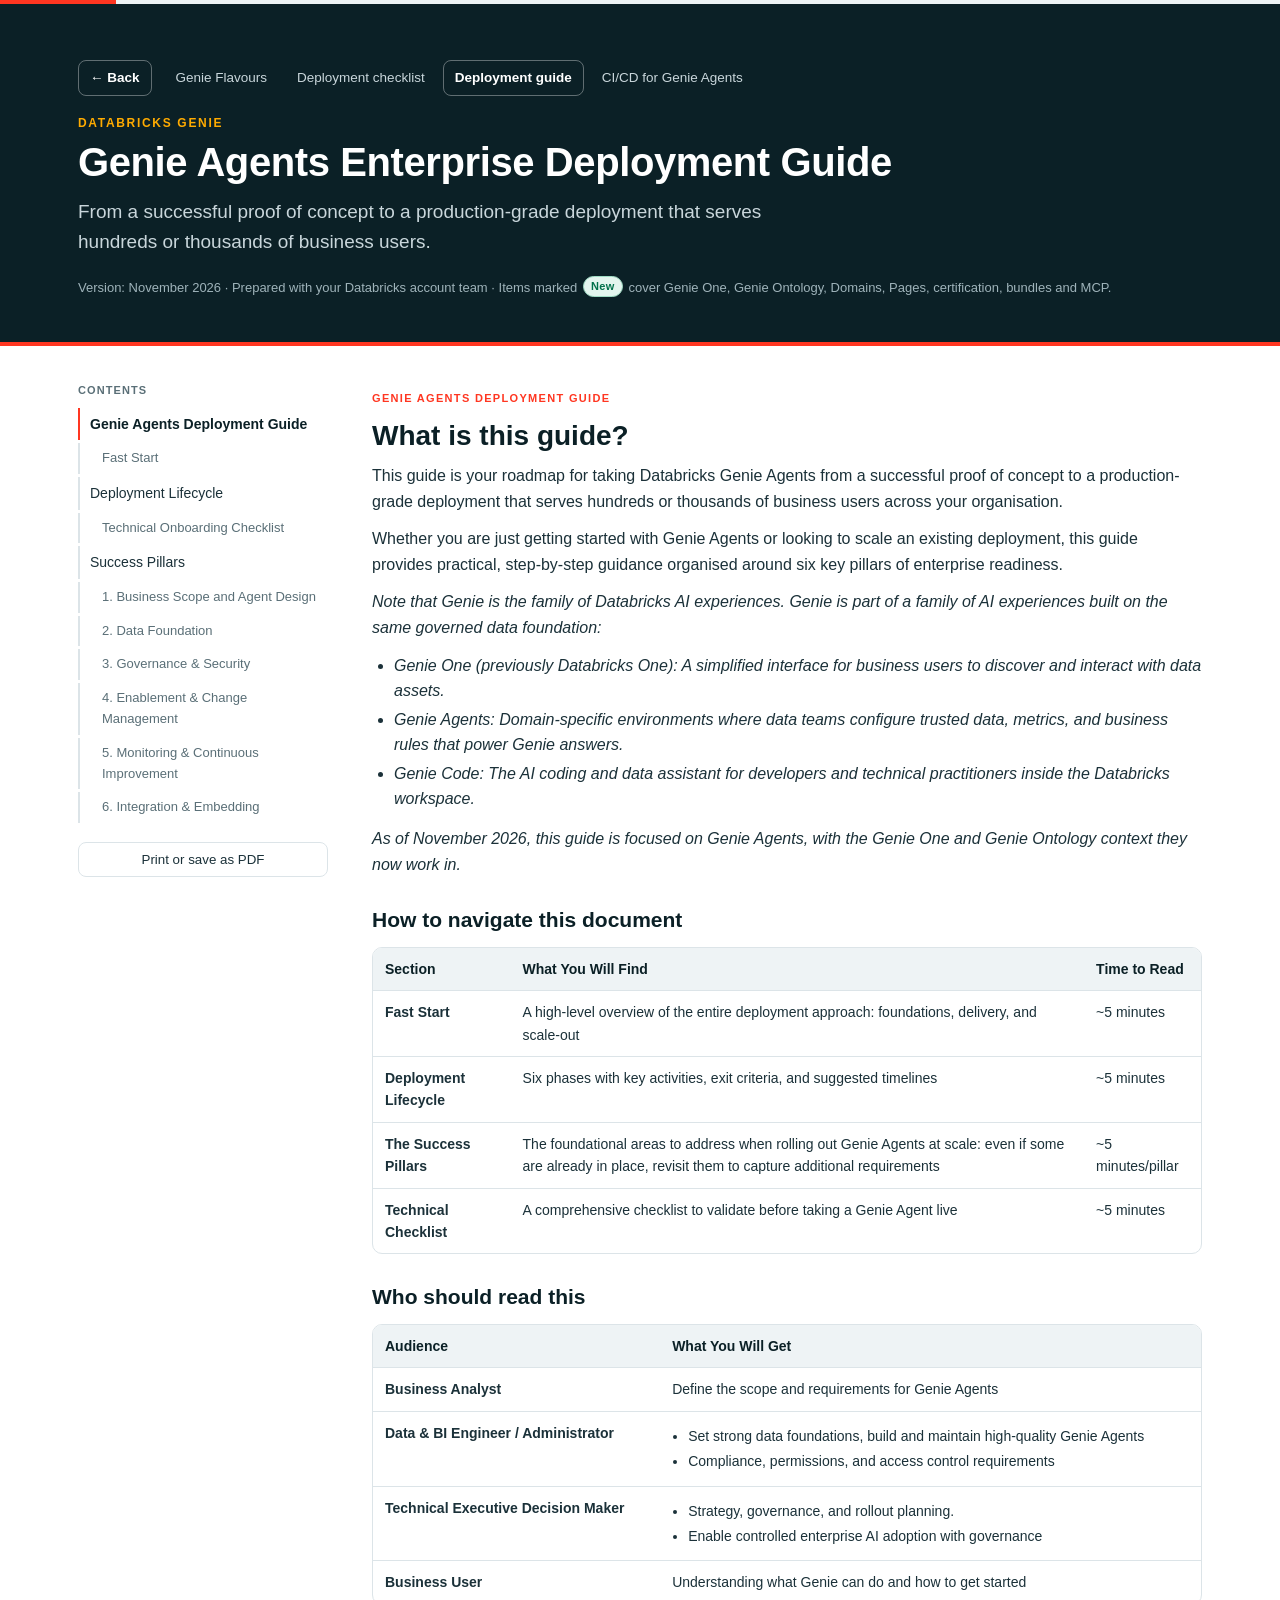
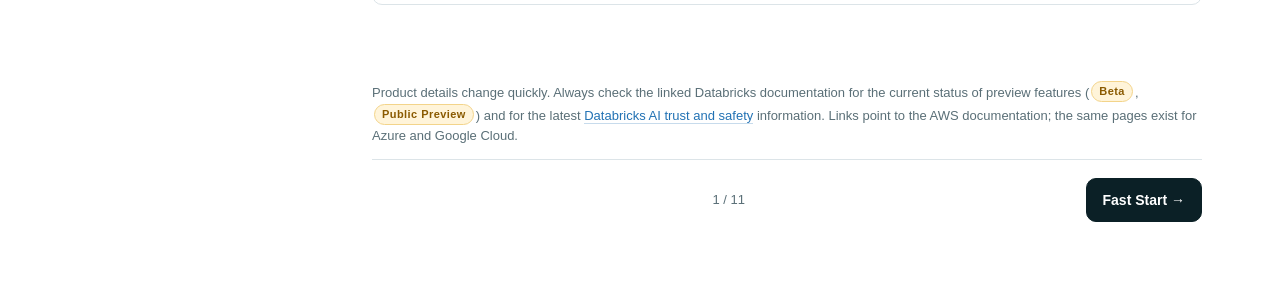
<file: genie-deployment-guide.html>
<!doctype html>
<html lang="en"><head><meta charset="utf-8"><meta name="viewport" content="width=device-width, initial-scale=1">
<title>Genie Agents Enterprise Deployment Guide</title>
<style>:root{--navy:#0B2026;--ink:#1B3139;--muted:#5A6F77;--line:#DCE4E8;--bg:#F7F9FA;--blue:#2272B4;--green:#00A972;--orange:#FFAB00;--lava:#FF3621;--maroon:#98102A}
*{box-sizing:border-box}
html{scroll-behavior:smooth}
body{margin:0;font:16px/1.6 -apple-system,BlinkMacSystemFont,"Segoe UI",Roboto,"Helvetica Neue",Arial,sans-serif;color:var(--ink);background:#fff}
a{color:var(--blue);text-decoration:none;border-bottom:1px solid rgba(34,114,180,.25)}
a:hover{border-bottom-color:var(--blue)}
code{font:13px/1.4 ui-monospace,SFMono-Regular,Menlo,Consolas,monospace;background:#EEF3F5;border-radius:4px;padding:1px 5px;color:var(--navy)}
.wrap{max-width:1180px;margin:0 auto;padding:0 28px}
.cover{background:var(--navy);color:#fff;padding:56px 0 44px;border-bottom:4px solid var(--lava)}
.cover h1{font-size:40px;line-height:1.15;margin:6px 0 12px;letter-spacing:-.01em}
.eyebrow{text-transform:uppercase;letter-spacing:.14em;font-size:12px;font-weight:700;color:var(--orange);margin:0}
.lede{font-size:19px;color:#C9D6DB;max-width:760px;margin:0 0 18px}
.meta{font-size:13px;color:#9FB3BA;margin:0}
.layout{display:grid;grid-template-columns:250px 1fr;gap:44px;padding-top:36px;padding-bottom:60px}
.toc{position:sticky;top:20px;align-self:start;font-size:14px}
.toc p{font-weight:700;text-transform:uppercase;letter-spacing:.1em;font-size:11px;color:var(--muted);margin:0 0 8px}
.toc ol{list-style:none;margin:0;padding:0}
.toc li a{display:block;padding:5px 10px;border:0;border-left:2px solid var(--line);color:var(--ink)}
.toc li.sub a{padding-left:22px;font-size:13px;color:var(--muted)}
.toc li a:hover{border-left-color:var(--lava);color:var(--navy)}
.print{margin-top:16px;width:100%;padding:9px 10px;border:1px solid var(--line);background:#fff;border-radius:8px;font:600 13px/1 inherit;color:var(--ink);cursor:pointer}
.print:hover{border-color:var(--blue);color:var(--blue)}
main{min-width:0}
section{padding:8px 0 30px;border-bottom:1px solid var(--line);margin-bottom:26px;scroll-margin-top:16px}
.sec-k{font-size:11px;font-weight:700;letter-spacing:.12em;text-transform:uppercase;color:var(--lava);margin-bottom:4px}
.tab-title{font-size:30px;font-weight:700;color:var(--navy);margin:4px 0 2px;line-height:1.2}
.tab-sub{font-size:18px;color:var(--muted);margin:0 0 12px}
h2{font-size:28px;color:var(--navy);margin:10px 0 10px;line-height:1.25}
h3{font-size:21px;color:var(--navy);margin:26px 0 8px}
h4{font-size:17px;color:var(--navy);margin:20px 0 6px}
h5{font-size:15px;margin:16px 0 6px}
p{margin:0 0 12px}
p.label{font-weight:700;color:var(--navy);margin:16px 0 6px}
ul{margin:0 0 14px;padding-left:22px}
li{margin:3px 0}
.tbl{overflow-x:auto;margin:10px 0 20px;border:1px solid var(--line);border-radius:10px}
table{border-collapse:collapse;width:100%;font-size:14px}
th{background:#EEF3F5;text-align:left;color:var(--navy);font-weight:700;padding:10px 12px;border-bottom:1px solid var(--line);vertical-align:top}
td{padding:10px 12px;border-top:1px solid var(--line);vertical-align:top}
ul.cell{margin:0;padding-left:16px}
.tag{display:inline-block;font-size:11px;font-weight:700;letter-spacing:.04em;padding:1px 7px;border-radius:999px;vertical-align:2px;margin:0 2px}
.tag.new{background:#E3F5EE;color:#00704A;border:1px solid #9FDCC4}
.tag.st{background:#FFF4D9;color:#8A5A00;border:1px solid #F3D48A}
.callout{border:1px solid #9FDCC4;background:#F2FBF7;border-radius:10px;padding:14px 16px;margin:14px 0}
.callout p{margin:6px 0 0}
footer{font-size:13px;color:var(--muted)}
@media (max-width:860px){.layout{grid-template-columns:1fr}.toc{position:static}}
@media print{.toc{display:none}.layout{display:block}.cover{background:#fff;color:var(--ink);border-bottom:2px solid var(--lava)}.lede,.meta{color:var(--muted)}section{break-inside:auto}a{border:0}}
.anim{position:relative;aspect-ratio:16/9;margin:10px 0 6px;border:1px solid var(--line);border-radius:12px;overflow:hidden;background:#fff}
.anim iframe{position:absolute;inset:0;width:100%;height:100%;border:0}
.anim-cap{font-size:13px;color:var(--muted)}
@media print{.anim{display:none}}
.progress{position:sticky;top:0;z-index:5;height:4px;background:#EEF3F5}
.progress i{display:block;height:100%;width:0;background:var(--lava);transition:width .3s}
body.steps main > section{display:none;border-bottom:0}
body.steps main > section.cur{display:block}
.toc li a.cur{border-left-color:var(--lava);color:var(--navy);font-weight:600}
.pager{display:none}
body.steps .pager{display:flex;align-items:center;justify-content:space-between;gap:12px;margin:8px 0 26px;padding-top:18px;border-top:1px solid var(--line)}
.pager button{all:unset;cursor:pointer;padding:10px 16px;border:1px solid var(--line);border-radius:10px;font-weight:600;font-size:14px;color:var(--ink);max-width:45%}
.pager button:hover{border-color:var(--blue);color:var(--blue)}
.pager button.next{background:var(--navy);border-color:var(--navy);color:#fff}
.pager button.next:hover{background:#0B2026;color:#fff}
.pg-n{font-size:13px;color:var(--muted);white-space:nowrap}
@media print{body.steps main > section{display:block!important}.pager,.progress{display:none!important}}
.sitenav{display:flex;align-items:center;gap:6px;flex-wrap:wrap;margin:0 0 18px;font-size:13.5px}
.sitenav a,.sitenav button{all:unset;cursor:pointer;color:#C9D6DB;padding:6px 11px;border-radius:8px;border:1px solid transparent}
.sitenav a:hover,.sitenav button:hover{color:#fff;border-color:rgba(255,255,255,.3)}
.sitenav .cur{color:#fff;font-weight:700;border-color:rgba(255,255,255,.35)}
.sitenav .back{border-color:rgba(255,255,255,.35);color:#fff;font-weight:600;margin-right:6px}
.sitenav .sep{color:#5A6F77}
@media print{.sitenav{display:none}}
</style></head>
<body>
<div class="progress"><i id="progress"></i></div>
<header class="cover"><div class="wrap">
<nav class="sitenav" aria-label="Genie pages"><button class="back" type="button" onclick="if (document.referrer && history.length > 1) history.back(); else location.href = 'https://koritadenada.github.io/genie-deep-dive/';">&larr; Back</button><a href="https://koritadenada.github.io/genie-deep-dive/">Genie Flavours</a><a href="https://koritadenada.github.io/genie-deployment-checklist/">Deployment checklist</a><a href="https://koritadenada.github.io/genie-deployment-checklist/genie-deployment-guide.html" class="cur" aria-current="page">Deployment guide</a><a href="https://github.com/koritadenada/genie-agents-ci-cd" target="_blank" rel="noopener">CI/CD for Genie Agents</a></nav>
<p class="eyebrow">Databricks Genie</p>
<h1>Genie Agents Enterprise Deployment Guide</h1>
<p class="lede">From a successful proof of concept to a production-grade deployment that serves hundreds or thousands of business users.</p>
<p class="meta">Version: November 2026 &middot; Prepared with your Databricks account team &middot; Items marked <span class="tag new">New</span> cover Genie One, Genie Ontology, Domains, Pages, certification, bundles and MCP.</p>
</div></header>
<div class="wrap layout">
<nav class="toc"><p>Contents</p><ol><li class=""><a href="#genie-agents-deployment-guide">Genie Agents Deployment Guide</a></li><li class="sub"><a href="#fast-start">Fast Start</a></li><li class=""><a href="#deployment-lifecycle">Deployment Lifecycle</a></li><li class="sub"><a href="#technical-onboarding-checklist">Technical Onboarding Checklist</a></li><li class=""><a href="#success-pillars">Success Pillars</a></li><li class="sub"><a href="#1-business-scope-and-agent-design">1. Business Scope and Agent Design</a></li><li class="sub"><a href="#2-data-foundation">2. Data Foundation</a></li><li class="sub"><a href="#3-governance-security">3. Governance &amp; Security</a></li><li class="sub"><a href="#4-enablement-change-management">4. Enablement &amp; Change Management</a></li><li class="sub"><a href="#5-monitoring-continuous-improvement">5. Monitoring &amp; Continuous Improvement</a></li><li class="sub"><a href="#6-integration-embedding">6. Integration &amp; Embedding</a></li></ol><button onclick="window.print()" class="print">Print or save as PDF</button></nav>
<main><section id="genie-agents-deployment-guide"><div class="sec-k">Genie Agents Deployment Guide</div>
<h2>What is this guide?</h2>
<p>This guide is your roadmap for taking Databricks Genie Agents from a successful proof of concept to a production-grade deployment that serves hundreds or thousands of business users across your organisation.</p>
<p>Whether you are just getting started with Genie Agents or looking to scale an existing deployment, this guide provides practical, step-by-step guidance organised around six key pillars of enterprise readiness.</p>
<p><em>Note that Genie is the family of Databricks AI experiences. Genie is part of a family of AI experiences built on the same governed data foundation:</em></p>
<ul><li>
<em>Genie One (previously Databricks One): A simplified interface for business users to discover and interact with data assets.</em>
</li><li><em>Genie Agents: Domain-specific environments where data teams configure trusted data, metrics, and business rules that power Genie answers.</em>
</li><li><em>Genie Code: The AI coding and data assistant for developers and technical practitioners inside the Databricks workspace.</em>
</li></ul>
<p><em>As of November 2026, this guide is focused on Genie Agents, with the Genie One and Genie Ontology context they now work in.</em></p>
<h3>How to navigate this document</h3>
<div class="tbl"><table><tr><th><strong>Section</strong></th><th><strong>What You Will Find</strong></th><th><strong>Time to Read</strong></th></tr><tr><td><strong>Fast Start</strong></td><td>A high-level overview of the entire deployment approach: foundations, delivery, and scale-out</td><td>~5 minutes</td></tr><tr><td><strong>Deployment Lifecycle</strong></td><td>Six phases with key activities, exit criteria, and suggested timelines</td><td>~5 minutes</td></tr><tr><td><strong>The Success Pillars</strong></td><td>The foundational areas to address when rolling out Genie Agents at scale: even if some are already in place, revisit them to capture additional requirements</td><td>~5 minutes/pillar</td></tr><tr><td><strong>Technical Checklist</strong></td><td>A comprehensive checklist to validate before taking a Genie Agent live</td><td>~5 minutes</td></tr></table></div>
<h3>Who should read this</h3>
<div class="tbl"><table><tr><th><strong>Audience</strong></th><th><strong>What You Will Get</strong></th></tr><tr><td><strong>Business Analyst</strong></td><td>Define the scope and requirements for Genie Agents</td></tr><tr><td><strong>Data &amp; BI Engineer / Administrator</strong></td><td><ul class='cell'><li>Set strong data foundations, build and maintain high-quality Genie Agents</li><li>Compliance, permissions, and access control requirements</li></ul></td></tr><tr><td><strong>Technical Executive Decision Maker</strong></td><td><ul class='cell'><li>Strategy, governance, and rollout planning.</li><li>Enable controlled enterprise AI adoption with governance</li></ul></td></tr><tr><td><strong>Business User</strong></td><td>Understanding what Genie can do and how to get started</td></tr></table></div></section><section id="fast-start"><div class="sec-k">Fast Start</div><p class="tab-title">Fast Start</p>
<p class="tab-sub">Your 3-part deployment considerations</p>
<p>Enterprise Genie Agent adoption rarely fails due to technology; it fails when organisations scale before their foundations are in place and teams are ready.</p>
<p>Success depends on aligning mindset and execution: focusing on clear business outcomes, demonstrating measurable ROI, and backing delivery with strong executive sponsorship, disciplined project management, and scalable foundations.</p>
<p>This section focuses on three essentials for a successful rollout: getting the foundations right, delivering agents iteratively to drive early value, and sustaining quality as adoption scales.</p>
<h2>Part 1: Start Solid with Foundation Checks</h2>
<p>A <a href="https://docs.databricks.com/aws/en/genie/">Genie Agent</a> is a Databricks feature that allows business teams to interact with their data using natural language. It uses generative AI tailored to your organisation's terminology and data, with the ability to monitor and refine its performance through user feedback.</p>
<p>Every delivery plan includes an upfront preparation phase. The Success Pillars provide guidance on how to approach each foundational area.</p>
<p>Start these activities early and allow enough time for completion. Treat security sign-off, user onboarding, and identity provisioning as one-time foundational tasks, but don’t let them delay agent development; run them in parallel as separate workstreams.</p>
<h3>Part 2: Fast delivery through empowered owners</h3>
<p>We recommend iterating in waves, domain by domain, and empowering builders to deliver value regularly. This has a cultural implication: learning to accept good enough quickly and to build on feedback rather than perfect delivery.</p>
<p>Each agent follows the same practitioner lifecycle. Each build should take <strong>1–4 weeks from zero</strong>, with <a href="https://docs.databricks.com/aws/en/genie-agents/best-practices">best practices</a> in place<strong>.</strong> The loop does not end at launch, as monitoring, feedback, and curation keep the agent improving continuously.</p>
<p><strong>One rule of thumb above all others: </strong>keep each agent to a small number of tables. Focused agents are more accurate than broad agents with 20+ tables. When scope creeps, create a new agent rather than expanding the existing one.</p>
<h3>Part 3: The scale-out model</h3>
<p>Once you have multiple agents in production, individual attention is not enough. Three practices keep a growing portfolio healthy.</p>
<div class="tbl"><table><tr><th><strong>Practice</strong></th><th><strong>Why it matters</strong></th></tr><tr><td><strong>Push left</strong></td><td>Fix data quality and metadata upstream in Unity Catalog; every improvement benefits every agent that shares that data, not just the one you're working on.</td></tr><tr><td><strong>Monitor at scale</strong></td><td>Set up portfolio-level <a href="https://docs.databricks.com/aws/en/genie-agents/monitor">monitoring</a> early. As adoption grows, catching degrading agents before users notice becomes critical. Use system tables and benchmarks, not just manual spot-checks.</td></tr><tr><td><strong>Community of practice</strong></td><td>Agent authors sharing patterns, a shared benchmark library, and a quarterly agent health review cadence keep quality high without a central bottleneck.</td></tr></table></div>
<div class="callout"><span class="tag new">New</span><p><strong>Model the head, let Genie learn the tail.</strong> Genie now works on a shared context layer, <a href="https://docs.databricks.com/aws/en/genie/genie-ontology/">Genie Ontology</a>, that Genie One and Genie Code both search. Define the business-critical concepts explicitly (top KPIs as metric views, key terms as Pages, assets grouped into Domains, trusted assets certified) and let Genie learn the rest from usage. Genie treats this modeled knowledge as more authoritative than learned knowledge.</p></div>
<p><em>The next sections of the guide provide the details you need to lay the foundations and put a successful deployment lifecycle in motion. </em></p></section><section id="deployment-lifecycle"><div class="sec-k">Deployment Lifecycle</div><h2>Deployment Lifecycle</h2>
<p>The table below shows how a typical Genie Agent deployment progresses from initial discovery through enterprise-wide rollout. Each phase builds on the previous one, though some phases run in parallel.</p>
<div class="tbl"><table><tr><th><strong>Phase</strong></th><th><strong>Name</strong></th><th><strong>Duration</strong></th><th><strong>Purpose</strong></th><th><strong>Key Activities</strong></th><th><strong>Exit Criteria</strong></th></tr><tr><td><strong>P0</strong></td><td><strong>Discovery &amp; Assessment</strong></td><td>2–3 weeks</td><td>Understand landscape, use cases, and readiness.</td><td><ul class='cell'><li>Discovery workshops with business stakeholders</li><li>Data readiness assessment</li><li>Stakeholder identification</li><li>Success criteria definition</li><li>Topology</li></ul></td><td><ul class='cell'><li>Use cases prioritised</li><li>Data readiness assessed</li><li>Stakeholder RACI finalised</li><li>Success metrics agreed</li></ul></td></tr><tr><td><strong>P1</strong></td><td><strong>Build &amp; Technical Validation</strong></td><td>2–4 weeks</td><td>Build &amp; technically validate Genie Agents.</td><td><ul class='cell'><li>Data preparation</li><li>Agent configuration</li><li>Instruction curation</li><li>Benchmark testing</li></ul></td><td><ul class='cell'><li>All tables have metadata and descriptions</li><li>Benchmark accuracy ≥80% for 1–2 weeks</li><li>Sample questions added</li><li>Knowledge Store configured</li></ul></td></tr><tr><td><strong>P2</strong></td><td><strong>Business User Validation</strong></td><td>1–2 weeks</td><td>Validate with real business users.</td><td><ul class='cell'><li>Onboard 5 power users</li><li>Collect structured feedback</li><li>Iterate on instructions</li></ul></td><td><ul class='cell'><li>Power users sign off</li><li>Evaluation scorecard meets thresholds</li><li>Critical feedback addressed</li></ul></td></tr><tr><td><strong>P3</strong></td><td><strong>Access &amp; Consumption Setup</strong></td><td>1–2 weeks (parallel to 2)</td><td>Configure access, identity, and channels.</td><td><ul class='cell'><li>Set up permissions - Configure identity provisioning</li><li>Test consumption channels (UI, dashboards, apps, chat integrations)</li></ul></td><td><ul class='cell'><li>All target users are correctly entitled</li><li>Consumption channels tested end-to-end</li></ul></td></tr><tr><td><strong>P4</strong></td><td><strong>Monitoring &amp; Onboarding Setup</strong></td><td>Parallel</td><td>Set up monitoring, alerting, and user enablement.</td><td><ul class='cell'><li>Deploy monitoring dashboards</li><li>Configure alerts</li><li>Publish internal user guide</li><li>Establish feedback processes</li></ul></td><td><ul class='cell'><li>Monitoring operational</li><li>Alerts configured</li><li>User documentation published</li></ul></td></tr><tr><td><strong>P5</strong></td><td><strong>Staged Rollout</strong></td><td>4–8 weeks</td><td>Gradually scale from pilot to enterprise-wide rollout.</td><td><ul class='cell'><li>Week 0: 10 users (validate stability)</li><li>Week 2–3: 50 users (department scale)</li><li>Week 4–5: 200 users (division scale)</li><li>Week 6+: enterprise-wide (full rollout)</li></ul></td><td><ul class='cell'><li>At each stage: usage monitored, feedback reviewed, instructions iterated</li><li>System performance is confirmed before expanding to the next stage</li></ul></td></tr></table></div>
<p><em>For a per-agent operational tracker that maps to phases P1–P5 with milestones, owners, and exit criteria, use the Checklist subtab.</em></p></section><section id="technical-onboarding-checklist"><div class="sec-k">Technical Onboarding Checklist</div><p class="tab-title">Genie Agent Technical Onboarding Checklist</p>
<p>This checklist supports the onboarding of a validated Genie Agent into Production, ensuring smooth adoption and effective use of data insights. It outlines five key phases: validation by stakeholders, access setup, interface readiness, monitoring and onboarding, and a staged rollout plan. Follow each step, meet the exit criteria before advancing, and work closely with your Databricks team, especially as usage scales, to ensure a successful launch. This assumes you’ve already gone through Phase 0 - Discovery &amp; Assessment.</p>
<div class="tbl"><table><tr><th>Milestone Tracker</th><th></th><th></th><th></th><th></th></tr><tr><td>Milestone</td><td>Owner</td><td>Due Date</td><td>Status</td><td>Notes / Blockers</td></tr><tr><td>Phase 1 - Technical User Validation of the Genie Agent</td><td></td><td></td><td></td><td></td></tr><tr><td>Phase 2 - Business User Validation of the Genie Agent</td><td></td><td></td><td></td><td></td></tr><tr><td>Phase 3 - Prepare Access and Consumption Layer</td><td></td><td></td><td></td><td></td></tr><tr><td>Phase 4 - Put Onboarding &amp; Monitoring Processes in Place</td><td></td><td></td><td></td><td></td></tr><tr><td>Phase 5 - Stage the Rollout to More Users</td><td></td><td></td><td></td><td></td></tr></table></div>
<h4>Phase 1 - Technical User Validation of the Genie Agent</h4>
<p>Once you have a Genie Agent that your creating team is happy with, we recommend you start the final validation process. For the purpose of this phase, we recommend that you actively use the Agent yourselves as Agent administrators, adjust the context as needed (<a href="https://docs.databricks.com/aws/en/genie-agents/best-practices">docs</a>), and regularly update and re-run benchmarks if any new questions arise last-minute before the next phase.</p>
<ul><li>
A <a href="https://docs.databricks.com/aws/en/genie-agents/best-practices#start-small">limited</a> number of tables (the fewer the better)
</li><li>Tables should have Primary &amp; Foreign Keys set, and table metadata is well <a href="https://docs.databricks.com/aws/en/genie-agents/best-practices">documented</a> - columns have clear and precise names and descriptions
</li><li><a href="https://docs.databricks.com/aws/en/genie-agents/tune-quality#prompt-matching-overview">Entity matching</a> (formerly “Value dictionaries”) helps when users’ prompts do not match the structure or values in the data (e.g., a user prompts “Florida” but the row values are “FL”)
</li><li><a href="https://docs.databricks.com/aws/en/genie-agents/tune-quality#add-example-sql-queries-and-functions">Example SQL</a> is in place for the most common types of questions (preferably 10 or more). Parameterised queries are preferred because they can improve answer quality. Where a measure/filter/dimension can be expressed structurally, prefer a SQL Expression in the Knowledge Store over text instructions.
</li><li><a href="https://docs.databricks.com/aws/en/genie-agents/best-practices#choose-the-right-instruction-type">Instructions</a> mostly contain business terminology (acronyms, definitions, etc.), specific desired behaviours (e.g. if a prompt mentions X, always follow up until Y is also included), and miscellaneous guidance (e.g., always answer in language XYZ) that cannot be covered by table/column descriptions or Example Queries. If in doubt, always prioritise table/column descriptions and parameterised Example SQL.
</li><li><a href="https://docs.databricks.com/aws/en/genie-agents/monitor#benchmarks">Benchmarks</a> achieve the desired score: aim for ~80% accuracy; cover the top 15–20 expected user questions with 2–4 phrasings each (~30–80 benchmarks total); agents support up to 500 benchmark questions; use the auto-suggested benchmarks feature to seed
</li></ul>
<p class="label">Exit criteria:</p>
<ul><li>
Benchmarks run at ~80% accuracy over the course of ~1-2 weeks
</li><li>Agent Editors (technical stakeholders) have actively been using the agent for ~1-2 weeks
</li></ul>
<h4>Phase 2 - Business User Validation of the Genie Agent</h4>
<p>Since your benchmarks have been running regularly, it’s time to onboard a handful (~5) of business power users (preferably those who were part of the initial scope definition as key stakeholders) for the business validation step. You don’t need to set up the full access infrastructure just yet - you can give them temporary access to the workspace, with SQL entitlements, and the right permissions to use the agent and run queries (<a href="https://docs.databricks.com/aws/en/genie-agents/set-up#share-a-genie-agent">docs</a>).</p>
<ul><li>
Business power users have had ~1-2 weeks of consistent testing and are satisfied with the answers at this stage of the Agent
</li><li>Any changes needed to be made to the Agent have been done while keeping in mind the steps outlined during Phase 1 - for major changes, restart the timer on the ~1-2 weeks of testing
</li></ul>
<p class="label">Exit criteria (can happen in parallel to Phases 3 and 4):</p>
<ul><li>
Power users have tested the agent for 1-2 weeks without any major changes needed to the agent (you should anticipate ongoing review of user feedback and modification of agent context for the lifetime of the agent)
</li></ul>
<h4>Phase 3 - Prepare Access and Consumption Layer</h4>
<p>You can run some of the administration steps in this section in parallel to Phase 2. You should aim to get in place a robust access management system in place, depending on the preferred way of sharing the Genie Agent at scale within your organisation</p>
<ul><li>
Choose the preferred way to consume the Genie Agent - in the Genie UI, through a Dashboard Chat Box, or through Customer Web Apps or Teams/Slack integration via the Genie Conversation API (and build if required)
</li><li>Ensure basic <a href="https://docs.databricks.com/aws/en/genie-agents/set-up#share-a-genie-agent">permissions</a> are in place for consuming users
<ul><li>
Define credential methodology - viewer vs. embedded credentials - based on requirements. For the Genie Conversation API path, prefer OAuth over a single PAT token: OAuth preserves per-user UC privileges and per-user usage attribution, whereas a shared PAT loses per-user visibility and is billed as a single identity.
</li><li>If required, set up <a href="https://learn.microsoft.com/en-us/azure/databricks/admin/users-groups/automatic-identity-management">Automatic Identity Access</a> in Azure
</li><li>If required, set up Share to Account Users (embedded-credentials only): in Public Preview (July 2026), but being functionally superseded by the account-level Genie path below; prefer the GA path below for new builds
</li><li>For business-user consumption without workspace access, the preferred path is the account-level Genie One (formerly Databricks One): supports viewer credentials and a simplified UI on top of the Consumer entitlement; provision via AIM/SCIM. The “Change default workspace access to Consumer access” toggle is in Public Preview (July 2026).
</li></ul>
</li></ul>
<p class="label">Exit criteria (can happen in parallel to Phases 2 &amp; 4):</p>
<ul><li>
You have defined (and built, as needed) the way in which business users will interact with Genie
</li></ul>
<h4>Phase 4 - Put Onboarding &amp; Monitoring Processes in Place</h4>
<p>You can run some of the administration steps in this section in parallel to Phase 2. Leverage tooling already available in Databricks to ensure that Agent administrators can actively review the Agent and react to issues in a timely manner, and make sure you publish this information and internal SLAs as part of onboarding users to the Genie Agent:</p>
<ul><li>
Set up SQL Warehouse monitoring to ensure SLAs are met. General SQL Warehouse monitoring guidance (<a href="https://medium.com/dbsql-sme-engineering/monitor-dbsql-warehouse-slas-with-real-time-alerts-c4dc36c45c5c#:~:text=Databricks%20provides%20built%2Din%20alerting,when%20SLAs%20are%20at%20risk.">example blog</a>)
</li><li>Set a schedule on which to address requests for <a href="https://docs.databricks.com/aws/en/genie-agents/monitor#response-feedback">reviews</a>
</li><li>Set up monitoring of <a href="https://docs.databricks.com/aws/en/admin/account-settings/audit-logs#aibi-genie-events">Genie Audit events</a> (and alert <a href="https://docs.databricks.com/aws/en/genie-agents/audits-alerts">examples</a> available) to measure spikes in conversations/users - gauge adoption and whether usage is approaching your budgets
</li><li>Leverage the Weekly Monitoring Digest in the Genie Agent Monitoring tab, or consider this <a href="https://github.com/Dynosphere/aibi-adoption-dashboard">community adoption dashboard</a> for Genie Agent-specific observability
</li><li>Define the internal processes of how new users will get access to consume the Genie Agent
</li></ul>
<p class="label">Exit criteria (can happen in parallel to Phases 2 &amp; 3):</p>
<ul><li>
An internal document available to the upcoming users of the Genie Agent that provides them with details about the Genie Agent and its scope, how to request access, <a href="https://docs.databricks.com/aws/en/genie-agents/talk-to-genie">how to</a> use Genie to explore business data, as well as the cadence of feedback reviews
</li><li>Alerts are in place to notify the admin team when the SQL Warehouse is breaking defined SLAs
</li><li>Alerts are in place to notify the admin team when usage is reaching the current budgets
</li></ul>
<h4>Phase 5 - Stage the Rollout to More Users</h4>
<p><strong>Validate that Phases 1-4 have been completed before beginning the broader rollout to ensure end users have a positive experience.</strong> Define your desired end-state in terms of # of users that will have access to the Genie Agent, as well as what the peaks of concurrency are that you think you’ll reach (e.g. how does peak traffic look during your busiest hours), and work from those numbers backwards. For example, if you think the Genie Agent will be accessible by 500 users in T0 + 2 months, then create a staged roll-out plan that allows you to monitor via the solutions put in place in Phase 4, adjust the Agent based on any unknown questions that come up via the new users, and keep up with the increasing number of manual reviews asked.</p>
<p>We strongly recommend that in the first few weeks, the admin team and the users onboarded work closely to solve any issues that were not preempted in the first two phases. We suggest the following staged approach (starting from your pilot launch date as T0), and only progressing to the next step if there are no changes to the Agent - otherwise, allow for a couple of days in between to mitigate any unpredictable quality changes that could arise due to changes:</p>
<ul><li>
T0: Reach 10 users in the Agent
</li><li>T0 + 2-3 weeks: Reach 50 users in the Agent
</li><li>T0 + 3-4 weeks: Reach 200 users in the Agent
</li></ul>
<p>For subsequent batches, we recommend continuing onboarding in a staged fashion, but do exponential increases after the first couple of stages.</p>
<p>When you are getting close to any of the monitoring limits defined in Phase 4:</p>
<ul><li>
For SQL Warehouse issues, increase WH size/autoscaling as needed. Follow <a href="https://docs.databricks.com/aws/en/compute/sql-warehouse/warehouse-behavior#sizing-a-serverless-sql-warehouse">these</a> guidelines for SQL Warehouse T-shirt sizing.
</li><li>For increases in # of manual reviews needed, ensure you’re staffing the admin team appropriately
</li><li>Since Genie moved to pay-as-you-go (July 2026), there are no fixed questions-per-minute caps on the API. Capacity is shared, so short bursts can return temporary 429 responses: build retries with exponential backoff, and work with your account team if you need dedicated capacity. Use <a href="https://docs.databricks.com/aws/en/genie/budgets">Genie budgets</a> to control spend.</ul>
</li></ul></section><section id="success-pillars"><div class="sec-k">Success Pillars</div><h2>Why Genie?</h2>
<p>Genie lets your business users ask questions in plain language and get answers from your governed enterprise data, no SQL skills required. It bridges the gap between data teams and business users, enabling:</p>
<ul><li>
<strong>Faster time to insight.</strong> Business users get answers in seconds, not days.
</li><li><strong>Consistent metrics.</strong> Every answer draws from the same governed, curated data.
</li><li><strong>Lower support burden.</strong> Routine "Can you pull this data?" requests are handled directly by Genie.
</li><li><strong>Built-in trust.</strong> Users can see the SQL behind every answer, and critical queries can be certified for guaranteed accuracy.
</li></ul>
<p>Genie isn't a generic chatbot; it is a specialised tool tailored to your organisation's unique data landscape. <strong>A production-ready Genie is a governed, trusted, supportable self-service analytics product that:</strong></p>
<ul><li>
Answers real business questions against curated enterprise data.
</li><li>Respects your existing data governance and security model.
</li><li>Gives business users confidence in the answers.
</li><li>Scales across multiple teams and domains.
</li><li>Has clear ownership, testing, monitoring, and support.
</li></ul>
<p><strong>The key shift - </strong>in a PoC, the question is "Can Genie answer some good questions?", whereas in production, the question is "Can Genie answer the right questions, consistently, securely, and at scale?".</p>
<p>The most common failure in enterprise Genie adoption is not technical: it is scaling before the foundations are in place and the people are ready. The most common success pattern is getting your foundations right, delivering agents iteratively, and sustaining quality as you scale.</p>
<h2>The Six Pillars</h2>
<p>The six pillars cover everything an enterprise needs to deploy Genie successfully. Pillars 1 to 5 are foundational; Pillar 6 is optional and only applies if you need to extend Genie outside the native Databricks UI (Teams, Slack, custom apps, embedded experiences).</p>
<div class="tbl"><table><tr><th><strong>Pillar</strong></th><th><strong>Focus Area</strong></th><th><strong>What "good" looks like</strong></th></tr><tr><td>1. Business Scope &amp; Agent Design</td><td>Design focused agents, define a curation strategy, and assign ownership</td><td>Five or fewer tables per agent; clear owner; 20 to 50 in-scope questions defined; Trusted Assets in place for critical KPIs</td></tr><tr><td>2. Data Foundation</td><td>Ensure data quality, metadata, and documentation are production-ready</td><td>Curated Silver / Gold tables in Unity Catalog; every column has a description; entity matching configured for categorical columns</td></tr><tr><td>3. Governance &amp; Security</td><td>Configure access controls, credential models, and compliance requirements</td><td>Unity Catalog permissions, row filters, and column masks enforced per user; credential model documented per deployment pattern</td></tr><tr><td>4. Enablement &amp; Change Management</td><td>Train authors and users, build trust, drive adoption</td><td>Agent authors trained; sample questions and a prompt guide published; feedback loop active; common objections answered</td></tr><tr><td>5. Monitoring &amp; Continuous Improvement</td><td>Benchmark accuracy, review feedback, iterate on quality</td><td>≥80% benchmark accuracy before production; Monitor tab reviewed on schedule; audit-log alerts configured</td></tr><tr><td>6. Integration &amp; Embedding (Optional)</td><td>Extend Genie to Teams, Slack, APIs, and consumer portals</td><td>Throughput planned against observed demand; API integrations use minimum-privilege identity; channel choice matches the user audience</td></tr></table></div>
<h2>Through-lines across the pillars</h2>
<p>A few themes run across all six pillars and are worth stating explicitly:</p>
<ul><li>
<strong>Foundations before features.</strong> A focused, well-documented, governed agent outperforms a broad agent with clever instructions. Pillars 1 and 2 carry more weight than any prompt-engineering trick later in the stack.
</li><li><strong>Unity Catalog is the security boundary, not the Genie Agent.</strong> Row filters, column masks, and table grants automatically enforce per-user data access. A Genie Agent defines the curated experience; it is not a hard data boundary.
</li><li><strong>Production-ready is measurable.</strong> The ≥80% benchmark-accuracy target is the gate to production. Below that, an agent is not ready regardless of how it feels in a demo.
</li><li><strong>Field-recommended versus Databricks-published.</strong> Most adoption targets and review cadences in this guide are field-recommended starting points. Only a high-accuracy gate and the documented product limits are published by Databricks. Calibrate the rest to your organisation.
</li><li><strong>Ownership beats one-off effort.</strong> Agents that drift in accuracy do so because no one owns them. A senior analyst or data product owner per agent is the strongest predictor of sustained quality.
</li></ul>
<h2>Top five ways enterprise rollouts stall</h2>
<ul><li>
<strong>Cross-domain agents.</strong> Trying to make one agent answer everything. Always less accurate than three focused agents.
</li><li><strong>Skipping benchmarks.</strong> Promoting to production without a benchmark suite leaves accuracy invisible and degradation undetectable.
</li><li><strong>Treating Genie as a feature, not a product.</strong> No owner, no backlog, no cadence equals quality decay within weeks of launch.
</li><li><strong>Confusing the UI with the security boundary.</strong> Hiding columns in the Knowledge Store is not access control. Unity Catalog grants are.
</li><li><strong>Scaling channels before the agent is production-quality.</strong> Adding Teams or Slack to a marginal agent amplifies the wrong answers to more users.
</li></ul></section><section id="1-business-scope-and-agent-design"><div class="sec-k">1. Business Scope and Agent Design</div><h2>Pillar 1: Business Scope and Agent Design</h2>
<p>Design each Genie Agent for a defined business domain and a known set of user questions. Include the business terms, metrics, and tables required for that domain, and keep unrelated topics out of scope.</p>
<p>Scope limits answer quality. An agent spanning unrelated domains is consistently less accurate than one that stays within its boundaries.</p>
<h3>1.1 Design Principles</h3>
<p><strong>Keep the agent narrow.</strong> Aim for <a href="https://docs.databricks.com/aws/en/genie-agents/best-practices">five or fewer tables per agent, with 50 as the hard limit</a>. Use one agent per business domain. Create separate agents for Finance, Sales, Operations, and HR rather than one cross-domain agent. Narrower agents consistently produce better answers.</p>
<p>Before configuration starts, define:</p>
<ul><li>
The audience.
</li><li>The 20 to 50 business questions the agent should answer.
</li><li>The KPIs and datasets it owns.
</li><li>The topics explicitly out of scope.
</li></ul>
<p>State out-of-scope topics in the agent instructions. Treat those instructions as guidance for Genie's behaviour, not as access control. Unity Catalog permissions still govern what users can actually query.</p>
<p class="label">Size by audience:</p>
<ul><li>
<strong>Executive agent:</strong> 2 to 3 summary tables with approved metrics.
</li><li><strong>Domain analyst agent:</strong> 3 to 5 detailed tables for follow-up questions.
</li></ul>
<p>Validate the first 10 to 20 questions against the expected SQL and answers before opening the agent to a wider audience. Expand from there.</p>
<p>Give the agent a clear operating model:</p>
<ul><li>
Owner
</li><li>Backlog
</li><li>Release cadence
</li><li>Support model
</li><li>Success metrics
</li></ul>
<h3>1.2 Curation Hierarchy</h3>
<p>A Genie Agent improves through layered curation. Use the most structural layer that can express each rule. Reserve text instructions for behaviour that cannot be modelled in metadata or SQL.</p>
<ul><li>
<strong>Unity Catalog metadata:</strong> The foundation. Accurate table and column descriptions, primary and foreign keys, and tags help Genie identify the right objects, and the same investment improves every other consumer of the catalog.
</li><li><strong>Metric Views:</strong> Live in Unity Catalog, not in the agent. They give a deterministic KPI definition: the calculation is authored once and applied wherever the view is referenced. Any synonyms declared in the metric view's agent metadata are available to Genie. Prefer Metric Views over agent-level SQL expressions when the KPI is shared across multiple agents.
</li><li><strong>SQL expressions:</strong> Encode business logic that Genie can use during query generation. Define measures, filters, and dimensions as named expressions so the same logic is reused rather than reinvented per question.
</li><li><strong>Parameterised example SQL queries:</strong> Map common question patterns to verified queries. When Genie matches a question to an example, it can use that query directly.
</li><li><strong>Text instructions:</strong> Handle formatting, scope reminders, and clarification prompts. They iterate quickly but are open to interpretation, and the Databricks best-practices guidance recommends <a href="https://docs.databricks.com/aws/en/genie-agents/best-practices">using them as a last resort</a> when no structural option fits.
</li></ul>
<h3>1.3 Knowledge Store Configuration</h3>
<p>The <a href="https://docs.databricks.com/aws/en/genie-agents/tune-quality">Knowledge Store</a> holds the agent-specific configuration Genie uses to interpret tables, joins, calculations, and user phrasing in that agent.</p>
<p>It contains:</p>
<ul><li>
<strong>Agent-level metadata customisation:</strong> Descriptions for tables, columns, business terms, and synonyms scoped to this agent.
</li><li><strong>Agent-level data customisation:</strong> Simplified or focused views of the underlying data without changing the Unity Catalog tables.
</li><li><strong>Prompt matching:</strong> Examples that resolve user phrasing to canonical entities, correct common spelling variants, and set output formats.
</li><li><strong>Join relationships:</strong> Defined table relationships so JOIN logic is consistent.
</li><li><strong>SQL expressions:</strong> Curated measures, filters, and dimensions.
</li></ul>
<p>Knowledge Store changes apply only to the current Genie Agent. They do not modify Unity Catalog or any other Databricks asset.</p>
<h3>1.4 Sample Questions</h3>
<p>Configure 6 to 10 sample questions per agent. They set user expectations on first open and provide working phrasing to start with.</p>
<p>Use the actual metrics, dimensions, and entities the agent owns. Write literal questions, not templated placeholders. For a revenue agent:</p>
<ul><li>
What was revenue for Q1 2026?
</li><li>Who are the top 10 customers by bookings this year?
</li><li>How does gross margin compare across regions?
</li><li>Show monthly order volume for the last 12 months.
</li><li>Which regions missed the plan last quarter?
</li><li>Break down the pipeline by segment and geography.
</li></ul>
<p>Substitute the equivalents for your domain. Where possible, mirror the question patterns covered by your trusted assets so users land on trusted responses from their first interactions.</p>
<h3>1.5 Modeled knowledge: Domains, Pages and certification <span class="tag new">New</span></h3>
<p>Beyond the agent itself, <a href="https://docs.databricks.com/aws/en/uc-semantics/">Unity Catalog semantics</a> gives every Genie experience the same business context. Together with metric views these features form the modeled knowledge in Genie Ontology:</p>
<ul><li><strong><a href="https://docs.databricks.com/aws/en/uc-semantics/domains">Domains</a></strong>: a business-aligned layer (for example Finance, Sales, Marketing/User Acquisition) that groups data assets by governed tags on the Discover page. Domains are account-level and support subdomains. Create one domain per agent's business area.</li><li><strong><a href="https://docs.databricks.com/aws/en/uc-semantics/pages">Pages</a></strong>: a governed definition of one business concept (a term, KPI or acronym), with owner, synonyms, description, body, related assets and sources. Each Page belongs to one domain. Genie One uses the definition and cites the Page.</li><li><strong><a href="https://docs.databricks.com/aws/en/data-governance/unity-catalog/certify-deprecate-data">Certification and deprecation</a></strong>: the <code>system.certification_status</code> tag marks tables, views, metric views, dashboards, Genie Agents, apps and Pages as certified or deprecated, steering Genie One toward the assets your organisation vouches for.</li><li><strong><a href="https://docs.databricks.com/aws/en/uc-semantics/wikis">Wikis</a></strong> <span class="tag st">Beta</span>: document a table's meaning, intended use and sources.</li><li><strong><a href="https://docs.databricks.com/aws/en/genie/genie-ontology/external-knowledge-sources/">External knowledge sources</a></strong> <span class="tag st">Beta</span>: bring measures and relationships from BI semantic models (such as Power BI) into Genie Ontology.</li></ul>
<p>Model the head and let Genie learn the tail: start with the KPIs and terms that must be right, then expand.</p></section><section id="2-data-foundation"><div class="sec-k">2. Data Foundation</div><h2>Pillar 2: Data Foundation</h2>
<p>Genie depends on clear metadata, consistent structures, and governed data to turn natural-language questions into accurate SQL queries. It uses your table and column metadata to identify the right dataset, measures, dates, and joins.</p>
<p>For a question such as "What were total sales last quarter?", Genie must understand:</p>
<ul><li>
Which table contains the sales data?
</li><li>Which column holds the sales amount?
</li><li>Which column defines the date?
</li><li>How the relevant tables relate to each other.
</li></ul>
<p>If that context is missing or unclear, Genie is more likely to generate incorrect SQL. <strong>Validate each agent with representative benchmark questions before production.</strong></p>
<h3>2.1 Data Layer Recommendations</h3>
<p>Use cleaned, curated data rather than raw ingestion tables.</p>
<ul><li>
<strong>Raw / Bronze: avoid.</strong> Quality issues, cryptic column names, and incomplete records make Genie unreliable.
</li><li><strong>Cleaned / Silver: use.</strong> Validated, standardised, consistent data types.
</li><li><strong>Aggregated / Gold: prefer.</strong> Optimised for analytics, clearer business logic, pre-calculated metrics.
</li></ul>
<h3>2.2 Preparation Checklist</h3>
<p>Preparation happens at two levels: each table in Unity Catalog, and then the Genie Agent that uses them.</p>
<p class="label">Per table (Unity Catalog)</p>
<p class="label">Must have</p>
<ul><li>
Register the table in Unity Catalog.
</li><li>Add a table comment that explains the contents and business context.
</li><li>Add a clear business description for every column.
</li><li>Use self-explanatory column names. Prefer customer_lifetime_value over clv.
</li><li>Store date fields as DATE or TIMESTAMP, not strings.
</li></ul>
<p class="label">Should have</p>
<ul><li>
Define primary and foreign key relationships.
</li><li>Apply Unity Catalog governance tags for PII and sensitivity classification.
</li></ul>
<p class="label">Good to have</p>
<ul><li>
Run OPTIMIZE, unless <a href="https://docs.databricks.com/aws/en/optimizations/predictive-optimization">predictive optimisation</a> is enabled.
</li><li>Document the data freshness cadence.
</li></ul>
<p class="label">Per agent (Knowledge Store and ACLs)</p>
<p class="label">Must have</p>
<ul><li>
Apply Unity Catalog permissions on the underlying data, and configure Genie Agent ACLs on the agent itself.
</li></ul>
<p class="label">Should have</p>
<ul><li>
Keep each agent to five or fewer tables where possible. Treat 50 tables, views or metric views as the hard limit.
</li><li>Pre-join frequently joined tables into views, or define join relationships in the <a href="https://docs.databricks.com/aws/en/genie-agents/tune-quality">Knowledge Store</a>.
</li><li>Enable entity matching on categorical columns (regions, statuses, product names) so Genie maps user phrasings to canonical values.
</li><li>Enable format assistance on important columns to give Genie representative sample values.
</li></ul>
<p class="label">Good to have</p>
<ul><li>
Hide unnecessary or confusing columns in the Knowledge Store.
</li></ul>
<h3>2.3 Metric Views</h3>
<p><a href="https://docs.databricks.com/aws/en/uc-semantics/metric-views">Metric Views</a> are useful when one KPI definition needs to apply consistently across teams, dashboards, and Genie Agents. Define a metric once, then let users query it by region, time period, or product line without rewriting the calculation each time.</p>
<p>When Genie answers from a Metric View, it uses the approved definition rather than a locally recreated formula. Adopt Metric Views when you have a shared set of standardised KPIs referenced across multiple teams or reports.</p>
<p><span class="tag new">New</span> Add <a href="https://docs.databricks.com/aws/en/uc-semantics/agent-metadata">agent metadata</a> to each metric view: display names, synonyms and format specifications. Genie uses the synonyms to map the words people use to the right measure or dimension, so you do not repeat them in every agent. Certify the metric views your agents rely on.</p>
<h3>2.4 Data Quality Gates</h3>
<p>Before adding a table to a production Genie Agent, verify the following:</p>
<div class="tbl"><table><tr><th><strong>Gate</strong></th><th><strong>Check</strong></th><th><strong>Target</strong></th></tr><tr><td>Completeness</td><td>Nulls in critical columns</td><td>Team-defined threshold met, for example, under 5%.</td></tr><tr><td>Freshness</td><td>Data refresh occurs on schedule</td><td>Documented cadence met.</td></tr><tr><td>Accuracy</td><td>Metrics match trusted reports</td><td>Benchmark queries match agreed outputs.</td></tr><tr><td>Schema Stability</td><td>No unplanned breaking changes</td><td>Change management process in place.</td></tr><tr><td>Performance</td><td>Query response times are acceptable</td><td>Tables optimised for expected workloads.</td></tr></table></div>
<h3>2.5 Discoverability and trust signals <span class="tag new">New</span></h3>
<ul><li>Tag the curated schemas and tables with the governed tag of their <a href="https://docs.databricks.com/aws/en/uc-semantics/domains">domain</a> so they appear on the Discover page and in Genie One under the right business area.</li><li>Certify the gold tables and metric views that agents use, and deprecate the legacy tables they replace, with <a href="https://docs.databricks.com/aws/en/data-governance/unity-catalog/certify-deprecate-data">certification and deprecation</a>.</li><li>Define the key terms each agent depends on as <a href="https://docs.databricks.com/aws/en/uc-semantics/pages">Pages</a> in that domain.</li><li>On workspaces with the compliance security profile, the Discover page is disabled by default; a workspace admin must enable it to use domains.</li></ul></section><section id="3-governance-security"><div class="sec-k">3. Governance &amp; Security</div><h2>Pillar 3: Governance &amp; Security</h2>
<p>Genie respects <a href="https://docs.databricks.com/aws/en/data-governance/unity-catalog/">Unity Catalog</a> automatically: your existing access controls, row-level security, and data-classification policies apply to Genie responses without re-configuration. This pillar covers the deployment patterns, controls, and review steps that preserve that posture in production.</p>
<h3>3.1 How Genie Executes Queries: Credential Models</h3>
<p>Genie generates read-only SQL from natural-language questions and runs it on a SQL warehouse. The identity under which the query runs depends on the deployment pattern.</p>
<p><strong>Important.</strong> A Genie Agent defines what users see in the UI: the tables, instructions, and examples available to them. It is <strong>not a hard data boundary</strong>. Unity Catalog permissions, row filters, and column masks define what each user can actually query. Rely on Unity Catalog grants for access enforcement, not on agent composition alone.</p>
<p class="label">Credential behaviour by deployment pattern:</p>
<div class="tbl"><table><tr><th><strong>Deployment Pattern</strong></th><th><strong>Who Runs the Query</strong></th><th><strong>End-User Requirements</strong></th><th><strong>Key Governance Implication</strong></th></tr><tr><td>Standalone Genie Agent</td><td>Compute credentials are embedded in the agent by the author who configures the SQL warehouse.</td><td><a href="https://docs.databricks.com/aws/en/ai-bi/consumers">Consumer access</a> (or Databricks SQL entitlement) plus SELECT on the underlying Unity Catalog objects. End users do not need direct warehouse permissions.</td><td>Unity Catalog enforces what each user can see. <a href="https://docs.databricks.com/aws/en/tables/row-and-column-filters">Row filters</a> and column masks apply based on the querying user's identity, except when using the embedded credential option within the <a href="https://docs.databricks.com/aws/en/genie-agents/embed">embedding preview</a>.</td></tr><tr><td>Dashboard Companion Agent</td><td>Depends on the dashboard's sharing model. With shared data permission, the Genie Agent uses embedded credentials (the publisher's). Otherwise, viewer credentials apply.</td><td>Access to the published dashboard.</td><td>Genie can answer questions from the full dataset query results, including fields or rows that are not visually displayed in the chart. Only include fields and rows in dashboard datasets that you intend viewers to reach through natural language.</td></tr><tr><td><a href="https://docs.databricks.com/aws/en/genie-agents/conversation-api">Conversation API (embedded apps)</a></td><td>Authentication via service principal (OAuth M2M), user OAuth token (OAuth U2M), or PAT, depending on your integration design.</td><td>Depends on the token identity and its Unity Catalog grants.</td><td>Design your API integration to use the minimum-privilege identity appropriate for the use case, and document the access model explicitly.</td></tr></table></div>
<h3>3.2 Unity Catalog: Your Primary Security Layer</h3>
<p>All Genie queries are governed by Unity Catalog. This means:</p>
<div class="tbl"><table><tr><th><strong>Control</strong></th><th><strong>How It Works</strong></th></tr><tr><td>Table and view grants</td><td>A Genie Agent can only query objects on which the user has SELECT access.</td></tr><tr><td><a href="https://docs.databricks.com/aws/en/tables/row-and-column-filters">Row filters</a></td><td>Row filters defined in Unity Catalog filter the rows Genie returns, based on the querying user's identity (for example, region-based access).</td></tr><tr><td><a href="https://docs.databricks.com/aws/en/tables/row-and-column-filters">Column masks</a></td><td>Column masks defined in Unity Catalog mask or redact sensitive columns (PII, compensation, and similar) based on the querying user's identity.</td></tr><tr><td><a href="https://docs.databricks.com/aws/en/ai-bi/admin/audit">Audit logging</a></td><td>Genie interactions are captured in two places: the conversation history on the agent (questions, answers, feedback), and Unity Catalog system tables for audit events, data-access lineage, and executed SQL.</td></tr></table></div>
<p><strong>Design principle:</strong> grant each user group access to the minimum data they need. Use curated views to simplify and constrain the queryable surface.</p>
<h3>3.3 Access Model Design</h3>
<p class="label">Recommended access tiers:</p>
<div class="tbl"><table><tr><th><strong>Role</strong></th><th><strong>Genie Permission</strong></th><th><strong>Data Access</strong></th><th><strong>Typical Entitlement</strong></th></tr><tr><td>Agent owner or curator</td><td><a href="https://docs.databricks.com/aws/en/security/auth/access-control/">CAN MANAGE</a></td><td>Full access to agent tables</td><td>Databricks SQL access</td></tr><tr><td>Business user, validator, tester</td><td>CAN RUN</td><td>Governed by Unity Catalog grants, row filters, and column masks</td><td>Consumer access</td></tr><tr><td>Viewer</td><td>CAN VIEW</td><td>Read-only, no query execution</td><td>Consumer access</td></tr></table></div>
<h4>3.3.1 Consumer access and Genie</h4>
<p>Two related but distinct concepts:</p>
<ul><li>
<strong>Consumer access</strong> is a workspace entitlement for non-technical business users. It activates <a href="https://docs.databricks.com/aws/en/ai-bi/consumers">Genie</a>, dashboards, Databricks Apps, and related AI/BI experiences without requiring authoring entitlements (Workspace access or Databricks SQL access).
</li><li><strong>Genie One</strong> (previously Databricks One) is the simplified UI that consumer-access users land in. It focuses on consumption: no SQL editor, no notebooks, only dashboards and Genie agents.
</li></ul>
<p class="label">Key benefits</p>
<ul><li>
Genie One and Genie Agents usage by users is free through January 31, 2027; service principal usage is billed. SQL warehouse compute is billed separately. See <a href="https://docs.databricks.com/aws/en/genie/monitor-cost">Monitor Genie cost</a>.
</li><li>Simplified interface for business users.
</li><li>Provision users via your identity provider (Azure AD, Okta, and similar).
</li></ul>
<h4>3.3.2 Onboarding business users to Genie</h4>
<ul><li>
<strong>Provision users at the account level.</strong>
<ul><li>
Add users through Automatic Identity Management.
</li><li>Ensure users exist in the Databricks account before assigning the workspace.
</li></ul>
</li><li><strong>Assign users to the right workspace with consumer access.</strong>
<ul><li>
Add the users to the target workspace.
</li><li>Grant consumer access to Genie, dashboards, and related shared assets without authoring permissions.
</li></ul>
</li><li><strong>Enable a custom URL (optional).</strong>
<ul><li>
Optionally enable a custom URL for the workspace.
</li><li>Recommended to simplify the login experience across workspaces.
</li></ul>
</li></ul>
<h4>3.3.3 Access Configuration Checklist</h4>
<ul><li>
Unity Catalog permissions reviewed for all Genie Agent tables.
</li><li>Row filters applied where needed (region, department, and similar).
</li><li>Column masks applied for sensitive data (PII, compensation, and similar).
</li><li>Agent permissions set.
</li><li>Audit logging enabled and reviewed.
</li><li>Dashboard dataset scope reviewed for companion agents.
</li><li>Credential model documented for each deployment pattern.
</li><li>Consumer access is configured for business users.
</li></ul>
<h3>3.4 Compliance, Privacy, and Data Handling</h3>
<p>Genie's compliance posture depends on your platform configuration, deployment choices, and organisational policies. This is an operational governance checklist, not a substitute for a formal compliance review. Use it to scope what your security and legal teams should validate. The items below are organised into three tiers: what is inherited automatically, what depends on your configuration, and what requires formal review.</p>
<h4>Tier 1: Inherited from your Databricks platform controls</h4>
<p>These items apply automatically based on your workspace and account configuration.</p>
<div class="tbl"><table><tr><th><strong>Item</strong></th><th><strong>Description</strong></th></tr><tr><td>Unity Catalog governance</td><td>All data access is governed by Unity Catalog grants, row filters, and column masks.</td></tr><tr><td>Audit logging</td><td>Genie interactions are captured in audit logs.</td></tr><tr><td>Network controls</td><td>IP access lists, <a href="https://docs.databricks.com/aws/en/security/network/front-end/front-end-private-connect">Private Link</a>, and other network-level controls apply to Genie traffic.</td></tr><tr><td>Encryption</td><td>Data at rest and in transit is encrypted per your workspace configuration.</td></tr><tr><td>No model training on your data; zero retention by partners</td><td>Databricks does not use customer prompts, responses, or data to train foundation models (applies to all Databricks AI assistive features). <a href="https://docs.databricks.com/aws/en/databricks-ai/partner-powered">Partner-powered AI features</a> additionally use zero-data-retention endpoints from model partners.</td></tr></table></div>
<h4>Tier 2: Dependent on your deployment and configuration choices</h4>
<p>These items vary based on how you configure and deploy Genie.</p>
<div class="tbl"><table><tr><th><strong>Item</strong></th><th><strong>What to validate</strong></th></tr><tr><td>Credential model</td><td>Which identity runs the query depends on the deployment pattern (see Section 3.1). Document and validate for each agent.</td></tr><tr><td>Dashboard companion data scope</td><td>Genie can access the full dataset query results, not just what is displayed visually. Review dashboard datasets before enabling the companion Genie.</td></tr><tr><td>Cross-Geo processing</td><td>AI assistive features use <a href="https://docs.databricks.com/aws/en/resources/databricks-geos">Databricks Geographic Regions (Geos)</a>. Some regions may require cross-Geo processing to be enabled. Validate your workspace's Geo configuration.</td></tr><tr><td>Conversation history storage</td><td>Genie conversation history is stored (encrypted) in the Databricks control plane. Review retention and access policies. <a href="https://docs.databricks.com/aws/en/security/keys/customer-managed-keys">Customer-managed keys</a> are supported for Genie agents created after April 2025.</td></tr><tr><td>Data sent to models</td><td>Genie sends only the data needed to fulfil the request: prompts, relevant table metadata and values, errors, and input queries. Full table contents are not sent.</td></tr><tr><td>Partner-powered AI features</td><td>Partner-powered AI features must be enabled at the account or workspace level. Enablement defaults differ for workspaces with the <a href="https://docs.databricks.com/aws/en/security/privacy/security-profile">compliance security profile (CSP)</a>.</td></tr></table></div>
<h4>Tier 3: Requires formal security and compliance review</h4>
<p>Validate these items with your security, legal, and compliance teams before production deployment.</p>
<div class="tbl"><table><tr><th><strong>Item</strong></th><th><strong>Guidance</strong></th></tr><tr><td>Regulated data (HIPAA, PCI, FedRAMP, etc.)</td><td>AI assistive features can be used with regulated data when the required controls are configured, including the compliance security profile. Confirm your specific requirements with your Databricks account team and your internal compliance reviewers.</td></tr><tr><td>Data residency requirements</td><td>Confirm that your workspace Geo configuration meets your data residency requirements. Review cross-Geo processing settings.</td></tr><tr><td>AI usage policy</td><td>Confirm that your organisation's AI usage policies permit AI-assisted analytics.</td></tr><tr><td>Download and export controls</td><td>Decide whether result downloads should be restricted for Genie users. The setting lives under Workspace &gt; Settings &gt; Security &gt; "SQL results download".</td></tr><tr><td>Retention and deletion</td><td>Review conversation history retention policies and deletion capabilities.</td></tr></table></div>
<p><strong>Important.</strong> Do not summarise compliance posture in internal documentation without linking to the current official <a href="https://docs.databricks.com/aws/en/databricks-ai/databricks-ai-trust">Databricks AI trust and safety documentation</a>. Compliance details evolve, so always reference the latest source.</p>
<h3>3.5 Agent Ownership: Who Maintains What</h3>
<div class="tbl"><table><tr><th><strong>Role</strong></th><th><strong>Responsibility</strong></th><th><strong>Who Should Own This</strong></th></tr><tr><td>Agent owner</td><td>Overall accuracy, instruction curation, and ongoing refinement</td><td>Senior analyst or data product owner in your organisation</td></tr><tr><td>Data steward</td><td>Table quality, metadata accuracy, and data freshness</td><td>Data engineering team</td></tr><tr><td>Security reviewer</td><td>Permissions audit, row-level security verification</td><td>Security or governance team</td></tr><tr><td>Feedback reviewer</td><td>Monitor user questions, identify places to improve</td><td>Agent owner or designated analyst</td></tr></table></div>
<p><strong>Important.</strong> Assign an ongoing agent owner within your organisation. Agents that are not actively monitored and maintained degrade in accuracy over time as business terminology, underlying data, and user needs evolve.</p>
<h3>3.6 Governing Domains, Pages and certification <span class="tag new">New</span></h3>
<div class="tbl"><table><tr><th>Capability</th><th>Who</th><th>Permission</th></tr><tr><td>Manage all domains, Pages and the Discover page</td><td>Curators (account and workspace admins by default)</td><td><code>MANAGE DISCOVER</code> at account level</td></tr><tr><td>Manage one domain or subdomain and its Pages</td><td>Domain curators</td><td><code>MANAGE DOMAIN</code></td></tr><tr><td>Publish and manage Pages without managing the domain</td><td>Page managers</td><td><code>MANAGE PAGES</code></td></tr><tr><td>Certify or deprecate assets</td><td>Data stewards</td><td><code>ASSIGN</code> on the <code>system.certification_status</code> governed tag, plus <code>APPLY TAG</code> on the object</td></tr></table></div>
<ul><li><strong>No sensitive data in Pages.</strong> Pages are account-level, encrypted with Databricks-managed keys (customer-managed keys are not supported) and may be replicated globally. Keep PII and regulated data out of Page names, descriptions, synonyms and body text.</li><li><strong>Genie One runs as the user.</strong> Answers use the asking user's Unity Catalog privileges, row filters and column masks; <a href="https://docs.databricks.com/aws/en/ai-bi/consumers">consumer access</a> is the least-privileged entitlement that works for chat.</li><li><strong>Account-only users</strong> <span class="tag st">Beta</span>: users from your identity provider without workspace access get a limited Genie One experience. See <a href="https://docs.databricks.com/aws/en/genie-one/account-only-user-access">Account-only user access</a>.</li><li><strong>Private connectivity</strong>: account-level Genie One can be reached over <a href="https://docs.databricks.com/aws/en/security/network/front-end/front-end-private-connect-account">front-end private connectivity</a> <span class="tag st">Beta</span>.</li><li><strong>Service principals are billed.</strong> Prefer user identity (OAuth U2M or on-behalf-of) where possible, and set <a href="https://docs.databricks.com/aws/en/genie/budgets">Genie budgets</a> for any service-principal integration.</li></ul></section><section id="4-enablement-change-management"><div class="sec-k">4. Enablement &amp; Change Management</div><h2>Pillar 4: Enablement &amp; Change Management</h2>
<p>Successful adoption depends on users understanding the tool, trusting it, and knowing how to use it effectively. This pillar outlines the enablement activities and change management considerations for a Genie deployment.</p>
<h3>4.1 Stakeholder Engagement</h3>
<p>Different stakeholders need different messages:</p>
<div class="tbl"><table><tr><th><strong>Stakeholder</strong></th><th><strong>What They Need to Know</strong></th><th><strong>Engagement Approach</strong></th></tr><tr><td>Executive Sponsors</td><td>Business value, ROI, strategic priorities served</td><td>Executive demo using their organisation's own data</td></tr><tr><td>Data Platform Leaders</td><td>Architecture, governance, integration with existing stack</td><td>Demo &amp; technical deep-dive on Unity Catalog integration</td></tr><tr><td>Agent Authors / Curators</td><td>How to build, test, validate, and maintain agents</td><td>2-day hands-on workshop with their actual data</td></tr><tr><td>Business Users</td><td>How to ask questions and interpret results. Verify results, provide feedback.</td><td>30-minute introduction plus guided first experience</td></tr><tr><td>IT / Security</td><td>Compliance, permissions, data privacy, audit trail</td><td>Security architecture review with compliance documentation</td></tr></table></div>
<h3>4.2 Recommended Training Program</h3>
<p>Training should be tailored to the role each group plays in the deployment.</p>
<h4>For Agent Authors / Curators (technical)</h4>
<div class="tbl"><table><tr><th><strong>Module</strong></th><th><strong>Duration</strong></th><th><strong>Content</strong></th></tr><tr><td>Genie Fundamentals</td><td>2 hours</td><td>How Genie works, architecture, capabilities and limitations</td></tr><tr><td>Data Preparation</td><td>2 hours</td><td>Metadata, comments, views, Metric Views</td></tr><tr><td>Agent Configuration</td><td>3 hours</td><td>Knowledge Store, SQL expressions, example SQL, joins, synonyms</td></tr><tr><td>Trusted Responses</td><td>1 hour</td><td>When and how to create trusted queries and functions</td></tr><tr><td>Benchmarking &amp; Iteration</td><td>2 hours</td><td>Building benchmark suites, interpreting results, iterating</td></tr><tr><td>Monitoring &amp; Operations</td><td>1 hour</td><td>Monitoring tab, audit logs, feedback loops</td></tr></table></div>
<h4>For Business Users (non-technical)</h4>
<div class="tbl"><table><tr><th><strong>Module</strong></th><th><strong>Duration</strong></th><th><strong>Content</strong></th></tr><tr><td>Getting Started with Genie</td><td>30 min</td><td>What Genie is, what it can and cannot do, how to ask questions</td></tr><tr><td>Asking Effective Questions</td><td>30 min</td><td>Tips for getting better answers, using business terms, being specific</td></tr><tr><td>Understanding Responses</td><td>20 min</td><td>How to read results, what "Trusted" means, when to verify</td></tr><tr><td>Giving Feedback</td><td>10 min</td><td>How to use thumbs up / thumbs down, how feedback improves the agent</td></tr></table></div>
<p>The training content is available on the Databricks training catalog under <a href="https://www.databricks.com/training/catalog/aibi-for-data-analysts-3707">AI/BI for Data Analysts</a>. For tailored sessions and workshops, reach out to your Databricks team.</p>
<h3>4.3 Prompt Guide Template</h3>
<p>Create a prompt guide for each agent with the following sections.</p>
<p class="label">Good question patterns</p>
<ul><li>
"What was total revenue by region last quarter?"
</li><li>"Show me the top 10 customers by lifetime value."
</li><li>"How does this month's churn rate compare to last month?"
</li></ul>
<p class="label">Tips for better answers</p>
<ul><li>
Be specific about time periods, filters, and metrics.
</li><li>Use the business terms defined in your agent, for example, "ARR" rather than "annual recurring revenue" if that is the configured synonym.
</li><li>Start simple, then add complexity.
</li></ul>
<p class="label">Out-of-scope topics</p>
<ul><li>
Questions about data not in this agent.
</li><li>Questions that require real-time data if the agent uses batch-refreshed tables.
</li></ul>
<h3>4.4 Building Trust</h3>
<p>Build trust through four practices:</p>
<ul><li>
<strong>Transparency.</strong> Show users the SQL behind every answer, and encourage them to verify against known reports.
</li><li><strong>Trusted assets.</strong> Use <a href="https://docs.databricks.com/aws/en/genie-agents/tune-quality#trusted-assets">Trusted Assets</a> for critical KPIs so users can identify validated responses by the "Trusted" badge in the UI.
</li><li><strong>Feedback loops.</strong> Make it easy to report incorrect answers and show that user feedback drives improvements.
</li><li><strong>Gradual expansion.</strong> Start with a small group of power users, then expand as confidence grows.
</li></ul>
<h4>4.4.1 Overcoming Common Resistance</h4>
<div class="tbl"><table><tr><th><strong>What Users Say</strong></th><th><strong>Why They Say It</strong></th><th><strong>How to Address It</strong></th></tr><tr><td>"I don't trust AI-generated answers"</td><td>Concern about accuracy and reliability</td><td>Expose the transparency of the process by describing the thinking steps directly in the Genie Agent UI. Demonstrate that users can see the exact SQL generated, for full transparency. Highlight Unity Catalog governance.</td></tr><tr><td>"This will replace my role"</td><td>Fear of job displacement</td><td>Explain that Genie reduces time spent writing routine SQL, while analysts remain responsible for interpreting results and handling strategic work.</td></tr><tr><td>"My existing dashboards work fine"</td><td>Change resistance, switching costs</td><td>Explain that Genie can sit alongside existing dashboards. Dashboard Companion lets users ask follow-up questions on charts they are already viewing.</td></tr><tr><td>"How do I know the data is right?"</td><td>Concern about data quality</td><td>Metric Views provide consistent metric definitions across tools. Trusted Assets produce validated results. All queries run against the same governed data.</td></tr><tr><td>"Seems hard to maintain"</td><td>Concern about ongoing effort</td><td>Show the monitoring tab and benchmark automation. Agents improve continuously from user feedback. The curation effort decreases as the agent matures.</td></tr><tr><td>"Can Genie Agents access data outside Databricks?"</td><td>Concern about data scope</td><td>Genie Agents can only query data registered in Unity Catalog (managed, external, foreign, and view objects). They cannot natively reach arbitrary SaaS apps or external databases unless that data is surfaced into Unity Catalog first. <a href="https://docs.databricks.com/aws/en/query-federation/">Lakehouse Federation</a> lets you register external systems (Snowflake, SQL Server, PostgreSQL, BigQuery, and others) as foreign catalogs that Genie can then query directly without data movement, although we recommend creating views on top.</td></tr></table></div>
<h3>4.5 Measuring Adoption Success</h3>
<p>Track these metrics through the rollout. The benchmark-accuracy targets are based on Databricks-published guidance for production-ready Genie Agents; the rest are field-recommended starting points that you should calibrate to your organisation.</p>
<div class="tbl"><table><tr><th><strong>Metric</strong></th><th><strong>3-Month Target</strong></th><th><strong>6-Month Target</strong></th></tr><tr><td>Trained agent authors</td><td>5 to 10</td><td>15 to 25</td></tr><tr><td>Active business users</td><td>50</td><td>200+</td></tr><tr><td>Genie Agents in production</td><td>3 to 5</td><td>10 to 15</td></tr><tr><td>Weekly active users</td><td>20</td><td>100+</td></tr><tr><td>Benchmark accuracy</td><td>≥80%</td><td>≥85%</td></tr><tr><td>User satisfaction (positive feedback %)</td><td>&gt;70%</td><td>&gt;80%</td></tr></table></div>
<h3>4.6 Help users find the right answer <span class="tag new">New</span></h3>
<ul><li>Point users to <a href="https://docs.databricks.com/aws/en/genie-one/">Genie One</a> as the front door, and <a href="https://docs.databricks.com/aws/en/genie-one/customize-genie-homepage">customise the Genie One homepage</a> with your brand, a welcome message and pinned agents and dashboards.</li><li>Curate the <a href="https://docs.databricks.com/aws/en/discover/discover-page">Discover page</a> and domain layouts so business users browse by business area, not by catalog.</li><li>Link the key <a href="https://docs.databricks.com/aws/en/uc-semantics/pages">Pages</a> from your prompt guide: they are the shared glossary that Genie One cites.</li><li>Meet users where they work: <a href="https://docs.databricks.com/aws/en/genie-one/genie-slack">Genie One in Slack</a>, <a href="https://docs.databricks.com/aws/en/integrations/msft-teams">Microsoft Teams</a> and mobile.</li></ul></section><section id="5-monitoring-continuous-improvement"><div class="sec-k">5. Monitoring &amp; Continuous Improvement</div><h2>Pillar 5: Monitoring &amp; Continuous Improvement</h2>
<p>Maintain and improve Genie quality after launch. This pillar covers the monitoring, feedback, benchmarking, and review practices that keep an agent accurate and useful over time.</p>
<h3>5.1 Monitoring Tools</h3>
<p>Databricks provides built-in monitoring at multiple levels through the <a href="https://docs.databricks.com/aws/en/genie-agents/monitor">Monitor tab</a>, <a href="https://docs.databricks.com/aws/en/ai-bi/admin/audit">audit logs</a>, and <a href="https://docs.databricks.com/aws/en/admin/system-tables/">system tables</a>.</p>
<h4>5.1.1 Monitor tab</h4>
<p>For agent owners, the Monitor tab helps you:</p>
<ul><li>
View every question users have asked.
</li><li>See which questions received positive or negative feedback.
</li><li>Identify patterns, including which questions the agent struggles with.
</li><li>Review requests where users have flagged responses that need attention.
</li><li>Track weekly digest signals: message volume, active users, and thumbs-up / thumbs-down rates.
</li></ul>
<p><strong>Important.</strong> Thumbs up / thumbs down do not automatically change the agent. Authors review feedback and decide what to act on.</p>
<h4>5.1.2 Audit logs</h4>
<p>Audit logs (captured in system.access.audit with service_name = 'aibiGenie') help you:</p>
<ul><li>
Track who accessed which agents and when.
</li><li>Monitor conversation volumes and user activity trends.
</li><li>Set up alerts for unusual patterns such as spikes in negative feedback, approaching budgets, or rising error rates. Alerts are configured as Databricks SQL Alerts on queries against the audit system tables; there is no Genie-native alert mechanism.
</li></ul>
<h4>5.1.3 System tables</h4>
<p>System tables expose Genie activity for analysis and cost attribution:</p>
<ul><li>
system.query.history: all Genie-generated SQL queries, their duration, and success or failure rates. Filter for Genie traffic with WHERE query_source.genie_space_id IS NOT NULL, or for a single agent with WHERE query_source.genie_space_id = '&lt;space-id&gt;'.
</li><li>system.billing.usage: cost of Genie usage via SQL warehouse consumption.
</li><li>system.compute.warehouse_events: compute scaling events triggered by Genie query load.
</li><li>system.access.audit: per-event audit records (also surfaced in 5.1.2 above).
</li></ul>
<h3>5.2 The Feedback-to-Curation Loop</h3>
<p>User feedback is the primary signal for keeping Genie quality high over time. Treat it as a repeatable operating loop rather than an occasional clean-up task.</p>
<ul><li>
<strong>Capture</strong> feedback from the Monitor tab: thumbs-up / thumbs-down signals, review requests, and recurring unanswered questions.
</li><li><strong>Triage</strong> the feedback by separating one-off issues from repeatable gaps, and prioritise questions tied to important business workflows.
</li><li><strong>Curate</strong> the agent by updating instructions, adding <a href="https://docs.databricks.com/aws/en/genie-agents/tune-quality#trusted-assets">Trusted Assets</a>, and expanding entity matching when users introduce new terminology.
</li><li><strong>Validate</strong> the change by rerunning the relevant benchmark questions and checking whether the issue is resolved without breaking existing coverage.
</li><li><strong>Apply and observe.</strong> Record the change in the curation log, then monitor the same question patterns to confirm the improvement holds.
</li></ul>
<h3>5.3 Benchmarking: Measuring Accuracy Systematically</h3>
<p>Benchmarks are a quality-assurance framework for Genie Agents. Use a benchmark suite of representative business questions, each with multiple phrasings, paired with their expected correct SQL answers. Run the suite against the agent and measure the percentage of Genie's predictions that are correct.</p>
<p>Databricks <a href="https://www.databricks.com/blog/how-build-production-ready-genie-spaces-and-build-trust-along-way">recommends</a> aiming for 10 to 20 representative questions, with 2 to 4 phrasings each (roughly 30 to 80 benchmarks total). The product supports up to 500 benchmarks per agent.</p>
<h4>5.3.1 How to Use Benchmarks</h4>
<ul><li>
Create a benchmark suite covering the most important question categories.
</li><li>Run the suite after every significant change to instructions or data.
</li><li>Track accuracy over time; it should trend upward.
</li><li>Use benchmarks as a gate: do not promote an agent to production unless it achieves ≥80% accuracy.
</li><li>Use <strong>Auto-suggested benchmarks</strong> to bootstrap the suite. Genie can suggest test questions based on the agent's tables, columns, and SQL examples.
</li></ul>
<h4>5.3.2 Key Metrics to Track</h4>
<p>The ≥80% benchmark-accuracy target is Databricks-published guidance. The other metrics below are field-recommended signals; calibrate the targets to your organisation.</p>
<div class="tbl"><table><tr><th><strong>Metric</strong></th><th><strong>How to Measure</strong></th><th><strong>What to Look For</strong></th></tr><tr><td>Benchmark accuracy</td><td>Benchmark feature</td><td>Stable or improving over time; ≥80% before production</td></tr><tr><td>Thumbs-up rate</td><td>Monitor tab</td><td>Trending upward</td></tr><tr><td>Questions per user per week</td><td>Audit logs (system.access.audit)</td><td>Growing adoption</td></tr><tr><td>Error rate</td><td>Monitor tab</td><td>Declining over time</td></tr><tr><td>Trusted asset coverage on top questions</td><td>Agent configuration</td><td>Increasing for high-frequency / high-cost questions</td></tr><tr><td>Time-to-insight</td><td>User survey</td><td>Measurable improvement</td></tr></table></div>
<h4>5.3.3 Benchmark Categories to Cover</h4>
<ul><li>
Simple aggregations ("What is total revenue?")
</li><li>Time-based queries ("How did sales compare month over month?")
</li><li>Filtered queries ("Show me only enterprise customers")
</li><li>Multi-table joins ("Which products did our top customers buy?")
</li><li>Top-N rankings ("Who are our top 10 accounts by revenue?")
</li><li>Complex business logic ("What is our customer churn rate?")
</li></ul>
<h3>5.4 The Continuous Improvement Checklist</h3>
<ul><li>
Monitor tab reviewed on schedule.
</li><li>Audit-log alerts configured (via Databricks SQL Alerts on system.access.audit).
</li><li>Benchmark re-run schedule established.
</li><li>Feedback-to-curation loop documented and active.
</li><li>Curation change log maintained.
</li><li>Quarterly agent health review scheduled.
</li></ul>
<h4>5.4.1 Example Review Cycle</h4>
<p>The cadence below is a field-recommended starting point. Calibrate it to the maturity of the agent and the volume of user feedback.</p>
<p class="label">Weekly</p>
<ul><li>
Review the Monitor tab for new question patterns.
</li><li>Check for questions with negative feedback.
</li><li>Note questions Genie could not answer.
</li></ul>
<p class="label">Every two weeks</p>
<ul><li>
Add new <a href="https://docs.databricks.com/aws/en/genie-agents/tune-quality#trusted-assets">Trusted Assets</a> for frequently asked questions.
</li><li>Update entity matching if users introduce new terminology.
</li><li>Address any review requests from users.
</li></ul>
<p class="label">Monthly</p>
<ul><li>
Run the full benchmark suite.
</li><li>Review accuracy trends: Is the agent improving?
</li><li>Review trusted asset coverage on the top questions.
</li><li>Discuss feedback themes with business stakeholders.
</li></ul>
<p class="label">Quarterly</p>
<ul><li>
Conduct a full agent audit; remove outdated instructions and update metric definitions.
</li><li>Review data freshness and schema changes.
</li><li>Reassess whether the scope of the agent still matches user needs.
</li><li>Consider whether new agents are needed for emerging use cases.
</li></ul>
<h3>5.5 Automate quality and cost checks <span class="tag new">New</span></h3>
<ul><li><strong>Benchmarks in CI</strong> <span class="tag st">Beta</span>: start a benchmark evaluation run through the API or CLI (<a href="https://docs.databricks.com/aws/en/dev-tools/cli/reference/genie-commands">genie commands</a>) and fail the pipeline below your accuracy threshold.</li><li><strong>Diagnose with Genie Code</strong>: <a href="https://docs.databricks.com/aws/en/genie-agents/monitor#analyze-a-benchmark-run-with-genie-code">analyse a benchmark run</a> or <a href="https://docs.databricks.com/aws/en/genie-agents/monitor#debug-responses-with-genie-code">debug a response</a> to find which context to fix.</li><li><strong>Cost</strong>: monitor Genie usage with <a href="https://docs.databricks.com/aws/en/genie/monitor-cost">Genie cost monitoring</a> and <code>system.billing.usage</code>, and set account, workspace or per-user <a href="https://docs.databricks.com/aws/en/genie/budgets">budgets</a>.</li><li><strong>Ontology readiness</strong>: assess metadata, relationships, metric views, Genie Agents and domains with the open-source <a href="https://github.com/databricks-solutions/genie-ontology-readiness">Genie Ontology Readiness</a> app, and repeat it each quarter.</li></ul></section><section id="6-integration-embedding"><div class="sec-k">6. Integration &amp; Embedding</div><h2>Pillar 6 (Optional): Integration &amp; Embedding</h2>
<p>Genie Agents work best when users can access them directly in Genie One (previously Databricks One), as that provides the richest native experience. If your channel strategy requires users to stay in other tools, you can also extend Genie into dashboards, APIs, collaboration tools, and custom applications.</p>
<h3>6.1 Consumption Channels</h3>
<div class="tbl"><table><tr><th><strong>Channel</strong></th><th><strong>Best For</strong></th><th><strong>Setup Effort</strong></th><th><strong>Description</strong></th></tr><tr><td>Genie Agent UI (workspace)</td><td>Data teams, analysts</td><td>Immediate</td><td>Native Databricks experience with the broadest feature coverage</td></tr><tr><td>Dashboard Companion</td><td>Dashboard consumers</td><td>Immediate</td><td>Ask follow-up questions on published AI/BI dashboards through the companion Genie Agent</td></tr><tr><td>Genie One (consumer access)</td><td>Broad business rollout</td><td>Days</td><td>Simplified landing experience for business users, with no SQL knowledge required</td></tr><tr><td>Conversation API</td><td>Custom apps, portals, chatbots</td><td>2 to 3 weeks</td><td>Programmatic access for branded or embedded experiences</td></tr><tr><td>Microsoft Teams (Copilot Studio)</td><td>Organisations using M365</td><td>1 to 2 weeks</td><td>Low-code integration through the <a href="https://docs.databricks.com/aws/en/integrations/msft-power-platform">Databricks connector for Microsoft Power Platform</a></td></tr><tr><td>Microsoft Teams / Slack (custom bot)</td><td>Full UI control</td><td>3 to 4 weeks</td><td>Custom bot with branded workflows, prompts, and controls</td></tr></table></div>
<p><strong>Note.</strong> Databricks does not publish a fixed user-count threshold for external integrations. As field guidance, if you expect around 500 concurrent users or sustained high-volume API traffic, validate routing, SQL warehouse sizing, request queuing, and end-to-end latency early.</p>
<h3>6.2 Choosing Your Integration Path</h3>
<p>For most enterprise rollouts, we recommend a phased approach:</p>
<ul><li>
Start with Genie UI and Dashboard Companion for initial validation. This gives you the richest feature set for testing and tuning.
</li><li>Add Genie consumer access for broad business rollout once the agent is production-quality. This is usually the lowest-friction path to bring non-technical users onto Genie.
</li><li>Add Teams, Slack, or custom integrations after the agent is production-quality, for specific business cases that need them.
</li></ul>
<h3>6.3 Conversation API for Custom Experiences</h3>
<p>The <a href="https://docs.databricks.com/aws/en/genie-agents/conversation-api">Conversation API</a> lets you embed Genie in custom applications, chatbots, and portals. The same surface area also exposes the Genie Agents management APIs for creating, configuring, backing up, and promoting agents across workspaces.</p>
<p class="label">Key capabilities</p>
<ul><li>
Start and continue multi-turn conversations programmatically.
</li><li>Send questions and receive structured responses.
</li><li>Retrieve generated SQL, query results, message status, and metadata.
</li><li>Manage Genie Agent configuration through the management APIs.
</li></ul>
<p class="label">Authentication options</p>
<ul><li>
<a href="https://docs.databricks.com/aws/en/dev-tools/auth/oauth-m2m">OAuth M2M for service principals</a>, for server-side applications and unattended workloads.
</li><li><a href="https://docs.databricks.com/aws/en/dev-tools/auth/oauth-u2m">OAuth U2M for users</a>, when a browser-based user flow is available.
</li></ul>
<p class="label">Best practices for API integration</p>
<ul><li>
Poll message status every 1 to 5 seconds until you receive a conclusive state, such as COMPLETED, FAILED, or CANCELLED.
</li><li>Use exponential backoff for retries and polling, increasing the delay up to one minute for long-running queries.
</li><li>Start a new conversation for each user session to avoid unintended context reuse, which can reduce accuracy.
</li><li>Implement request queuing, retry logic, and logging in the calling application.
</li><li>Stop polling after about 10 minutes for most queries, then return a timeout or manual follow-up path.
</li><li>Stay under the limit of 200,000 conversations per agent: list and delete old or test conversations with the API.
</li><li>Render charts in your own UI if needed. The API returns structured tabular results and SQL, not rendered visualisations.
</li></ul>
<p class="label">Planning considerations</p>
<ul><li>
Use the minimum-privilege identity model for each integration.
</li><li>Curate and benchmark the Genie Agent before exposing it through the API.
</li><li>Plan SQL warehouse capacity explicitly. Every Genie query still runs on the attached warehouse.
</li><li>Expect some lag between new UI features and API availability.
</li><li>Use the management APIs to export and recreate agent configuration across environments.
</li></ul>
<h3>6.4 Environment Promotion</h3>
<p>For enterprise deployments, keep promotion explicit and repeatable:</p>
<ul><li>
Use the Genie Agents management APIs to move agent configuration between environments. If you already standardise delivery with <a href="https://docs.databricks.com/aws/en/dev-tools/bundles/">Declarative Automation Bundles</a> (previously Databricks Asset Bundles), keep the surrounding deployment workflow in the same promotion pipeline. Bundles support Genie Agents natively: the <code>genie_spaces</code> resource (Databricks CLI 1.3.0 or later, direct deployment engine) deploys an agent defined in Git, inline in YAML so that bundle variables can point it at each environment's catalog, and <code>databricks bundle generate genie-space</code> exports an agent built in the UI. See <a href="https://docs.databricks.com/aws/en/dev-tools/bundles/resources#genie_space">genie_space resource</a> and the <a href="https://github.com/koritadenada/genie-agents-ci-cd">Genie Agents CI/CD repository</a> (dev, staging and prod with a benchmark gate). The management APIs remain available for custom pipelines.
</li><li>Maintain separate catalogues for dev, staging, and production data.
</li><li>Re-run benchmarks before every promotion.
</li></ul>
<h4>The pipeline at a glance <span class="tag new">New</span></h4>
<div class="anim"><iframe title="Genie Agents CI/CD pipeline, animated" srcdoc="&lt;!DOCTYPE html&gt;
&lt;html lang=&quot;en&quot;&gt;
&lt;head&gt;
&lt;meta charset=&quot;utf-8&quot; /&gt;
&lt;meta name=&quot;viewport&quot; content=&quot;width=device-width, initial-scale=1&quot; /&gt;
&lt;link rel=&quot;icon&quot; href=&quot;favicon.svg&quot; type=&quot;image/svg+xml&quot;&gt;
&lt;link rel=&quot;icon&quot; href=&quot;favicon-32.png&quot; type=&quot;image/png&quot; sizes=&quot;32x32&quot;&gt;
&lt;link rel=&quot;apple-touch-icon&quot; href=&quot;apple-touch-icon.png&quot;&gt;
&lt;title&gt;Genie Agents CI/CD: dev, staging and prod with a benchmark gate&lt;/title&gt;
&lt;link rel=&quot;preconnect&quot; href=&quot;https://fonts.googleapis.com&quot;&gt;
&lt;link href=&quot;https://fonts.googleapis.com/css2?family=DM+Sans:wght@400;500;700&amp;display=swap&quot; rel=&quot;stylesheet&quot;&gt;
&lt;style&gt;
  :root {
    --lava:#FF3621; --lava2:#FF5F46; --peach:#FABFBA; --navy:#1B3139; --muted:#5A6B72;
    --line:#E2E6EA; --line2:#CDD5DB; --card:#FFFFFF; --wash:#F5F7F9; --uc:#2272B4; --green:#00A06B;
  }
  * { box-sizing:border-box; }
  html,body { margin:0; height:100%; background:#FFFFFF; overflow:hidden;
    font-family:&quot;DM Sans&quot;,-apple-system,BlinkMacSystemFont,&quot;Segoe UI&quot;,Roboto,Helvetica,Arial,sans-serif; color:var(--navy); }
  #fit { position:absolute; inset:0; display:flex; align-items:center; justify-content:center; }
  #stage { flex:none; position:relative; width:1280px; height:720px; background:#FFFFFF; transform-origin:center center; overflow:hidden; }

  /* header */
  .hdr { position:absolute; z-index:10; left:40px; right:40px; top:26px; height:44px; display:flex; align-items:center; justify-content:space-between; }
  .brand { display:flex; align-items:center; gap:12px; }
  .brand svg { width:28px; height:31px; }
  .brand .t { font-size:19px; font-weight:700; letter-spacing:-.01em; }
  .pills { display:flex; gap:8px; }
  .pill { display:flex; align-items:center; gap:8px; padding:7px 13px 7px 8px; border-radius:999px; border:1px solid var(--line);
    font-size:13px; font-weight:500; color:var(--muted); background:#fff; transition:all .4s; }
  .pill b { width:22px; height:22px; border-radius:50%; display:inline-flex; align-items:center; justify-content:center;
    background:var(--wash); color:var(--muted); font-size:12px; transition:all .4s; }
  .pill { cursor:pointer; user-select:none; }
  .pill:hover { border-color:var(--line2); color:var(--navy); }
  .pill.cur { border-color:var(--navy); color:var(--navy); box-shadow:0 2px 8px rgba(27,49,57,.10); }
  .pill.cur b { background:var(--lava); color:#fff; }
  .pill.done b { background:var(--navy); color:#fff; }

  /* scenes */
  .scene { position:absolute; inset:0; opacity:0; pointer-events:none; transition:opacity .6s ease; }
  .scene.show { opacity:1; pointer-events:auto; }
  .stitle { position:absolute; left:40px; top:96px; }
  .stitle .k { font-size:13px; font-weight:700; letter-spacing:.08em; text-transform:uppercase; color:var(--lava); }
  .stitle .h { font-size:30px; font-weight:700; letter-spacing:-.015em; margin-top:2px; }

  .node { position:absolute; background:var(--card); border:1px solid var(--line); border-top:4px solid var(--line2);
    border-radius:12px; padding:16px 18px; box-shadow:0 2px 10px rgba(27,49,57,.07);
    display:flex; gap:11px; align-items:center; }
  .node .ico { flex:0 0 38px; width:38px; height:38px; }
  .node .ico svg { width:38px; height:38px; display:block; }
  .node .name { font-size:15px; font-weight:700; line-height:1.2; }
  .node .desc { font-size:12.5px; color:var(--muted); margin-top:4px; line-height:1.35; }
  .node.ext { border-top-color:var(--line2); background:var(--wash); }
  .node.db { border-top-color:var(--lava); }
  .node.hero { border-top-color:var(--navy); }
  .badge { position:absolute; right:10px; top:-13px; font-size:11px; font-weight:700; padding:3px 8px; border-radius:999px;
    background:#fff; border:1px solid var(--line2); color:var(--muted); letter-spacing:.02em; }
  .badge.on { border-color:var(--lava); color:var(--lava); }

  /* reveal */
  .rev { opacity:0; transform:translateY(8px); transition:opacity .5s ease, transform .5s ease; }
  .rev.on { opacity:1; transform:none; }

  svg.wires { position:absolute; inset:0; width:1280px; height:720px; pointer-events:none; overflow:visible; }
  .wire { fill:none; stroke:var(--line2); stroke-width:2.2; stroke-dasharray:1; stroke-dashoffset:1; transition:stroke-dashoffset .8s ease; }
  .wire.hot { stroke:var(--lava); }
  .wire.dash { stroke-dasharray:none; }
  .wire.on { stroke-dashoffset:0; }
  .wlabel { font-size:12px; fill:var(--muted); font-weight:500; opacity:0; transition:opacity .5s; }
  .wlabel.on { opacity:1; }
  .pulse { fill:var(--lava); opacity:0; }
  .pulse.on { opacity:1; }

  /* endpoint card */
  .ep { position:absolute; background:#fff; border:1px solid var(--line); border-top:4px solid var(--navy); border-radius:14px;
    box-shadow:0 4px 16px rgba(27,49,57,.10); overflow:hidden; }
  .ep .bar { background:var(--navy); color:#fff; display:flex; align-items:center; gap:10px; padding:11px 16px; font-weight:700; font-size:15px; }
  .ep .bar svg { width:26px; height:26px; }
  .ep .bar .tag { margin-left:auto; font-size:11px; font-weight:700; letter-spacing:.06em; text-transform:uppercase; color:var(--peach); }
  .step { display:flex; align-items:center; gap:12px; margin:10px 14px; padding:10px 12px; border-radius:10px;
    border:1px solid var(--line); background:var(--wash); transition:all .45s ease; }
  .step .n { width:26px; height:26px; flex:0 0 26px; border-radius:50%; background:#fff; border:1px solid var(--line2);
    display:flex; align-items:center; justify-content:center; font-weight:700; font-size:13px; color:var(--muted); transition:all .45s; }
  .step .tx { font-size:14px; font-weight:500; }
  .step .tx span { display:block; font-size:12px; color:var(--muted); font-weight:400; margin-top:2px; }
  .step .si { margin-left:auto; width:28px; height:28px; opacity:.35; transition:opacity .45s; }
  .step .si svg { width:28px; height:28px; }
  .step.on { background:#fff; border-color:var(--lava); box-shadow:0 2px 10px rgba(255,54,33,.12); }
  .step.on .n { background:var(--lava); border-color:var(--lava); color:#fff; }
  .step.on .si { opacity:1; }

  /* request / score labels and moving envelopes */
  .chip { position:absolute; padding:6px 11px; border-radius:8px; font-size:12.5px; font-weight:700; white-space:nowrap;
    background:#fff; border:1.5px solid var(--lava); color:var(--navy); }
  .chip.dark { border-color:var(--navy); }
  .chip code, .packet code { font-family:ui-monospace,Menlo,monospace; font-weight:600; font-size:12px; }
  .env { position:absolute; width:26px; height:26px; border-radius:7px; display:flex; align-items:center; justify-content:center;
    box-shadow:0 3px 10px rgba(27,49,57,.2); opacity:0; transition:transform 1.5s cubic-bezier(.55,.05,.35,1), opacity .3s; }
  .env svg { width:16px; height:16px; }
  .env.req { background:var(--lava); } .env.res { background:var(--navy); }
  .env.on { opacity:1; transform:translateX(var(--dx)); }
  /* moving request / score chips (unused) */
  .packet { position:absolute; padding:8px 12px; border-radius:9px; font-size:12.5px; font-weight:700; white-space:nowrap;
    box-shadow:0 3px 12px rgba(27,49,57,.16); opacity:0; transition:transform 1.6s cubic-bezier(.55,.05,.35,1), opacity .3s; }
  .packet code { font-family:&quot;DM Mono&quot;,ui-monospace,Menlo,monospace; font-weight:500; font-size:12px; }
  .packet.req { background:var(--lava); color:#fff; }
  .packet.res { background:var(--navy); color:#fff; }
  .packet.on { opacity:1; transform:translateX(var(--dx)); }

  /* mini drift chart */
  .chart { display:flex; align-items:flex-end; gap:5px; height:34px; margin-top:8px; }
  .chart i { display:block; width:14px; border-radius:3px 3px 0 0; background:var(--peach); height:4px; transition:height .9s ease; }
  .chart i.base { background:var(--line2); }
  .on .chart i { height:var(--h); }
  .on .chart i.hi { background:var(--lava); }

  /* caption */
  .cap { position:absolute; left:40px; right:40px; bottom:34px; height:56px; display:flex; align-items:center; gap:14px;
    border-radius:12px; background:var(--wash); border:1px solid var(--line); padding:0 18px; }
  .cap .bar { width:4px; height:28px; border-radius:2px; background:var(--lava); flex:0 0 4px; }
  .cap .txt { font-size:17px; font-weight:500; transition:opacity .35s ease; }
  .cap .txt b { color:var(--lava); font-weight:700; }

  /* overview blocks */
  .blk { position:absolute; top:186px; width:360px; height:318px; border-radius:16px; background:#fff; border:1px solid var(--line);
    box-shadow:0 4px 16px rgba(27,49,57,.08); padding:18px 20px; }
  .blk { cursor:pointer; transition:box-shadow .2s, border-color .2s; }
  .blk:hover { border-color:var(--line2); box-shadow:0 6px 20px rgba(27,49,57,.14); }
  .blk .num { width:34px; height:34px; border-radius:50%; background:var(--navy); color:#fff; display:flex; align-items:center; justify-content:center; font-weight:700; }
  .blk .bt { font-size:20px; font-weight:700; margin-top:12px; }
  .blk .bd { font-size:13.5px; color:var(--muted); margin-top:4px; line-height:1.4; }
  .blk .icons { display:flex; gap:10px; margin-top:14px; }
  .blk .icons svg { width:38px; height:38px; }
  .blk .run { position:absolute; left:20px; right:20px; bottom:16px; border-top:1px dashed var(--line2); padding-top:10px; font-size:13px; }
  .blk .run div { display:flex; justify-content:space-between; margin-top:4px; }
  .blk .run b { font-weight:700; }
  .blk .run .always { color:var(--lava); }
  .blk .run .lbl { font-size:11px; font-weight:700; letter-spacing:.06em; text-transform:uppercase; color:var(--muted); }

  /* intro */
  .intro { position:absolute; inset:0; display:flex; flex-direction:column; align-items:center; justify-content:center; text-align:center; }
  .intro svg { width:58px; height:64px; }
  .intro .a { font-size:44px; font-weight:700; letter-spacing:-.02em; margin-top:22px; }
  .intro .b { font-size:19px; color:var(--muted); margin-top:10px; }
  .intro .parts { display:flex; gap:14px; margin-top:30px; }
  .intro .parts span { padding:9px 16px; border-radius:999px; border:1px solid var(--line); font-weight:500; font-size:15px; }
  .intro .parts b { color:var(--lava); margin-right:6px; }


  /* precomputed features zoom-in */
  .zc { position:absolute; background:#fff; border:1px solid var(--line); border-top:4px solid var(--line2); border-radius:12px;
    box-shadow:0 2px 10px rgba(27,49,57,.07); padding:12px 14px; }
  .zc .zh { display:flex; align-items:center; gap:9px; font-weight:700; font-size:15px; margin-bottom:8px; }
  .zc .zh svg { width:26px; height:26px; }
  .zc .zs { font-size:11.5px; color:var(--muted); margin:-4px 0 8px; }
  .kv { display:flex; justify-content:space-between; gap:10px; font-family:ui-monospace,Menlo,monospace; font-size:12.5px;
    padding:5px 8px; border-radius:6px; transition:background .4s, color .4s; }
  .kv span:first-child { color:var(--muted); }
  .kv b { font-weight:600; color:var(--navy); }
  .mk.on { background:#FFE3DE; }
  .mk.on span:first-child { color:var(--lava); }
  .mk2.on { background:#E5EEF1; }
  .bigv { font-size:30px; font-weight:700; color:var(--lava); margin-top:6px; }
  .formula { font-family:ui-monospace,Menlo,monospace; font-size:13px; background:var(--wash); border-radius:6px; padding:8px; margin-top:8px; }
  .tagsrc { font-size:10px; font-weight:700; letter-spacing:.04em; text-transform:uppercase; padding:1px 6px; border-radius:4px; margin-left:6px; }
  .tagsrc.req { background:#FFE3DE; color:var(--lava); } .tagsrc.lk { background:#E5EEF1; color:var(--navy); }

  /* decision strip */
  .dec { position:absolute; background:#fff; border:1px solid var(--line); border-top:4px solid var(--green); border-radius:12px;
    box-shadow:0 2px 10px rgba(27,49,57,.07); padding:10px 16px; }
  .dec .row { display:flex; align-items:center; justify-content:space-between; }
  .dec .lbl { font-weight:700; font-size:15px; }
  .dec .ok { background:var(--green); color:#fff; font-weight:700; font-size:14px; padding:4px 12px; border-radius:999px; letter-spacing:.04em; }
  .zones { position:relative; display:flex; height:14px; margin:22px 0 6px; }
  .zones i:first-of-type { border-radius:7px 0 0 7px; } .zones i:last-of-type { border-radius:0 7px 7px 0; }
  .zones i { display:block; height:100%; }
  .zticks { display:flex; font-size:11.5px; color:var(--muted); }
  .zticks span { flex:1; }
  .marker { position:absolute; top:-9px; width:3px; height:32px; background:var(--navy); border-radius:2px; }
  .marker b { position:absolute; top:-18px; left:50%; transform:translateX(-50%); font-size:12px; color:var(--navy); white-space:nowrap; }
  .dec .note { font-size:10.5px; color:var(--muted); }

  .uclink { color:var(--uc); font-weight:700; text-decoration:none; border-bottom:1px solid currentColor; white-space:nowrap; }
  .uclink:hover { color:var(--lava); }
  .ep .bar .uclink { color:var(--peach); font-size:12px; font-weight:700; }
  .hint { position:absolute; right:14px; bottom:8px; font-size:10.5px; color:#B8C2C8; }
  .back { display:inline-flex; align-items:center; justify-content:center; width:32px; height:32px; margin-right:4px; border-radius:50%;
    border:1px solid var(--line); color:var(--muted); text-decoration:none; background:#fff; flex:0 0 32px; }
  .back:hover { border-color:var(--line2); color:var(--navy); }
  .back svg { width:15px; height:15px; }
  .node.ok { border-top-color:var(--green); }
  .node.bad { border-top-color:var(--lava); background:#FFF6F4; }
  .ico.mail { background:var(--lava); border-radius:10px; display:flex; align-items:center; justify-content:center; }
  .ico.mail svg { width:22px !important; height:22px !important; }
  .chip.okc { border-color:var(--green); }
  .dec .fail { background:var(--lava); color:#fff; font-weight:700; font-size:14px; padding:4px 12px; border-radius:999px; letter-spacing:.04em; }
  .loopnote { position:absolute; font-size:12.5px; color:var(--muted); }
  .loopnote b { color:var(--navy); }
&lt;/style&gt;
&lt;/head&gt;
&lt;body&gt;
&lt;div id=&quot;fit&quot;&gt;&lt;div id=&quot;stage&quot;&gt;

  &lt;div id=&quot;fit&quot;&gt;&lt;div id=&quot;stage&quot;&gt;

  &lt;div class=&quot;hdr&quot; id=&quot;hdr&quot;&gt;
    &lt;div class=&quot;brand&quot;&gt;&lt;svg viewBox=&quot;0 0 300 331&quot; fill=&quot;none&quot; xmlns=&quot;http://www.w3.org/2000/svg&quot;&gt;
&lt;path d=&quot;M283.923 136.449L150.144 213.624L6.88995 131.168L0 134.982V194.844L150.144 281.115L283.923 204.234V235.926L150.144 313.1L6.88995 230.644L0 234.458V244.729L150.144 331L300 244.729V184.867L293.11 181.052L150.144 263.215L16.0766 186.334V154.643L150.144 231.524L300 145.253V86.2713L292.536 81.8697L150.144 163.739L22.9665 90.9663L150.144 17.8998L254.641 78.055L263.828 72.773V65.4371L150.144 0L0 86.2713V95.6613L150.144 181.933L283.923 104.758V136.449Z&quot; fill=&quot;#FF3621&quot;/&gt;
&lt;/svg&gt;&lt;div class=&quot;t&quot;&gt;Genie Agents CI/CD&lt;/div&gt;&lt;/div&gt;
    &lt;div class=&quot;pills&quot;&gt;
      &lt;div class=&quot;pill&quot; data-p=&quot;0&quot;&gt;&lt;b&gt;&amp;#8635;&lt;/b&gt;Overview&lt;/div&gt;
      &lt;div class=&quot;pill&quot; data-p=&quot;1&quot;&gt;&lt;b&gt;1&lt;/b&gt;Pull request&lt;/div&gt;
      &lt;div class=&quot;pill&quot; data-p=&quot;2&quot;&gt;&lt;b&gt;2&lt;/b&gt;Release to staging&lt;/div&gt;
      &lt;div class=&quot;pill&quot; data-p=&quot;3&quot;&gt;&lt;b&gt;2b&lt;/b&gt;Benchmark gate&lt;/div&gt;
      &lt;div class=&quot;pill&quot; data-p=&quot;4&quot;&gt;&lt;b&gt;3&lt;/b&gt;Promote to prod&lt;/div&gt;
    &lt;/div&gt;
  &lt;/div&gt;

  &lt;!-- ============ OVERVIEW ============ --&gt;
  &lt;section class=&quot;scene&quot; data-scene=&quot;0&quot; data-dur=&quot;9000&quot;&gt;
    &lt;div class=&quot;stitle rev&quot; data-t=&quot;0&quot;&gt;&lt;div class=&quot;k&quot;&gt;The pipeline&lt;/div&gt;&lt;div class=&quot;h&quot;&gt;Every change: dev, then staging, then prod&lt;/div&gt;&lt;/div&gt;
    &lt;svg class=&quot;wires&quot; viewBox=&quot;0 0 1280 720&quot;&gt;
      &lt;path id=&quot;o1&quot; class=&quot;wire hot&quot; pathLength=&quot;1&quot; d=&quot;M 400 345 L 460 345&quot; data-t=&quot;1100&quot;/&gt;
      &lt;path id=&quot;o2&quot; class=&quot;wire hot&quot; pathLength=&quot;1&quot; d=&quot;M 820 345 L 880 345&quot; data-t=&quot;2000&quot;/&gt;
      &lt;text class=&quot;wlabel&quot; x=&quot;430&quot; y=&quot;333&quot; text-anchor=&quot;middle&quot; data-t=&quot;1100&quot;&gt;merge&lt;/text&gt;
      &lt;text class=&quot;wlabel&quot; x=&quot;850&quot; y=&quot;333&quot; text-anchor=&quot;middle&quot; data-t=&quot;2000&quot;&gt;pass&lt;/text&gt;
      &lt;circle class=&quot;pulse&quot; r=&quot;5&quot; data-t=&quot;1400&quot;&gt;&lt;animateMotion dur=&quot;1.0s&quot; repeatCount=&quot;indefinite&quot; begin=&quot;indefinite&quot;&gt;&lt;mpath href=&quot;#o1&quot;/&gt;&lt;/animateMotion&gt;&lt;/circle&gt;
      &lt;circle class=&quot;pulse&quot; r=&quot;5&quot; data-t=&quot;2300&quot;&gt;&lt;animateMotion dur=&quot;1.0s&quot; repeatCount=&quot;indefinite&quot; begin=&quot;indefinite&quot;&gt;&lt;mpath href=&quot;#o2&quot;/&gt;&lt;/animateMotion&gt;&lt;/circle&gt;
    &lt;/svg&gt;
    &lt;div class=&quot;blk rev&quot; data-t=&quot;300&quot; data-go=&quot;1&quot; style=&quot;left:40px&quot;&gt;
      &lt;div class=&quot;num&quot;&gt;1&lt;/div&gt;&lt;div class=&quot;bt&quot;&gt;Pull request&lt;/div&gt;&lt;div class=&quot;bd&quot;&gt;Test the change on dev before it can merge&lt;/div&gt;
      &lt;div class=&quot;icons&quot;&gt;&lt;svg viewBox=&quot;0 0 512 512&quot; fill=&quot;none&quot;&gt;&lt;rect x=&quot;176&quot; y=&quot;176&quot; width=&quot;160&quot; height=&quot;160&quot; rx=&quot;24&quot; fill=&quot;#FF5F46&quot;/&gt;&lt;path d=&quot;M96 256C96 168 168 96 256 96C318 96 372 132 398 184&quot; stroke=&quot;#FABFBA&quot; stroke-width=&quot;34&quot; stroke-linecap=&quot;round&quot;/&gt;&lt;path d=&quot;M416 256C416 344 344 416 256 416C194 416 140 380 114 328&quot; stroke=&quot;#FABFBA&quot; stroke-width=&quot;34&quot; stroke-linecap=&quot;round&quot;/&gt;&lt;path d=&quot;M408 120V196H332&quot; stroke=&quot;#FF5F46&quot; stroke-width=&quot;30&quot; stroke-linecap=&quot;round&quot; stroke-linejoin=&quot;round&quot;/&gt;&lt;path d=&quot;M104 392V316H180&quot; stroke=&quot;#FF5F46&quot; stroke-width=&quot;30&quot; stroke-linecap=&quot;round&quot; stroke-linejoin=&quot;round&quot;/&gt;&lt;/svg&gt;&lt;svg viewBox=&quot;0 0 512 512&quot; fill=&quot;none&quot; xmlns=&quot;http://www.w3.org/2000/svg&quot;&gt;
&lt;path d=&quot;M209.385 409.061C192.063 409.061 178.02 426.494 178.02 448H323.502C323.502 426.494 309.46 409.061 292.138 409.061H209.385Z&quot; fill=&quot;#FF5F46&quot;/&gt;
&lt;path d=&quot;M459.812 206.815C428.864 256.533 382.402 324.948 361.655 342.503C340.909 360.058 310.141 391.703 238.824 391.703C188.862 391.703 145.885 359.614 126.81 313.595C126.811 313.648 126.811 313.703 126.812 313.756C124.109 307.041 117.538 302.298 109.855 302.297C99.7606 302.297 91.5767 310.481 91.5767 320.576C91.5769 322.945 92.0279 325.113 92.8485 327.047C97.2392 337.39 108.92 337.83 108.92 370.096C108.92 374.793 108.92 366.343 108.92 370.096C78.5784 370.096 53.9815 345.498 53.9809 315.157C53.9809 284.815 78.5781 260.218 108.92 260.218H116.288V260.208H203.559C210.079 260.208 216.337 262.969 220.41 268.059C227.547 276.978 233.017 285.281 237.048 292.133C240.783 298.481 251.969 298.543 255.667 292.173C259.566 285.456 264.744 277.343 271.309 268.619C275.386 263.201 281.863 260.208 288.644 260.208H321.094C368.515 260.208 394.508 237.472 407.78 221.085C414.648 212.606 424.403 206.815 435.315 206.815H459.812Z&quot; fill=&quot;#FABFBA&quot;/&gt;
&lt;path d=&quot;M246.744 286.125C246.743 224.929 197.938 175.293 137.646 175.064C197.938 174.835 246.744 125.196 246.744 64C246.744 64 246.744 64 246.744 64C246.744 125.338 295.778 175.063 356.263 175.063C295.778 175.063 246.744 224.787 246.744 286.125Z&quot; fill=&quot;#FF5F46&quot;/&gt;
&lt;/svg&gt;&lt;svg viewBox=&quot;0 0 512 512&quot; fill=&quot;none&quot; xmlns=&quot;http://www.w3.org/2000/svg&quot;&gt;
&lt;path d=&quot;M220.408 401.342L362.785 257.242L220.408 113.143L220.408 56L299.582 56L299.582 136.544L314.387 142.792L370.291 85.8379L426.713 143.32L370.807 200.274L376.941 215.356H456.002V296.644H376.941L370.807 311.726L426.713 368.68L370.291 426.162L314.385 369.208L299.582 375.456L299.582 456H220.408L220.408 401.342Z&quot; fill=&quot;#FABFBA&quot;/&gt;
&lt;path d=&quot;M156.584 100.984V100.722L308.78 256.001L156.584 411.281V411.004L141.711 426.159L85.2895 368.676L141.196 311.722L135.061 296.641H56V215.352H135.061L141.196 200.271L85.2895 143.317L141.711 85.8345L156.584 100.984Z&quot; fill=&quot;#FF5F46&quot;/&gt;
&lt;/svg&gt;&lt;/div&gt;
      &lt;div class=&quot;run&quot;&gt;&lt;div class=&quot;lbl&quot;&gt;What runs&lt;/div&gt;
        &lt;div&gt;&lt;span&gt;Unit tests&lt;/span&gt;&lt;b&gt;every pull request&lt;/b&gt;&lt;/div&gt;
        &lt;div&gt;&lt;span&gt;Deploy agent + benchmarks&lt;/span&gt;&lt;b&gt;dev&lt;/b&gt;&lt;/div&gt;
        &lt;div&gt;&lt;span&gt;Benchmark gate&lt;/span&gt;&lt;b class=&quot;always&quot;&gt;required check&lt;/b&gt;&lt;/div&gt;&lt;/div&gt;
    &lt;/div&gt;
    &lt;div class=&quot;blk rev&quot; data-t=&quot;1200&quot; data-go=&quot;2&quot; style=&quot;left:460px&quot;&gt;
      &lt;div class=&quot;num&quot;&gt;2&lt;/div&gt;&lt;div class=&quot;bt&quot;&gt;Release to staging&lt;/div&gt;&lt;div class=&quot;bd&quot;&gt;On merge: deploy exactly the plan, then gate&lt;/div&gt;
      &lt;div class=&quot;icons&quot;&gt;&lt;svg viewBox=&quot;0 0 512 512&quot; fill=&quot;none&quot;&gt;&lt;path d=&quot;M112 48H320L400 128V440C400 454 390 464 376 464H112C98 464 88 454 88 440V72C88 58 98 48 112 48Z&quot; fill=&quot;#FABFBA&quot;/&gt;&lt;path d=&quot;M320 48V128H400Z&quot; fill=&quot;#FF5F46&quot;/&gt;&lt;rect x=&quot;144&quot; y=&quot;200&quot; width=&quot;200&quot; height=&quot;26&quot; rx=&quot;13&quot; fill=&quot;#FF5F46&quot;/&gt;&lt;rect x=&quot;144&quot; y=&quot;262&quot; width=&quot;160&quot; height=&quot;26&quot; rx=&quot;13&quot; fill=&quot;#fff&quot;/&gt;&lt;rect x=&quot;144&quot; y=&quot;324&quot; width=&quot;200&quot; height=&quot;26&quot; rx=&quot;13&quot; fill=&quot;#fff&quot;/&gt;&lt;rect x=&quot;144&quot; y=&quot;386&quot; width=&quot;120&quot; height=&quot;26&quot; rx=&quot;13&quot; fill=&quot;#fff&quot;/&gt;&lt;/svg&gt;&lt;svg viewBox=&quot;0 0 512 512&quot; fill=&quot;none&quot; xmlns=&quot;http://www.w3.org/2000/svg&quot;&gt;
&lt;path d=&quot;M209.385 409.061C192.063 409.061 178.02 426.494 178.02 448H323.502C323.502 426.494 309.46 409.061 292.138 409.061H209.385Z&quot; fill=&quot;#FF5F46&quot;/&gt;
&lt;path d=&quot;M459.812 206.815C428.864 256.533 382.402 324.948 361.655 342.503C340.909 360.058 310.141 391.703 238.824 391.703C188.862 391.703 145.885 359.614 126.81 313.595C126.811 313.648 126.811 313.703 126.812 313.756C124.109 307.041 117.538 302.298 109.855 302.297C99.7606 302.297 91.5767 310.481 91.5767 320.576C91.5769 322.945 92.0279 325.113 92.8485 327.047C97.2392 337.39 108.92 337.83 108.92 370.096C108.92 374.793 108.92 366.343 108.92 370.096C78.5784 370.096 53.9815 345.498 53.9809 315.157C53.9809 284.815 78.5781 260.218 108.92 260.218H116.288V260.208H203.559C210.079 260.208 216.337 262.969 220.41 268.059C227.547 276.978 233.017 285.281 237.048 292.133C240.783 298.481 251.969 298.543 255.667 292.173C259.566 285.456 264.744 277.343 271.309 268.619C275.386 263.201 281.863 260.208 288.644 260.208H321.094C368.515 260.208 394.508 237.472 407.78 221.085C414.648 212.606 424.403 206.815 435.315 206.815H459.812Z&quot; fill=&quot;#FABFBA&quot;/&gt;
&lt;path d=&quot;M246.744 286.125C246.743 224.929 197.938 175.293 137.646 175.064C197.938 174.835 246.744 125.196 246.744 64C246.744 64 246.744 64 246.744 64C246.744 125.338 295.778 175.063 356.263 175.063C295.778 175.063 246.744 224.787 246.744 286.125Z&quot; fill=&quot;#FF5F46&quot;/&gt;
&lt;/svg&gt;&lt;svg viewBox=&quot;0 0 512 512&quot; fill=&quot;none&quot; xmlns=&quot;http://www.w3.org/2000/svg&quot;&gt;
&lt;path d=&quot;M220.408 401.342L362.785 257.242L220.408 113.143L220.408 56L299.582 56L299.582 136.544L314.387 142.792L370.291 85.8379L426.713 143.32L370.807 200.274L376.941 215.356H456.002V296.644H376.941L370.807 311.726L426.713 368.68L370.291 426.162L314.385 369.208L299.582 375.456L299.582 456H220.408L220.408 401.342Z&quot; fill=&quot;#FABFBA&quot;/&gt;
&lt;path d=&quot;M156.584 100.984V100.722L308.78 256.001L156.584 411.281V411.004L141.711 426.159L85.2895 368.676L141.196 311.722L135.061 296.641H56V215.352H135.061L141.196 200.271L85.2895 143.317L141.711 85.8345L156.584 100.984Z&quot; fill=&quot;#FF5F46&quot;/&gt;
&lt;/svg&gt;&lt;/div&gt;
      &lt;div class=&quot;run&quot;&gt;&lt;div class=&quot;lbl&quot;&gt;What runs&lt;/div&gt;
        &lt;div&gt;&lt;span&gt;Plan, then deploy the plan&lt;/span&gt;&lt;b&gt;staging&lt;/b&gt;&lt;/div&gt;
        &lt;div&gt;&lt;span&gt;Benchmark gate&lt;/span&gt;&lt;b class=&quot;always&quot;&gt;above 80% or stop&lt;/b&gt;&lt;/div&gt;
        &lt;div&gt;&lt;span&gt;On failure&lt;/span&gt;&lt;b&gt;reasons + email&lt;/b&gt;&lt;/div&gt;&lt;/div&gt;
    &lt;/div&gt;
    &lt;div class=&quot;blk rev&quot; data-t=&quot;2100&quot; data-go=&quot;4&quot; style=&quot;left:880px&quot;&gt;
      &lt;div class=&quot;num&quot;&gt;3&lt;/div&gt;&lt;div class=&quot;bt&quot;&gt;Promote to prod&lt;/div&gt;&lt;div class=&quot;bd&quot;&gt;Only when the staging gate passed&lt;/div&gt;
      &lt;div class=&quot;icons&quot;&gt;&lt;svg viewBox=&quot;0 0 512 512&quot; fill=&quot;none&quot;&gt;&lt;path d=&quot;M112 48H320L400 128V440C400 454 390 464 376 464H112C98 464 88 454 88 440V72C88 58 98 48 112 48Z&quot; fill=&quot;#FABFBA&quot;/&gt;&lt;path d=&quot;M320 48V128H400Z&quot; fill=&quot;#FF5F46&quot;/&gt;&lt;rect x=&quot;144&quot; y=&quot;200&quot; width=&quot;200&quot; height=&quot;26&quot; rx=&quot;13&quot; fill=&quot;#FF5F46&quot;/&gt;&lt;rect x=&quot;144&quot; y=&quot;262&quot; width=&quot;160&quot; height=&quot;26&quot; rx=&quot;13&quot; fill=&quot;#fff&quot;/&gt;&lt;rect x=&quot;144&quot; y=&quot;324&quot; width=&quot;200&quot; height=&quot;26&quot; rx=&quot;13&quot; fill=&quot;#fff&quot;/&gt;&lt;rect x=&quot;144&quot; y=&quot;386&quot; width=&quot;120&quot; height=&quot;26&quot; rx=&quot;13&quot; fill=&quot;#fff&quot;/&gt;&lt;/svg&gt;&lt;svg viewBox=&quot;0 0 512 512&quot; fill=&quot;none&quot; xmlns=&quot;http://www.w3.org/2000/svg&quot;&gt;
&lt;path d=&quot;M209.385 409.061C192.063 409.061 178.02 426.494 178.02 448H323.502C323.502 426.494 309.46 409.061 292.138 409.061H209.385Z&quot; fill=&quot;#FF5F46&quot;/&gt;
&lt;path d=&quot;M459.812 206.815C428.864 256.533 382.402 324.948 361.655 342.503C340.909 360.058 310.141 391.703 238.824 391.703C188.862 391.703 145.885 359.614 126.81 313.595C126.811 313.648 126.811 313.703 126.812 313.756C124.109 307.041 117.538 302.298 109.855 302.297C99.7606 302.297 91.5767 310.481 91.5767 320.576C91.5769 322.945 92.0279 325.113 92.8485 327.047C97.2392 337.39 108.92 337.83 108.92 370.096C108.92 374.793 108.92 366.343 108.92 370.096C78.5784 370.096 53.9815 345.498 53.9809 315.157C53.9809 284.815 78.5781 260.218 108.92 260.218H116.288V260.208H203.559C210.079 260.208 216.337 262.969 220.41 268.059C227.547 276.978 233.017 285.281 237.048 292.133C240.783 298.481 251.969 298.543 255.667 292.173C259.566 285.456 264.744 277.343 271.309 268.619C275.386 263.201 281.863 260.208 288.644 260.208H321.094C368.515 260.208 394.508 237.472 407.78 221.085C414.648 212.606 424.403 206.815 435.315 206.815H459.812Z&quot; fill=&quot;#FABFBA&quot;/&gt;
&lt;path d=&quot;M246.744 286.125C246.743 224.929 197.938 175.293 137.646 175.064C197.938 174.835 246.744 125.196 246.744 64C246.744 64 246.744 64 246.744 64C246.744 125.338 295.778 175.063 356.263 175.063C295.778 175.063 246.744 224.787 246.744 286.125Z&quot; fill=&quot;#FF5F46&quot;/&gt;
&lt;/svg&gt;&lt;svg viewBox=&quot;0 0 512 512&quot; fill=&quot;none&quot;&gt;&lt;rect x=&quot;96&quot; y=&quot;56&quot; width=&quot;320&quot; height=&quot;400&quot; rx=&quot;32&quot; fill=&quot;#FABFBA&quot;/&gt;&lt;path d=&quot;M150 170L190 210L262 138&quot; stroke=&quot;#FF5F46&quot; stroke-width=&quot;30&quot; stroke-linecap=&quot;round&quot; stroke-linejoin=&quot;round&quot;/&gt;&lt;rect x=&quot;290&quot; y=&quot;160&quot; width=&quot;80&quot; height=&quot;26&quot; rx=&quot;13&quot; fill=&quot;#fff&quot;/&gt;&lt;path d=&quot;M160 300L220 360M220 300L160 360&quot; stroke=&quot;#FF5F46&quot; stroke-width=&quot;30&quot; stroke-linecap=&quot;round&quot;/&gt;&lt;rect x=&quot;290&quot; y=&quot;318&quot; width=&quot;80&quot; height=&quot;26&quot; rx=&quot;13&quot; fill=&quot;#fff&quot;/&gt;&lt;/svg&gt;&lt;/div&gt;
      &lt;div class=&quot;run&quot;&gt;&lt;div class=&quot;lbl&quot;&gt;What runs&lt;/div&gt;
        &lt;div&gt;&lt;span&gt;Plan, then deploy the plan&lt;/span&gt;&lt;b&gt;main branch only&lt;/b&gt;&lt;/div&gt;
        &lt;div&gt;&lt;span&gt;Check on prod data&lt;/span&gt;&lt;b&gt;after deploy&lt;/b&gt;&lt;/div&gt;
        &lt;div&gt;&lt;span&gt;Benchmarks&lt;/span&gt;&lt;b&gt;on demand&lt;/b&gt;&lt;/div&gt;&lt;/div&gt;
    &lt;/div&gt;
  &lt;/section&gt;

  &lt;!-- ============ PART 1: PULL REQUEST ============ --&gt;
  &lt;section class=&quot;scene&quot; data-scene=&quot;1&quot; data-dur=&quot;11000&quot;&gt;
    &lt;div class=&quot;stitle rev&quot; data-t=&quot;0&quot;&gt;&lt;div class=&quot;k&quot;&gt;Part 1&lt;/div&gt;&lt;div class=&quot;h&quot;&gt;Pull request: prove it on dev first&lt;/div&gt;&lt;/div&gt;
    &lt;svg class=&quot;wires&quot; viewBox=&quot;0 0 1280 720&quot;&gt;
      &lt;path id=&quot;a1&quot; class=&quot;wire&quot; pathLength=&quot;1&quot; d=&quot;M 230 346 L 262 346&quot; data-t=&quot;900&quot;/&gt;
      &lt;path id=&quot;a2&quot; class=&quot;wire&quot; pathLength=&quot;1&quot; d=&quot;M 452 346 L 484 346&quot; data-t=&quot;2000&quot;/&gt;
      &lt;path id=&quot;a3&quot; class=&quot;wire hot&quot; pathLength=&quot;1&quot; d=&quot;M 674 346 L 706 346&quot; data-t=&quot;3600&quot;/&gt;
      &lt;path id=&quot;a4&quot; class=&quot;wire&quot; pathLength=&quot;1&quot; d=&quot;M 896 330 C 940 330, 950 250, 994 250&quot; data-t=&quot;5200&quot;/&gt;
      &lt;path id=&quot;a5&quot; class=&quot;wire hot&quot; pathLength=&quot;1&quot; d=&quot;M 896 362 C 940 362, 950 456, 994 456&quot; data-t=&quot;6800&quot;/&gt;
      &lt;text class=&quot;wlabel&quot; x=&quot;948&quot; y=&quot;226&quot; text-anchor=&quot;middle&quot; data-t=&quot;5300&quot;&gt;above 80%&lt;/text&gt;
      &lt;text class=&quot;wlabel&quot; x=&quot;948&quot; y=&quot;494&quot; text-anchor=&quot;middle&quot; data-t=&quot;6900&quot;&gt;80% or less&lt;/text&gt;
      &lt;circle class=&quot;pulse&quot; r=&quot;5&quot; data-t=&quot;3900&quot;&gt;&lt;animateMotion dur=&quot;1.0s&quot; repeatCount=&quot;indefinite&quot; begin=&quot;indefinite&quot;&gt;&lt;mpath href=&quot;#a3&quot;/&gt;&lt;/animateMotion&gt;&lt;/circle&gt;
      &lt;circle class=&quot;pulse&quot; r=&quot;5&quot; data-t=&quot;7100&quot;&gt;&lt;animateMotion dur=&quot;1.3s&quot; repeatCount=&quot;indefinite&quot; begin=&quot;indefinite&quot;&gt;&lt;mpath href=&quot;#a5&quot;/&gt;&lt;/animateMotion&gt;&lt;/circle&gt;
    &lt;/svg&gt;
    &lt;div class=&quot;node ext rev&quot; data-t=&quot;300&quot; style=&quot;left:40px;top:288px;width:190px;height:116px&quot;&gt;
      &lt;div class=&quot;ico&quot;&gt;&lt;svg viewBox=&quot;0 0 512 512&quot; fill=&quot;none&quot;&gt;&lt;rect x=&quot;176&quot; y=&quot;176&quot; width=&quot;160&quot; height=&quot;160&quot; rx=&quot;24&quot; fill=&quot;#FF5F46&quot;/&gt;&lt;path d=&quot;M96 256C96 168 168 96 256 96C318 96 372 132 398 184&quot; stroke=&quot;#FABFBA&quot; stroke-width=&quot;34&quot; stroke-linecap=&quot;round&quot;/&gt;&lt;path d=&quot;M416 256C416 344 344 416 256 416C194 416 140 380 114 328&quot; stroke=&quot;#FABFBA&quot; stroke-width=&quot;34&quot; stroke-linecap=&quot;round&quot;/&gt;&lt;path d=&quot;M408 120V196H332&quot; stroke=&quot;#FF5F46&quot; stroke-width=&quot;30&quot; stroke-linecap=&quot;round&quot; stroke-linejoin=&quot;round&quot;/&gt;&lt;path d=&quot;M104 392V316H180&quot; stroke=&quot;#FF5F46&quot; stroke-width=&quot;30&quot; stroke-linecap=&quot;round&quot; stroke-linejoin=&quot;round&quot;/&gt;&lt;/svg&gt;&lt;/div&gt;&lt;div&gt;&lt;div class=&quot;name&quot;&gt;Pull request&lt;/div&gt;&lt;div class=&quot;desc&quot;&gt;Change to the agent or its benchmarks&lt;/div&gt;&lt;/div&gt;&lt;/div&gt;
    &lt;div class=&quot;node db rev&quot; data-t=&quot;1000&quot; style=&quot;left:262px;top:288px;width:190px;height:116px&quot;&gt;
      &lt;div class=&quot;ico&quot;&gt;&lt;svg viewBox=&quot;0 0 512 512&quot; fill=&quot;none&quot;&gt;&lt;rect x=&quot;96&quot; y=&quot;56&quot; width=&quot;320&quot; height=&quot;400&quot; rx=&quot;32&quot; fill=&quot;#FABFBA&quot;/&gt;&lt;path d=&quot;M150 170L190 210L262 138&quot; stroke=&quot;#FF5F46&quot; stroke-width=&quot;30&quot; stroke-linecap=&quot;round&quot; stroke-linejoin=&quot;round&quot;/&gt;&lt;rect x=&quot;290&quot; y=&quot;160&quot; width=&quot;80&quot; height=&quot;26&quot; rx=&quot;13&quot; fill=&quot;#fff&quot;/&gt;&lt;path d=&quot;M160 300L220 360M220 300L160 360&quot; stroke=&quot;#FF5F46&quot; stroke-width=&quot;30&quot; stroke-linecap=&quot;round&quot;/&gt;&lt;rect x=&quot;290&quot; y=&quot;318&quot; width=&quot;80&quot; height=&quot;26&quot; rx=&quot;13&quot; fill=&quot;#fff&quot;/&gt;&lt;/svg&gt;&lt;/div&gt;&lt;div&gt;&lt;div class=&quot;name&quot;&gt;Unit tests&lt;/div&gt;&lt;div class=&quot;desc&quot;&gt;pytest on the gate logic&lt;/div&gt;&lt;/div&gt;&lt;/div&gt;
    &lt;div class=&quot;node db rev&quot; data-t=&quot;2100&quot; style=&quot;left:484px;top:288px;width:190px;height:116px&quot;&gt;
      &lt;span class=&quot;badge&quot;&gt;dev&lt;/span&gt;
      &lt;div class=&quot;ico&quot;&gt;&lt;svg viewBox=&quot;0 0 512 512&quot; fill=&quot;none&quot; xmlns=&quot;http://www.w3.org/2000/svg&quot;&gt;
&lt;path d=&quot;M209.385 409.061C192.063 409.061 178.02 426.494 178.02 448H323.502C323.502 426.494 309.46 409.061 292.138 409.061H209.385Z&quot; fill=&quot;#FF5F46&quot;/&gt;
&lt;path d=&quot;M459.812 206.815C428.864 256.533 382.402 324.948 361.655 342.503C340.909 360.058 310.141 391.703 238.824 391.703C188.862 391.703 145.885 359.614 126.81 313.595C126.811 313.648 126.811 313.703 126.812 313.756C124.109 307.041 117.538 302.298 109.855 302.297C99.7606 302.297 91.5767 310.481 91.5767 320.576C91.5769 322.945 92.0279 325.113 92.8485 327.047C97.2392 337.39 108.92 337.83 108.92 370.096C108.92 374.793 108.92 366.343 108.92 370.096C78.5784 370.096 53.9815 345.498 53.9809 315.157C53.9809 284.815 78.5781 260.218 108.92 260.218H116.288V260.208H203.559C210.079 260.208 216.337 262.969 220.41 268.059C227.547 276.978 233.017 285.281 237.048 292.133C240.783 298.481 251.969 298.543 255.667 292.173C259.566 285.456 264.744 277.343 271.309 268.619C275.386 263.201 281.863 260.208 288.644 260.208H321.094C368.515 260.208 394.508 237.472 407.78 221.085C414.648 212.606 424.403 206.815 435.315 206.815H459.812Z&quot; fill=&quot;#FABFBA&quot;/&gt;
&lt;path d=&quot;M246.744 286.125C246.743 224.929 197.938 175.293 137.646 175.064C197.938 174.835 246.744 125.196 246.744 64C246.744 64 246.744 64 246.744 64C246.744 125.338 295.778 175.063 356.263 175.063C295.778 175.063 246.744 224.787 246.744 286.125Z&quot; fill=&quot;#FF5F46&quot;/&gt;
&lt;/svg&gt;&lt;/div&gt;&lt;div&gt;&lt;div class=&quot;name&quot;&gt;Deploy to dev&lt;/div&gt;&lt;div class=&quot;desc&quot;&gt;Agent + 20 benchmarks, dev catalog&lt;/div&gt;&lt;/div&gt;&lt;/div&gt;
    &lt;div class=&quot;node hero rev&quot; data-t=&quot;3700&quot; style=&quot;left:706px;top:288px;width:190px;height:116px&quot;&gt;
      &lt;span class=&quot;badge on&quot;&gt;gate&lt;/span&gt;
      &lt;div class=&quot;ico&quot;&gt;&lt;svg viewBox=&quot;0 0 512 512&quot; fill=&quot;none&quot; xmlns=&quot;http://www.w3.org/2000/svg&quot;&gt;
&lt;path d=&quot;M220.408 401.342L362.785 257.242L220.408 113.143L220.408 56L299.582 56L299.582 136.544L314.387 142.792L370.291 85.8379L426.713 143.32L370.807 200.274L376.941 215.356H456.002V296.644H376.941L370.807 311.726L426.713 368.68L370.291 426.162L314.385 369.208L299.582 375.456L299.582 456H220.408L220.408 401.342Z&quot; fill=&quot;#FABFBA&quot;/&gt;
&lt;path d=&quot;M156.584 100.984V100.722L308.78 256.001L156.584 411.281V411.004L141.711 426.159L85.2895 368.676L141.196 311.722L135.061 296.641H56V215.352H135.061L141.196 200.271L85.2895 143.317L141.711 85.8345L156.584 100.984Z&quot; fill=&quot;#FF5F46&quot;/&gt;
&lt;/svg&gt;&lt;/div&gt;&lt;div&gt;&lt;div class=&quot;name&quot;&gt;Benchmark gate&lt;/div&gt;&lt;div class=&quot;desc&quot;&gt;Runs every question on dev data&lt;/div&gt;&lt;/div&gt;&lt;/div&gt;
    &lt;div class=&quot;node ok rev&quot; data-t=&quot;5300&quot; style=&quot;left:994px;top:196px;width:246px;height:108px&quot;&gt;
      &lt;div class=&quot;ico&quot;&gt;&lt;svg viewBox=&quot;0 0 512 512&quot; fill=&quot;none&quot;&gt;&lt;rect x=&quot;96&quot; y=&quot;56&quot; width=&quot;320&quot; height=&quot;400&quot; rx=&quot;32&quot; fill=&quot;#FABFBA&quot;/&gt;&lt;path d=&quot;M150 170L190 210L262 138&quot; stroke=&quot;#FF5F46&quot; stroke-width=&quot;30&quot; stroke-linecap=&quot;round&quot; stroke-linejoin=&quot;round&quot;/&gt;&lt;rect x=&quot;290&quot; y=&quot;160&quot; width=&quot;80&quot; height=&quot;26&quot; rx=&quot;13&quot; fill=&quot;#fff&quot;/&gt;&lt;path d=&quot;M160 300L220 360M220 300L160 360&quot; stroke=&quot;#FF5F46&quot; stroke-width=&quot;30&quot; stroke-linecap=&quot;round&quot;/&gt;&lt;rect x=&quot;290&quot; y=&quot;318&quot; width=&quot;80&quot; height=&quot;26&quot; rx=&quot;13&quot; fill=&quot;#fff&quot;/&gt;&lt;/svg&gt;&lt;/div&gt;&lt;div&gt;&lt;div class=&quot;name&quot;&gt;Check passes&lt;/div&gt;&lt;div class=&quot;desc&quot;&gt;20/20 correct: the pull request can merge&lt;/div&gt;&lt;/div&gt;&lt;/div&gt;
    &lt;div class=&quot;node bad rev&quot; data-t=&quot;6900&quot; style=&quot;left:994px;top:402px;width:246px;height:108px&quot;&gt;
      &lt;div class=&quot;ico mail&quot;&gt;&lt;svg viewBox=&quot;0 0 24 24&quot; fill=&quot;none&quot;&gt;&lt;rect x=&quot;3&quot; y=&quot;5&quot; width=&quot;18&quot; height=&quot;14&quot; rx=&quot;2&quot; stroke=&quot;#fff&quot; stroke-width=&quot;2&quot;/&gt;&lt;path d=&quot;M4 7l8 6 8-6&quot; stroke=&quot;#fff&quot; stroke-width=&quot;2&quot; stroke-linecap=&quot;round&quot;/&gt;&lt;/svg&gt;&lt;/div&gt;&lt;div&gt;&lt;div class=&quot;name&quot;&gt;Check fails&lt;/div&gt;&lt;div class=&quot;desc&quot;&gt;Reasons printed, team emailed, merge blocked&lt;/div&gt;&lt;/div&gt;&lt;/div&gt;
  &lt;/section&gt;

  &lt;!-- ============ PART 2: RELEASE TO STAGING ============ --&gt;
  &lt;section class=&quot;scene&quot; data-scene=&quot;2&quot; data-dur=&quot;11500&quot;&gt;
    &lt;div class=&quot;stitle rev&quot; data-t=&quot;0&quot;&gt;&lt;div class=&quot;k&quot;&gt;Part 2&lt;/div&gt;&lt;div class=&quot;h&quot;&gt;Release to staging: deploy the plan, then gate&lt;/div&gt;&lt;/div&gt;
    &lt;svg class=&quot;wires&quot; viewBox=&quot;0 0 1280 720&quot;&gt;
      &lt;path id=&quot;b1&quot; class=&quot;wire&quot; pathLength=&quot;1&quot; d=&quot;M 230 346 L 262 346&quot; data-t=&quot;900&quot;/&gt;
      &lt;path id=&quot;b2&quot; class=&quot;wire&quot; pathLength=&quot;1&quot; d=&quot;M 452 346 L 484 346&quot; data-t=&quot;2400&quot;/&gt;
      &lt;path id=&quot;b3&quot; class=&quot;wire hot&quot; pathLength=&quot;1&quot; d=&quot;M 674 346 L 706 346&quot; data-t=&quot;4000&quot;/&gt;
      &lt;path id=&quot;b4&quot; class=&quot;wire&quot; pathLength=&quot;1&quot; d=&quot;M 896 330 C 940 330, 950 250, 994 250&quot; data-t=&quot;5600&quot;/&gt;
      &lt;path id=&quot;b5&quot; class=&quot;wire hot&quot; pathLength=&quot;1&quot; d=&quot;M 896 362 C 940 362, 950 456, 994 456&quot; data-t=&quot;7200&quot;/&gt;
      &lt;text class=&quot;wlabel&quot; x=&quot;948&quot; y=&quot;226&quot; text-anchor=&quot;middle&quot; data-t=&quot;5700&quot;&gt;above 80%&lt;/text&gt;
      &lt;text class=&quot;wlabel&quot; x=&quot;948&quot; y=&quot;494&quot; text-anchor=&quot;middle&quot; data-t=&quot;7300&quot;&gt;80% or less&lt;/text&gt;
      &lt;circle class=&quot;pulse&quot; r=&quot;5&quot; data-t=&quot;1200&quot;&gt;&lt;animateMotion dur=&quot;1.0s&quot; repeatCount=&quot;indefinite&quot; begin=&quot;indefinite&quot;&gt;&lt;mpath href=&quot;#b1&quot;/&gt;&lt;/animateMotion&gt;&lt;/circle&gt;
      &lt;circle class=&quot;pulse&quot; r=&quot;5&quot; data-t=&quot;4300&quot;&gt;&lt;animateMotion dur=&quot;1.0s&quot; repeatCount=&quot;indefinite&quot; begin=&quot;indefinite&quot;&gt;&lt;mpath href=&quot;#b3&quot;/&gt;&lt;/animateMotion&gt;&lt;/circle&gt;
      &lt;circle class=&quot;pulse&quot; r=&quot;5&quot; data-t=&quot;7500&quot;&gt;&lt;animateMotion dur=&quot;1.3s&quot; repeatCount=&quot;indefinite&quot; begin=&quot;indefinite&quot;&gt;&lt;mpath href=&quot;#b5&quot;/&gt;&lt;/animateMotion&gt;&lt;/circle&gt;
    &lt;/svg&gt;
    &lt;div class=&quot;node ext rev&quot; data-t=&quot;300&quot; style=&quot;left:40px;top:288px;width:190px;height:116px&quot;&gt;
      &lt;div class=&quot;ico&quot;&gt;&lt;svg viewBox=&quot;0 0 512 512&quot; fill=&quot;none&quot;&gt;&lt;rect x=&quot;176&quot; y=&quot;176&quot; width=&quot;160&quot; height=&quot;160&quot; rx=&quot;24&quot; fill=&quot;#FF5F46&quot;/&gt;&lt;path d=&quot;M96 256C96 168 168 96 256 96C318 96 372 132 398 184&quot; stroke=&quot;#FABFBA&quot; stroke-width=&quot;34&quot; stroke-linecap=&quot;round&quot;/&gt;&lt;path d=&quot;M416 256C416 344 344 416 256 416C194 416 140 380 114 328&quot; stroke=&quot;#FABFBA&quot; stroke-width=&quot;34&quot; stroke-linecap=&quot;round&quot;/&gt;&lt;path d=&quot;M408 120V196H332&quot; stroke=&quot;#FF5F46&quot; stroke-width=&quot;30&quot; stroke-linecap=&quot;round&quot; stroke-linejoin=&quot;round&quot;/&gt;&lt;path d=&quot;M104 392V316H180&quot; stroke=&quot;#FF5F46&quot; stroke-width=&quot;30&quot; stroke-linecap=&quot;round&quot; stroke-linejoin=&quot;round&quot;/&gt;&lt;/svg&gt;&lt;/div&gt;&lt;div&gt;&lt;div class=&quot;name&quot;&gt;Merge to main&lt;/div&gt;&lt;div class=&quot;desc&quot;&gt;Starts the release workflow&lt;/div&gt;&lt;/div&gt;&lt;/div&gt;
    &lt;div class=&quot;node db rev&quot; data-t=&quot;1000&quot; style=&quot;left:262px;top:288px;width:190px;height:116px&quot;&gt;
      &lt;div class=&quot;ico&quot;&gt;&lt;svg viewBox=&quot;0 0 512 512&quot; fill=&quot;none&quot;&gt;&lt;path d=&quot;M112 48H320L400 128V440C400 454 390 464 376 464H112C98 464 88 454 88 440V72C88 58 98 48 112 48Z&quot; fill=&quot;#FABFBA&quot;/&gt;&lt;path d=&quot;M320 48V128H400Z&quot; fill=&quot;#FF5F46&quot;/&gt;&lt;rect x=&quot;144&quot; y=&quot;200&quot; width=&quot;200&quot; height=&quot;26&quot; rx=&quot;13&quot; fill=&quot;#FF5F46&quot;/&gt;&lt;rect x=&quot;144&quot; y=&quot;262&quot; width=&quot;160&quot; height=&quot;26&quot; rx=&quot;13&quot; fill=&quot;#fff&quot;/&gt;&lt;rect x=&quot;144&quot; y=&quot;324&quot; width=&quot;200&quot; height=&quot;26&quot; rx=&quot;13&quot; fill=&quot;#fff&quot;/&gt;&lt;rect x=&quot;144&quot; y=&quot;386&quot; width=&quot;120&quot; height=&quot;26&quot; rx=&quot;13&quot; fill=&quot;#fff&quot;/&gt;&lt;/svg&gt;&lt;/div&gt;&lt;div&gt;&lt;div class=&quot;name&quot;&gt;Plan&lt;/div&gt;&lt;div class=&quot;desc&quot;&gt;bundle plan: what will change, kept for review&lt;/div&gt;&lt;/div&gt;&lt;/div&gt;
    &lt;div class=&quot;node db rev&quot; data-t=&quot;2500&quot; style=&quot;left:484px;top:288px;width:190px;height:116px&quot;&gt;
      &lt;span class=&quot;badge&quot;&gt;staging&lt;/span&gt;
      &lt;div class=&quot;ico&quot;&gt;&lt;svg viewBox=&quot;0 0 512 512&quot; fill=&quot;none&quot; xmlns=&quot;http://www.w3.org/2000/svg&quot;&gt;
&lt;path d=&quot;M209.385 409.061C192.063 409.061 178.02 426.494 178.02 448H323.502C323.502 426.494 309.46 409.061 292.138 409.061H209.385Z&quot; fill=&quot;#FF5F46&quot;/&gt;
&lt;path d=&quot;M459.812 206.815C428.864 256.533 382.402 324.948 361.655 342.503C340.909 360.058 310.141 391.703 238.824 391.703C188.862 391.703 145.885 359.614 126.81 313.595C126.811 313.648 126.811 313.703 126.812 313.756C124.109 307.041 117.538 302.298 109.855 302.297C99.7606 302.297 91.5767 310.481 91.5767 320.576C91.5769 322.945 92.0279 325.113 92.8485 327.047C97.2392 337.39 108.92 337.83 108.92 370.096C108.92 374.793 108.92 366.343 108.92 370.096C78.5784 370.096 53.9815 345.498 53.9809 315.157C53.9809 284.815 78.5781 260.218 108.92 260.218H116.288V260.208H203.559C210.079 260.208 216.337 262.969 220.41 268.059C227.547 276.978 233.017 285.281 237.048 292.133C240.783 298.481 251.969 298.543 255.667 292.173C259.566 285.456 264.744 277.343 271.309 268.619C275.386 263.201 281.863 260.208 288.644 260.208H321.094C368.515 260.208 394.508 237.472 407.78 221.085C414.648 212.606 424.403 206.815 435.315 206.815H459.812Z&quot; fill=&quot;#FABFBA&quot;/&gt;
&lt;path d=&quot;M246.744 286.125C246.743 224.929 197.938 175.293 137.646 175.064C197.938 174.835 246.744 125.196 246.744 64C246.744 64 246.744 64 246.744 64C246.744 125.338 295.778 175.063 356.263 175.063C295.778 175.063 246.744 224.787 246.744 286.125Z&quot; fill=&quot;#FF5F46&quot;/&gt;
&lt;/svg&gt;&lt;/div&gt;&lt;div&gt;&lt;div class=&quot;name&quot;&gt;Deploy the plan&lt;/div&gt;&lt;div class=&quot;desc&quot;&gt;Exactly the planned changes, staging catalog&lt;/div&gt;&lt;/div&gt;&lt;/div&gt;
    &lt;div class=&quot;node hero rev&quot; data-t=&quot;4100&quot; style=&quot;left:706px;top:288px;width:190px;height:116px&quot;&gt;
      &lt;span class=&quot;badge on&quot;&gt;gate&lt;/span&gt;
      &lt;div class=&quot;ico&quot;&gt;&lt;svg viewBox=&quot;0 0 512 512&quot; fill=&quot;none&quot; xmlns=&quot;http://www.w3.org/2000/svg&quot;&gt;
&lt;path d=&quot;M220.408 401.342L362.785 257.242L220.408 113.143L220.408 56L299.582 56L299.582 136.544L314.387 142.792L370.291 85.8379L426.713 143.32L370.807 200.274L376.941 215.356H456.002V296.644H376.941L370.807 311.726L426.713 368.68L370.291 426.162L314.385 369.208L299.582 375.456L299.582 456H220.408L220.408 401.342Z&quot; fill=&quot;#FABFBA&quot;/&gt;
&lt;path d=&quot;M156.584 100.984V100.722L308.78 256.001L156.584 411.281V411.004L141.711 426.159L85.2895 368.676L141.196 311.722L135.061 296.641H56V215.352H135.061L141.196 200.271L85.2895 143.317L141.711 85.8345L156.584 100.984Z&quot; fill=&quot;#FF5F46&quot;/&gt;
&lt;/svg&gt;&lt;/div&gt;&lt;div&gt;&lt;div class=&quot;name&quot;&gt;Benchmark gate&lt;/div&gt;&lt;div class=&quot;desc&quot;&gt;Every question on staging data&lt;/div&gt;&lt;/div&gt;&lt;/div&gt;
    &lt;div class=&quot;node ok rev&quot; data-t=&quot;5700&quot; style=&quot;left:994px;top:196px;width:246px;height:108px&quot;&gt;
      &lt;div class=&quot;ico&quot;&gt;&lt;svg viewBox=&quot;0 0 512 512&quot; fill=&quot;none&quot;&gt;&lt;rect x=&quot;96&quot; y=&quot;56&quot; width=&quot;320&quot; height=&quot;400&quot; rx=&quot;32&quot; fill=&quot;#FABFBA&quot;/&gt;&lt;path d=&quot;M150 170L190 210L262 138&quot; stroke=&quot;#FF5F46&quot; stroke-width=&quot;30&quot; stroke-linecap=&quot;round&quot; stroke-linejoin=&quot;round&quot;/&gt;&lt;rect x=&quot;290&quot; y=&quot;160&quot; width=&quot;80&quot; height=&quot;26&quot; rx=&quot;13&quot; fill=&quot;#fff&quot;/&gt;&lt;path d=&quot;M160 300L220 360M220 300L160 360&quot; stroke=&quot;#FF5F46&quot; stroke-width=&quot;30&quot; stroke-linecap=&quot;round&quot;/&gt;&lt;rect x=&quot;290&quot; y=&quot;318&quot; width=&quot;80&quot; height=&quot;26&quot; rx=&quot;13&quot; fill=&quot;#fff&quot;/&gt;&lt;/svg&gt;&lt;/div&gt;&lt;div&gt;&lt;div class=&quot;name&quot;&gt;Promote to prod&lt;/div&gt;&lt;div class=&quot;desc&quot;&gt;The prod job starts (Part 3)&lt;/div&gt;&lt;/div&gt;&lt;/div&gt;
    &lt;div class=&quot;node bad rev&quot; data-t=&quot;7300&quot; style=&quot;left:994px;top:402px;width:246px;height:108px&quot;&gt;
      &lt;div class=&quot;ico mail&quot;&gt;&lt;svg viewBox=&quot;0 0 24 24&quot; fill=&quot;none&quot;&gt;&lt;rect x=&quot;3&quot; y=&quot;5&quot; width=&quot;18&quot; height=&quot;14&quot; rx=&quot;2&quot; stroke=&quot;#fff&quot; stroke-width=&quot;2&quot;/&gt;&lt;path d=&quot;M4 7l8 6 8-6&quot; stroke=&quot;#fff&quot; stroke-width=&quot;2&quot; stroke-linecap=&quot;round&quot;/&gt;&lt;/svg&gt;&lt;/div&gt;&lt;div&gt;&lt;div class=&quot;name&quot;&gt;Pipeline stops&lt;/div&gt;&lt;div class=&quot;desc&quot;&gt;Reasons printed, team emailed, prod untouched&lt;/div&gt;&lt;/div&gt;&lt;/div&gt;
    &lt;div class=&quot;chip rev&quot; data-t=&quot;7600&quot; style=&quot;left:994px;top:528px&quot;&gt;real run: &lt;code&gt;16/20 = 80%&lt;/code&gt;, not above&lt;/div&gt;
  &lt;/section&gt;

  &lt;!-- ============ PART 2b: THE BENCHMARK GATE (ZOOM-IN) ============ --&gt;
  &lt;section class=&quot;scene&quot; data-scene=&quot;2b&quot; data-dur=&quot;13500&quot;&gt;
    &lt;div class=&quot;stitle rev&quot; data-t=&quot;0&quot;&gt;&lt;div class=&quot;k&quot;&gt;Part 2b&lt;/div&gt;&lt;div class=&quot;h&quot;&gt;The benchmark gate, step by step&lt;/div&gt;&lt;/div&gt;
    &lt;svg class=&quot;wires&quot; viewBox=&quot;0 0 1280 720&quot;&gt;
      &lt;path id=&quot;z1&quot; class=&quot;wire hot&quot; pathLength=&quot;1&quot; d=&quot;M 322 300 L 346 300&quot; data-t=&quot;2200&quot;/&gt;
      &lt;path id=&quot;z2&quot; class=&quot;wire hot&quot; pathLength=&quot;1&quot; d=&quot;M 628 300 L 652 300&quot; data-t=&quot;4600&quot;/&gt;
      &lt;path id=&quot;z3&quot; class=&quot;wire hot&quot; pathLength=&quot;1&quot; d=&quot;M 934 300 L 958 300&quot; data-t=&quot;8000&quot;/&gt;
    &lt;/svg&gt;
    &lt;div class=&quot;zc rev&quot; data-t=&quot;300&quot; style=&quot;left:40px;top:175px;width:282px;height:262px;border-top-color:var(--line2)&quot;&gt;
      &lt;div class=&quot;zh&quot;&gt;&lt;svg viewBox=&quot;0 0 512 512&quot; fill=&quot;none&quot; xmlns=&quot;http://www.w3.org/2000/svg&quot;&gt;
&lt;path d=&quot;M209.385 409.061C192.063 409.061 178.02 426.494 178.02 448H323.502C323.502 426.494 309.46 409.061 292.138 409.061H209.385Z&quot; fill=&quot;#FF5F46&quot;/&gt;
&lt;path d=&quot;M459.812 206.815C428.864 256.533 382.402 324.948 361.655 342.503C340.909 360.058 310.141 391.703 238.824 391.703C188.862 391.703 145.885 359.614 126.81 313.595C126.811 313.648 126.811 313.703 126.812 313.756C124.109 307.041 117.538 302.298 109.855 302.297C99.7606 302.297 91.5767 310.481 91.5767 320.576C91.5769 322.945 92.0279 325.113 92.8485 327.047C97.2392 337.39 108.92 337.83 108.92 370.096C108.92 374.793 108.92 366.343 108.92 370.096C78.5784 370.096 53.9815 345.498 53.9809 315.157C53.9809 284.815 78.5781 260.218 108.92 260.218H116.288V260.208H203.559C210.079 260.208 216.337 262.969 220.41 268.059C227.547 276.978 233.017 285.281 237.048 292.133C240.783 298.481 251.969 298.543 255.667 292.173C259.566 285.456 264.744 277.343 271.309 268.619C275.386 263.201 281.863 260.208 288.644 260.208H321.094C368.515 260.208 394.508 237.472 407.78 221.085C414.648 212.606 424.403 206.815 435.315 206.815H459.812Z&quot; fill=&quot;#FABFBA&quot;/&gt;
&lt;path d=&quot;M246.744 286.125C246.743 224.929 197.938 175.293 137.646 175.064C197.938 174.835 246.744 125.196 246.744 64C246.744 64 246.744 64 246.744 64C246.744 125.338 295.778 175.063 356.263 175.063C295.778 175.063 246.744 224.787 246.744 286.125Z&quot; fill=&quot;#FF5F46&quot;/&gt;
&lt;/svg&gt;Benchmarks&lt;/div&gt;
      &lt;div class=&quot;zs&quot;&gt;deployed with the agent, from Git&lt;/div&gt;
      &lt;div class=&quot;kv mk2&quot; data-t=&quot;1200&quot;&gt;&lt;span&gt;business questions&lt;/span&gt;&lt;b&gt;10&lt;/b&gt;&lt;/div&gt;
      &lt;div class=&quot;kv mk2&quot; data-t=&quot;1200&quot;&gt;&lt;span&gt;phrasings each&lt;/span&gt;&lt;b&gt;2&lt;/b&gt;&lt;/div&gt;
      &lt;div class=&quot;kv mk&quot; data-t=&quot;1600&quot;&gt;&lt;span&gt;benchmarks&lt;/span&gt;&lt;b&gt;20&lt;/b&gt;&lt;/div&gt;
      &lt;div class=&quot;kv&quot;&gt;&lt;span&gt;each with&lt;/span&gt;&lt;b&gt;expected SQL&lt;/b&gt;&lt;/div&gt;
    &lt;/div&gt;
    &lt;div class=&quot;zc rev&quot; data-t=&quot;2200&quot; style=&quot;left:346px;top:175px;width:282px;height:262px;border-top-color:var(--uc)&quot;&gt;
      &lt;div class=&quot;zh&quot;&gt;&lt;svg viewBox=&quot;0 0 512 512&quot; fill=&quot;none&quot; xmlns=&quot;http://www.w3.org/2000/svg&quot;&gt;
&lt;path d=&quot;M220.408 401.342L362.785 257.242L220.408 113.143L220.408 56L299.582 56L299.582 136.544L314.387 142.792L370.291 85.8379L426.713 143.32L370.807 200.274L376.941 215.356H456.002V296.644H376.941L370.807 311.726L426.713 368.68L370.291 426.162L314.385 369.208L299.582 375.456L299.582 456H220.408L220.408 401.342Z&quot; fill=&quot;#FABFBA&quot;/&gt;
&lt;path d=&quot;M156.584 100.984V100.722L308.78 256.001L156.584 411.281V411.004L141.711 426.159L85.2895 368.676L141.196 311.722L135.061 296.641H56V215.352H135.061L141.196 200.271L85.2895 143.317L141.711 85.8345L156.584 100.984Z&quot; fill=&quot;#FF5F46&quot;/&gt;
&lt;/svg&gt;Eval run&lt;/div&gt;
      &lt;div class=&quot;zs&quot;&gt;gate job, Genie benchmark API (Beta)&lt;/div&gt;
      &lt;div class=&quot;kv rev&quot; data-t=&quot;2700&quot;&gt;&lt;span&gt;RUNNING&lt;/span&gt;&lt;b&gt;3/20&lt;/b&gt;&lt;/div&gt;
      &lt;div class=&quot;kv rev&quot; data-t=&quot;3200&quot;&gt;&lt;span&gt;RUNNING&lt;/span&gt;&lt;b&gt;12/20&lt;/b&gt;&lt;/div&gt;
      &lt;div class=&quot;kv mk2&quot; data-t=&quot;3700&quot;&gt;&lt;span&gt;DONE&lt;/span&gt;&lt;b&gt;20/20&lt;/b&gt;&lt;/div&gt;
      &lt;div class=&quot;rev&quot; data-t=&quot;4000&quot; style=&quot;font-size:12px;color:var(--muted);margin-top:10px&quot;&gt;Genie answers each question; the result is compared with the expected SQL&lt;/div&gt;
    &lt;/div&gt;
    &lt;div class=&quot;zc rev&quot; data-t=&quot;4600&quot; style=&quot;left:652px;top:175px;width:282px;height:262px;border-top-color:var(--navy)&quot;&gt;
      &lt;div class=&quot;zh&quot;&gt;&lt;svg viewBox=&quot;0 0 512 512&quot; fill=&quot;none&quot;&gt;&lt;rect x=&quot;96&quot; y=&quot;56&quot; width=&quot;320&quot; height=&quot;400&quot; rx=&quot;32&quot; fill=&quot;#FABFBA&quot;/&gt;&lt;path d=&quot;M150 170L190 210L262 138&quot; stroke=&quot;#FF5F46&quot; stroke-width=&quot;30&quot; stroke-linecap=&quot;round&quot; stroke-linejoin=&quot;round&quot;/&gt;&lt;rect x=&quot;290&quot; y=&quot;160&quot; width=&quot;80&quot; height=&quot;26&quot; rx=&quot;13&quot; fill=&quot;#fff&quot;/&gt;&lt;path d=&quot;M160 300L220 360M220 300L160 360&quot; stroke=&quot;#FF5F46&quot; stroke-width=&quot;30&quot; stroke-linecap=&quot;round&quot;/&gt;&lt;rect x=&quot;290&quot; y=&quot;318&quot; width=&quot;80&quot; height=&quot;26&quot; rx=&quot;13&quot; fill=&quot;#fff&quot;/&gt;&lt;/svg&gt;Accuracy&lt;/div&gt;
      &lt;div class=&quot;zs&quot;&gt;needs review counts as not correct&lt;/div&gt;
      &lt;div class=&quot;formula rev&quot; data-t=&quot;5100&quot;&gt;correct / benchmarks&lt;/div&gt;
      &lt;div class=&quot;bigv rev&quot; data-t=&quot;5600&quot;&gt;16 / 20 = 80%&lt;/div&gt;
      &lt;div class=&quot;rev&quot; data-t=&quot;6100&quot; style=&quot;font-size:12px;color:var(--muted);margin-top:8px&quot;&gt;Required: &lt;b style=&quot;color:var(--navy)&quot;&gt;above 80%&lt;/b&gt;&lt;/div&gt;
    &lt;/div&gt;
    &lt;div class=&quot;zc rev&quot; data-t=&quot;8000&quot; style=&quot;left:958px;top:175px;width:282px;height:262px;border-top-color:var(--lava)&quot;&gt;
      &lt;div class=&quot;zh&quot;&gt;&lt;svg viewBox=&quot;0 0 512 512&quot; fill=&quot;none&quot;&gt;&lt;path d=&quot;M112 48H320L400 128V440C400 454 390 464 376 464H112C98 464 88 454 88 440V72C88 58 98 48 112 48Z&quot; fill=&quot;#FABFBA&quot;/&gt;&lt;path d=&quot;M320 48V128H400Z&quot; fill=&quot;#FF5F46&quot;/&gt;&lt;rect x=&quot;144&quot; y=&quot;200&quot; width=&quot;200&quot; height=&quot;26&quot; rx=&quot;13&quot; fill=&quot;#FF5F46&quot;/&gt;&lt;rect x=&quot;144&quot; y=&quot;262&quot; width=&quot;160&quot; height=&quot;26&quot; rx=&quot;13&quot; fill=&quot;#fff&quot;/&gt;&lt;rect x=&quot;144&quot; y=&quot;324&quot; width=&quot;200&quot; height=&quot;26&quot; rx=&quot;13&quot; fill=&quot;#fff&quot;/&gt;&lt;rect x=&quot;144&quot; y=&quot;386&quot; width=&quot;120&quot; height=&quot;26&quot; rx=&quot;13&quot; fill=&quot;#fff&quot;/&gt;&lt;/svg&gt;Report&lt;/div&gt;
      &lt;div class=&quot;zs&quot;&gt;CI log, job summary, failure email&lt;/div&gt;
      &lt;div class=&quot;kv mk&quot; data-t=&quot;8500&quot;&gt;&lt;span&gt;[BAD]&lt;/span&gt;&lt;b&gt;orders in 2024?&lt;/b&gt;&lt;/div&gt;
      &lt;div class=&quot;rev&quot; data-t=&quot;8700&quot; style=&quot;font-size:11.5px;color:var(--muted);margin:2px 8px 6px&quot;&gt;a value differs; a filter is missing or wrong&lt;/div&gt;
      &lt;div class=&quot;kv mk&quot; data-t=&quot;9000&quot;&gt;&lt;span&gt;[BAD]&lt;/span&gt;&lt;b&gt;revenue in 2025?&lt;/b&gt;&lt;/div&gt;
      &lt;div class=&quot;rev&quot; data-t=&quot;9200&quot; style=&quot;font-size:11.5px;color:var(--muted);margin:2px 8px 0&quot;&gt;and 2 more, each with its reason&lt;/div&gt;
    &lt;/div&gt;
    &lt;svg class=&quot;wires&quot; viewBox=&quot;0 0 1280 720&quot;&gt;
      &lt;path id=&quot;z4&quot; class=&quot;wire hot&quot; pathLength=&quot;1&quot; d=&quot;M 793 437 L 793 470&quot; data-t=&quot;6500&quot;/&gt;
    &lt;/svg&gt;
    &lt;div class=&quot;dec rev&quot; data-t=&quot;6600&quot; style=&quot;left:40px;top:470px;width:1200px;height:118px;border-top-color:var(--lava)&quot;&gt;
      &lt;div class=&quot;row&quot;&gt;&lt;span class=&quot;lbl&quot;&gt;Gate: promote only above 80%&lt;/span&gt;&lt;span class=&quot;fail rev&quot; data-t=&quot;7400&quot;&gt;FAILED, PIPELINE STOPS&lt;/span&gt;&lt;/div&gt;
      &lt;div class=&quot;zones&quot;&gt;
        &lt;i style=&quot;width:80%;background:#FFC7BE&quot;&gt;&lt;/i&gt;&lt;i style=&quot;width:20%;background:#BDE7D6&quot;&gt;&lt;/i&gt;
        &lt;div class=&quot;marker rev&quot; data-t=&quot;7000&quot; style=&quot;left:80%&quot;&gt;&lt;b&gt;80%&lt;/b&gt;&lt;/div&gt;
      &lt;/div&gt;
      &lt;div class=&quot;zticks&quot;&gt;&lt;span&gt;stop, email the team: 80% or less&lt;/span&gt;&lt;span style=&quot;text-align:right&quot;&gt;promote: above 80%&lt;/span&gt;&lt;/div&gt;
    &lt;/div&gt;
  &lt;/section&gt;

  &lt;!-- ============ PART 3: PROMOTE TO PROD ============ --&gt;
  &lt;section class=&quot;scene&quot; data-scene=&quot;3&quot; data-dur=&quot;11500&quot;&gt;
    &lt;div class=&quot;stitle rev&quot; data-t=&quot;0&quot;&gt;&lt;div class=&quot;k&quot;&gt;Part 3&lt;/div&gt;&lt;div class=&quot;h&quot;&gt;Promote to prod, then check it on prod data&lt;/div&gt;&lt;/div&gt;
    &lt;svg class=&quot;wires&quot; viewBox=&quot;0 0 1280 720&quot;&gt;
      &lt;path id=&quot;c1&quot; class=&quot;wire&quot; pathLength=&quot;1&quot; d=&quot;M 230 306 L 262 306&quot; data-t=&quot;900&quot;/&gt;
      &lt;path id=&quot;c2&quot; class=&quot;wire hot&quot; pathLength=&quot;1&quot; d=&quot;M 452 306 L 484 306&quot; data-t=&quot;2400&quot;/&gt;
      &lt;path id=&quot;c3&quot; class=&quot;wire&quot; pathLength=&quot;1&quot; d=&quot;M 674 306 L 706 306&quot; data-t=&quot;4000&quot;/&gt;
      &lt;path id=&quot;c4&quot; class=&quot;wire&quot; pathLength=&quot;1&quot; d=&quot;M 896 306 L 928 306&quot; data-t=&quot;5400&quot;/&gt;
      &lt;path id=&quot;c5&quot; class=&quot;wire&quot; pathLength=&quot;1&quot; d=&quot;M 1084 476 L 1084 364&quot; data-t=&quot;7200&quot;/&gt;
      &lt;text class=&quot;wlabel&quot; x=&quot;1096&quot; y=&quot;430&quot; data-t=&quot;7300&quot;&gt;any time&lt;/text&gt;
      &lt;circle class=&quot;pulse&quot; r=&quot;5&quot; data-t=&quot;2700&quot;&gt;&lt;animateMotion dur=&quot;1.0s&quot; repeatCount=&quot;indefinite&quot; begin=&quot;indefinite&quot;&gt;&lt;mpath href=&quot;#c2&quot;/&gt;&lt;/animateMotion&gt;&lt;/circle&gt;
      &lt;circle class=&quot;pulse&quot; r=&quot;5&quot; data-t=&quot;7500&quot;&gt;&lt;animateMotion dur=&quot;1.4s&quot; repeatCount=&quot;indefinite&quot; begin=&quot;indefinite&quot;&gt;&lt;mpath href=&quot;#c5&quot;/&gt;&lt;/animateMotion&gt;&lt;/circle&gt;
    &lt;/svg&gt;
    &lt;div class=&quot;node ok rev&quot; data-t=&quot;300&quot; style=&quot;left:40px;top:248px;width:190px;height:116px&quot;&gt;
      &lt;div class=&quot;ico&quot;&gt;&lt;svg viewBox=&quot;0 0 512 512&quot; fill=&quot;none&quot;&gt;&lt;rect x=&quot;96&quot; y=&quot;56&quot; width=&quot;320&quot; height=&quot;400&quot; rx=&quot;32&quot; fill=&quot;#FABFBA&quot;/&gt;&lt;path d=&quot;M150 170L190 210L262 138&quot; stroke=&quot;#FF5F46&quot; stroke-width=&quot;30&quot; stroke-linecap=&quot;round&quot; stroke-linejoin=&quot;round&quot;/&gt;&lt;rect x=&quot;290&quot; y=&quot;160&quot; width=&quot;80&quot; height=&quot;26&quot; rx=&quot;13&quot; fill=&quot;#fff&quot;/&gt;&lt;path d=&quot;M160 300L220 360M220 300L160 360&quot; stroke=&quot;#FF5F46&quot; stroke-width=&quot;30&quot; stroke-linecap=&quot;round&quot;/&gt;&lt;rect x=&quot;290&quot; y=&quot;318&quot; width=&quot;80&quot; height=&quot;26&quot; rx=&quot;13&quot; fill=&quot;#fff&quot;/&gt;&lt;/svg&gt;&lt;/div&gt;&lt;div&gt;&lt;div class=&quot;name&quot;&gt;Staging gate passed&lt;/div&gt;&lt;div class=&quot;desc&quot;&gt;The only way into prod&lt;/div&gt;&lt;/div&gt;&lt;/div&gt;
    &lt;div class=&quot;node db rev&quot; data-t=&quot;1000&quot; style=&quot;left:262px;top:248px;width:190px;height:116px&quot;&gt;
      &lt;span class=&quot;badge&quot;&gt;main only&lt;/span&gt;
      &lt;div class=&quot;ico&quot;&gt;&lt;svg viewBox=&quot;0 0 512 512&quot; fill=&quot;none&quot;&gt;&lt;path d=&quot;M112 48H320L400 128V440C400 454 390 464 376 464H112C98 464 88 454 88 440V72C88 58 98 48 112 48Z&quot; fill=&quot;#FABFBA&quot;/&gt;&lt;path d=&quot;M320 48V128H400Z&quot; fill=&quot;#FF5F46&quot;/&gt;&lt;rect x=&quot;144&quot; y=&quot;200&quot; width=&quot;200&quot; height=&quot;26&quot; rx=&quot;13&quot; fill=&quot;#FF5F46&quot;/&gt;&lt;rect x=&quot;144&quot; y=&quot;262&quot; width=&quot;160&quot; height=&quot;26&quot; rx=&quot;13&quot; fill=&quot;#fff&quot;/&gt;&lt;rect x=&quot;144&quot; y=&quot;324&quot; width=&quot;200&quot; height=&quot;26&quot; rx=&quot;13&quot; fill=&quot;#fff&quot;/&gt;&lt;rect x=&quot;144&quot; y=&quot;386&quot; width=&quot;120&quot; height=&quot;26&quot; rx=&quot;13&quot; fill=&quot;#fff&quot;/&gt;&lt;/svg&gt;&lt;/div&gt;&lt;div&gt;&lt;div class=&quot;name&quot;&gt;Plan&lt;/div&gt;&lt;div class=&quot;desc&quot;&gt;prod environment, optional approval&lt;/div&gt;&lt;/div&gt;&lt;/div&gt;
    &lt;div class=&quot;node db rev&quot; data-t=&quot;2500&quot; style=&quot;left:484px;top:248px;width:190px;height:116px&quot;&gt;
      &lt;span class=&quot;badge on&quot;&gt;protected&lt;/span&gt;
      &lt;div class=&quot;ico&quot;&gt;&lt;svg viewBox=&quot;0 0 512 512&quot; fill=&quot;none&quot; xmlns=&quot;http://www.w3.org/2000/svg&quot;&gt;
&lt;path d=&quot;M209.385 409.061C192.063 409.061 178.02 426.494 178.02 448H323.502C323.502 426.494 309.46 409.061 292.138 409.061H209.385Z&quot; fill=&quot;#FF5F46&quot;/&gt;
&lt;path d=&quot;M459.812 206.815C428.864 256.533 382.402 324.948 361.655 342.503C340.909 360.058 310.141 391.703 238.824 391.703C188.862 391.703 145.885 359.614 126.81 313.595C126.811 313.648 126.811 313.703 126.812 313.756C124.109 307.041 117.538 302.298 109.855 302.297C99.7606 302.297 91.5767 310.481 91.5767 320.576C91.5769 322.945 92.0279 325.113 92.8485 327.047C97.2392 337.39 108.92 337.83 108.92 370.096C108.92 374.793 108.92 366.343 108.92 370.096C78.5784 370.096 53.9815 345.498 53.9809 315.157C53.9809 284.815 78.5781 260.218 108.92 260.218H116.288V260.208H203.559C210.079 260.208 216.337 262.969 220.41 268.059C227.547 276.978 233.017 285.281 237.048 292.133C240.783 298.481 251.969 298.543 255.667 292.173C259.566 285.456 264.744 277.343 271.309 268.619C275.386 263.201 281.863 260.208 288.644 260.208H321.094C368.515 260.208 394.508 237.472 407.78 221.085C414.648 212.606 424.403 206.815 435.315 206.815H459.812Z&quot; fill=&quot;#FABFBA&quot;/&gt;
&lt;path d=&quot;M246.744 286.125C246.743 224.929 197.938 175.293 137.646 175.064C197.938 174.835 246.744 125.196 246.744 64C246.744 64 246.744 64 246.744 64C246.744 125.338 295.778 175.063 356.263 175.063C295.778 175.063 246.744 224.787 246.744 286.125Z&quot; fill=&quot;#FF5F46&quot;/&gt;
&lt;/svg&gt;&lt;/div&gt;&lt;div&gt;&lt;div class=&quot;name&quot;&gt;Deploy the plan&lt;/div&gt;&lt;div class=&quot;desc&quot;&gt;prevent_destroy keeps the prod agent&lt;/div&gt;&lt;/div&gt;&lt;/div&gt;
    &lt;div class=&quot;node hero rev&quot; data-t=&quot;4100&quot; style=&quot;left:706px;top:248px;width:190px;height:116px&quot;&gt;
      &lt;div class=&quot;ico&quot;&gt;&lt;svg viewBox=&quot;0 0 512 512&quot; fill=&quot;none&quot; xmlns=&quot;http://www.w3.org/2000/svg&quot;&gt;
&lt;path d=&quot;M209.385 409.061C192.063 409.061 178.02 426.494 178.02 448H323.502C323.502 426.494 309.46 409.061 292.138 409.061H209.385Z&quot; fill=&quot;#FF5F46&quot;/&gt;
&lt;path d=&quot;M459.812 206.815C428.864 256.533 382.402 324.948 361.655 342.503C340.909 360.058 310.141 391.703 238.824 391.703C188.862 391.703 145.885 359.614 126.81 313.595C126.811 313.648 126.811 313.703 126.812 313.756C124.109 307.041 117.538 302.298 109.855 302.297C99.7606 302.297 91.5767 310.481 91.5767 320.576C91.5769 322.945 92.0279 325.113 92.8485 327.047C97.2392 337.39 108.92 337.83 108.92 370.096C108.92 374.793 108.92 366.343 108.92 370.096C78.5784 370.096 53.9815 345.498 53.9809 315.157C53.9809 284.815 78.5781 260.218 108.92 260.218H116.288V260.208H203.559C210.079 260.208 216.337 262.969 220.41 268.059C227.547 276.978 233.017 285.281 237.048 292.133C240.783 298.481 251.969 298.543 255.667 292.173C259.566 285.456 264.744 277.343 271.309 268.619C275.386 263.201 281.863 260.208 288.644 260.208H321.094C368.515 260.208 394.508 237.472 407.78 221.085C414.648 212.606 424.403 206.815 435.315 206.815H459.812Z&quot; fill=&quot;#FABFBA&quot;/&gt;
&lt;path d=&quot;M246.744 286.125C246.743 224.929 197.938 175.293 137.646 175.064C197.938 174.835 246.744 125.196 246.744 64C246.744 64 246.744 64 246.744 64C246.744 125.338 295.778 175.063 356.263 175.063C295.778 175.063 246.744 224.787 246.744 286.125Z&quot; fill=&quot;#FF5F46&quot;/&gt;
&lt;/svg&gt;&lt;/div&gt;&lt;div&gt;&lt;div class=&quot;name&quot;&gt;Prod agent&lt;/div&gt;&lt;div class=&quot;desc&quot;&gt;Business users ask in plain language&lt;/div&gt;&lt;/div&gt;&lt;/div&gt;
    &lt;div class=&quot;node db rev&quot; data-t=&quot;5500&quot; style=&quot;left:928px;top:248px;width:312px;height:116px&quot;&gt;
      &lt;div class=&quot;ico&quot;&gt;&lt;svg viewBox=&quot;0 0 512 512&quot; fill=&quot;none&quot; xmlns=&quot;http://www.w3.org/2000/svg&quot;&gt;
&lt;path d=&quot;M220.408 401.342L362.785 257.242L220.408 113.143L220.408 56L299.582 56L299.582 136.544L314.387 142.792L370.291 85.8379L426.713 143.32L370.807 200.274L376.941 215.356H456.002V296.644H376.941L370.807 311.726L426.713 368.68L370.291 426.162L314.385 369.208L299.582 375.456L299.582 456H220.408L220.408 401.342Z&quot; fill=&quot;#FABFBA&quot;/&gt;
&lt;path d=&quot;M156.584 100.984V100.722L308.78 256.001L156.584 411.281V411.004L141.711 426.159L85.2895 368.676L141.196 311.722L135.061 296.641H56V215.352H135.061L141.196 200.271L85.2895 143.317L141.711 85.8345L156.584 100.984Z&quot; fill=&quot;#FF5F46&quot;/&gt;
&lt;/svg&gt;&lt;/div&gt;&lt;div&gt;&lt;div class=&quot;name&quot;&gt;Check on prod data&lt;/div&gt;&lt;div class=&quot;desc&quot;&gt;Same benchmarks after the deployment; emails the team if they fail&lt;/div&gt;&lt;/div&gt;&lt;/div&gt;
    &lt;div class=&quot;node ext rev&quot; data-t=&quot;7100&quot; style=&quot;left:928px;top:476px;width:312px;height:108px&quot;&gt;
      &lt;div class=&quot;ico&quot;&gt;&lt;svg viewBox=&quot;0 0 512 512&quot; fill=&quot;none&quot;&gt;&lt;rect x=&quot;176&quot; y=&quot;176&quot; width=&quot;160&quot; height=&quot;160&quot; rx=&quot;24&quot; fill=&quot;#FF5F46&quot;/&gt;&lt;path d=&quot;M96 256C96 168 168 96 256 96C318 96 372 132 398 184&quot; stroke=&quot;#FABFBA&quot; stroke-width=&quot;34&quot; stroke-linecap=&quot;round&quot;/&gt;&lt;path d=&quot;M416 256C416 344 344 416 256 416C194 416 140 380 114 328&quot; stroke=&quot;#FABFBA&quot; stroke-width=&quot;34&quot; stroke-linecap=&quot;round&quot;/&gt;&lt;path d=&quot;M408 120V196H332&quot; stroke=&quot;#FF5F46&quot; stroke-width=&quot;30&quot; stroke-linecap=&quot;round&quot; stroke-linejoin=&quot;round&quot;/&gt;&lt;path d=&quot;M104 392V316H180&quot; stroke=&quot;#FF5F46&quot; stroke-width=&quot;30&quot; stroke-linecap=&quot;round&quot; stroke-linejoin=&quot;round&quot;/&gt;&lt;/svg&gt;&lt;/div&gt;&lt;div&gt;&lt;div class=&quot;name&quot;&gt;On demand&lt;/div&gt;&lt;div class=&quot;desc&quot;&gt;Run the benchmarks in dev, staging or prod; or add a schedule&lt;/div&gt;&lt;/div&gt;&lt;/div&gt;
  &lt;/section&gt;

  &lt;div class=&quot;cap&quot;&gt;&lt;div class=&quot;bar&quot;&gt;&lt;/div&gt;&lt;div class=&quot;txt&quot; id=&quot;cap&quot;&gt;&lt;/div&gt;&lt;/div&gt;
  &lt;div class=&quot;hint&quot;&gt;Space: pause &amp;nbsp; Left/Right: part&lt;/div&gt;
&lt;/div&gt;&lt;/div&gt;

&lt;script&gt;
const CAPS = {
  0: [[0, &#x27;Every change goes &lt;b&gt;dev, then staging, then prod&lt;/b&gt;, and reaches prod only when the benchmarks pass&#x27;]],
  1: [[0, &#x27;A pull request changes the agent: instructions, example SQL or &lt;b&gt;benchmarks&lt;/b&gt;&#x27;],
      [900, &#x27;Unit tests run first&#x27;],
      [2000, &#x27;The bundle deploys &lt;b&gt;the agent and its 20 benchmarks&lt;/b&gt; to dev&#x27;],
      [3600, &#x27;The &lt;b&gt;benchmark gate&lt;/b&gt; runs every question on dev data&#x27;],
      [5200, &#x27;&lt;b&gt;Above 80%&lt;/b&gt;: the required check passes and the pull request can merge&#x27;],
      [6800, &#x27;Otherwise the reasons are printed, &lt;b&gt;the team is emailed&lt;/b&gt;, and the merge is blocked&#x27;]],
  2: [[0, &#x27;Merging to main starts the &lt;b&gt;release&lt;/b&gt;&#x27;],
      [900, &#x27;First a &lt;b&gt;plan&lt;/b&gt;: what the deployment will change, kept for review&#x27;],
      [2400, &#x27;Then the deployment applies &lt;b&gt;exactly that plan&lt;/b&gt; to staging&#x27;],
      [4000, &#x27;The gate runs every benchmark on &lt;b&gt;staging data&lt;/b&gt;&#x27;],
      [5600, &#x27;&lt;b&gt;Above 80%&lt;/b&gt;: the prod job starts&#x27;],
      [7200, &#x27;Otherwise the &lt;b&gt;pipeline stops&lt;/b&gt;: reasons printed, team emailed, prod untouched&#x27;]],
  3: [[0, &#x27;Inside the gate: the benchmarks come &lt;b&gt;from Git&lt;/b&gt;, with the agent&#x27;],
      [2200, &#x27;The gate job starts an &lt;b&gt;eval run&lt;/b&gt;: Genie answers every question&#x27;],
      [4600, &#x27;Accuracy is &lt;b&gt;correct answers divided by benchmarks&lt;/b&gt;&#x27;],
      [6500, &#x27;A real failing run: &lt;b&gt;16 of 20 is 80%&lt;/b&gt;, which is not above 80%&#x27;],
      [8000, &#x27;The report lists &lt;b&gt;each failing question and its reason&lt;/b&gt;, in CI and in the email&#x27;]],
  4: [[0, &#x27;Prod is reached &lt;b&gt;only after the staging gate passed&lt;/b&gt;&#x27;],
      [900, &#x27;Plan in the prod environment, &lt;b&gt;limited to main&lt;/b&gt;, with optional approval&#x27;],
      [2400, &#x27;Deploy the plan; &lt;b&gt;prevent_destroy&lt;/b&gt; stops anything that would delete the prod agent&#x27;],
      [4000, &#x27;Business users ask the &lt;b&gt;prod agent&lt;/b&gt;&#x27;],
      [5400, &#x27;The same benchmarks then run on &lt;b&gt;prod data&lt;/b&gt;&#x27;],
      [7100, &#x27;And &lt;b&gt;on demand&lt;/b&gt; at any time, or on a schedule if you add one&#x27;]]
};
const scenes = [...document.querySelectorAll(&#x27;.scene&#x27;)];
const capEl = document.getElementById(&#x27;cap&#x27;);
const MODE = new URLSearchParams(location.search).get(&#x27;mode&#x27;) || &#x27;auto&#x27;;
let cur = -1, step = 0, timers = [], paused = false;

function clearTimers(){ timers.forEach(clearTimeout); timers = []; }
function setCap(html, instant){
  if (instant){ capEl.innerHTML = html; capEl.style.opacity = 1; return; }
  capEl.style.opacity = 0; setTimeout(() =&gt; { capEl.innerHTML = html; capEl.style.opacity = 1; }, 250);
}
function reveal(el){
  el.classList.add(&#x27;on&#x27;);
  if (el.tagName === &#x27;path&#x27; &amp;&amp; el.classList.contains(&#x27;wire&#x27;)) el.setAttribute(&#x27;marker-end&#x27;, &#x27;url(#&#x27; + (el.classList.contains(&#x27;hot&#x27;) ? &#x27;ah&#x27; : &#x27;ag&#x27;) + &#x27;)&#x27;);
  const am = el.querySelector &amp;&amp; el.querySelector(&#x27;animateMotion&#x27;);
  if (am) am.beginElement();
}
function reset(sc){
  sc.querySelectorAll(&#x27;.rev,.wire,.wlabel,.pulse,.mk,.mk2&#x27;).forEach(e =&gt; { e.classList.remove(&#x27;on&#x27;); if (e.tagName === &#x27;path&#x27;) e.removeAttribute(&#x27;marker-end&#x27;); });
}
function pills(i){
  document.querySelectorAll(&#x27;.pill&#x27;).forEach(p =&gt; {
    const n = +p.dataset.p; p.classList.toggle(&#x27;cur&#x27;, n === i); p.classList.toggle(&#x27;done&#x27;, n &lt; i);
  });
}
function enter(i){
  clearTimers();
  scenes.forEach(s =&gt; s.classList.remove(&#x27;show&#x27;));
  const sc = scenes[i]; reset(sc); sc.classList.add(&#x27;show&#x27;); cur = i; pills(i);
  return sc;
}
function bounds(i){ return (CAPS[i] || [[0, &#x27;&#x27;]]).map(c =&gt; c[0]); }
function stepEls(sc, i, k){
  const b = bounds(i), lo = b[k], hi = k + 1 &lt; b.length ? b[k + 1] : Infinity;
  return [...sc.querySelectorAll(&#x27;[data-t]&#x27;)].filter(e =&gt; +e.dataset.t &gt;= lo &amp;&amp; +e.dataset.t &lt; hi).map(e =&gt; [e, +e.dataset.t - lo]);
}

/* auto mode: timed playback, loops */
function show(i, staticMode){
  const sc = enter(i);
  const els = [...sc.querySelectorAll(&#x27;[data-t]&#x27;)];
  if (staticMode){ els.forEach(reveal); const c = CAPS[i]; capEl.innerHTML = c[c.length-1][1]; return; }
  els.forEach(e =&gt; timers.push(setTimeout(() =&gt; reveal(e), +e.dataset.t + 200)));
  (CAPS[i] || []).forEach(([t, html]) =&gt; timers.push(setTimeout(() =&gt; setCap(html), t)));
  timers.push(setTimeout(() =&gt; { if (!paused) show((i + 1) % scenes.length); }, +sc.dataset.dur));
}

/* presenter mode: one key press = one step */
function present(i, k, animate){
  const sc = (i !== cur || !animate) ? enter(i) : scenes[i];
  clearTimers(); step = k;
  if (!animate){
    for (let j = 0; j &lt;= k; j++) stepEls(sc, i, j).forEach(([e]) =&gt; reveal(e));
  } else {
    // finish earlier steps instantly (a fast key press must not leave anything hidden), then animate this step
    for (let j = 0; j &lt; k; j++) stepEls(sc, i, j).forEach(([e]) =&gt; { if (!e.classList.contains(&#x27;on&#x27;)) reveal(e); });
    stepEls(sc, i, k).forEach(([e, d]) =&gt; timers.push(setTimeout(() =&gt; reveal(e), d + 150)));
  }
  setCap(CAPS[i][k][1], !animate);
  progress();
}
function next(){
  if (step + 1 &lt; bounds(cur).length) present(cur, step + 1, true);
  else if (cur + 1 &lt; scenes.length) { enter(cur + 1); present(cur, 0, true); }
}
function prev(){
  if (step &gt; 0) present(cur, step - 1, false);
  else if (cur &gt; 0) present(cur - 1, bounds(cur - 1).length - 1, false);
}
function partName(i){
  const p = document.querySelector(&#x27;.pill[data-p=&quot;&#x27; + i + &#x27;&quot;]&#x27;);
  return p ? p.lastChild.textContent.trim() : &#x27;Part &#x27; + i;
}
function progress(){
  const h = document.querySelector(&#x27;.hint&#x27;); if (!h || MODE !== &#x27;present&#x27;) return;
  h.textContent = partName(cur) + &#x27;  &#x27; + (step + 1) + &#x27;/&#x27; + bounds(cur).length + &#x27;   ·   click a tab, or use the arrow keys&#x27;;
}

// arrow markers
const svgns = &#x27;http://www.w3.org/2000/svg&#x27;;
const defs = document.createElementNS(svgns, &#x27;svg&#x27;); defs.setAttribute(&#x27;width&#x27;, 0); defs.setAttribute(&#x27;height&#x27;, 0); defs.style.position = &#x27;absolute&#x27;;
defs.innerHTML = &#x27;&lt;defs&gt;&lt;marker id=&quot;ag&quot; viewBox=&quot;0 0 10 10&quot; refX=&quot;10&quot; refY=&quot;5&quot; markerWidth=&quot;7&quot; markerHeight=&quot;7&quot; orient=&quot;auto-start-reverse&quot;&gt;&lt;path d=&quot;M0 0L10 5L0 10z&quot; fill=&quot;#CDD5DB&quot;/&gt;&lt;/marker&gt;&lt;marker id=&quot;ah&quot; viewBox=&quot;0 0 10 10&quot; refX=&quot;10&quot; refY=&quot;5&quot; markerWidth=&quot;7&quot; markerHeight=&quot;7&quot; orient=&quot;auto-start-reverse&quot;&gt;&lt;path d=&quot;M0 0L10 5L0 10z&quot; fill=&quot;#FF3621&quot;/&gt;&lt;/marker&gt;&lt;/defs&gt;&#x27;;
document.body.prepend(defs);

function fit(){ const s = Math.min(innerWidth / 1280, innerHeight / 720); document.getElementById(&#x27;stage&#x27;).style.transform = &#x27;scale(&#x27; + s + &#x27;)&#x27;; }
addEventListener(&#x27;resize&#x27;, fit); fit();
addEventListener(&#x27;keydown&#x27;, e =&gt; {
  if (MODE === &#x27;present&#x27;){
    if ([&#x27;ArrowRight&#x27;,&#x27;Space&#x27;,&#x27;PageDown&#x27;,&#x27;Enter&#x27;,&#x27;ArrowDown&#x27;].includes(e.code)){ e.preventDefault(); next(); }
    if ([&#x27;ArrowLeft&#x27;,&#x27;PageUp&#x27;,&#x27;Backspace&#x27;,&#x27;ArrowUp&#x27;].includes(e.code)){ e.preventDefault(); prev(); }
    if (/^Digit[0-9]$/.test(e.code) &amp;&amp; +e.code.slice(5) &lt; scenes.length) { const i = +e.code.slice(5); enter(i); present(i, bounds(i).length - 1, false); }
    if (e.code === &#x27;Home&#x27;) { enter(0); present(0, 0, true); }
    if (e.code === &#x27;KeyR&#x27;) { const i = cur; enter(i); present(i, 0, true); }
    return;
  }
  if (e.code === &#x27;Space&#x27;){ paused = !paused; if (!paused) show(cur); }
  if (e.code === &#x27;ArrowRight&#x27;) show((cur + 1) % scenes.length);
  if (e.code === &#x27;ArrowLeft&#x27;) show((cur - 1 + scenes.length) % scenes.length);
  if (/^Digit[0-9]$/.test(e.code) &amp;&amp; +e.code.slice(5) &lt; scenes.length) show(+e.code.slice(5));
});
if (MODE === &#x27;present&#x27;) addEventListener(&#x27;click&#x27;, next);
// links open in a new tab without advancing the presentation
document.querySelectorAll(&#x27;a.uclink&#x27;).forEach(a =&gt; a.addEventListener(&#x27;click&#x27;, e =&gt; e.stopPropagation()));
// overview cards open their part
document.querySelectorAll(&#x27;.blk[data-go]&#x27;).forEach(c =&gt; c.addEventListener(&#x27;click&#x27;, e =&gt; {
  e.stopPropagation();
  const i = +c.dataset.go;
  if (MODE === &#x27;present&#x27;) { enter(i); present(i, bounds(i).length - 1, false); } else { paused = true; show(i, true); }
}));
// tabs: click to open a part immediately, fully shown
document.querySelectorAll(&#x27;.pill&#x27;).forEach(p =&gt; p.addEventListener(&#x27;click&#x27;, e =&gt; {
  e.stopPropagation();
  const i = +p.dataset.p;
  if (MODE === &#x27;present&#x27;) { enter(i); present(i, bounds(i).length - 1, false); }
  else { paused = true; show(i, true); }
}));
const q = new URLSearchParams(location.search);
if (q.has(&#x27;nohint&#x27;)) document.querySelector(&#x27;.hint&#x27;).style.display = &#x27;none&#x27;;
const first = q.has(&#x27;scene&#x27;) ? +q.get(&#x27;scene&#x27;) : 0;
if (MODE === &#x27;present&#x27;) { enter(first); present(first, 0, true); }
else show(first, q.has(&#x27;static&#x27;));
&lt;/script&gt;
&lt;/body&gt;
&lt;/html&gt;
"></iframe></div>
<p class="anim-cap">It plays through the pull request, the release to staging, the benchmark gate and the promotion to prod; click a tab to open a part. Code, setup and the same diagram as a GIF: <a href="https://github.com/koritadenada/genie-agents-ci-cd">genie-agents-ci-cd</a>.</p>
<h3>6.5 One front door across agents: Genie One</h3>
<p>For organisations with many Genie Agents, <a href="https://docs.databricks.com/aws/en/genie-one/">Genie One</a> is the conversational entry point: it searches the available Genie Agents for one relevant to the question, and otherwise searches the data assets the user can access, citing its sources. Answers always run as the asking user, so Unity Catalog permissions, row filters and column masks apply.</p>
<p>Keep agents few, focused and well described, and use domains and certification so Genie One routes well; the documentation notes that many overlapping agents reduce routing accuracy. To coordinate agents in code with custom routing, use the <a href="https://docs.databricks.com/aws/en/agents/custom-agents/agent-bricks-cli">Agent Bricks CLI</a>. The Agent Bricks Supervisor Agent is now a <a href="https://docs.databricks.com/aws/en/agents/legacy">legacy offering</a> and is not recommended for new systems.</p>
<h3>6.6 Throughput Planning</h3>
<p>For API-based integrations, plan on observed demand rather than theoretical peak usage.</p>
<p><strong>Key insight.</strong> In practice, the concurrent query rate is much lower than the peak user count. This is because:</p>
<ul><li>
Users pause to read and interpret results between questions.
</li><li>Load tends to arrive in short bursts rather than as a continuous stream.
</li><li>Application-side caching and queuing can reduce the number of repeated calls.
</li><li>Time-zone distribution often smooths demand in larger deployments.
</li></ul>
<p class="label">Recommended approach</p>
<ul><li>
Start with a small pilot cohort and measure actual query patterns.
</li><li>Monitor peak concurrent queries per minute over at least 30 days.
</li><li>Right-size capacity using observed traffic, not headline user counts.
</li><li>Scale incrementally as adoption expands.
</li></ul>
<p class="label">Throughput</p><ul><li>Genie moved to pay-as-you-go in July 2026 and no fixed questions-per-minute caps apply to the Databricks UI or the Conversation API.</li><li>Capacity is shared: design for temporary 429 responses during spikes with retries and backoff.</li><li>Real throughput is set by the SQL warehouse behind the agent; queries running longer than five minutes are cancelled.</li><li>For dedicated capacity, contact your Databricks account team.</li></ul>
<h3>6.7 AI assistants and MCP <span class="tag new">New</span></h3>
<ul><li><strong><a href="https://docs.databricks.com/aws/en/agents/mcp-tools/genie-mcp">Genie One MCP</a></strong>: give AI assistants and coding agents natural-language analytics across your governed data, grounded in Genie Ontology, with the caller's Unity Catalog permissions.</li><li><strong><a href="https://docs.databricks.com/aws/en/agents/mcp-tools/genie-agent">Genie Agent MCP</a></strong> <span class="tag st">Public Preview</span>: expose one curated Genie Agent as an MCP tool when the caller already knows the domain.</li><li>Benchmark the agent before exposing it through MCP, exactly as for the Conversation API.</li></ul></section>
<footer><p>Product details change quickly. Always check the linked Databricks documentation for the current status of preview features (<span class="tag st">Beta</span>, <span class="tag st">Public Preview</span>) and for the latest
<a href="https://docs.databricks.com/aws/en/databricks-ai/databricks-ai-trust">Databricks AI trust and safety</a> information. Links point to the AWS documentation; the same pages exist for Azure and Google Cloud.</p></footer>
<nav class="pager" id="pager" aria-label="Sections"></nav>
</main></div>
<script>(function () {
  // Read the guide one section at a time: Previous / Next, the table of contents, arrow keys and #section links.
  var secs = [].slice.call(document.querySelectorAll("main > section"));
  var toc = [].slice.call(document.querySelectorAll(".toc a"));
  var pager = document.getElementById("pager");
  var bar = document.getElementById("progress");
  var i = 0;
  function title(k) { return secs[k].querySelector(".sec-k").textContent; }
  function show(k, scroll) {
    i = Math.max(0, Math.min(secs.length - 1, k));
    secs.forEach(function (s, n) { s.classList.toggle("cur", n === i); });
    toc.forEach(function (a) { a.classList.toggle("cur", a.getAttribute("href") === "#" + secs[i].id); });
    pager.innerHTML =
      (i > 0 ? '<button data-k="' + (i - 1) + '">&larr; ' + title(i - 1) + '</button>' : '<span></span>') +
      '<span class="pg-n">' + (i + 1) + ' / ' + secs.length + '</span>' +
      (i < secs.length - 1 ? '<button class="next" data-k="' + (i + 1) + '">' + title(i + 1) + ' &rarr;</button>' : '<span></span>');
    bar.style.width = ((i + 1) / secs.length * 100) + "%";
    if (history.replaceState) history.replaceState(null, "", "#" + secs[i].id);
    if (scroll) window.scrollTo({ top: document.querySelector(".layout").offsetTop - 12, behavior: "smooth" });
  }
  document.body.classList.add("steps");
  pager.addEventListener("click", function (e) { var b = e.target.closest("button[data-k]"); if (b) show(+b.dataset.k, true); });
  toc.forEach(function (a, n) { a.addEventListener("click", function (e) {
    var k = secs.findIndex(function (s) { return "#" + s.id === a.getAttribute("href"); });
    if (k >= 0) { e.preventDefault(); show(k, true); } }); });
  document.addEventListener("keydown", function (e) {
    if (e.target.closest && e.target.closest("input,textarea")) return;
    if (e.key === "ArrowRight") show(i + 1, true);
    if (e.key === "ArrowLeft") show(i - 1, true);
  });
  var start = secs.findIndex(function (s) { return "#" + s.id === location.hash; });
  show(start >= 0 ? start : 0, false);
})();
</script>
</body></html>
</file>
<file: style.css>
/* Genie session deck. Tokens match the review site (site/src/style.css). */
:root {
  --bg: #f7f6f3;
  --surface: #ffffff;
  --ink: #1b3139;
  --ink-2: #4a5b62;
  --ink-3: #7b8a90;
  --line: #e4e1da;
  --accent: #eb1600;
  --accent-soft: #fdece9;
  --code-bg: #f1efea;
  --quote-bg: #fbfaf8;
  --ok: #1f7a4d;
  --ok-soft: #e6f3ec;
  --warn: #9a5b00;
  --warn-soft: #fbf0dc;
  --info: #24527a;
  --info-soft: #e7eff7;
  --shadow: 0 1px 2px rgba(27, 49, 57, .06), 0 8px 24px rgba(27, 49, 57, .06);
  --radius: 12px;
  --sans: "Inter", ui-sans-serif, system-ui, -apple-system, "Segoe UI", Roboto, "Helvetica Neue", Arial, sans-serif;
  --mono: ui-monospace, "SF Mono", "JetBrains Mono", Menlo, Consolas, monospace;
}

@media (prefers-color-scheme: dark) {
  :root {
    --bg: #0f1a1e;
    --surface: #152328;
    --ink: #e8eef0;
    --ink-2: #b4c2c7;
    --ink-3: #849499;
    --line: #26383e;
    --accent: #ff5f46;
    --accent-soft: #2a1d1b;
    --code-bg: #1c2d33;
    --quote-bg: #182a30;
    --ok: #5fd39a;
    --ok-soft: #15302a;
    --warn: #f2b45a;
    --warn-soft: #2f2615;
    --info: #8cc1ee;
    --info-soft: #17283a;
    --shadow: 0 1px 2px rgba(0, 0, 0, .3), 0 8px 24px rgba(0, 0, 0, .25);
  }
}

* { box-sizing: border-box; }
html, body { height: 100%; }
body {
  margin: 0;
  background: var(--bg);
  color: var(--ink);
  font: 16px/1.5 var(--sans);
  -webkit-font-smoothing: antialiased;
  overflow: hidden;
}
a { color: var(--accent); text-decoration-thickness: 1px; text-underline-offset: 3px; }
code, pre { font-family: var(--mono); }
.ic { width: 22px; height: 22px; flex: none; stroke: currentColor; fill: none; stroke-width: 1.8; stroke-linecap: round; stroke-linejoin: round; }
.ic.sm { width: 15px; height: 15px; }
.ic.lg { width: 30px; height: 30px; }

/* Stage: fixed 1280x720 canvas scaled to the window */
.stage { position: fixed; inset: 0; display: grid; place-items: center; }
.deck { position: relative; width: 1280px; height: 720px; transform-origin: center center; }
.slide {
  position: absolute; inset: 0;
  display: none; flex-direction: column;
  padding: 48px 60px 40px;
  background: var(--bg);
  border-radius: 6px;
}
.slide.active { display: flex; animation: fade .25s ease; }
@media (prefers-reduced-motion: reduce) { .slide.active { animation: none; } }
@keyframes fade { from { opacity: 0; transform: translateY(4px); } to { opacity: 1; transform: none; } }

.kicker {
  display: inline-flex; align-items: center; gap: 8px;
  color: var(--accent); font-size: 13px; font-weight: 600; letter-spacing: .08em; text-transform: uppercase;
}
.kicker::before { content: ""; width: 18px; height: 2px; background: var(--accent); border-radius: 2px; }
h1 { margin: 8px 0 6px; font-size: 38px; line-height: 1.15; letter-spacing: -.02em; }
h2 { margin: 0 0 6px; font-size: 19px; line-height: 1.25; letter-spacing: -.01em; }
h3 { margin: 0 0 4px; font-size: 14px; letter-spacing: .02em; text-transform: uppercase; color: var(--ink-3); font-weight: 600; }
.lede { margin: 0 0 22px; color: var(--ink-2); font-size: 18px; max-width: 980px; }
.body { flex: 1; min-height: 0; display: flex; flex-direction: column; }

/* Footer */
.foot {
  display: flex; align-items: center; justify-content: space-between; gap: 16px;
  margin-top: 14px; padding-top: 10px; border-top: 1px solid var(--line);
  font-size: 12px; color: var(--ink-3);
}
.foot .docs { display: flex; flex-wrap: wrap; gap: 4px 14px; }
.foot .docs a { color: var(--ink-3); text-decoration: none; display: inline-flex; align-items: center; gap: 4px; }
.foot .docs a:hover { color: var(--accent); }
.foot .docs b { color: var(--ink-2); font-weight: 600; }

/* Cards */
.grid { display: grid; gap: 16px; }
.g3 { grid-template-columns: repeat(3, 1fr); }
.g4 { grid-template-columns: repeat(4, 1fr); }
.g2 { grid-template-columns: repeat(2, 1fr); }
.card {
  background: var(--surface); border: 1px solid var(--line); border-radius: var(--radius);
  box-shadow: var(--shadow); padding: 18px 20px; min-width: 0;
}
.card .head { display: flex; align-items: center; gap: 12px; margin-bottom: 8px; }
.badge-ic {
  width: 44px; height: 44px; border-radius: 10px; display: grid; place-items: center;
  background: var(--accent-soft); color: var(--accent); flex: none;
}
.card p { margin: 0 0 10px; color: var(--ink-2); font-size: 14.5px; }
.card ul { margin: 0; padding-left: 0; list-style: none; }
.card li { position: relative; padding-left: 18px; margin: 5px 0; font-size: 14px; color: var(--ink); }
.card li::before { content: ""; position: absolute; left: 3px; top: 9px; width: 6px; height: 6px; border-radius: 50%; background: var(--accent); }
.card .when { margin-top: 12px; padding-top: 10px; border-top: 1px dashed var(--line); }
.card .when li::before { background: transparent; border: 1.6px solid var(--ink-3); width: 7px; height: 7px; top: 8px; }

.pill {
  display: inline-flex; align-items: center; gap: 5px; white-space: nowrap;
  font-size: 11px; font-weight: 600; letter-spacing: .02em;
  padding: 2px 8px; border-radius: 999px; border: 1px solid transparent;
}
.pill.ga { background: var(--ok-soft); color: var(--ok); }
.pill.pp { background: var(--info-soft); color: var(--info); }
.pill.beta { background: var(--warn-soft); color: var(--warn); }
.pill.soon { background: transparent; color: var(--ink-3); border-color: var(--line); }

/* Tiles slide 1 */
.tiles .card { display: flex; flex-direction: column; padding: 18px 20px 14px; }
.tiles .card h2 { font-size: 22px; }
.tiles .tag { font-size: 13px; color: var(--ink-3); margin-top: 2px; }
.tiles .card p.what { font-size: 14.5px; color: var(--ink); margin-bottom: 6px; }
.tiles .card li { font-size: 13.5px; margin: 3px 0; line-height: 1.4; }
.tiles .card .when { margin-top: 8px; padding-top: 8px; }
.tiles .card .head { margin-bottom: 4px; }
.slide.s-tight h1 { margin-bottom: 2px; }
.slide.s-tight .lede { margin-bottom: 12px; }
.slide.s-tight .note { margin-top: 10px; padding: 7px 14px; }
.note {
  margin-top: 14px; display: flex; align-items: center; gap: 10px;
  font-size: 13.5px; color: var(--ink-2);
  background: var(--quote-bg); border: 1px solid var(--line); border-radius: 10px; padding: 9px 14px;
}

/* Layer diagram slide 2 */
.layers { display: grid; grid-template-columns: 1fr 190px; gap: 16px; flex: 1; min-height: 0; }
.stack { display: flex; flex-direction: column; gap: 10px; }
.layer {
  position: relative; display: grid; grid-template-columns: 200px 1fr; align-items: center; gap: 16px;
  background: var(--surface); border: 1px solid var(--line); border-radius: var(--radius); box-shadow: var(--shadow);
  padding: 12px 16px;
}
.layer .lname { display: flex; align-items: center; gap: 10px; font-weight: 650; font-size: 15px; }
.layer .lname small { display: block; font-weight: 500; color: var(--ink-3); font-size: 12px; }
.chips { display: flex; flex-wrap: wrap; gap: 8px; }
.chip {
  display: inline-flex; align-items: center; gap: 6px;
  font-size: 13px; padding: 6px 10px; border-radius: 8px;
  background: var(--code-bg); color: var(--ink); border: 1px solid var(--line);
}
.chip.hot { background: var(--accent-soft); border-color: color-mix(in srgb, var(--accent) 35%, transparent); }
.layer.l-surface { border-top: 3px solid var(--ink); }
.layer.l-agents { border-top: 3px solid var(--accent); }
.layer.l-sem { border-top: 3px solid color-mix(in srgb, var(--accent) 55%, var(--ink)); }
.layer.l-data { border-top: 3px solid var(--ink-3); }
.arrow-down { height: 0; display: flex; justify-content: center; }
.side {
  background: var(--surface); border: 1px dashed var(--ink-3); border-radius: var(--radius);
  padding: 16px; display: flex; flex-direction: column; gap: 8px; justify-content: center; text-align: center;
}
.side .badge-ic { margin: 0 auto 4px; }
.side p { margin: 0; font-size: 13px; color: var(--ink-2); }

/* Two-column */
.cols { display: grid; grid-template-columns: 1.05fr 1fr; gap: 22px; flex: 1; min-height: 0; }
.checks { list-style: none; margin: 0; padding: 0; display: flex; flex-direction: column; gap: 9px; }
.checks li { display: flex; gap: 10px; align-items: flex-start; font-size: 15px; }
.checks li .ic { color: var(--accent); margin-top: 2px; }
.checks li span small { display: block; color: var(--ink-3); font-size: 12.5px; }
pre.code {
  margin: 0; padding: 16px 18px; border-radius: var(--radius);
  background: var(--code-bg); border: 1px solid var(--line);
  font-size: 12px; line-height: 1.45; color: var(--ink); overflow: hidden; white-space: pre;
}
pre.code .k { color: var(--accent); }
pre.code .c { color: var(--ink-3); }
pre.code .s { color: var(--info); }
.consumers { display: flex; gap: 8px; margin: 2px 0 14px; flex-wrap: wrap; }

/* Quote */
blockquote {
  margin: 0; padding: 12px 16px; border-left: 3px solid var(--accent);
  background: var(--quote-bg); border-radius: 0 10px 10px 0; color: var(--ink-2); font-size: 15px;
}
blockquote cite { display: block; margin-top: 4px; font-style: normal; font-size: 12px; color: var(--ink-3); }

/* Tables */
table.cmp { width: 100%; border-collapse: separate; border-spacing: 0; font-size: 13.5px; background: var(--surface);
  border: 1px solid var(--line); border-radius: var(--radius); overflow: hidden; box-shadow: var(--shadow); }
table.cmp th, table.cmp td { text-align: left; padding: 9px 12px; border-bottom: 1px solid var(--line); vertical-align: top; }
table.cmp th { font-size: 12px; text-transform: uppercase; letter-spacing: .04em; color: var(--ink-3); background: var(--quote-bg); font-weight: 600; }
table.cmp tr:last-child td { border-bottom: 0; }
table.cmp td:first-child { font-weight: 600; white-space: nowrap; }
table.cmp code { font-size: 12px; background: var(--code-bg); padding: 1px 5px; border-radius: 5px; }

/* Best-practice grid */
.bp { display: grid; grid-template-columns: repeat(4, 1fr); gap: 12px; flex: 1; align-content: start; }
.bp .card { padding: 13px 14px; display: flex; flex-direction: column; gap: 4px; }
.bp .card .t { display: flex; align-items: center; gap: 8px; font-weight: 650; font-size: 14.5px; }
.bp .card .t .ic { color: var(--accent); }
.bp .card p { margin: 0; font-size: 12.8px; line-height: 1.45; flex: 1; }
.bp .card a.doc { font-size: 11.5px; color: var(--ink-3); text-decoration: none; display: inline-flex; gap: 4px; align-items: center; }
.bp .card a.doc:hover { color: var(--accent); }

/* Steps */
.steps { display: grid; gap: 14px; }
.steps.s6 { grid-template-columns: repeat(3, 1fr); }
.steps.s4 { grid-template-columns: repeat(4, 1fr); }
.step { position: relative; }
.step .num {
  width: 30px; height: 30px; border-radius: 50%; display: grid; place-items: center;
  background: var(--ink); color: var(--bg); font-weight: 700; font-size: 14px; flex: none;
}
.step .card { height: 100%; }
.step .card .head h2 { font-size: 17px; margin: 0; }
.flow { display: grid; grid-template-columns: repeat(4, 1fr); gap: 0; position: relative; }
.flow .step { padding: 0 10px; }
.flow .step:not(:last-child)::after {
  content: ""; position: absolute; right: -9px; top: 50px; width: 18px; height: 18px;
  border-top: 2px solid var(--ink-3); border-right: 2px solid var(--ink-3); transform: rotate(45deg); z-index: 2;
}
.placeholder { color: var(--ink-3); font-style: italic; }

.split { display: grid; grid-template-columns: 1fr 1fr; gap: 16px; }
.callout { display: flex; gap: 12px; align-items: flex-start; padding: 12px 14px; border-radius: 10px; font-size: 13.5px; }
.callout.warn { background: var(--warn-soft); color: var(--ink); border: 1px solid color-mix(in srgb, var(--warn) 30%, transparent); }
.callout.ok { background: var(--ok-soft); color: var(--ink); border: 1px solid color-mix(in srgb, var(--ok) 30%, transparent); }
.callout .ic { flex: none; margin-top: 1px; }
.callout.warn .ic { color: var(--warn); }
.callout.ok .ic { color: var(--ok); }
.callout b { display: block; margin-bottom: 2px; }

/* Chrome: counter, progress, notes */
.chrome {
  position: fixed; left: 0; right: 0; bottom: 0; height: 34px; padding: 0 16px;
  display: flex; align-items: center; justify-content: space-between;
  font-size: 12px; color: var(--ink-3); pointer-events: none;
}
.chrome .keys { opacity: .8; }
.chrome kbd { font-family: var(--mono); font-size: 11px; border: 1px solid var(--line); border-bottom-width: 2px; border-radius: 4px; padding: 0 5px; background: var(--surface); color: var(--ink-2); }
.progress { position: fixed; left: 0; top: 0; height: 3px; background: var(--accent); transition: width .25s ease; }
.nav { position: fixed; bottom: 6px; display: flex; gap: 6px; right: 120px; pointer-events: auto; }
.nav button {
  width: 26px; height: 22px; border-radius: 6px; border: 1px solid var(--line); background: var(--surface); color: var(--ink-2);
  display: grid; place-items: center; cursor: pointer; padding: 0;
}
.nav button:hover { color: var(--accent); }

.notes {
  position: fixed; right: 0; top: 0; bottom: 0; width: 360px; z-index: 20;
  background: var(--surface); border-left: 1px solid var(--line); box-shadow: -12px 0 30px rgba(0,0,0,.08);
  padding: 22px 22px 60px; overflow: auto; transform: translateX(100%); transition: transform .2s ease;
}
body.show-notes .notes { transform: none; }
.notes h3 { margin-bottom: 10px; }
.notes ul { margin: 0; padding-left: 18px; }
.notes li { margin: 6px 0; font-size: 14.5px; color: var(--ink); }
.notes .hint { margin-top: 18px; font-size: 12px; color: var(--ink-3); }
.slide aside.n { display: none; }

@media print {
  body { overflow: visible; background: #fff; }
  .stage { position: static; display: block; }
  .deck { transform: none !important; width: 1280px; height: auto; }
  .slide { position: relative; display: flex !important; height: 720px; page-break-after: always; animation: none; }
  .chrome, .progress, .notes, .nav { display: none; }
}

/* Slide 1: big clickable tiles with detail views */
.ic.xl { width: 40px; height: 40px; stroke-width: 1.6; }
.bigtiles { display: grid; grid-template-columns: repeat(3, 1fr); gap: 20px; flex: 1; min-height: 0; }
.bigtile {
  all: unset; box-sizing: border-box; cursor: pointer; position: relative;
  display: flex; flex-direction: column; align-items: flex-start; gap: 12px;
  background: var(--surface); border: 1px solid var(--line); border-radius: 16px; box-shadow: var(--shadow);
  padding: 30px 28px 24px; transition: transform .15s ease, box-shadow .15s ease, border-color .15s ease;
}
.bigtile:hover, .bigtile:focus-visible { transform: translateY(-3px); border-color: color-mix(in srgb, var(--accent) 45%, var(--line));
  box-shadow: 0 2px 4px rgba(27,49,57,.06), 0 16px 36px rgba(27,49,57,.10); }
.bigtile::after { content: ""; position: absolute; left: 0; right: 0; top: 0; height: 4px; border-radius: 16px 16px 0 0; background: var(--accent); opacity: .9; }
.bt-ic { width: 76px; height: 76px; border-radius: 18px; display: grid; place-items: center; background: var(--accent-soft); color: var(--accent); }
.bt-name { font-size: 30px; font-weight: 700; letter-spacing: -.02em; color: var(--ink); }
.bt-what { font-size: 17px; color: var(--ink-2); line-height: 1.45; }
.bt-who { margin-top: auto; display: inline-flex; gap: 8px; align-items: center; font-size: 14px; color: var(--ink); background: var(--quote-bg);
  border: 1px solid var(--line); border-radius: 999px; padding: 6px 12px; }
.bt-key { font-size: 12px; color: var(--ink-3); }
.bt-key kbd, .back kbd { font-family: var(--mono); font-size: 11px; border: 1px solid var(--line); border-bottom-width: 2px; border-radius: 4px; padding: 0 5px; background: var(--surface); color: var(--ink-2); }

.detail { position: absolute; inset: 0; z-index: 5; display: none; flex-direction: column; background: var(--bg); padding: 40px 60px 40px; border-radius: 6px; }
.slide.open-detail > :not(.detail) { visibility: hidden; }
.detail.on { display: flex; animation: fade .2s ease; }
.d-head { display: flex; align-items: center; gap: 16px; margin-bottom: 16px; flex-wrap: wrap; }
.back { all: unset; cursor: pointer; display: inline-flex; align-items: center; gap: 6px; font-size: 13px; color: var(--ink-2);
  border: 1px solid var(--line); background: var(--surface); border-radius: 8px; padding: 5px 10px; }
.back:hover { color: var(--accent); }
.d-title { display: inline-flex; align-items: center; gap: 12px; font-size: 30px; font-weight: 700; letter-spacing: -.02em; }
.d-sub { flex-basis: 100%; color: var(--ink-2); font-size: 16px; }
.d-grid { display: grid; grid-template-columns: 1.1fr 1fr; gap: 22px; flex: 1; min-height: 0; }
.d-grid.one { grid-template-columns: 1.25fr 1fr; }
.d-col { min-width: 0; display: flex; flex-direction: column; }
.d-col h3 { margin-bottom: 8px; }
.card.tight { padding: 14px 16px; }
.card.tight h2 { font-size: 16px; margin: 0; }
.card.tight p { font-size: 13.5px; margin-bottom: 8px; }
.card.tight li { font-size: 13.5px; }
.prompt { display: flex; gap: 10px; align-items: flex-start; background: var(--surface); border: 1px solid var(--line); border-radius: 10px;
  padding: 9px 12px; margin-bottom: 8px; font-size: 13.5px; box-shadow: var(--shadow); }
.prompt .ic { color: var(--accent); margin-top: 2px; }
.prompt code, .card code, .scen code { font-size: 12px; background: var(--code-bg); padding: 1px 5px; border-radius: 5px; }
.fine { margin: 6px 0 0; font-size: 12.5px; color: var(--ink-3); }
a.chip.link { text-decoration: none; }
a.chip.link:hover { border-color: var(--accent); color: var(--accent); }
.code-cap { font-size: 12px; color: var(--ink-3); font-family: var(--mono); margin-bottom: -4px; }

.personas { display: flex; align-items: center; gap: 10px; background: var(--surface); border: 1px solid var(--line); border-radius: var(--radius);
  box-shadow: var(--shadow); padding: 14px 16px; }
.p-group { display: flex; align-items: center; gap: 8px; }
.plus { color: var(--ink-3); font-weight: 700; }
.persona { display: flex; flex-direction: column; align-items: center; text-align: center; gap: 3px; min-width: 120px; }
.persona b { font-size: 13.5px; }
.persona small { font-size: 11.5px; color: var(--ink-3); }
.p-ic { width: 40px; height: 40px; border-radius: 50%; display: grid; place-items: center; background: var(--code-bg); color: var(--ink); border: 1px solid var(--line); }
.persona.agent .p-ic { background: var(--accent-soft); color: var(--accent); border-color: transparent; }
.p-arrow { flex: 1; display: flex; flex-direction: column; align-items: center; font-size: 12px; color: var(--ink-2); }
.p-arrow small { color: var(--ink-3); font-size: 11px; }
.arr { width: 100%; height: 16px; stroke: var(--ink-3); fill: none; stroke-width: 1.6; }
.bubble { align-self: flex-start; background: var(--surface); border: 1px solid var(--line); border-radius: 14px 14px 14px 4px; padding: 9px 14px;
  margin-bottom: 9px; font-size: 14.5px; box-shadow: var(--shadow); }
.access { display: grid; grid-template-columns: 1fr 1fr; gap: 8px; }
.access a { display: flex; align-items: center; gap: 8px; font-size: 13px; color: var(--ink); text-decoration: none; background: var(--surface);
  border: 1px solid var(--line); border-radius: 9px; padding: 8px 10px; }
.access a .ic { color: var(--accent); }
.access a:hover { border-color: var(--accent); }
.access a .pill { margin-left: auto; }

.onemap { width: 100%; height: auto; }
.onemap .frame { fill: none; stroke: var(--ink-3); stroke-dasharray: 5 5; stroke-width: 1.3; }
.onemap .frame-t { font: 600 12px var(--sans); fill: var(--ink-3); }
.onemap .hub { fill: var(--accent); }
.onemap .hub-t { font: 700 17px var(--sans); fill: #fff; text-anchor: middle; }
.onemap .hub-s { font: 500 11px var(--sans); fill: #fff; text-anchor: middle; opacity: .9; }
.onemap .edges path { fill: none; stroke: var(--ink-3); stroke-width: 1.3; }
.onemap .grp { font: 600 11px var(--sans); fill: var(--ink-3); letter-spacing: .04em; text-transform: uppercase; }
.onemap .node rect { fill: var(--surface); stroke: var(--line); stroke-width: 1.2; }
.onemap .node.agent rect { fill: var(--accent-soft); stroke: color-mix(in srgb, var(--accent) 40%, transparent); }
.onemap .node.page rect { fill: var(--info-soft); stroke: color-mix(in srgb, var(--info) 35%, transparent); }
.onemap .node text { font: 600 12.5px var(--sans); fill: var(--ink); text-anchor: middle; }
.scen { display: flex; gap: 10px; align-items: flex-start; background: var(--surface); border: 1px solid var(--line); border-radius: 10px;
  padding: 10px 12px; margin-bottom: 9px; font-size: 14px; box-shadow: var(--shadow); }
.scen .ic { color: var(--accent); margin-top: 2px; }
@media print { .detail { display: none !important; } }

/* Slide 1 v2: 4th entry, tabs, ontology band, best-practice groups */
.slide[data-tiles] .bigtiles { flex: 1; }
.slide[data-tiles] .bigtile { padding: 24px 26px 20px; gap: 10px; }
.slimtile { all: unset; box-sizing: border-box; cursor: pointer; margin-top: 14px; display: flex; align-items: center; gap: 14px;
  background: var(--surface); border: 1px solid var(--line); border-radius: 14px; box-shadow: var(--shadow); padding: 12px 18px; transition: border-color .15s ease; }
.slimtile:hover, .slimtile:focus-visible { border-color: color-mix(in srgb, var(--accent) 45%, var(--line)); }
.slimtile b { display: block; font-size: 16px; }
.slimtile small { color: var(--ink-2); font-size: 13.5px; }
.slimtile .bt-key { margin-left: auto; }
.bt-ic.sm { width: 40px; height: 40px; border-radius: 10px; }
.fnote { color: var(--ink-3); }
.tabs { display: flex; gap: 6px; margin-left: auto; }
.tabs button { all: unset; cursor: pointer; display: inline-flex; align-items: center; gap: 6px; font-size: 12.5px; color: var(--ink-2);
  padding: 5px 10px; border-radius: 8px; border: 1px solid var(--line); background: var(--surface); }
.tabs button kbd { font-family: var(--mono); font-size: 10.5px; color: var(--ink-3); }
.tabs button.on { background: var(--ink); color: var(--bg); border-color: var(--ink); }
.tabs button.on kbd { color: var(--bg); opacity: .7; }
.d-head { margin-bottom: 12px; }
.d-title { font-size: 26px; }
.d-sub { font-size: 15px; }
#d-one .d-grid { flex: 0 0 auto; }
#d-one .scen { padding: 8px 12px; margin-bottom: 7px; font-size: 13.5px; }
.onemap .edge2 { stroke: var(--ink-3); stroke-width: 1.3; fill: none; }
.onto { margin-top: 8px; background: var(--surface); border: 1px solid var(--line); border-radius: var(--radius); box-shadow: var(--shadow); padding: 10px 14px; }
.onto-h { display: flex; align-items: center; gap: 10px; font-size: 13px; color: var(--ink-2); margin-bottom: 8px; }
.onto-h .ic { color: var(--accent); }
.onto-h b { color: var(--ink); font-size: 14.5px; white-space: nowrap; }
.onto-h span { font-style: italic; }
.onto-g { display: grid; grid-template-columns: 1.35fr 1fr .9fr; gap: 12px; }
.onto-c h4 { margin: 0 0 6px; font-size: 12.5px; }
.onto-c h4 small { font-weight: 500; color: var(--ink-3); }
.onto-c .chips { gap: 5px; }
.onto-c .chip { font-size: 11.5px; padding: 4px 8px; text-decoration: none; color: var(--ink); }
.onto-c a.chip:hover { border-color: var(--accent); }
.onto-c.mod .chip { background: var(--accent-soft); border-color: color-mix(in srgb, var(--accent) 25%, transparent); }
.onto-c .pill { font-size: 9.5px; padding: 0 5px; }
.bpgrid { display: grid; grid-template-columns: repeat(3, 1fr); gap: 10px; flex: 1; min-height: 0; }
.bpg { background: var(--surface); border: 1px solid var(--line); border-radius: 10px; box-shadow: var(--shadow); padding: 9px 12px; display: flex; flex-direction: column; min-width: 0; }
.bpg-t { display: flex; align-items: center; gap: 7px; font-weight: 650; font-size: 14px; margin-bottom: 3px; }
.bpg-t .ic { color: var(--accent); }
.bpg ul { margin: 0; padding: 0; list-style: none; flex: 1; }
.bpg li { position: relative; padding-left: 12px; font-size: 12px; line-height: 1.38; margin: 2px 0; }
.bpg li::before { content: ""; position: absolute; left: 1px; top: 7px; width: 4px; height: 4px; border-radius: 50%; background: var(--accent); }
.bpg li a { color: var(--ink); text-decoration: none; border-bottom: 1px dotted var(--ink-3); }
.bpg li a:hover { color: var(--accent); border-color: var(--accent); }
.bpg .demo { margin-top: 5px; font-size: 11.5px; color: var(--ink-2); background: var(--quote-bg); border-radius: 6px; padding: 4px 7px; }
.bpg .demo b { color: var(--accent); font-weight: 650; margin-right: 6px; font-size: 10.5px; text-transform: uppercase; letter-spacing: .04em; }
.d-head .back { order: 0; } .d-head .d-title { order: 1; } .d-head .tabs { order: 2; } .d-head .d-sub { order: 3; }
#d-bp .d-head { margin-bottom: 8px; }
#d-bp .bpgrid { gap: 8px; }
#d-bp .bpg { padding: 7px 11px; }
#d-bp .bpg li { font-size: 11.8px; margin: 1px 0; }
#d-bp .bpg .demo { margin-top: 3px; padding: 3px 7px; }
#d-bp .foot { margin-top: 8px; }

/* Own coding agent view */
.cta { all: unset; box-sizing: border-box; cursor: pointer; margin-top: 12px; display: flex; align-items: center; gap: 12px;
  background: var(--surface); border: 1px solid color-mix(in srgb, var(--accent) 35%, var(--line)); border-radius: var(--radius); box-shadow: var(--shadow); padding: 14px 16px; }
.cta:hover { border-color: var(--accent); }
.cta b { display: block; font-size: 15.5px; }
.cta small { color: var(--ink-2); font-size: 13px; }
.cta .bt-key { margin-left: auto; white-space: nowrap; }
.own { display: grid; grid-template-columns: 1fr 1.12fr; gap: 16px; flex: 1; min-height: 0; }
.own-c { display: flex; flex-direction: column; gap: 4px; min-width: 0; }
.own-c .head .pill { margin-left: auto; }
.own-c h3 { margin: 8px 0 2px; }
.own-c ul li, .stepsl li { font-size: 12.8px; }
.stepsl { margin: 0; padding-left: 18px; }
.stepsl li { margin: 3px 0; }
.stepsl li::marker { color: var(--accent); font-weight: 700; }
pre.mini { margin: 6px 0 2px; padding: 8px 10px; border-radius: 8px; background: var(--code-bg); border: 1px solid var(--line);
  font-size: 10.6px; line-height: 1.5; white-space: pre; overflow: hidden; color: var(--ink); }
pre.mini .c { color: var(--ink-3); }
.mcp-list { display: flex; flex-direction: column; gap: 4px; margin-top: 4px; font-size: 12.5px; }
.mcp-list code, .own-c code { font-size: 11px; background: var(--code-bg); padding: 1px 4px; border-radius: 4px; }
.own-c a { color: var(--accent); }
.ide { margin-top: 10px; display: flex; align-items: center; gap: 14px; flex-wrap: wrap; font-size: 12.8px;
  background: var(--surface); border: 1px solid var(--line); border-radius: 10px; padding: 8px 14px; box-shadow: var(--shadow); }
.ide .ic { color: var(--accent); width: 18px; height: 18px; }
.ide a { color: var(--ink); text-decoration: none; border-bottom: 1px dotted var(--ink-3); }
.ide a:hover { color: var(--accent); }
.ide code { font-size: 11px; background: var(--code-bg); padding: 1px 4px; border-radius: 4px; }
#d-own .own-c ul li { margin: 2px 0; }
#d-own .own-c h3 { margin: 6px 0 2px; }

/* Best practices v2: highlight cards + drill-down */
.bpcards { display: grid; grid-template-columns: repeat(3, 1fr); gap: 16px 18px; flex: 1; min-height: 0; align-content: start; margin-top: 4px; }
.bpc { position: relative; display: grid; grid-template-columns: 44px 1fr; grid-template-rows: auto auto auto auto; column-gap: 12px; row-gap: 3px;
  background: var(--surface); border: 1px solid var(--line); border-radius: var(--radius); box-shadow: var(--shadow); padding: 14px 16px; }
.bpc-ic { grid-row: 1 / span 2; width: 44px; height: 44px; border-radius: 10px; display: grid; place-items: center; background: var(--accent-soft); color: var(--accent); }
.bpc-t { font-weight: 700; font-size: 16px; }
.bpc-l { font-size: 13.5px; color: var(--ink-2); }
.bpc-demo { grid-column: 1 / -1; justify-self: start; margin-top: 8px; font-size: 11.5px; color: var(--ink-2); background: var(--quote-bg);
  border: 1px solid var(--line); border-radius: 999px; padding: 2px 10px; }
.bpc-demo b { color: var(--accent); font-size: 10px; text-transform: uppercase; letter-spacing: .05em; margin-right: 6px; }
.bpc-what { grid-column: 1 / -1; margin: 8px 0 0; font-size: 12.5px; line-height: 1.45; color: var(--ink-2); }
.bp-md .bpc-what { font-size: 14px; margin-top: 4px; }
.bpc-a { grid-column: 1 / -1; display: flex; gap: 12px; align-items: center; margin-top: 8px; }
.more-btn { all: unset; cursor: pointer; font-size: 12px; font-weight: 600; color: var(--accent); border: 1px solid color-mix(in srgb, var(--accent) 35%, var(--line));
  border-radius: 7px; padding: 3px 10px; }
.more-btn:hover { background: var(--accent-soft); }
.bpc-a a { font-size: 12px; color: var(--ink-3); text-decoration: none; }
.bpc-a a:hover { color: var(--accent); }
.bpc-more { display: none; }
.bp-modal { position: absolute; inset: 0; z-index: 8; display: none; place-items: center; background: color-mix(in srgb, var(--bg) 70%, transparent); backdrop-filter: blur(2px); border-radius: 6px; }
.bp-modal.on { display: grid; animation: fade .15s ease; }
.bp-box { width: 640px; background: var(--surface); border: 1px solid var(--line); border-radius: 16px; box-shadow: 0 20px 50px rgba(27,49,57,.18); padding: 22px 26px; }
.bp-mh { display: flex; align-items: center; gap: 12px; margin-bottom: 12px; }
.bp-mh b { font-size: 21px; }
.bp-mh .back { margin-left: auto; }
.bp-box ul { margin: 0; padding-left: 20px; }
.bp-box li { margin: 7px 0; font-size: 15px; }
.bp-box li::marker { color: var(--accent); }
.bp-box li a { color: var(--ink); text-decoration: none; border-bottom: 1px dotted var(--ink-3); }
.bp-box li a:hover { color: var(--accent); border-color: var(--accent); }
.bp-md { margin-top: 12px; }
@media (prefers-reduced-motion: reduce) { .bp-modal.on, .detail.on { animation: none; } }

/* Presenter-only demo links */
.nav .links-btn { width: auto; padding: 0 8px; gap: 5px; display: inline-flex; align-items: center; font: 600 11.5px var(--sans); }
.nav .links-btn[hidden], #d-links[hidden] { display: none; }
.dl-grid { display: grid; grid-template-columns: repeat(3, 1fr); gap: 14px; flex: 1; min-height: 0; align-content: start; }
.dl-card { background: var(--surface); border: 1px solid var(--line); border-radius: var(--radius); box-shadow: var(--shadow); padding: 12px 14px; display: flex; flex-direction: column; gap: 6px; min-width: 0; }
.dl-card.wide { grid-row: span 2; }
.dl-h { display: flex; align-items: center; gap: 10px; margin-bottom: 2px; }
.dl-h .badge-ic { width: 34px; height: 34px; border-radius: 9px; }
.dl-h b { font-size: 15px; }
.dl-row { display: flex; align-items: center; gap: 8px; text-decoration: none; color: var(--ink); font-size: 13px;
  border: 1px solid var(--line); border-radius: 8px; padding: 7px 10px; background: var(--quote-bg); min-width: 0; }
.dl-row span:first-of-type { overflow: hidden; text-overflow: ellipsis; white-space: nowrap; }
.dl-row .ic { color: var(--accent); }
.dl-row .ext { margin-left: auto; color: var(--ink-3); }
.dl-row .pill { margin-left: 6px; }
.dl-row:hover { border-color: var(--accent); }
.dl-t { margin: 0; font-size: 13px; color: var(--ink-2); }
.dl-card .chips { gap: 5px; }
.dl-card .chip { font-size: 12px; padding: 4px 8px; }
.dl-warn { margin-top: 4px; display: inline-flex; align-items: center; gap: 6px; align-self: flex-start; font-size: 12px; font-weight: 600;
  color: var(--warn); background: var(--warn-soft); border: 1px solid color-mix(in srgb, var(--warn) 30%, transparent); border-radius: 999px; padding: 3px 10px; }
.onto-g { grid-template-columns: 1.3fr 1fr .85fr .85fr; }
.onto-c.ready { display: flex; flex-direction: column; gap: 5px; text-decoration: none; color: var(--ink); border: 1px dashed color-mix(in srgb, var(--accent) 45%, var(--line));
  border-radius: 10px; padding: 7px 10px; background: var(--quote-bg); }
.onto-c.ready:hover { border-color: var(--accent); }
.onto-c.ready .verbs { display: flex; flex-direction: column; gap: 2px; font-size: 11.5px; color: var(--ink-2); }
.onto-c.ready .verbs b { color: var(--accent); font-weight: 650; margin-right: 4px; }
.onto-c.ready .gh { display: inline-flex; align-items: center; gap: 5px; font-size: 11px; color: var(--ink-3); }
.onto-c.ready .gh .ic { color: var(--accent); }

/* ===== Brand color system (lava, blue, green, orange, navy) ===== */
:root {
  --red: #eb1600;   --red-soft: #fdece9;
  --blue: #2272b4;  --blue-soft: #e6f0f9;
  --green: #007a52; --green-fill: #00a972; --green-soft: #e3f5ee;
  --orange: #b26b00; --orange-fill: #ffab00; --orange-soft: #fff4dc;
  --navy: #1b3139;  --navy-soft: #e8ecee;
  --ok: var(--green); --ok-soft: var(--green-soft);
  --warn: var(--orange); --warn-soft: var(--orange-soft);
  --info: var(--blue); --info-soft: var(--blue-soft);
}
@media (prefers-color-scheme: dark) {
  :root {
    --red: #ff5f46;   --red-soft: #2e1b18;
    --blue: #6aaee8;  --blue-soft: #152a3d;
    --green: #3dd69e; --green-fill: #00a972; --green-soft: #12302a;
    --orange: #ffc24d; --orange-fill: #ffab00; --orange-soft: #33280f;
    --navy: #c9d6db;  --navy-soft: #1d2f36;
  }
}
/* Status chips: GA green, Public Preview blue, Beta orange */
.pill.ga { background: var(--green-soft); color: var(--green); }
.pill.pp { background: var(--blue-soft); color: var(--blue); }
.pill.beta { background: var(--orange-soft); color: var(--orange); }

/* Per-product theme: Genie Code blue, Genie Agents lava, Genie One green, best practices orange, links navy */
.t-blue, .bigtile[data-open="d-code"], #d-code, #d-own { --accent: var(--blue); --accent-soft: var(--blue-soft); }
.t-red, .bigtile[data-open="d-agents"], #d-agents { --accent: var(--red); --accent-soft: var(--red-soft); }
.t-green, .bigtile[data-open="d-one"], #d-one { --accent: var(--green); --accent-soft: var(--green-soft); }
.t-orange, .slimtile[data-open="d-bp"], #d-bp { --accent: var(--orange); --accent-soft: var(--orange-soft); }
#d-links { --accent: var(--navy); --accent-soft: var(--navy-soft); }
.bigtile[data-open="d-one"]::after { background: var(--green-fill); }
.bigtile[data-open="d-code"]::after { background: var(--blue); }
.tabs button[data-open="d-code"].on { background: var(--blue); border-color: var(--blue); color: #fff; }
.tabs button[data-open="d-agents"].on { background: var(--red); border-color: var(--red); color: #fff; }
.tabs button[data-open="d-one"].on { background: var(--green); border-color: var(--green); color: #fff; }
.tabs button[data-open="d-bp"].on { background: var(--orange); border-color: var(--orange); color: #fff; }
.tabs button[data-open="d-links"].on { background: var(--navy); border-color: var(--navy); color: var(--bg); }
.tabs button.on kbd { color: inherit; }
/* Genie One diagram in green */
#d-one .onemap .hub { fill: var(--green); }
#d-one .onemap .node.agent rect { fill: var(--red-soft); stroke: color-mix(in srgb, var(--red) 35%, transparent); }
#d-one .onemap .node.page rect { fill: var(--blue-soft); stroke: color-mix(in srgb, var(--blue) 35%, transparent); }
#d-one .onto-c.mod .chip { background: var(--green-soft); border-color: color-mix(in srgb, var(--green) 25%, transparent); }
#d-one .onto-c.ready { border-color: color-mix(in srgb, var(--orange) 50%, var(--line)); }
#d-one .onto-c.ready .verbs b, #d-one .onto-c.ready .gh .ic { color: var(--orange); }
/* Vary icon colors across card sets */
.bpcards .bpc:nth-child(4n+1) { --accent: var(--blue); --accent-soft: var(--blue-soft); }
.bpcards .bpc:nth-child(4n+2) { --accent: var(--red); --accent-soft: var(--red-soft); }
.bpcards .bpc:nth-child(4n+3) { --accent: var(--green); --accent-soft: var(--green-soft); }
.bpcards .bpc:nth-child(4n+4) { --accent: var(--orange); --accent-soft: var(--orange-soft); }
.slide[data-title="Agent types and orchestration"] .g4 .card:nth-child(1) { --accent: var(--blue); --accent-soft: var(--blue-soft); }
.slide[data-title="Agent types and orchestration"] .g4 .card:nth-child(2) { --accent: var(--green); --accent-soft: var(--green-soft); }
.slide[data-title="Agent types and orchestration"] .g4 .card:nth-child(3) { --accent: var(--orange); --accent-soft: var(--orange-soft); }
.slide[data-title="Agent types and orchestration"] .g4 .card:nth-child(4) { --accent: var(--red); --accent-soft: var(--red-soft); }
.slide[data-title="Domains, Pages and certification"] .g3 .card:nth-child(1) { --accent: var(--blue); --accent-soft: var(--blue-soft); }
.slide[data-title="Domains, Pages and certification"] .g3 .card:nth-child(2) { --accent: var(--green); --accent-soft: var(--green-soft); }
.slide[data-title="Domains, Pages and certification"] .g3 .card:nth-child(3) { --accent: var(--orange); --accent-soft: var(--orange-soft); }
.dl-card.c-red { --accent: var(--red); --accent-soft: var(--red-soft); }
.dl-card.c-blue { --accent: var(--blue); --accent-soft: var(--blue-soft); }
.dl-card.c-green { --accent: var(--green); --accent-soft: var(--green-soft); }
.dl-card.c-orange { --accent: var(--orange); --accent-soft: var(--orange-soft); }
.dl-card.c-navy { --accent: var(--navy); --accent-soft: var(--navy-soft); }

/* Live answers */
a.bubble.live, a.scen.live { text-decoration: none; color: var(--ink); display: flex; align-items: center; gap: 10px; cursor: pointer; transition: border-color .15s, transform .15s; }
a.bubble.live:hover, a.scen.live:hover { border-color: var(--accent); transform: translateY(-1px); }
.live-tag { margin-left: auto; display: inline-flex; align-items: center; gap: 4px; white-space: nowrap; font-size: 10.5px; font-weight: 650; letter-spacing: .03em;
  color: var(--accent); background: var(--accent-soft); border-radius: 999px; padding: 2px 8px; }
.live-tag .ic { width: 13px; height: 13px; }
a.bubble.live { align-self: stretch; }
.live-btn { display: inline-flex; align-items: center; gap: 6px; margin-top: 10px; font-size: 12.5px; font-weight: 650; text-decoration: none;
  color: var(--green); background: var(--green-soft); border-radius: 8px; padding: 5px 10px; }
.live-btn:hover { filter: brightness(.95); }

/* Links view v2: scroll area, tests */
#d-links .dl-scroll { flex: 1; min-height: 0; overflow-y: auto; padding-right: 6px; margin-right: -6px; }
#d-links .dl-grid { align-content: start; }
.dl-card.full { grid-column: 1 / -1; }
.dl-card .chips a.chip { text-decoration: none; color: var(--ink); display: inline-flex; align-items: center; gap: 4px; }
.dl-card .chips a.chip .ic { color: var(--accent); width: 12px; height: 12px; }
.dl-card .chips a.chip:hover { border-color: var(--accent); }
.dl-row.live .ic:first-child { color: var(--green); }
.dl-mcp { display: grid; grid-template-columns: auto 1fr auto; gap: 2px 8px; align-items: center; border: 1px solid var(--line); border-radius: 8px; padding: 6px 10px; background: var(--quote-bg); font-size: 12.5px; }
.dl-mcp code { font-size: 12px; font-weight: 650; }
.dl-mcp small { grid-column: 1 / -1; color: var(--ink-3); font-size: 10.5px; word-break: break-all; }
.dl-test { border: 1px solid var(--line); border-radius: 10px; padding: 8px 12px; background: var(--quote-bg); }
.dl-test-h { display: flex; align-items: center; gap: 10px; flex-wrap: wrap; }
.dl-test-h b { font-size: 13.5px; margin-right: auto; }
.num.sm { width: 22px; height: 22px; font-size: 12px; display: grid; place-items: center; border-radius: 50%; background: var(--accent); color: #fff; font-weight: 700; }
.prompt-t { margin-top: 5px; font-family: var(--mono); font-size: 11.5px; }
.copy { all: unset; cursor: pointer; display: inline-flex; align-items: center; gap: 5px; font-size: 11.5px; font-weight: 600; color: var(--ink-2);
  border: 1px solid var(--line); background: var(--surface); border-radius: 7px; padding: 3px 9px; }
.copy:hover { border-color: var(--accent); color: var(--accent); }
.copy.ok { background: var(--green-soft); color: var(--green); border-color: transparent; }
.dl-mcp { grid-template-columns: auto 1fr auto; }
.dl-mcp span:not(.pill) { color: var(--ink-2); white-space: nowrap; }

/* =====================================================================
   REUSABLE PALETTE (Databricks brand). Copy this block into future decks.
   Hues:  --red (lava), --blue, --green, --orange, --navy
   Each hue has a text/stroke tone (AA on light bg), a -soft tint for
   backgrounds, and (green/orange) a -fill tone for large solid shapes.
   Apply a hue to any component with .c-red / .c-blue / .c-green /
   .c-orange / .c-navy: it sets --accent and --accent-soft, which every
   icon chip, bullet, number badge, border and tag below reads.
   Rule of thumb: one hue per category, consistent within a slide;
   status chips are fixed (GA green, Public Preview blue, Beta orange).
   ===================================================================== */
:root {
  --bg: #f6f8f9; --surface: #ffffff; --line: #e1e7ea; --quote-bg: #f8fafb; --code-bg: #eef2f5;
}
@media (prefers-color-scheme: dark) {
  :root { --bg: #0f1a1e; --surface: #152328; --line: #26383e; --quote-bg: #182a30; --code-bg: #1c2d33; }
}
.c-red    { --accent: var(--red);    --accent-soft: var(--red-soft); }
.c-blue   { --accent: var(--blue);   --accent-soft: var(--blue-soft); }
.c-green  { --accent: var(--green);  --accent-soft: var(--green-soft); }
.c-orange { --accent: var(--orange); --accent-soft: var(--orange-soft); }
.c-navy   { --accent: var(--navy);   --accent-soft: var(--navy-soft); }

/* Persona flow */
.persona .p-ic { background: var(--accent-soft); color: var(--accent); border-color: color-mix(in srgb, var(--accent) 25%, transparent); width: 44px; height: 44px; }
.persona b { color: var(--accent); }
.p-arrow span { color: var(--accent); font-weight: 650; }
.p-arrow .arr { stroke: var(--accent); stroke-width: 2; }
.personas { background: linear-gradient(90deg, var(--blue-soft), var(--surface) 30%, var(--surface) 70%, var(--green-soft)); }

/* Slide 2 layers */
.layer { border-top: 3px solid var(--accent) !important; }
.layer .lname .ic { color: var(--accent); }
.layer .chip { background: var(--accent-soft); border-color: color-mix(in srgb, var(--accent) 20%, transparent); }
.layer .chip .ic { color: var(--accent); }
.layer .chip.hot { background: var(--accent); color: #fff; border-color: var(--accent); }
.layer .chip.hot .ic { color: #fff; }
.side { border-color: var(--accent); background: var(--accent-soft); }
.side h2 { color: var(--accent); }

/* Tinted chips anywhere */
.chip.tint { background: var(--accent-soft); border-color: color-mix(in srgb, var(--accent) 22%, transparent); }
.chip.tint .ic { color: var(--accent); }

/* Slide 3 checks: rotate hues */
.checks li:nth-child(5n+1) .ic { color: var(--blue); }
.checks li:nth-child(5n+2) .ic { color: var(--green); }
.checks li:nth-child(5n+3) .ic { color: var(--orange); }
.checks li:nth-child(5n+4) .ic { color: var(--red); }
.checks li:nth-child(5n+5) .ic { color: var(--navy); }

/* Slide 6 best-practice grid: rotate hues */
.bp .card:nth-child(4n+1) { --accent: var(--blue); --accent-soft: var(--blue-soft); }
.bp .card:nth-child(4n+2) { --accent: var(--red); --accent-soft: var(--red-soft); }
.bp .card:nth-child(4n+3) { --accent: var(--green); --accent-soft: var(--green-soft); }
.bp .card:nth-child(4n+4) { --accent: var(--orange); --accent-soft: var(--orange-soft); }
.bp .card { border-top: 3px solid var(--accent); }

/* Steps (slides 8, 9): number badge and top rule in the step hue */
.step .num { background: var(--accent); color: #fff; }
.step .card { border-top: 3px solid var(--accent); }
.step .card li::before { background: var(--accent); }
@media (prefers-color-scheme: dark) { .step .num, .num.sm { color: #0f1a1e; } }

/* Slide 7 table: hue per option row */
table.cmp tr:nth-child(2) td:first-child { box-shadow: inset 4px 0 0 var(--green); }
table.cmp tr:nth-child(3) td:first-child { box-shadow: inset 4px 0 0 var(--blue); }
table.cmp tr:nth-child(4) td:first-child { box-shadow: inset 4px 0 0 var(--red); }
table.cmp tr:nth-child(5) td:first-child { box-shadow: inset 4px 0 0 var(--orange); }

/* Slide 10 and generic cards with a hue */
.card.c-red, .card.c-blue, .card.c-green, .card.c-orange, .card.c-navy { border-top: 3px solid var(--accent); }

/* Slide 1 views: rotate chip and access icon hues */
#d-code .chips .chip:nth-child(5n+1) { background: var(--blue-soft); }
#d-code .chips .chip:nth-child(5n+2) { background: var(--green-soft); }
#d-code .chips .chip:nth-child(5n+3) { background: var(--orange-soft); }
#d-code .chips .chip:nth-child(5n+4) { background: var(--red-soft); }
#d-code .chips .chip:nth-child(5n+5) { background: var(--navy-soft); }
.access a:nth-child(4n+1) .ic { color: var(--blue); }
.access a:nth-child(4n+2) .ic { color: var(--green); }
.access a:nth-child(4n+3) .ic { color: var(--orange); }
.access a:nth-child(4n+4) .ic { color: var(--red); }
#d-one .scen:nth-of-type(4n+1) .ic:first-child, #d-one a.scen:nth-of-type(4n+1) > .ic { color: var(--blue); }
.kicker { color: var(--accent); }

/* Live answers: always green */
.live-tag, .live-btn { color: var(--green) !important; background: var(--green-soft) !important; }
.live-tag .ic, .live-btn .ic { color: var(--green) !important; }
a.bubble.live:hover, a.scen.live:hover { border-color: var(--green) !important; }
.live-btn:hover { background: color-mix(in srgb, var(--green-fill) 22%, var(--surface)) !important; filter: none; }
.dl-row.live:hover { border-color: var(--green); }
/* Genie Code prompts */
.prompt.gc { display: grid; grid-template-columns: auto 1fr; gap: 4px 10px; align-items: start; padding: 8px 12px; }
.gc-tag { font-size: 10.5px; font-weight: 700; text-transform: uppercase; letter-spacing: .05em; color: var(--accent); background: var(--accent-soft); border-radius: 6px; padding: 2px 7px; margin-top: 1px; }
.gc-p { font-size: 12.8px; line-height: 1.4; }
.gc-a { grid-column: 2; display: flex; gap: 8px; align-items: center; }
.gc-a .live-btn { margin-top: 0; padding: 3px 9px; font-size: 11.5px; }
.gc-open[hidden], .gc-hint[hidden] { display: none; }

/* Readiness call-to-action: solid green card so it stands out in the Ontology band */
.onto-c.ready { background: var(--green); border: 0; color: #fff; box-shadow: 0 6px 18px color-mix(in srgb, var(--green) 35%, transparent); }
.onto-c.ready h4 { color: #fff; font-size: 14px; }
.onto-c.ready .verbs { color: rgba(255,255,255,.92); }
.onto-c.ready .verbs b { color: #fff; }
.onto-c.ready .gh, .onto-c.ready .gh .ic { color: rgba(255,255,255,.85); }
.onto-c.ready .cta { margin-top: 4px; align-self: flex-start; font-size: 11.5px; font-weight: 700; background: #fff; color: var(--green); padding: 4px 10px; border-radius: 999px; }
.onto-c.ready:hover { border: 0; transform: translateY(-1px); box-shadow: 0 10px 24px color-mix(in srgb, var(--green) 45%, transparent); }
@media (prefers-color-scheme: dark) {
  .onto-c.ready { background: #007a52; }
  .onto-c.ready .cta { color: #007a52; }
}
.onto-c.ready .verbs b, .onto-c.ready .verbs span b { color: #fff !important; }
.onto-c.ready .gh, .onto-c.ready .gh .ic, .onto-c.ready svg { color: rgba(255,255,255,.9) !important; stroke: currentColor; }

/* ===== Navigation aids: bottom rail, breadcrumbs, overview ===== */
.chrome { height: 44px; padding: 0 14px; gap: 14px; pointer-events: auto; background: color-mix(in srgb, var(--bg) 92%, transparent); border-top: 1px solid var(--line); }
.chrome .keys { white-space: nowrap; font-size: 11px; }
.chrome .keys kbd { margin-right: 2px; }
.rail { flex: 1; display: flex; justify-content: center; gap: 4px; min-width: 0; }
.seg { all: unset; cursor: pointer; position: relative; display: flex; flex-direction: column; align-items: center; justify-content: center; gap: 2px;
  min-width: 62px; padding: 4px 6px 6px; border-radius: 7px; font-size: 10.5px; color: var(--ink-3); white-space: nowrap; }
.seg::after { content: ""; position: absolute; left: 6px; right: 6px; bottom: 2px; height: 3px; border-radius: 3px; background: var(--accent); opacity: .22; }
.seg:hover { color: var(--ink); background: var(--accent-soft); }
.seg.past::after { opacity: .55; }
.seg.cur { color: var(--accent); background: var(--accent-soft); font-weight: 700; }
.seg.cur::after { opacity: 1; }
.seg-dots { display: none; gap: 3px; }
.seg-dots.show { display: inline-flex; }
.seg-dots i { width: 5px; height: 5px; border-radius: 50%; background: color-mix(in srgb, var(--accent) 30%, transparent); }
.seg-dots i.on { background: var(--accent); }
.seg-dots.show + * { display: none; }
.chrome-r { display: inline-flex; align-items: center; gap: 6px; white-space: nowrap; }
.cbtn { all: unset; cursor: pointer; height: 24px; min-width: 26px; padding: 0 6px; box-sizing: border-box; display: inline-flex; align-items: center; justify-content: center; gap: 4px;
  border: 1px solid var(--line); border-radius: 6px; background: var(--surface); color: var(--ink-2); font: 600 11px var(--sans); }
.cbtn:hover { color: var(--accent); border-color: var(--accent); }
.cbtn[hidden] { display: none; }
#counter { font-size: 11px; color: var(--ink-3); margin-left: 4px; }

.detail { padding-top: 26px; }
.crumb { order: -1; flex-basis: 100%; display: flex; align-items: center; gap: 6px; font-size: 11.5px; color: var(--ink-3); margin-bottom: -2px; }
.crumb b { color: var(--accent); font-weight: 650; }
.crumb-home { all: unset; cursor: pointer; color: var(--ink-3); }
.crumb-home:hover { color: var(--accent); text-decoration: underline; }
.crumb-next { all: unset; cursor: pointer; margin-left: auto; display: inline-flex; align-items: center; gap: 4px; font-size: 12px; font-weight: 650; color: var(--accent);
  border: 1px solid color-mix(in srgb, var(--accent) 35%, var(--line)); border-radius: 7px; padding: 3px 10px; background: var(--surface); }
.crumb-next:hover { background: var(--accent-soft); }

.overview { position: fixed; inset: 0; z-index: 40; display: grid; place-items: center; background: color-mix(in srgb, var(--bg) 80%, transparent); backdrop-filter: blur(3px); }
.overview[hidden] { display: none; }
.ov-box { width: min(1180px, 94vw); max-height: 90vh; overflow: auto; background: var(--surface); border: 1px solid var(--line); border-radius: 16px; box-shadow: 0 24px 60px rgba(27,49,57,.18); padding: 20px 24px; }
.ov-h { display: flex; align-items: center; margin-bottom: 14px; }
.ov-h b { font-size: 20px; }
.ov-h .back { margin-left: auto; }
.ov-grid { display: grid; grid-template-columns: repeat(5, 1fr); gap: 12px; }
.ov-card { cursor: pointer; display: flex; flex-direction: column; gap: 5px; border: 1px solid var(--line); border-top: 4px solid var(--accent); border-radius: 12px; padding: 12px; background: var(--surface); min-height: 128px; }
.ov-card:hover { background: var(--accent-soft); }
.ov-card .num { width: 24px; height: 24px; border-radius: 50%; display: grid; place-items: center; background: var(--accent); color: #fff; font-size: 12px; font-weight: 700; }
.ov-card b { font-size: 14px; line-height: 1.25; }
.ov-card small { font-size: 11.5px; color: var(--ink-2); line-height: 1.35; }
.ov-chips { display: flex; flex-wrap: wrap; gap: 4px; margin-top: 4px; }
.ov-chips .chip { all: unset; cursor: pointer; font-size: 10.5px; padding: 2px 7px; border-radius: 6px; background: var(--accent-soft); color: var(--accent); font-weight: 600; }
.ov-chips .chip:hover { background: var(--accent); color: #fff; }
@media (prefers-color-scheme: dark) { .ov-card .num { color: #0f1a1e; } }
.detail { padding-top: 20px; }
.d-head { row-gap: 4px; }
.crumb { margin-bottom: 0; line-height: 1; }
.crumb-next { padding: 2px 9px; font-size: 11.5px; }
.d-head .d-sub { margin-top: 2px; }
/* Slide 2: Unity Gateway band */
.layer.l-gw { background: color-mix(in srgb, var(--navy-soft) 55%, var(--surface)); }
.layer.l-gw .lname .pill { font-size: 9.5px; padding: 1px 6px; vertical-align: 1px; margin-left: 4px; }
.gw { display: flex; flex-direction: column; gap: 6px; }
.gw .chip { font-size: 12.5px; padding: 5px 9px; }
.gw .chip .pill { font-size: 9.5px; padding: 0 5px; margin-left: 2px; }
.gw-gov { display: flex; align-items: center; gap: 6px; flex-wrap: wrap; font-size: 12px; color: var(--ink-2); }
.gw-gov .ic { color: var(--accent); }
.gw-gov code { font-size: 11px; background: var(--code-bg); padding: 1px 4px; border-radius: 4px; }
.gw-gov .pill { font-size: 9.5px; padding: 0 5px; }
.chip.via { border-style: dashed; }
.slide[data-title="How it fits together"] .stack { gap: 8px; }
.slide[data-title="How it fits together"] .layer { padding: 9px 14px; }
.slide[data-title="How it fits together"] .chip { padding: 5px 9px; font-size: 12.5px; }

/* Vertical centering of slide content above the rail */
.slide > .body { justify-content: center; }
.slide[data-tiles] > .body { justify-content: flex-start; }

/* Rollout journey */
.journey { position: relative; display: grid; grid-template-columns: 1fr auto 1fr auto 1fr auto 1fr; align-items: start; gap: 0; padding: 0 4px; }
.j-line { position: absolute; left: 9%; right: 9%; top: 38px; height: 4px; border-radius: 4px;
  background: linear-gradient(90deg, var(--blue), var(--red), var(--green), var(--orange-fill)); opacity: .35; }
.j-step { position: relative; display: flex; flex-direction: column; align-items: center; text-align: center; padding: 0 8px; }
.j-badge { position: relative; width: 78px; height: 78px; border-radius: 50%; display: grid; place-items: center; background: var(--surface);
  border: 3px solid var(--accent); color: var(--accent); box-shadow: 0 6px 18px color-mix(in srgb, var(--accent) 22%, transparent); }
.j-badge .ic { width: 30px; height: 30px; }
.j-num { position: absolute; top: -8px; right: -8px; width: 28px; height: 28px; border-radius: 50%; background: var(--accent); color: #fff; font-weight: 800; font-size: 14px; display: grid; place-items: center; }
.j-step h2 { margin: 16px 0 10px; font-size: 19px; color: var(--ink); }
.j-step ul { list-style: none; margin: 0; padding: 0; display: flex; flex-direction: column; gap: 7px; }
.j-step li { font-size: 13.5px; color: var(--ink-2); background: var(--accent-soft); border-radius: 8px; padding: 6px 10px; }
.j-gate { margin-top: 26px; display: flex; flex-direction: column; align-items: center; gap: 4px; width: 92px; text-align: center; font-size: 10.5px; font-weight: 650; color: var(--ink-3); letter-spacing: .02em; }
.j-gate .ic { width: 16px; height: 16px; color: var(--ink-3); background: var(--surface); border: 1px solid var(--line); border-radius: 50%; padding: 4px; box-sizing: content-box; }
.j-note { margin: 34px auto 0; display: inline-flex; align-items: center; gap: 8px; align-self: center; font-size: 14px; color: var(--ink-2);
  background: var(--surface); border: 1px solid var(--line); border-radius: 999px; padding: 7px 16px; box-shadow: var(--shadow); }
.j-note .ic { color: var(--green); }
@media (prefers-color-scheme: dark) { .j-num { color: #0f1a1e; } }

/* Next steps */
.ns { display: grid; grid-template-columns: 1fr 1fr; gap: 22px; }
.ns-card { background: var(--surface); border: 1px solid var(--line); border-radius: 14px; box-shadow: var(--shadow); overflow: hidden; }
.ns-h { display: flex; align-items: center; gap: 10px; padding: 14px 20px; font-size: 19px; font-weight: 700; color: #fff; background: var(--accent); }
.ns-h .ic { color: #fff; }
@media (prefers-color-scheme: dark) { .ns-h, .ns-h .ic { color: #0f1a1e; } }
.ns-card ul { list-style: none; margin: 0; padding: 14px 20px 18px; display: flex; flex-direction: column; gap: 10px; }
.ns-card li { display: flex; gap: 10px; align-items: flex-start; font-size: 15px; }
.ns-card li .ic { color: var(--accent); width: 20px; height: 20px; flex: none; margin-top: 1px; }
.ns-card li a { color: var(--accent); }
.ns-next { margin-top: 18px; justify-content: center; }

/* Demo flow card in links view */
.dl-flow { display: grid; grid-template-columns: repeat(3, 1fr); gap: 6px; }
.dl-flow .dl-row .num.sm { flex: none; }
.dl-flow .live-tag { margin-left: 6px; }
/* Genie One enterprise-ready drill-down */
.ent-btn { all: unset; cursor: pointer; margin-left: 12px; display: inline-flex; align-items: center; gap: 5px; font-size: 12px; font-weight: 650; vertical-align: 1px;
  color: var(--accent); background: var(--accent-soft); border: 1px solid color-mix(in srgb, var(--accent) 30%, transparent); border-radius: 999px; padding: 3px 11px; }
.ent-btn:hover { border-color: var(--accent); }
.ent-modal { position: absolute; inset: 0; z-index: 8; display: none; place-items: center; background: color-mix(in srgb, var(--bg) 72%, transparent); backdrop-filter: blur(2px); border-radius: 6px; }
.ent-modal.on { display: grid; }
.ent-box { width: 1120px; background: var(--surface); border: 1px solid var(--line); border-radius: 16px; box-shadow: 0 20px 50px rgba(27,49,57,.18); padding: 20px 24px; }
.ent-box .bpc-ic { width: 40px; height: 40px; border-radius: 10px; display: grid; place-items: center; background: var(--accent-soft); color: var(--accent); }
.ent-grid { display: grid; grid-template-columns: repeat(5, 1fr); gap: 10px; }
.ent-card { display: flex; flex-direction: column; gap: 5px; border: 1px solid var(--line); border-top: 3px solid var(--accent); border-radius: 10px; padding: 10px 12px; background: var(--surface); }
.ent-ic { width: 32px; height: 32px; border-radius: 8px; display: grid; place-items: center; background: var(--accent-soft); color: var(--accent); }
.ent-ic .ic { width: 18px; height: 18px; }
.ent-t { font-weight: 700; font-size: 13.5px; display: flex; flex-wrap: wrap; align-items: center; gap: 5px; }
.ent-t .pill { font-size: 9.5px; padding: 0 6px; }
.ent-l { font-size: 12px; color: var(--ink-2); line-height: 1.4; flex: 1; }
.ent-card a { font-size: 11.5px; color: var(--ink-3); text-decoration: none; }
.ent-card a:hover { color: var(--accent); }
@media (prefers-reduced-motion: reduce) { .ent-modal.on { animation: none; } }
/* Journey: line sized by JS between first and last badge; gates sit on it; animated dot */
.j-line { left: 0; width: 0; z-index: 0; opacity: .45; }
.j-step, .j-gate { position: relative; z-index: 1; }
.j-badge { z-index: 2; }
.j-gate { margin-top: 28px; }
.j-gate span { background: var(--bg); padding: 1px 4px; border-radius: 4px; }
.j-dot { position: absolute; left: var(--x1, 0); width: 14px; height: 14px; margin: -7px 0 0 -7px; border-radius: 50%; z-index: 1;
  background: var(--blue); box-shadow: 0 0 0 4px color-mix(in srgb, var(--blue) 22%, transparent);
  animation: jdot 7s ease-in-out infinite; }
@keyframes jdot {
  0%   { left: var(--x1); background: var(--blue);  opacity: 0; }
  5%   { opacity: 1; }
  28%  { left: var(--x2); background: var(--red); }
  33%  { left: var(--x2); background: var(--red); }
  58%  { left: var(--x3); background: var(--green); }
  63%  { left: var(--x3); background: var(--green); }
  88%  { left: var(--x4); background: var(--orange-fill); opacity: 1; }
  96%  { left: var(--x4); background: var(--orange-fill); opacity: 1; }
  100% { left: var(--x4); opacity: 0; }
}
@media (prefers-reduced-motion: reduce) { .j-dot { animation: none; left: var(--x4); opacity: 0; } }

/* Genie One view: keep the docs footer clear of the rail */
#d-one .onemap { width: 92%; }
#d-one .onto { margin-top: 4px; padding: 8px 14px; }
#d-one .onto-h { margin-bottom: 5px; }
#d-one .scen { padding: 7px 12px; margin-bottom: 6px; }
.j-step { z-index: 3; } .j-dot { z-index: 2; width: 16px; height: 16px; margin: -8px 0 0 -8px; } .j-gate { z-index: 1; }
/* Standalone Best practices and Demo links slides */
#s-links { --accent: var(--navy); --accent-soft: var(--navy-soft); }
#s-links > .body { justify-content: flex-start; min-height: 0; }
#s-links .dl-scroll { flex: 1; min-height: 0; overflow-y: auto; padding-right: 6px; margin-right: -6px; }
#s-links .dl-grid { align-content: start; }
#s-links h1 { margin-bottom: 2px; }
#s-links .lede { margin-bottom: 12px; }
#s-bp .bpcards { flex: 0 0 auto; }
#d-agents .cta { margin-top: 14px; align-self: stretch; }
#d-bp .bpcards { flex: 1; }
/* Your tools table: per-row docs */
table.cmp.tools { font-size: 12.8px; }
table.cmp.tools td, table.cmp.tools th { padding: 8px 11px; }
table.cmp.tools td.docs-c { white-space: nowrap; }
.tdoc { display: flex; align-items: center; gap: 4px; font-size: 12px; color: var(--blue); text-decoration: none; }
.tdoc + .tdoc { margin-top: 3px; }
.tdoc:hover { text-decoration: underline; }
table.cmp.tools tr:nth-child(6) td:first-child { box-shadow: inset 4px 0 0 var(--navy); }
.gc-mcp { margin-top: 10px; display: flex; gap: 10px; align-items: flex-start; font-size: 13px; color: var(--ink-2); background: var(--blue-soft);
  border: 1px solid color-mix(in srgb, var(--blue) 25%, transparent); border-radius: 10px; padding: 8px 14px; }
.gc-mcp .ic { color: var(--blue); margin-top: 2px; }
.gc-mcp b { color: var(--ink); }
.slide[data-title="Connecting your own tools"] .callout { padding: 10px 14px; font-size: 13px; }
table.cmp.tools td, table.cmp.tools th { padding: 7px 11px; }
.slide[data-title="Connecting your own tools"] .callout { padding: 8px 12px; font-size: 12.5px; }
.slide[data-title="Connecting your own tools"] .lede { margin-bottom: 14px; }
/* Intro Genie family tiles (static) */
.bigtile.static { cursor: default; }
.bigtile.static:hover { transform: none; border-color: var(--line); box-shadow: var(--shadow); }
.bigtile[data-tile="d-code"] { --accent: var(--blue); --accent-soft: var(--blue-soft); }
.bigtile[data-tile="d-agents"] { --accent: var(--red); --accent-soft: var(--red-soft); }
.bigtile[data-tile="d-one"] { --accent: var(--green); --accent-soft: var(--green-soft); }
.bigtile[data-tile="d-code"]::after { background: var(--blue); }
.bigtile[data-tile="d-one"]::after { background: var(--green-fill); }
/* Demo use case slide */
.uc { display: grid; grid-template-columns: 1fr 1.15fr 1.1fr; gap: 18px; align-items: start; }
.uc-col { display: flex; flex-direction: column; gap: 10px; min-width: 0; }
.uc-col h3 { margin: 0; }
.uc-persona { display: flex; gap: 12px; align-items: center; background: var(--accent-soft); border: 1px solid color-mix(in srgb, var(--accent) 25%, transparent); border-radius: 14px; padding: 14px 16px; }
.uc-av { width: 54px; height: 54px; border-radius: 50%; display: grid; place-items: center; background: var(--accent); color: #fff; flex: none; }
.uc-persona b { display: block; font-size: 17px; }
.uc-persona small { color: var(--ink-2); font-size: 13px; }
.uc-what { background: var(--surface); border: 1px solid var(--line); border-radius: 12px; box-shadow: var(--shadow); padding: 12px 16px; }
.uc-what p { margin: 6px 0 0; font-size: 14px; color: var(--ink-2); line-height: 1.5; }
.uc-what b { color: var(--ink); }
.kpis { display: grid; grid-template-columns: 1fr 1fr; gap: 7px; }
.kpi { background: var(--surface); border: 1px solid var(--line); border-left: 4px solid var(--accent); border-radius: 9px; padding: 6px 10px; display: flex; flex-direction: column; gap: 1px; }
.kpi b { font-size: 13.5px; color: var(--accent); }
.kpi span { font-size: 11.5px; color: var(--ink-2); line-height: 1.35; }
.uc-agent { display: flex; gap: 10px; align-items: flex-start; background: var(--surface); border: 1px solid var(--line); border-radius: 11px; box-shadow: var(--shadow); padding: 9px 12px; }
.uc-agent > .ic { color: var(--accent); background: var(--accent-soft); border-radius: 8px; padding: 6px; width: 20px; height: 20px; box-sizing: content-box; flex: none; }
.uc-agent b { display: block; font-size: 14px; }
.uc-agent small { display: block; font-size: 12px; color: var(--ink-2); }
.uc-agent .who { display: inline-block; margin-top: 4px; font-size: 10.5px; font-weight: 650; color: var(--accent); background: var(--accent-soft); border-radius: 999px; padding: 1px 8px; }
.uc-agent.one { border: 2px solid var(--accent); }
.uc-arrow { display: flex; align-items: center; justify-content: center; gap: 6px; font-size: 11.5px; color: var(--ink-3); }
/* Your tools: grouped table */
table.cmp.grouped tr.tgroup td { background: var(--accent-soft); padding: 6px 11px; box-shadow: inset 4px 0 0 var(--accent) !important; }
.tg-h { display: inline-flex; align-items: center; gap: 7px; font-size: 12.5px; color: var(--accent); white-space: nowrap; }
.tg-h .ic { color: var(--accent); }
.tg-h small { color: var(--ink-2); font-weight: 500; margin-left: 2px; }
.tg-agents { display: inline-flex; align-items: center; gap: 6px; margin-left: 14px; vertical-align: middle; }
.tg-agents .chip { font-size: 11px; padding: 2px 8px; font-weight: 600; }
.tg-agents small { font-size: 11px; color: var(--ink-3); font-weight: 500; }
table.cmp.grouped tr:not(.tgroup) td:first-child { box-shadow: none !important; padding-left: 22px; }
table.cmp.grouped td, table.cmp.grouped th { padding-top: 6px; padding-bottom: 6px; }
.tnotes { display: grid; grid-template-columns: repeat(3, 1fr); gap: 10px; margin-top: 10px; }
.callout.tn { padding: 8px 12px; font-size: 12px; line-height: 1.4; }
.callout.tn code { font-size: 11px; }
.callout.c-blue { background: var(--blue-soft); border: 1px solid color-mix(in srgb, var(--blue) 25%, transparent); }
.callout.c-blue .ic { color: var(--blue); }
table.cmp.grouped td { font-size: 12.5px; }
a.uc-agent.linked { text-decoration: none; color: var(--ink); position: relative; transition: border-color .15s, transform .15s; }
a.uc-agent.linked:hover { border-color: var(--accent); transform: translateY(-1px); }
.open-tag { position: absolute; top: 8px; right: 10px; display: inline-flex; align-items: center; gap: 2px; font-size: 10.5px; font-weight: 650; color: var(--accent); background: var(--accent-soft); border-radius: 999px; padding: 1px 7px 1px 5px; }
.open-tag .ic { width: 12px; height: 12px; }
a.chip.linked { text-decoration: none; color: var(--ink); }
a.chip.linked:hover { border-color: var(--accent); }
/* Use case KPI groups */
.kgroup { display: flex; flex-direction: column; gap: 5px; }
.kg-h { display: inline-flex; align-items: center; gap: 6px; font-size: 12px; font-weight: 700; color: var(--accent); background: var(--accent-soft); border-radius: 999px; padding: 2px 10px; align-self: flex-start; }
.kgroup .kpis { gap: 5px; }
.kgroup .kpi { padding: 4px 9px; }
.kgroup .kpi b { font-size: 12.5px; }
.kgroup .kpi span { font-size: 11px; }
/* Genie plugins in the tools table */
.tg-plugins { display: inline-flex; align-items: center; gap: 6px; margin-left: 14px; font-size: 11.5px; font-weight: 600; color: var(--ink-2); vertical-align: middle; }
.tg-plugins .chip { font-size: 11px; padding: 2px 9px; font-weight: 650; text-decoration: none; color: var(--green); }
.tg-plugins .chip:hover { border-color: var(--green); }
.tg-plugins small { font-size: 10.5px; color: var(--ink-3); font-weight: 500; }
.tg-plugins .new { font-size: 9.5px; font-weight: 800; letter-spacing: .05em; text-transform: uppercase; color: #fff; background: var(--green); border-radius: 4px; padding: 1px 5px; }
@media (prefers-color-scheme: dark) { .tg-plugins .new { color: #0f1a1e; } }
/* Ad network chips (brand colors) */
.net { display: inline-block; font-size: .82em; font-weight: 700; padding: 1px 9px; border-radius: 999px; color: #fff; vertical-align: 2px; line-height: 1.5; }
.net.meta { background: #0866ff; }
.net.google { background: #ea4335; }
.net.tiktok { background: #010101; box-shadow: -2px 0 0 #25f4ee, 2px 0 0 #fe2c55; }
.net.apple { background: #5f6368; }
@media (prefers-color-scheme: dark) { .net.tiktok { background: #2a2a2a; } }
/* Use case: KPIs in three columns so everything fits */
.uc { grid-template-columns: .95fr 1.35fr 1fr; }
.kgroup .kpis { grid-template-columns: repeat(3, 1fr); }
/* Open questions */
.qagrid { display: grid; grid-template-columns: repeat(6, 1fr); gap: 10px; }
.qa { grid-column: span 2; background: var(--surface); border: 1px solid var(--line); border-top: 3px solid var(--accent); border-radius: 12px; box-shadow: var(--shadow); padding: 10px 13px; display: flex; flex-direction: column; gap: 5px; }
.qa:nth-child(4), .qa:nth-child(5) { grid-column: span 3; }
.qa-h { display: flex; align-items: center; gap: 7px; flex-wrap: wrap; }
.qa-h b { font-size: 13.5px; flex: 1; min-width: 60%; }
.qa-h .ic { color: var(--accent); width: 18px; height: 18px; }
.qa-n { width: 20px; height: 20px; border-radius: 50%; background: var(--accent); color: #fff; font-size: 11px; font-weight: 800; display: grid; place-items: center; flex: none; }
@media (prefers-color-scheme: dark) { .qa-n { color: #0f1a1e; } }
.qa-h .pill { font-size: 9.5px; padding: 0 7px; }
.qa p { margin: 0; font-size: 12px; line-height: 1.45; color: var(--ink-2); flex: 1; }
.qa p b { color: var(--ink); }
.qa p code { font-size: 10.5px; background: var(--code-bg); padding: 0 4px; border-radius: 4px; }
.qa-d { display: flex; gap: 10px; flex-wrap: wrap; }
.qa-d a { display: inline-flex; align-items: center; gap: 3px; font-size: 11px; color: var(--accent); text-decoration: none; }
.qa-d a:hover { text-decoration: underline; }
.rail { gap: 2px; overflow: hidden; }
.seg { min-width: 0; flex: 0 1 auto; padding: 4px 5px 6px; font-size: 10px; }
.seg-l { max-width: 84px; overflow: hidden; text-overflow: ellipsis; }
.qa p.qa-ex { font-size: 11.5px; background: var(--accent-soft); border-radius: 7px; padding: 5px 8px; color: var(--ink); flex: 0 0 auto; }
.qa p.qa-ex code { background: var(--surface); }
.rt-box { width: 1080px; }
table.cmp.rt { font-size: 12.5px; }
table.cmp.rt td { padding: 6px 11px; }
table.cmp.rt td:first-child { white-space: nowrap; width: 150px; }
.rt-h { display: inline-flex; align-items: center; gap: 6px; color: var(--accent); font-size: 12.5px; }
.rt-rec { margin: 10px 0 6px; display: flex; gap: 8px; align-items: center; font-size: 13px; color: var(--ink-2); background: var(--green-soft); border-radius: 8px; padding: 7px 11px; }
.rt-rec .ic { color: var(--green); }
.qa-d .more-btn { margin-left: auto; }
table.cmp.rt tr td:first-child { box-shadow: none !important; font-weight: 650; }
/* Value matching worked example */
.vm-box { width: 1180px; padding: 16px 20px; }
.vm-grid { display: grid; grid-template-columns: 1.05fr 1.15fr 0.95fr; gap: 14px; }
.vm-col { display: flex; flex-direction: column; gap: 7px; min-width: 0; }
.vm-step { display: flex; align-items: center; gap: 7px; font-size: 12px; font-weight: 700; color: var(--ink); text-transform: uppercase; letter-spacing: .03em; }
.vm-step .qa-n { background: var(--navy); }
.vm-ask { display: flex; gap: 8px; align-items: flex-start; background: var(--surface); border: 1px solid var(--line); border-radius: 14px 14px 14px 4px; padding: 9px 12px; font-size: 13.5px; box-shadow: var(--shadow); }
.vm-ask .ic { color: var(--blue); margin-top: 2px; }
.vm-box mark { background: var(--orange-soft); color: var(--orange); border-radius: 4px; padding: 0 3px; font-weight: 650; }
.vm-map { display: flex; flex-direction: column; gap: 4px; }
.vm-map div { display: flex; align-items: center; gap: 6px; font-size: 12px; }
.vm-map .ic { color: var(--ink-3); }
.vm-map code { font-size: 11.5px; background: var(--green-soft); color: var(--green); padding: 1px 6px; border-radius: 5px; font-weight: 650; }
.vm-map small { color: var(--ink-3); font-size: 10.5px; }
pre.vm-sql, pre.vm-yaml { margin: 0; padding: 8px 10px; border-radius: 8px; background: var(--code-bg); border: 1px solid var(--line); font-size: 10.8px; line-height: 1.45; white-space: pre; overflow: hidden; color: var(--ink); }
pre.vm-sql .k, pre.vm-yaml .k { color: var(--red); } pre.vm-sql .s, pre.vm-yaml .s { color: var(--blue); } pre.vm-sql .c, pre.vm-yaml .c { color: var(--ink-3); }
.vm-out { display: flex; gap: 7px; align-items: flex-start; font-size: 11.5px; color: var(--ink-2); background: var(--green-soft); border-radius: 8px; padding: 6px 9px; }
.vm-out .ic { color: var(--green); margin-top: 1px; }
.vm-t { border: 1px solid var(--line); border-left: 4px solid var(--vmc); border-radius: 8px; padding: 5px 8px; background: var(--surface); }
.vm-t.bad { --vmc: var(--red); } .vm-t.good { --vmc: var(--green); } .vm-t.warn { --vmc: var(--orange); }
.vm-th { display: flex; align-items: center; gap: 6px; margin-bottom: 3px; }
.vm-th .ic { color: var(--vmc); }
.vm-th code { font-size: 11.5px; font-weight: 700; }
.vm-b { margin-left: auto; font-size: 9.5px; font-weight: 700; border-radius: 999px; padding: 1px 7px; }
.vm-b.red { background: var(--red-soft); color: var(--red); } .vm-b.green { background: var(--green-soft); color: var(--green); } .vm-b.orange { background: var(--orange-soft); color: var(--orange); }
.vm-t table { width: 100%; border-collapse: collapse; font-family: var(--mono); font-size: 10px; }
.vm-t th { text-align: left; color: var(--ink-3); font-weight: 600; padding: 1px 4px; border-bottom: 1px solid var(--line); }
.vm-t td { padding: 1px 4px; color: var(--ink); }
.vm-t small { display: block; margin-top: 3px; font-size: 10.5px; color: var(--ink-2); }
.vm-t i.mask { color: var(--ink-3); }
.vm-rule { display: flex; flex-direction: column; gap: 4px; font-size: 11.5px; color: var(--ink-2); background: var(--blue-soft); border-radius: 8px; padding: 7px 10px; }
.vm-rule > b { color: var(--blue); font-size: 12px; }
.vm-live { display: flex; gap: 7px; align-items: flex-start; font-size: 11.5px; color: var(--ink); background: var(--green-soft); border: 1px solid color-mix(in srgb, var(--green) 30%, transparent); border-radius: 8px; padding: 6px 9px; }
.vm-live .ic { color: var(--green); margin-top: 1px; }
a.copy { text-decoration: none; }
.rt-box { padding: 14px 20px; }
table.cmp.rt { font-size: 12px; }
table.cmp.rt td, table.cmp.rt th { padding: 4px 10px; }
.rt-rec { margin: 8px 0 4px; padding: 5px 10px; font-size: 12.5px; }
.vm-live { flex-wrap: wrap; }
.vm-live .vm-open { margin-top: 4px; }
.qa-d .vm-open { margin-top: 0; padding: 3px 9px; font-size: 11.5px; margin-left: auto; }
.qa-d .vm-open + .more-btn { margin-left: 0; }
.vm-live > span { flex: 1 1 85%; } .vm-live .vm-open { margin-left: 21px; }


.slimtile[data-open="d-prod"], .cta[data-open="d-prod"], #d-prod { --accent: var(--green); --accent-soft: var(--green-soft); }
.prod-grid { grid-template-columns: 1.55fr 1fr; }
.prod-anim { position: relative; aspect-ratio: 16 / 9; border: 1px solid var(--line); border-radius: 14px; overflow: hidden; background: #fff; box-shadow: var(--shadow); }
.prod-anim iframe { position: absolute; inset: 0; width: 100%; height: 100%; border: 0; }
.prod-cards { display: flex; flex-direction: column; gap: 12px; }
.prod-card { display: flex; gap: 14px; align-items: flex-start; padding: 16px 18px; border: 1px solid var(--line); border-radius: 14px; background: var(--surface);
  box-shadow: var(--shadow); color: var(--ink); text-decoration: none; transition: border-color .15s, transform .15s; }
.prod-card:hover { border-color: var(--accent); transform: translateY(-2px); }
.prod-card b { display: block; font-size: 16px; margin-bottom: 3px; }
.prod-card small { color: var(--ink-2); font-size: 13.5px; line-height: 1.45; }
</file>
